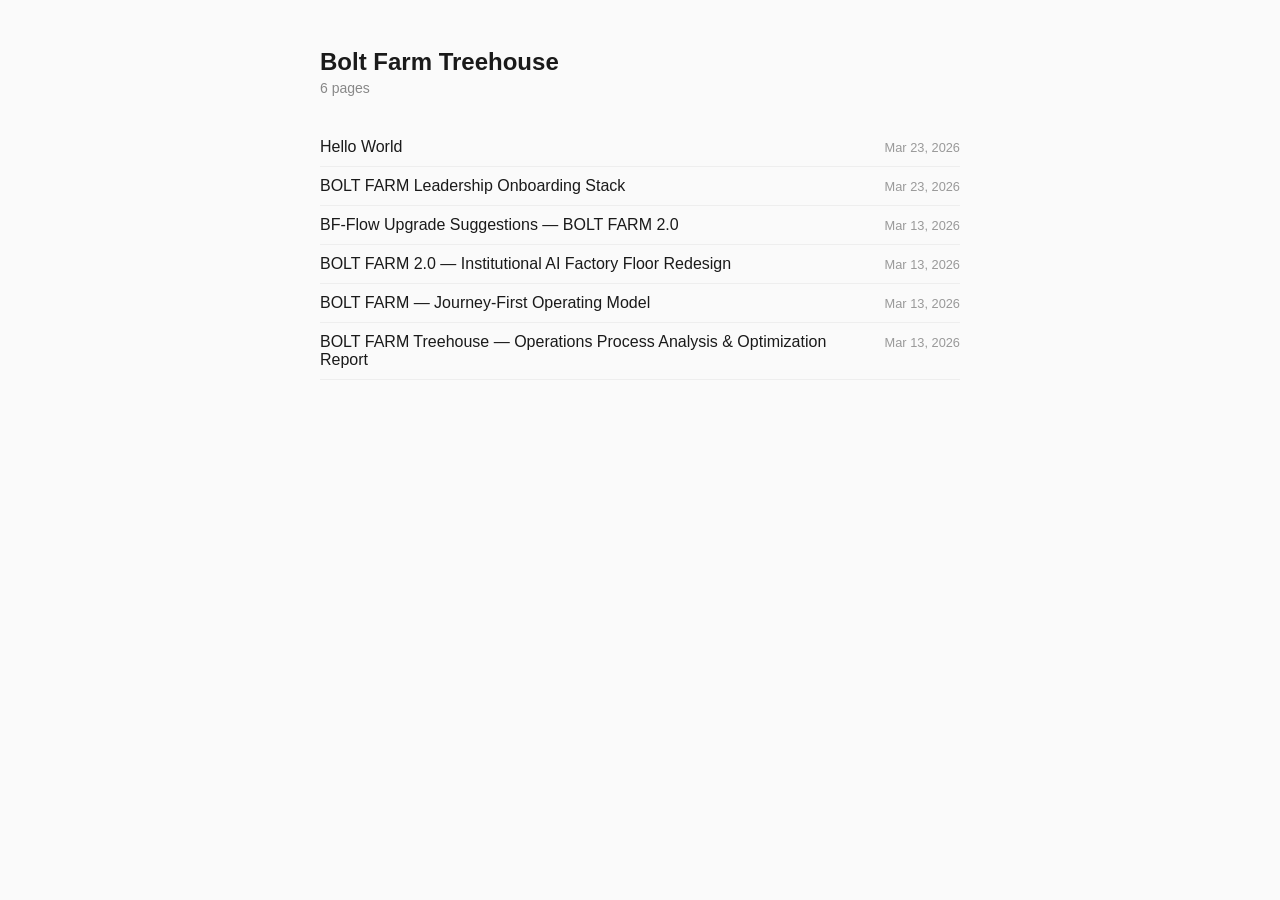
<file: index.html>
<!DOCTYPE html>
<html lang="en">
<head>
  <meta charset="UTF-8">
  <meta name="viewport" content="width=device-width, initial-scale=1.0">
  <title>Bolt Farm Treehouse</title>
  <link rel="stylesheet" href="style.css">
</head>
<body>
  <div class="container">
    <h1>Bolt Farm Treehouse</h1>
    <p class="subtitle">6 pages</p>
    <ul>
      <li><a href="pages/hello-world.html">Hello World</a><span class="date">Mar 23, 2026</span></li>
      <li><a href="pages/bolt-farm-leadership-onboarding-stack.html">BOLT FARM Leadership Onboarding Stack</a><span class="date">Mar 23, 2026</span></li>
      <li><a href="pages/bf-flow-upgrade-suggestions.html">BF-Flow Upgrade Suggestions — BOLT FARM 2.0</a><span class="date">Mar 13, 2026</span></li>
      <li><a href="pages/bolt-farm-institutional-ai-factory-floor.html">BOLT FARM 2.0 — Institutional AI Factory Floor Redesign</a><span class="date">Mar 13, 2026</span></li>
      <li><a href="pages/bolt-farm-journey-first-operating-model.html">BOLT FARM — Journey-First Operating Model</a><span class="date">Mar 13, 2026</span></li>
      <li><a href="pages/bolt-farm-operations-process-analysis.html">BOLT FARM Treehouse — Operations Process Analysis & Optimization Report</a><span class="date">Mar 13, 2026</span></li>
    </ul>
  </div>
</body>
</html>
</file>
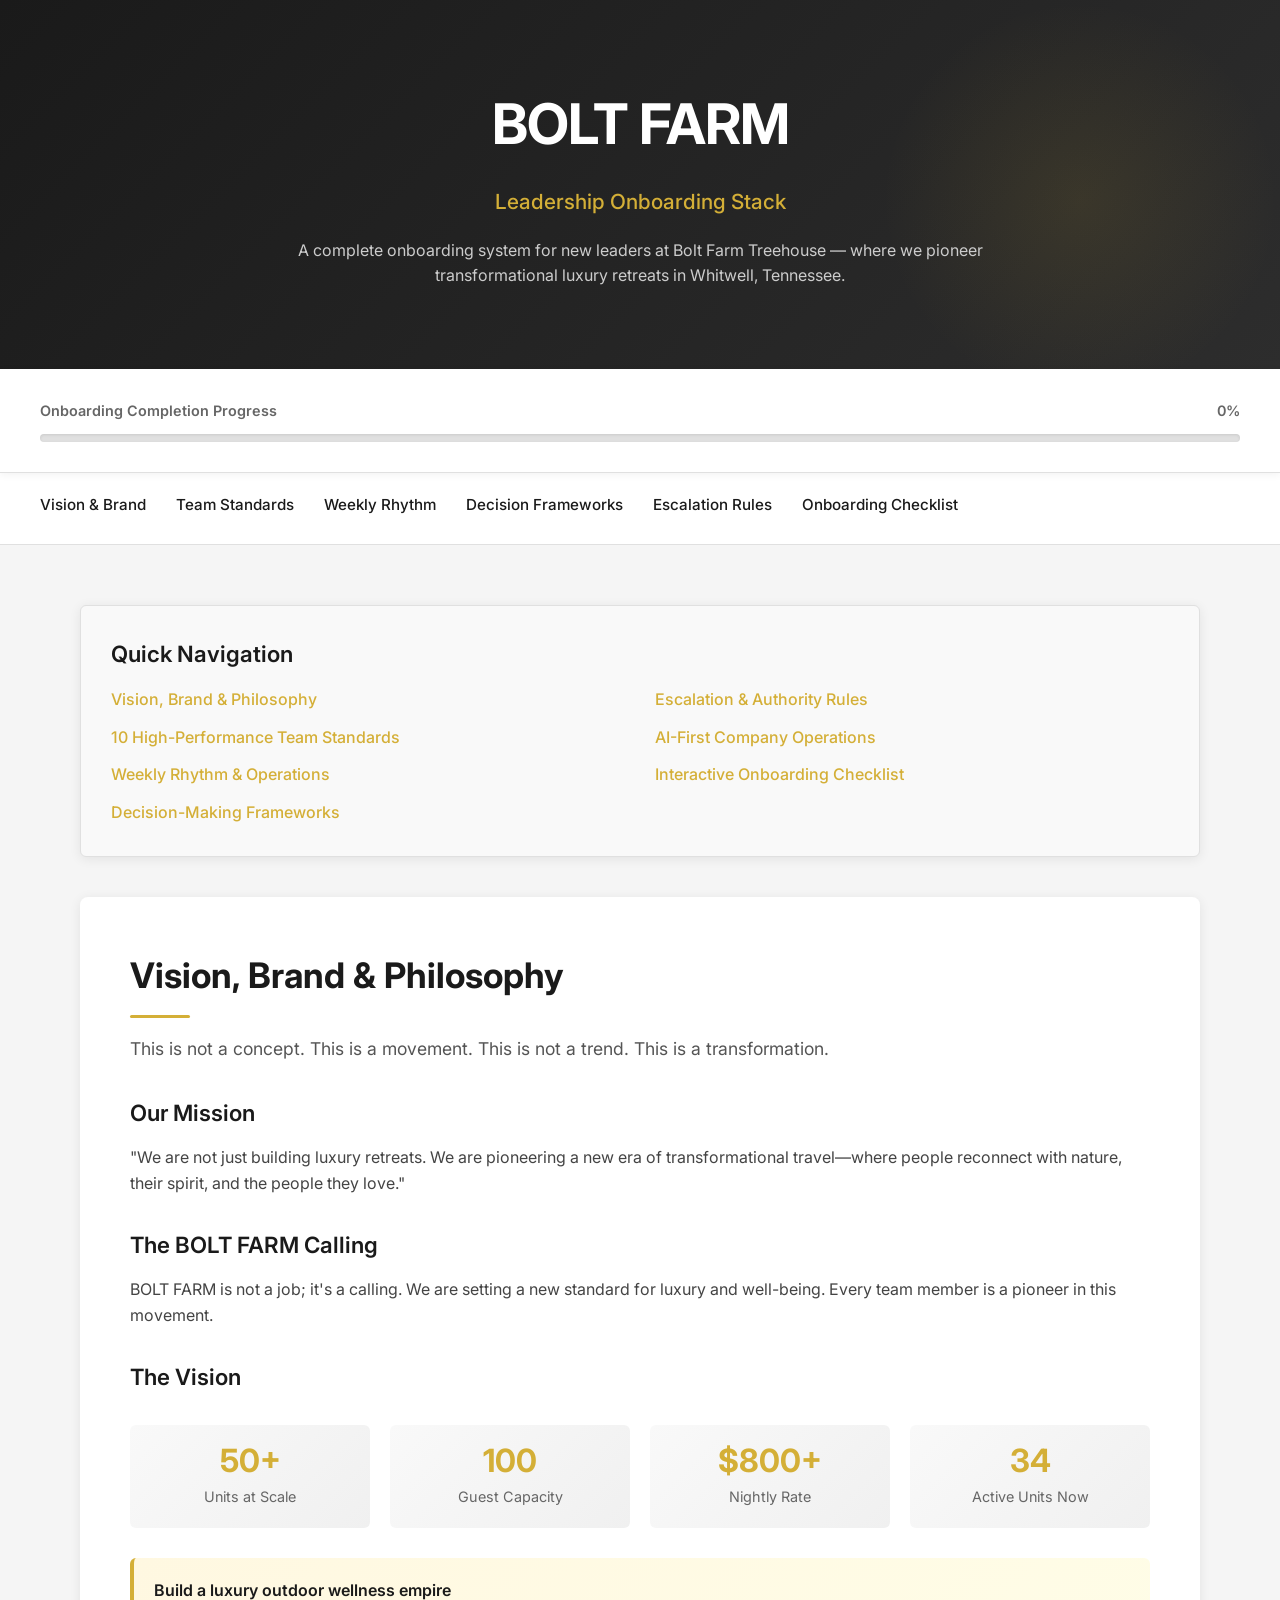
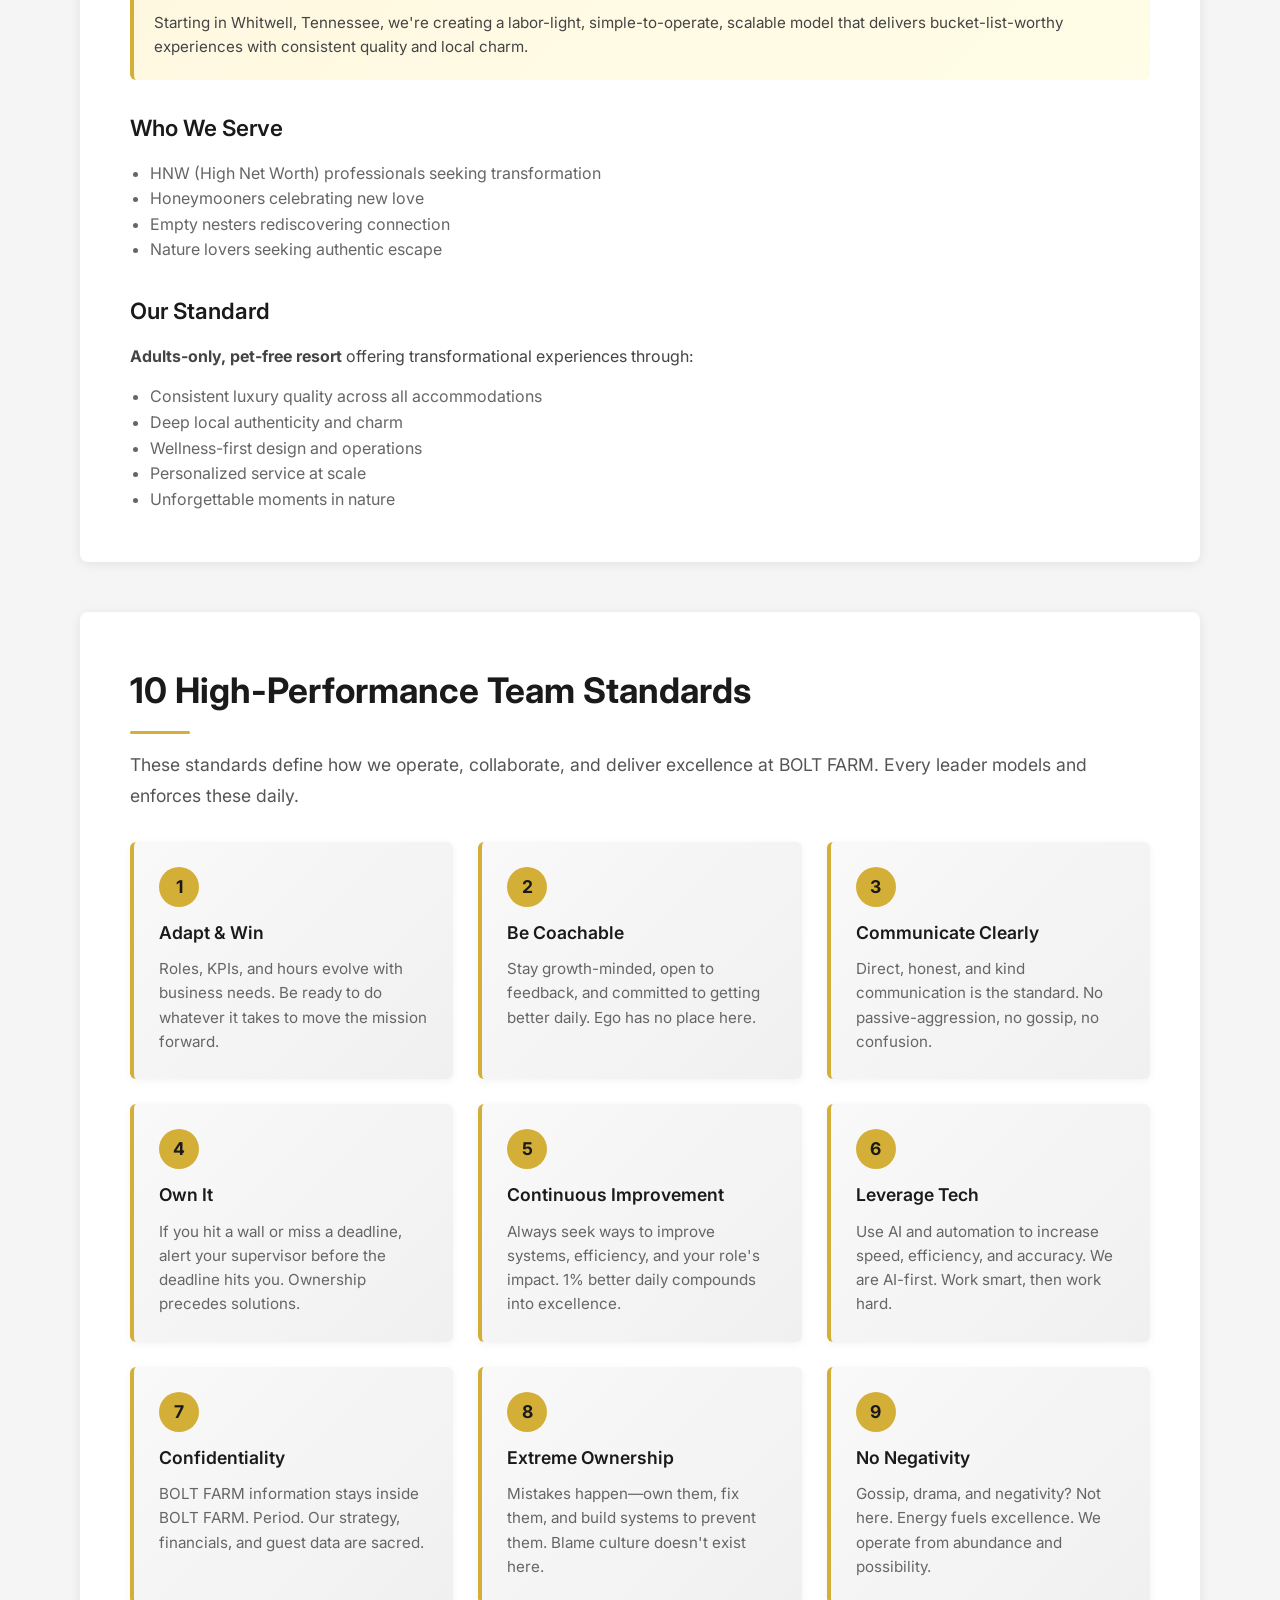
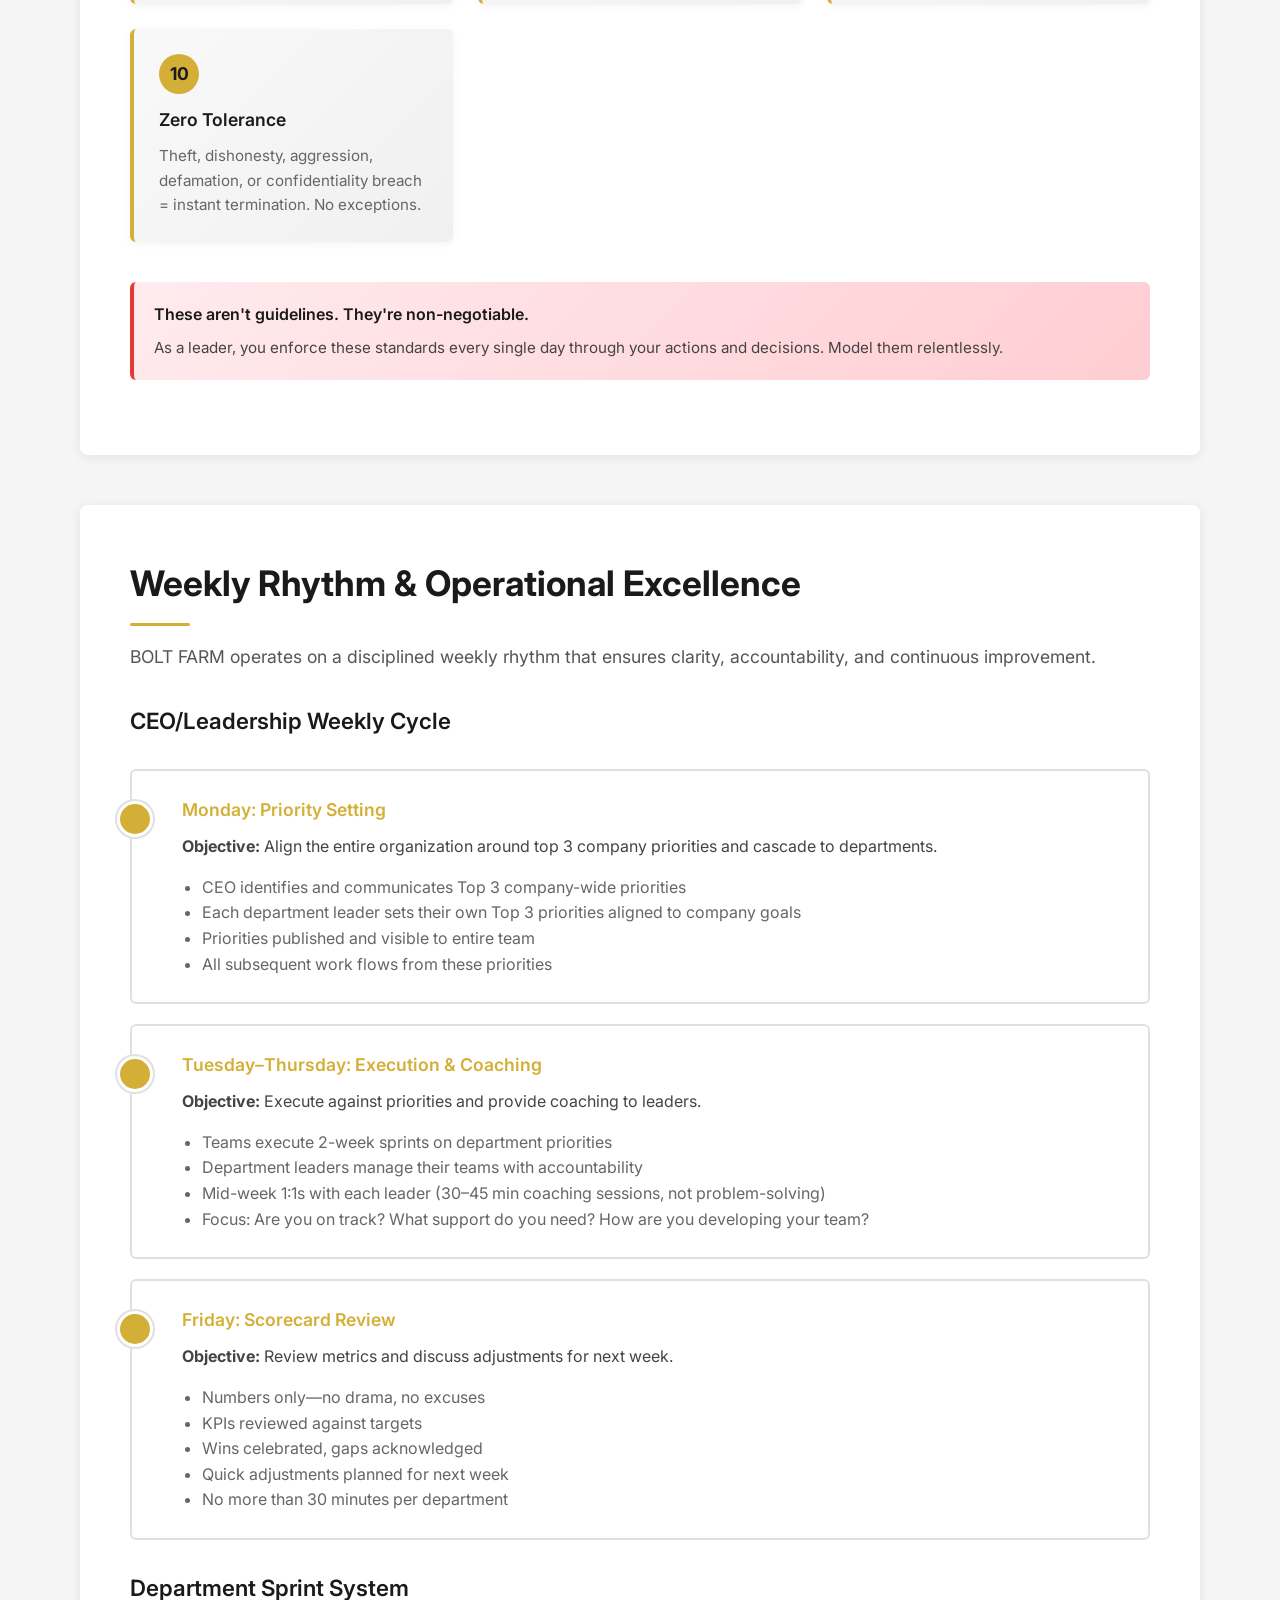
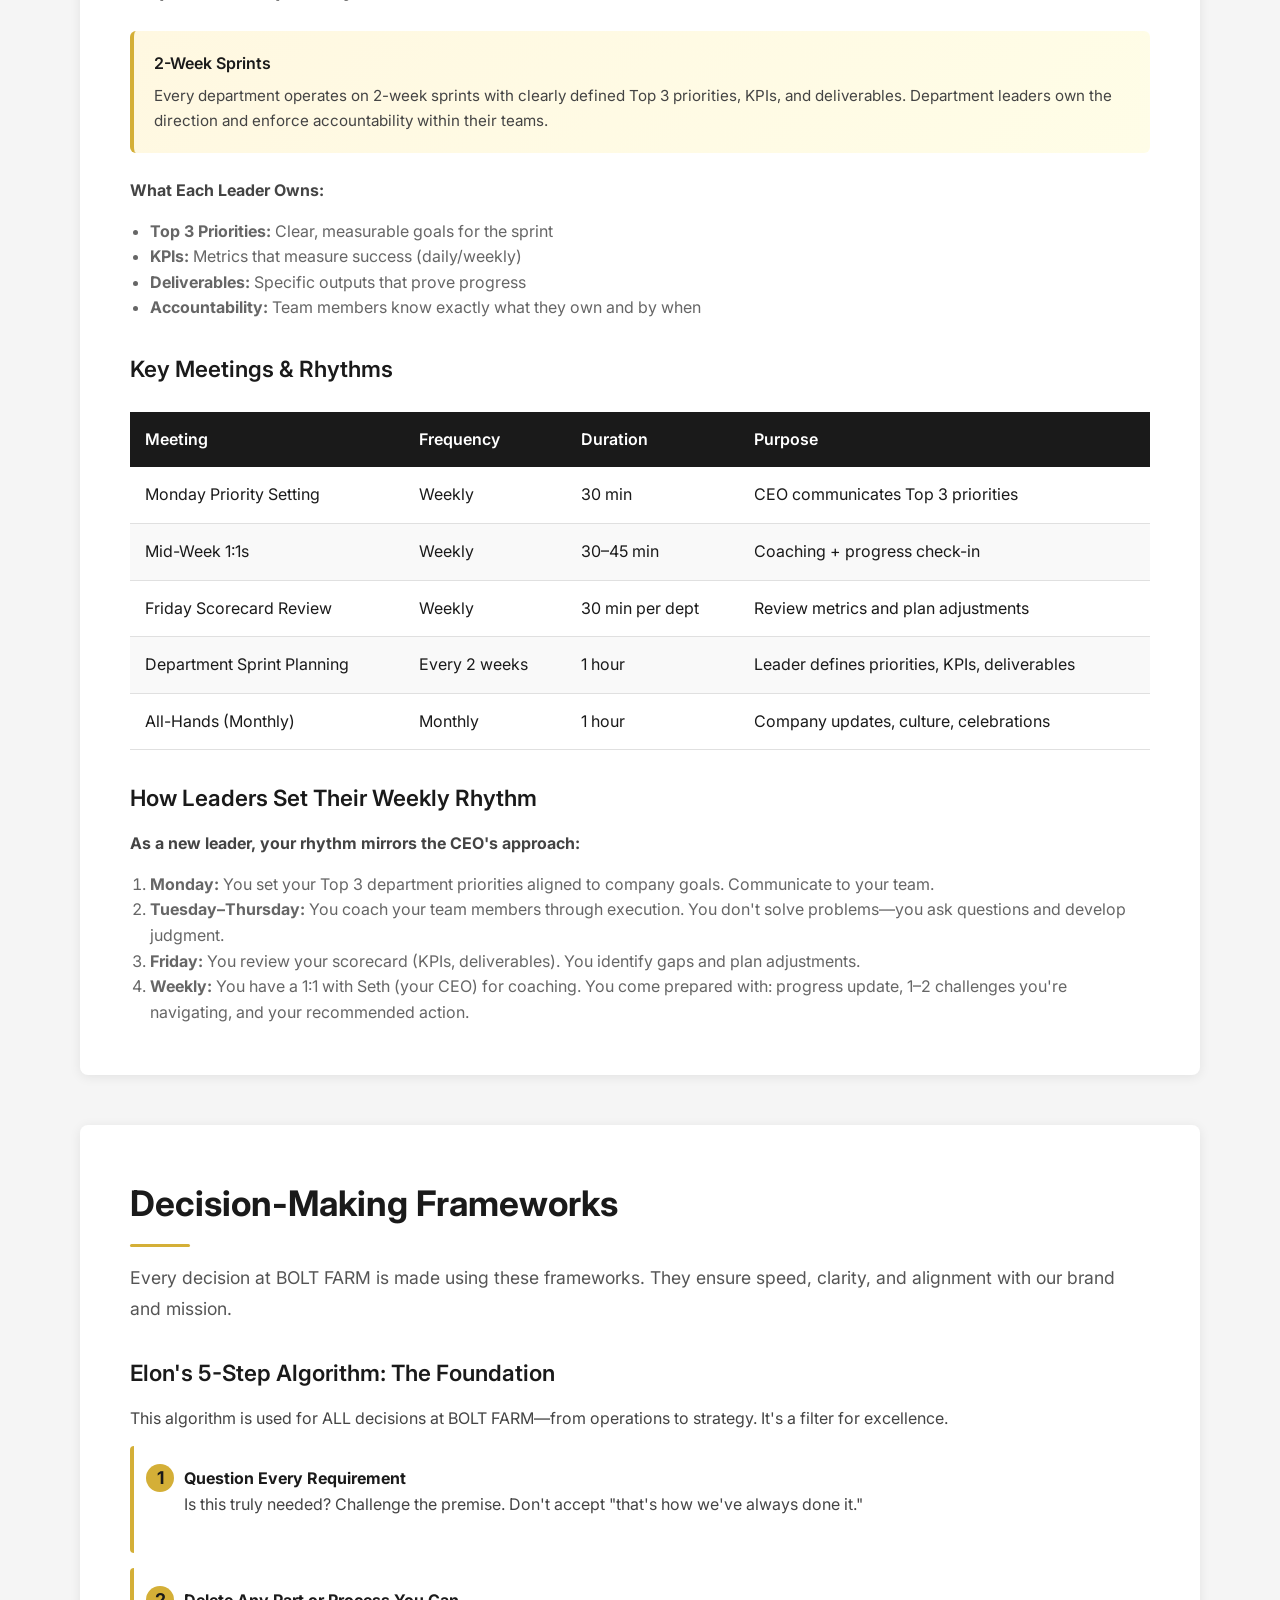
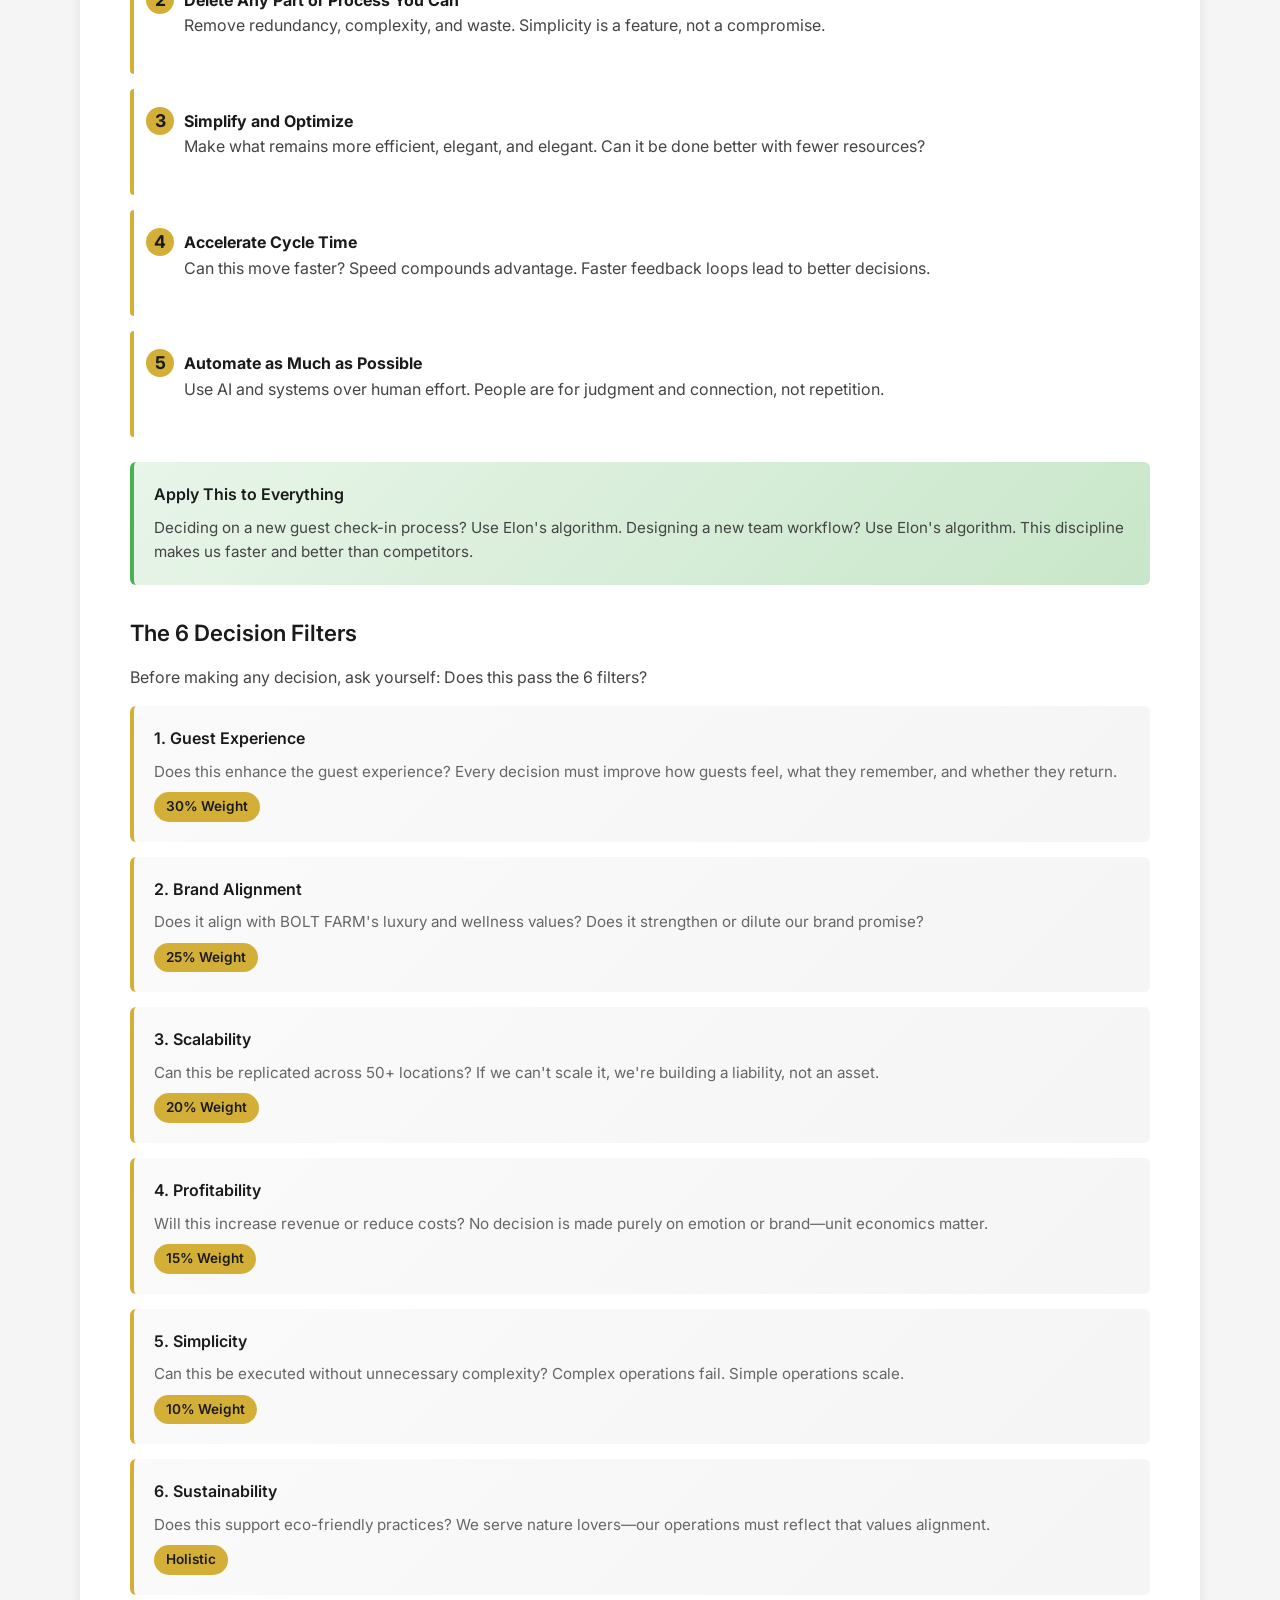
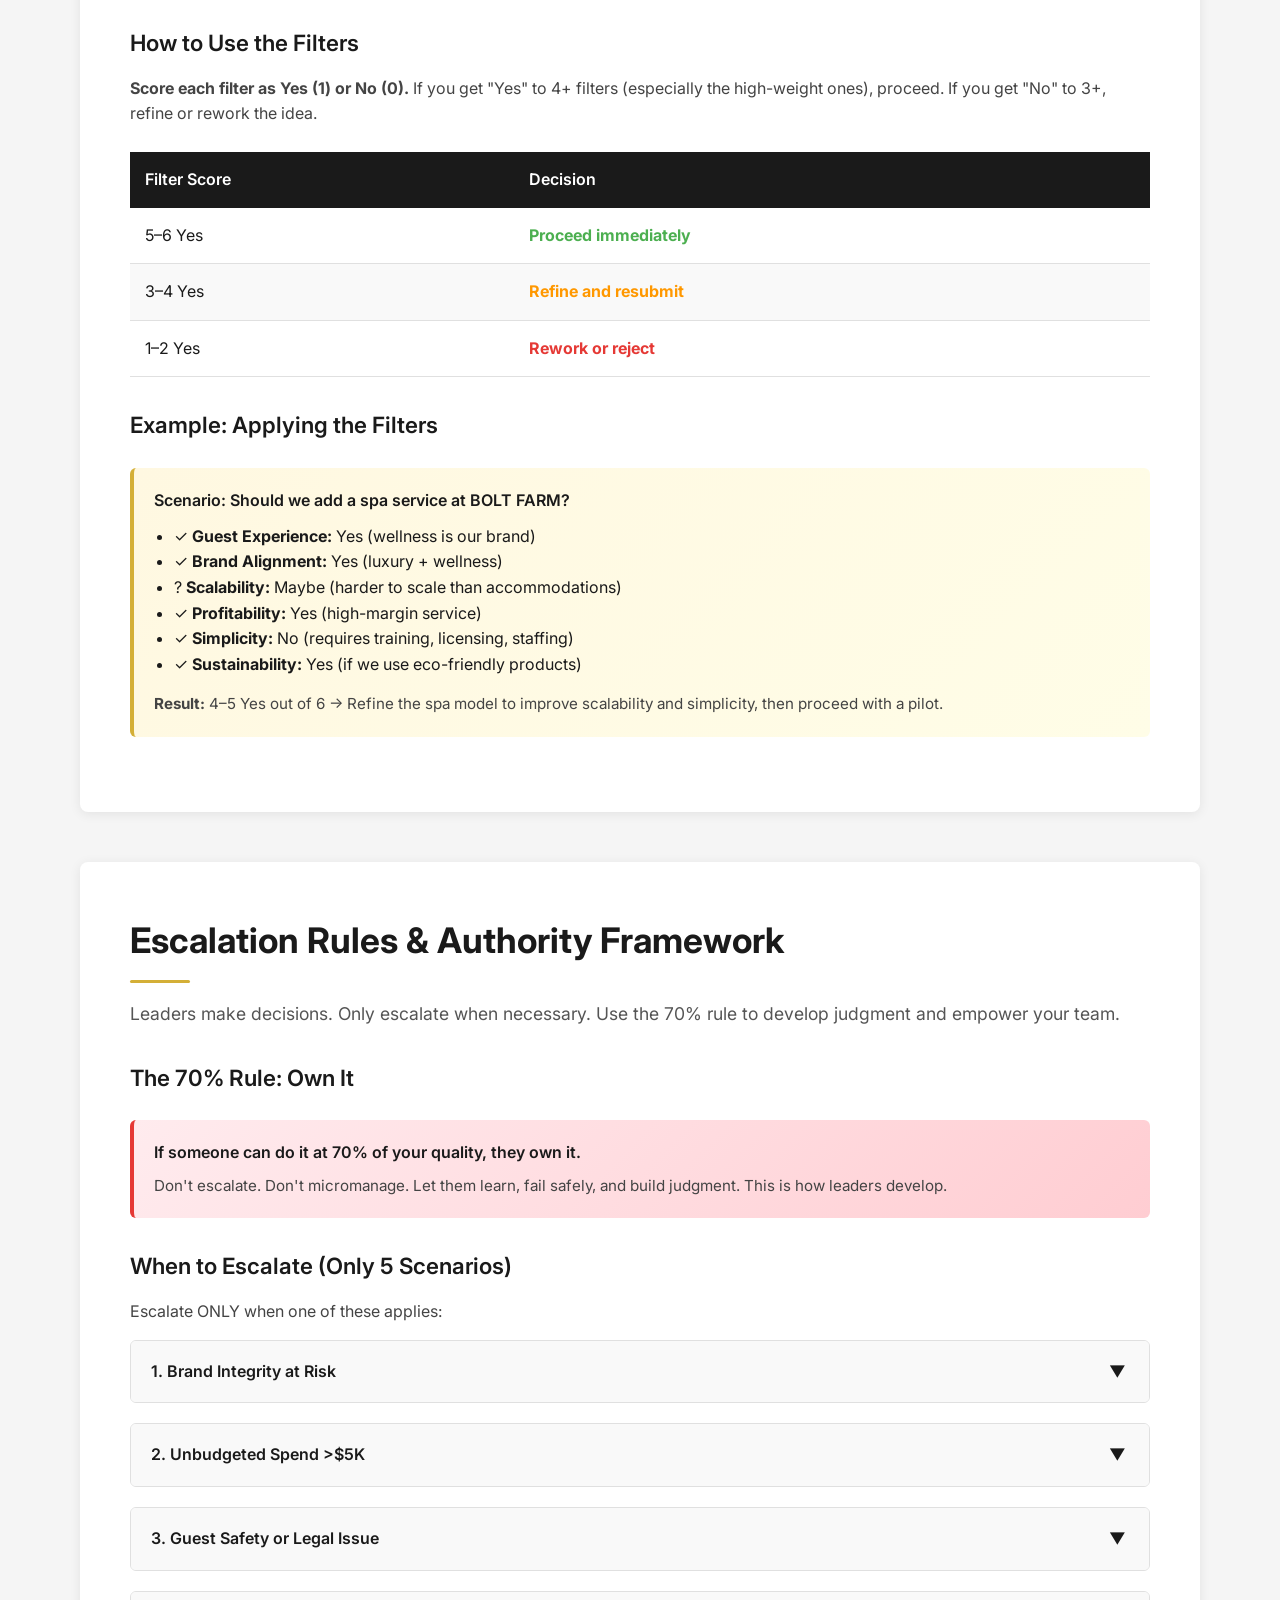
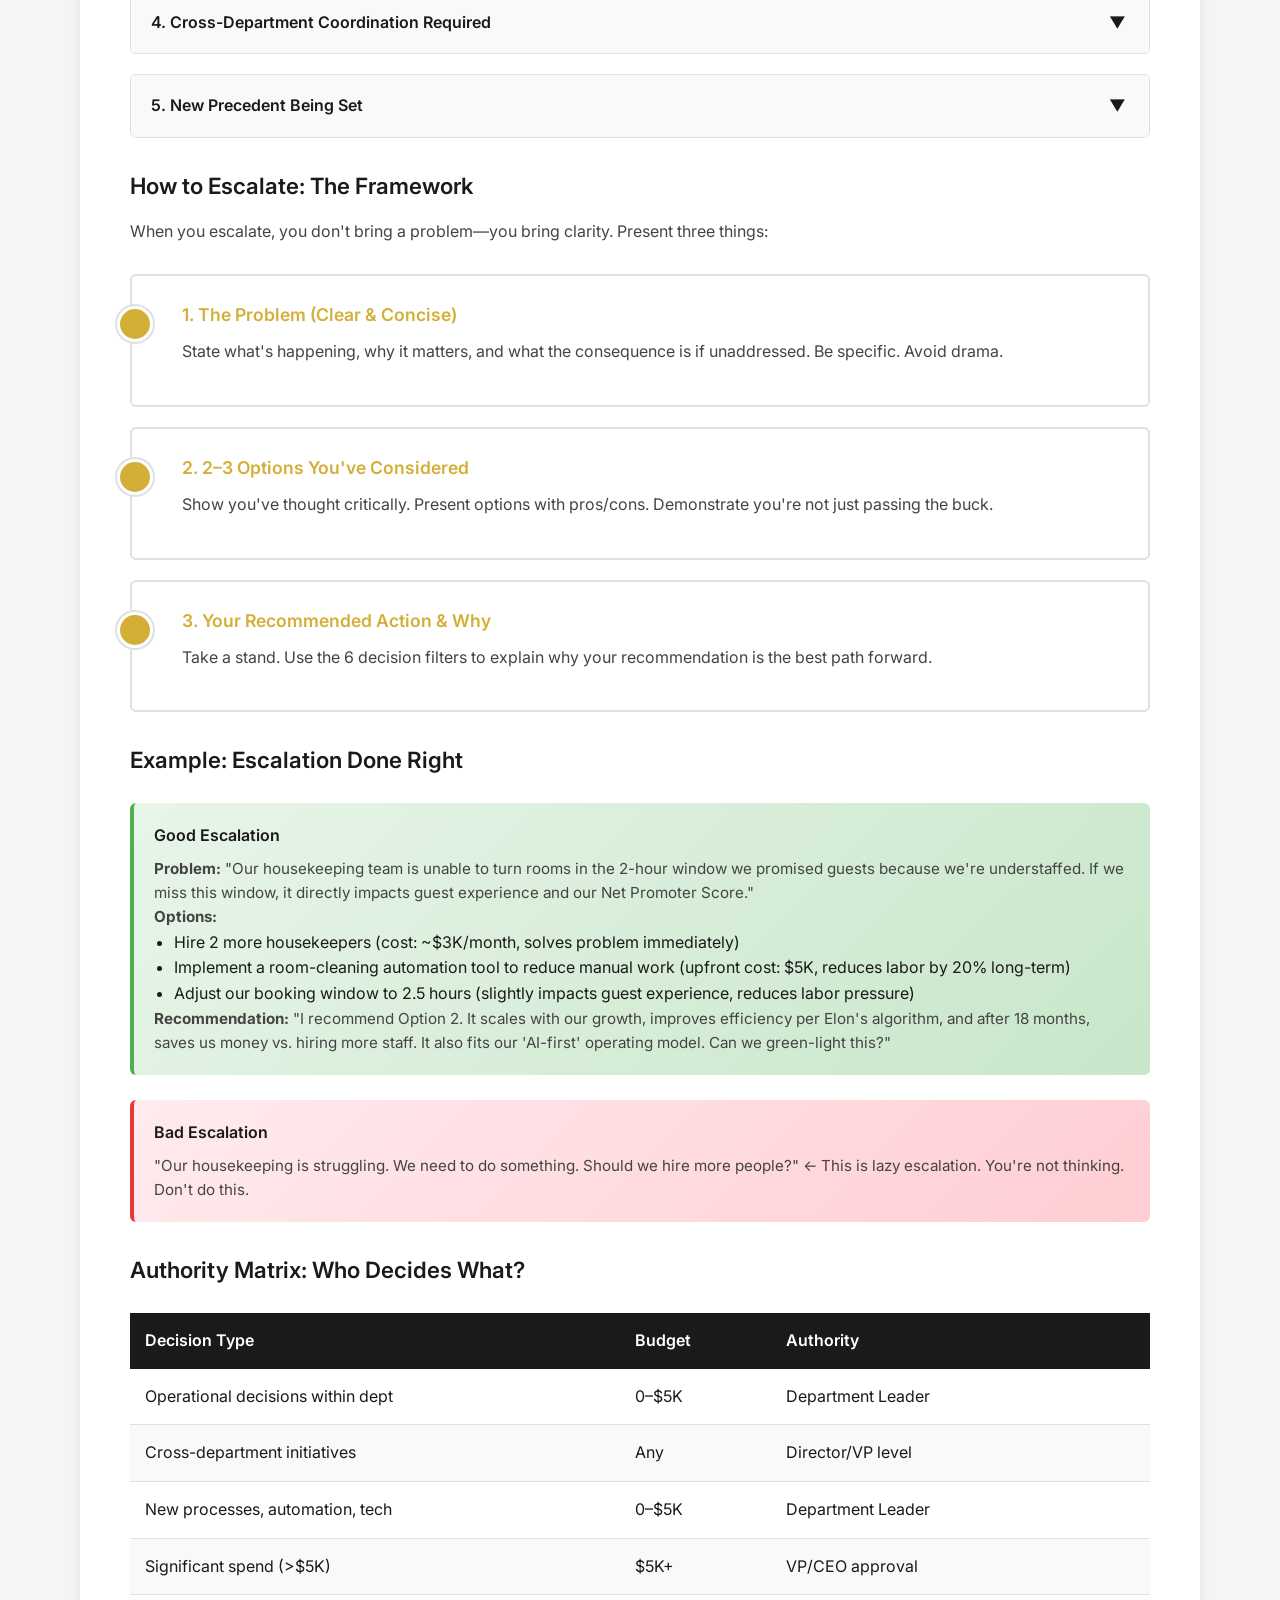
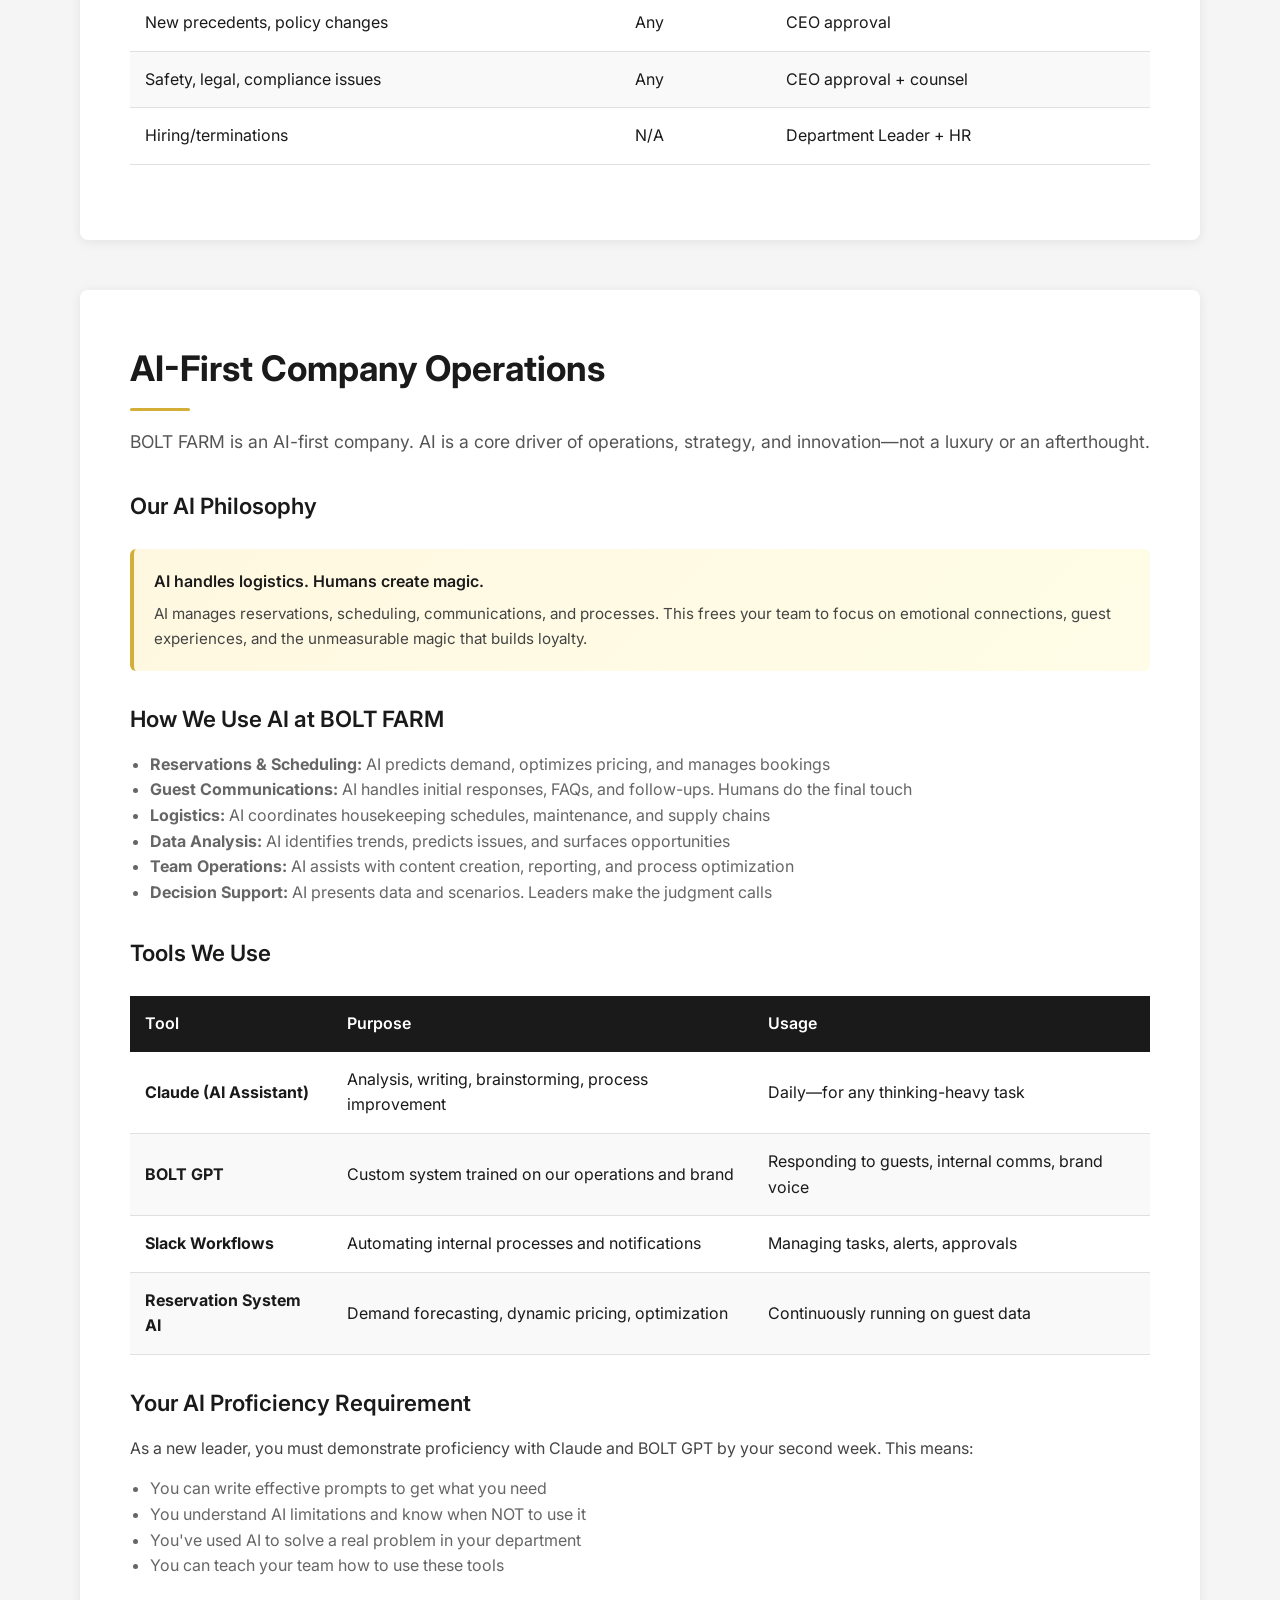
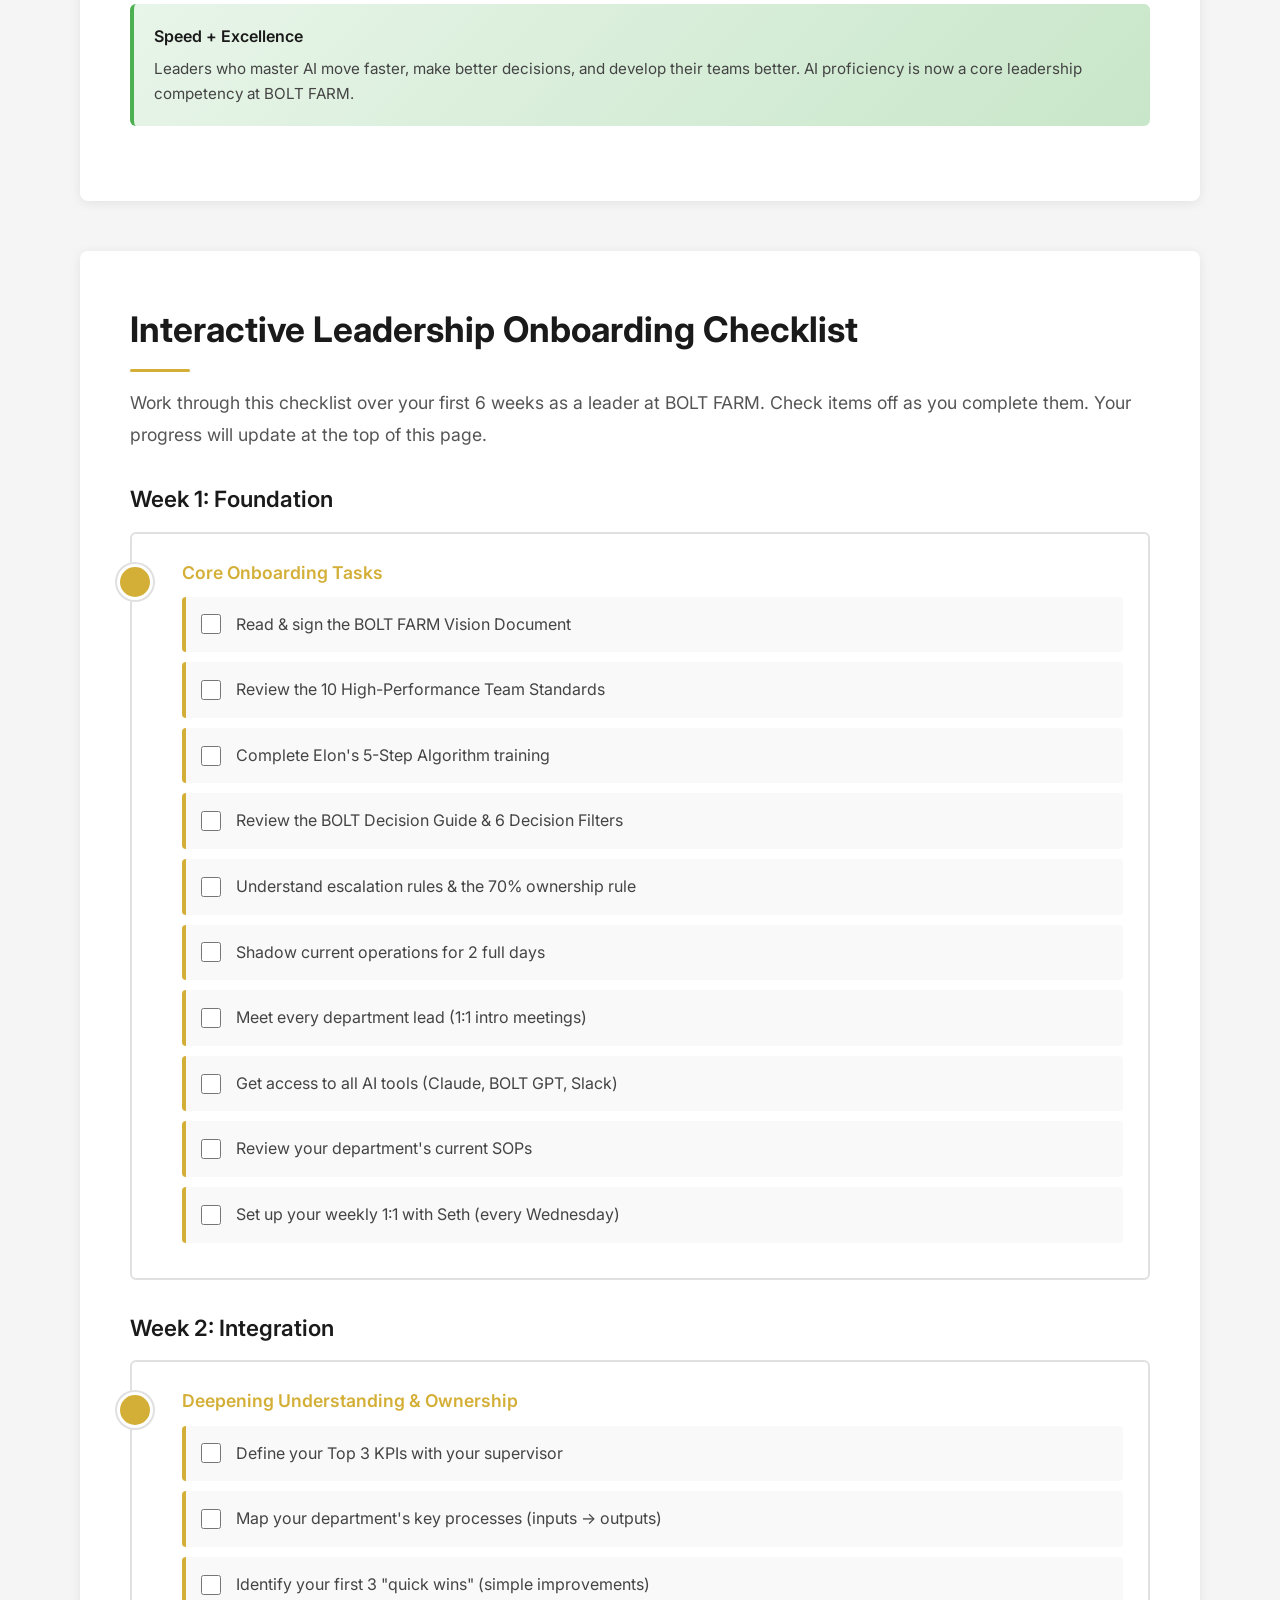
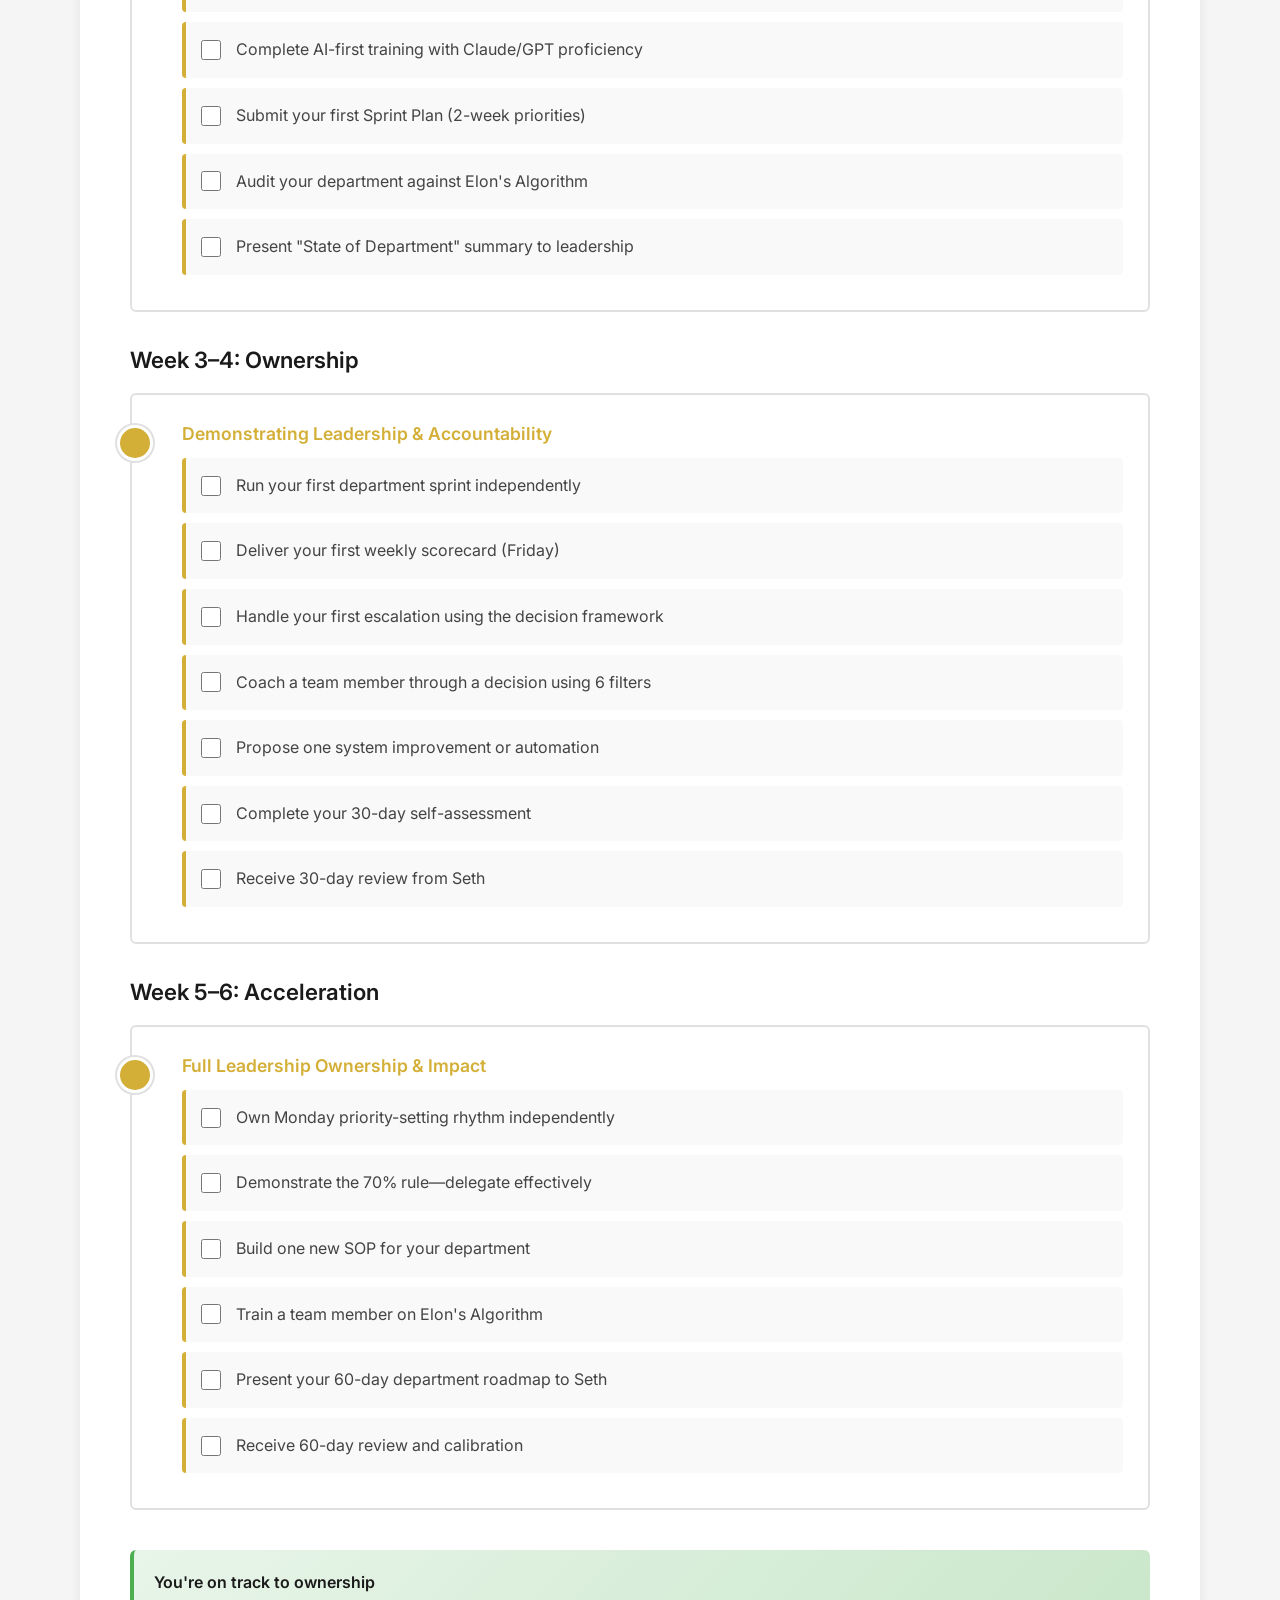
<file: bolt-farm-leadership-onboarding-stack.html>
<!DOCTYPE html>
<html lang="en">
<head>
    <meta charset="UTF-8">
    <meta name="viewport" content="width=device-width, initial-scale=1.0">
    <title>BOLT FARM Leadership Onboarding Stack</title>
    <link href="https://fonts.googleapis.com/css2?family=Inter:wght@300;400;500;600;700&display=swap" rel="stylesheet">

    <style>
        * {
            margin: 0;
            padding: 0;
            box-sizing: border-box;
        }

        html {
            scroll-behavior: smooth;
        }

        body {
            font-family: 'Inter', sans-serif;
            color: #1a1a1a;
            background-color: #f5f5f5;
            line-height: 1.6;
        }

        /* Header & Navigation */
        header {
            background: linear-gradient(135deg, #1a1a1a 0%, #2d2d2d 100%);
            color: white;
            padding: 80px 40px;
            text-align: center;
            position: relative;
            overflow: hidden;
        }

        header::before {
            content: '';
            position: absolute;
            top: 0;
            right: 0;
            width: 400px;
            height: 400px;
            background: radial-gradient(circle, rgba(212, 175, 55, 0.1) 0%, transparent 70%);
            border-radius: 50%;
            pointer-events: none;
        }

        header h1 {
            font-size: 3.5rem;
            font-weight: 700;
            margin-bottom: 15px;
            position: relative;
            z-index: 1;
            letter-spacing: -1px;
        }

        header .subtitle {
            font-size: 1.3rem;
            color: #d4af37;
            margin-bottom: 20px;
            font-weight: 500;
            position: relative;
            z-index: 1;
        }

        header p {
            font-size: 1rem;
            color: #ccc;
            max-width: 700px;
            margin: 0 auto;
            position: relative;
            z-index: 1;
        }

        /* Progress Tracker */
        .progress-section {
            background: white;
            padding: 30px 40px;
            border-bottom: 1px solid #e0e0e0;
            position: sticky;
            top: 0;
            z-index: 100;
            box-shadow: 0 2px 8px rgba(0,0,0,0.05);
        }

        .progress-container {
            max-width: 1200px;
            margin: 0 auto;
        }

        .progress-label {
            font-size: 0.9rem;
            font-weight: 600;
            color: #666;
            margin-bottom: 12px;
            display: flex;
            justify-content: space-between;
        }

        .progress-bar {
            height: 8px;
            background: #e0e0e0;
            border-radius: 10px;
            overflow: hidden;
            box-shadow: inset 0 1px 3px rgba(0,0,0,0.1);
        }

        .progress-fill {
            height: 100%;
            background: linear-gradient(90deg, #d4af37 0%, #b8941f 100%);
            border-radius: 10px;
            transition: width 0.3s ease;
            box-shadow: 0 0 10px rgba(212, 175, 55, 0.4);
        }

        /* Navigation */
        nav {
            background: white;
            padding: 20px 40px;
            border-bottom: 1px solid #e0e0e0;
            position: sticky;
            top: 60px;
            z-index: 99;
        }

        .nav-container {
            max-width: 1200px;
            margin: 0 auto;
            display: flex;
            gap: 30px;
            flex-wrap: wrap;
            font-size: 0.95rem;
        }

        nav a {
            color: #1a1a1a;
            text-decoration: none;
            font-weight: 500;
            transition: color 0.2s;
            border-bottom: 2px solid transparent;
            padding-bottom: 5px;
        }

        nav a:hover {
            color: #d4af37;
            border-bottom-color: #d4af37;
        }

        /* Main Content */
        .container {
            max-width: 1200px;
            margin: 0 auto;
            padding: 60px 40px;
        }

        section {
            background: white;
            margin-bottom: 50px;
            padding: 50px;
            border-radius: 8px;
            box-shadow: 0 2px 12px rgba(0,0,0,0.08);
        }

        h2 {
            font-size: 2.2rem;
            color: #1a1a1a;
            margin-bottom: 15px;
            font-weight: 700;
            position: relative;
            padding-bottom: 15px;
        }

        h2::after {
            content: '';
            position: absolute;
            bottom: 0;
            left: 0;
            width: 60px;
            height: 3px;
            background: #d4af37;
            border-radius: 2px;
        }

        h3 {
            font-size: 1.4rem;
            color: #1a1a1a;
            margin: 30px 0 15px 0;
            font-weight: 600;
        }

        h4 {
            font-size: 1.1rem;
            color: #333;
            margin: 20px 0 10px 0;
            font-weight: 600;
        }

        p {
            margin-bottom: 15px;
            color: #444;
            font-size: 1rem;
        }

        .intro-text {
            font-size: 1.1rem;
            color: #555;
            margin-bottom: 30px;
            line-height: 1.8;
        }

        /* Accordion/Collapsible Sections */
        .accordion-item {
            margin-bottom: 20px;
            border: 1px solid #e0e0e0;
            border-radius: 6px;
            overflow: hidden;
        }

        .accordion-header {
            background: #f9f9f9;
            padding: 18px 20px;
            cursor: pointer;
            display: flex;
            justify-content: space-between;
            align-items: center;
            font-weight: 600;
            color: #1a1a1a;
            transition: all 0.2s;
            user-select: none;
        }

        .accordion-header:hover {
            background: #f0f0f0;
        }

        .accordion-header.active {
            background: #1a1a1a;
            color: white;
        }

        .accordion-toggle {
            width: 24px;
            height: 24px;
            display: flex;
            align-items: center;
            justify-content: center;
            font-weight: bold;
            transition: transform 0.2s;
        }

        .accordion-header.active .accordion-toggle {
            transform: rotate(180deg);
        }

        .accordion-content {
            display: none;
            padding: 25px 20px;
            background: white;
            border-top: 1px solid #e0e0e0;
        }

        .accordion-content.active {
            display: block;
            animation: slideDown 0.3s ease;
        }

        @keyframes slideDown {
            from {
                opacity: 0;
                transform: translateY(-10px);
            }
            to {
                opacity: 1;
                transform: translateY(0);
            }
        }

        /* Checklist Styles */
        .checklist {
            list-style: none;
        }

        .checklist li {
            padding: 15px;
            margin: 10px 0;
            background: #f9f9f9;
            border-left: 4px solid #d4af37;
            border-radius: 4px;
            display: flex;
            align-items: center;
            transition: all 0.2s;
        }

        .checklist li:hover {
            background: #f0f0f0;
        }

        .checklist li.completed {
            background: #e8f5e9;
            border-left-color: #4caf50;
        }

        .checklist li.completed .task-text {
            text-decoration: line-through;
            color: #888;
        }

        .checklist input[type="checkbox"] {
            width: 20px;
            height: 20px;
            margin-right: 15px;
            cursor: pointer;
            accent-color: #d4af37;
        }

        .task-text {
            flex: 1;
            color: #444;
            font-size: 1rem;
        }

        /* Standards Grid */
        .standards-grid {
            display: grid;
            grid-template-columns: repeat(auto-fit, minmax(300px, 1fr));
            gap: 25px;
            margin-top: 30px;
        }

        .standard-card {
            background: linear-gradient(135deg, #f9f9f9 0%, #f0f0f0 100%);
            padding: 25px;
            border-radius: 6px;
            border-left: 4px solid #d4af37;
            box-shadow: 0 2px 8px rgba(0,0,0,0.05);
            transition: transform 0.2s, box-shadow 0.2s;
        }

        .standard-card:hover {
            transform: translateY(-4px);
            box-shadow: 0 8px 16px rgba(0,0,0,0.1);
        }

        .standard-number {
            display: inline-block;
            background: #d4af37;
            color: #1a1a1a;
            width: 40px;
            height: 40px;
            border-radius: 50%;
            display: flex;
            align-items: center;
            justify-content: center;
            font-weight: 700;
            margin-bottom: 12px;
            font-size: 1.1rem;
        }

        .standard-card h4 {
            margin: 12px 0 10px 0;
            color: #1a1a1a;
        }

        .standard-card p {
            margin: 0;
            font-size: 0.95rem;
            color: #666;
        }

        /* Decision Framework */
        .filter-box {
            background: linear-gradient(135deg, #fafafa 0%, #f5f5f5 100%);
            padding: 20px;
            margin: 15px 0;
            border-radius: 6px;
            border-left: 4px solid #d4af37;
        }

        .filter-title {
            font-weight: 600;
            color: #1a1a1a;
            margin-bottom: 8px;
        }

        .filter-description {
            color: #666;
            font-size: 0.95rem;
        }

        .weight-badge {
            display: inline-block;
            background: #d4af37;
            color: #1a1a1a;
            padding: 4px 12px;
            border-radius: 20px;
            font-size: 0.85rem;
            font-weight: 600;
            margin-top: 8px;
        }

        /* Algorithm Steps */
        .algorithm-steps {
            counter-reset: step-counter;
            list-style: none;
        }

        .algorithm-steps li {
            counter-increment: step-counter;
            padding: 20px;
            margin: 15px 0;
            background: white;
            border-left: 4px solid #d4af37;
            border-radius: 4px;
            position: relative;
            padding-left: 50px;
        }

        .algorithm-steps li::before {
            content: counter(step-counter);
            position: absolute;
            left: 12px;
            top: 18px;
            background: #d4af37;
            color: #1a1a1a;
            width: 28px;
            height: 28px;
            border-radius: 50%;
            display: flex;
            align-items: center;
            justify-content: center;
            font-weight: 700;
            font-size: 1.1rem;
        }

        /* Tables */
        table {
            width: 100%;
            border-collapse: collapse;
            margin: 25px 0;
        }

        th {
            background: #1a1a1a;
            color: white;
            padding: 15px;
            text-align: left;
            font-weight: 600;
        }

        td {
            padding: 15px;
            border-bottom: 1px solid #e0e0e0;
        }

        tr:nth-child(even) {
            background: #f9f9f9;
        }

        tr:hover {
            background: #f0f0f0;
        }

        /* Call-out Boxes */
        .callout {
            background: linear-gradient(135deg, #fff8e1 0%, #fffde7 100%);
            border-left: 4px solid #d4af37;
            padding: 20px;
            border-radius: 6px;
            margin: 25px 0;
        }

        .callout.important {
            background: linear-gradient(135deg, #ffebee 0%, #ffcdd2 100%);
            border-left-color: #e53935;
        }

        .callout.success {
            background: linear-gradient(135deg, #e8f5e9 0%, #c8e6c9 100%);
            border-left-color: #4caf50;
        }

        .callout-title {
            font-weight: 600;
            color: #1a1a1a;
            margin-bottom: 8px;
        }

        .callout p {
            margin: 0;
            font-size: 0.95rem;
        }

        /* Timeline/Phases */
        .phase-container {
            margin: 30px 0;
        }

        .phase {
            background: white;
            border: 2px solid #e0e0e0;
            border-radius: 6px;
            padding: 25px;
            margin-bottom: 20px;
            position: relative;
            padding-left: 50px;
        }

        .phase::before {
            content: '';
            position: absolute;
            left: -15px;
            top: 30px;
            width: 30px;
            height: 30px;
            background: #d4af37;
            border: 3px solid white;
            border-radius: 50%;
            box-shadow: 0 0 0 2px #e0e0e0;
        }

        .phase h4 {
            margin-top: 0;
            color: #d4af37;
        }

        /* Button Styles */
        button {
            background: #1a1a1a;
            color: white;
            border: none;
            padding: 12px 24px;
            border-radius: 4px;
            cursor: pointer;
            font-weight: 600;
            transition: all 0.2s;
            margin-top: 20px;
        }

        button:hover {
            background: #d4af37;
            color: #1a1a1a;
        }

        /* Footer */
        footer {
            background: #1a1a1a;
            color: white;
            text-align: center;
            padding: 40px;
            margin-top: 80px;
            font-size: 0.95rem;
        }

        footer p {
            color: #ccc;
            margin: 5px 0;
        }

        /* Table of Contents */
        .toc {
            background: #f9f9f9;
            border: 1px solid #e0e0e0;
            border-radius: 6px;
            padding: 30px;
            margin-bottom: 40px;
        }

        .toc h3 {
            margin-top: 0;
            color: #1a1a1a;
        }

        .toc ul {
            list-style: none;
            columns: 2;
            gap: 30px;
        }

        .toc li {
            margin-bottom: 12px;
        }

        .toc a {
            color: #d4af37;
            text-decoration: none;
            font-weight: 500;
            transition: color 0.2s;
        }

        .toc a:hover {
            color: #1a1a1a;
            text-decoration: underline;
        }

        /* Responsive */
        @media (max-width: 768px) {
            header {
                padding: 50px 25px;
            }

            header h1 {
                font-size: 2.2rem;
            }

            .container {
                padding: 30px 20px;
            }

            section {
                padding: 30px 20px;
            }

            .nav-container {
                gap: 15px;
            }

            nav a {
                font-size: 0.85rem;
            }

            .standards-grid {
                grid-template-columns: 1fr;
            }

            .toc ul {
                columns: 1;
            }

            .progress-section {
                padding: 20px;
            }

            h2 {
                font-size: 1.8rem;
            }

            h3 {
                font-size: 1.2rem;
            }
        }

        /* Print Styles */
        @media print {
            header {
                background: #1a1a1a;
                color: white;
                page-break-after: always;
            }

            nav, .progress-section {
                display: none;
            }

            section {
                page-break-inside: avoid;
                box-shadow: none;
                border: 1px solid #ccc;
                margin-bottom: 30px;
            }

            button {
                display: none;
            }

            a {
                color: #1a1a1a;
            }
        }

        /* Utility Classes */
        .gold-text {
            color: #d4af37;
        }

        .stats-row {
            display: grid;
            grid-template-columns: repeat(auto-fit, minmax(150px, 1fr));
            gap: 20px;
            margin: 30px 0;
        }

        .stat {
            text-align: center;
            padding: 20px;
            background: linear-gradient(135deg, #f9f9f9 0%, #f0f0f0 100%);
            border-radius: 6px;
        }

        .stat-number {
            font-size: 2rem;
            font-weight: 700;
            color: #d4af37;
            line-height: 1;
        }

        .stat-label {
            font-size: 0.9rem;
            color: #666;
            margin-top: 8px;
        }
    </style>
</head>
<body>
    <!-- Header -->
    <header>
        <h1>BOLT FARM</h1>
        <div class="subtitle">Leadership Onboarding Stack</div>
        <p>A complete onboarding system for new leaders at Bolt Farm Treehouse — where we pioneer transformational luxury retreats in Whitwell, Tennessee.</p>
    </header>

    <!-- Progress Tracker -->
    <div class="progress-section">
        <div class="progress-container">
            <div class="progress-label">
                <span>Onboarding Completion Progress</span>
                <span id="progressPercent">0%</span>
            </div>
            <div class="progress-bar">
                <div class="progress-fill" id="progressFill"></div>
            </div>
        </div>
    </div>

    <!-- Navigation -->
    <nav>
        <div class="nav-container">
            <a href="#vision">Vision & Brand</a>
            <a href="#standards">Team Standards</a>
            <a href="#weekly">Weekly Rhythm</a>
            <a href="#decision">Decision Frameworks</a>
            <a href="#escalation">Escalation Rules</a>
            <a href="#checklist">Onboarding Checklist</a>
        </div>
    </nav>

    <!-- Main Content -->
    <div class="container">
        <!-- Table of Contents -->
        <section class="toc">
            <h3>Quick Navigation</h3>
            <ul>
                <li><a href="#vision">Vision, Brand & Philosophy</a></li>
                <li><a href="#standards">10 High-Performance Team Standards</a></li>
                <li><a href="#weekly">Weekly Rhythm & Operations</a></li>
                <li><a href="#decision">Decision-Making Frameworks</a></li>
                <li><a href="#escalation">Escalation & Authority Rules</a></li>
                <li><a href="#ai-first">AI-First Company Operations</a></li>
                <li><a href="#checklist">Interactive Onboarding Checklist</a></li>
            </ul>
        </section>

        <!-- Section 1: Vision & Brand -->
        <section id="vision">
            <h2>Vision, Brand & Philosophy</h2>
            <p class="intro-text">This is not a concept. This is a movement. This is not a trend. This is a transformation.</p>

            <h3>Our Mission</h3>
            <p>"We are not just building luxury retreats. We are pioneering a new era of transformational travel—where people reconnect with nature, their spirit, and the people they love."</p>

            <h3>The BOLT FARM Calling</h3>
            <p>BOLT FARM is not a job; it's a calling. We are setting a new standard for luxury and well-being. Every team member is a pioneer in this movement.</p>

            <h3>The Vision</h3>
            <div class="stats-row">
                <div class="stat">
                    <div class="stat-number">50+</div>
                    <div class="stat-label">Units at Scale</div>
                </div>
                <div class="stat">
                    <div class="stat-number">100</div>
                    <div class="stat-label">Guest Capacity</div>
                </div>
                <div class="stat">
                    <div class="stat-number">$800+</div>
                    <div class="stat-label">Nightly Rate</div>
                </div>
                <div class="stat">
                    <div class="stat-number">34</div>
                    <div class="stat-label">Active Units Now</div>
                </div>
            </div>

            <div class="callout">
                <div class="callout-title">Build a luxury outdoor wellness empire</div>
                <p>Starting in Whitwell, Tennessee, we're creating a labor-light, simple-to-operate, scalable model that delivers bucket-list-worthy experiences with consistent quality and local charm.</p>
            </div>

            <h3>Who We Serve</h3>
            <ul style="margin-left: 20px; color: #666;">
                <li>HNW (High Net Worth) professionals seeking transformation</li>
                <li>Honeymooners celebrating new love</li>
                <li>Empty nesters rediscovering connection</li>
                <li>Nature lovers seeking authentic escape</li>
            </ul>

            <h3>Our Standard</h3>
            <p><strong>Adults-only, pet-free resort</strong> offering transformational experiences through:</p>
            <ul style="margin-left: 20px; color: #666;">
                <li>Consistent luxury quality across all accommodations</li>
                <li>Deep local authenticity and charm</li>
                <li>Wellness-first design and operations</li>
                <li>Personalized service at scale</li>
                <li>Unforgettable moments in nature</li>
            </ul>
        </section>

        <!-- Section 2: Team Standards -->
        <section id="standards">
            <h2>10 High-Performance Team Standards</h2>
            <p class="intro-text">These standards define how we operate, collaborate, and deliver excellence at BOLT FARM. Every leader models and enforces these daily.</p>

            <div class="standards-grid">
                <div class="standard-card">
                    <div class="standard-number">1</div>
                    <h4>Adapt & Win</h4>
                    <p>Roles, KPIs, and hours evolve with business needs. Be ready to do whatever it takes to move the mission forward.</p>
                </div>

                <div class="standard-card">
                    <div class="standard-number">2</div>
                    <h4>Be Coachable</h4>
                    <p>Stay growth-minded, open to feedback, and committed to getting better daily. Ego has no place here.</p>
                </div>

                <div class="standard-card">
                    <div class="standard-number">3</div>
                    <h4>Communicate Clearly</h4>
                    <p>Direct, honest, and kind communication is the standard. No passive-aggression, no gossip, no confusion.</p>
                </div>

                <div class="standard-card">
                    <div class="standard-number">4</div>
                    <h4>Own It</h4>
                    <p>If you hit a wall or miss a deadline, alert your supervisor before the deadline hits you. Ownership precedes solutions.</p>
                </div>

                <div class="standard-card">
                    <div class="standard-number">5</div>
                    <h4>Continuous Improvement</h4>
                    <p>Always seek ways to improve systems, efficiency, and your role's impact. 1% better daily compounds into excellence.</p>
                </div>

                <div class="standard-card">
                    <div class="standard-number">6</div>
                    <h4>Leverage Tech</h4>
                    <p>Use AI and automation to increase speed, efficiency, and accuracy. We are AI-first. Work smart, then work hard.</p>
                </div>

                <div class="standard-card">
                    <div class="standard-number">7</div>
                    <h4>Confidentiality</h4>
                    <p>BOLT FARM information stays inside BOLT FARM. Period. Our strategy, financials, and guest data are sacred.</p>
                </div>

                <div class="standard-card">
                    <div class="standard-number">8</div>
                    <h4>Extreme Ownership</h4>
                    <p>Mistakes happen—own them, fix them, and build systems to prevent them. Blame culture doesn't exist here.</p>
                </div>

                <div class="standard-card">
                    <div class="standard-number">9</div>
                    <h4>No Negativity</h4>
                    <p>Gossip, drama, and negativity? Not here. Energy fuels excellence. We operate from abundance and possibility.</p>
                </div>

                <div class="standard-card">
                    <div class="standard-number">10</div>
                    <h4>Zero Tolerance</h4>
                    <p>Theft, dishonesty, aggression, defamation, or confidentiality breach = instant termination. No exceptions.</p>
                </div>
            </div>

            <div class="callout important" style="margin-top: 40px;">
                <div class="callout-title">These aren't guidelines. They're non-negotiable.</div>
                <p>As a leader, you enforce these standards every single day through your actions and decisions. Model them relentlessly.</p>
            </div>
        </section>

        <!-- Section 3: Weekly Rhythm -->
        <section id="weekly">
            <h2>Weekly Rhythm & Operational Excellence</h2>
            <p class="intro-text">BOLT FARM operates on a disciplined weekly rhythm that ensures clarity, accountability, and continuous improvement.</p>

            <h3>CEO/Leadership Weekly Cycle</h3>

            <div class="phase-container">
                <div class="phase">
                    <h4>Monday: Priority Setting</h4>
                    <p><strong>Objective:</strong> Align the entire organization around top 3 company priorities and cascade to departments.</p>
                    <ul style="margin-left: 20px; margin-top: 10px; color: #666;">
                        <li>CEO identifies and communicates Top 3 company-wide priorities</li>
                        <li>Each department leader sets their own Top 3 priorities aligned to company goals</li>
                        <li>Priorities published and visible to entire team</li>
                        <li>All subsequent work flows from these priorities</li>
                    </ul>
                </div>

                <div class="phase">
                    <h4>Tuesday–Thursday: Execution & Coaching</h4>
                    <p><strong>Objective:</strong> Execute against priorities and provide coaching to leaders.</p>
                    <ul style="margin-left: 20px; margin-top: 10px; color: #666;">
                        <li>Teams execute 2-week sprints on department priorities</li>
                        <li>Department leaders manage their teams with accountability</li>
                        <li>Mid-week 1:1s with each leader (30–45 min coaching sessions, not problem-solving)</li>
                        <li>Focus: Are you on track? What support do you need? How are you developing your team?</li>
                    </ul>
                </div>

                <div class="phase">
                    <h4>Friday: Scorecard Review</h4>
                    <p><strong>Objective:</strong> Review metrics and discuss adjustments for next week.</p>
                    <ul style="margin-left: 20px; margin-top: 10px; color: #666;">
                        <li>Numbers only—no drama, no excuses</li>
                        <li>KPIs reviewed against targets</li>
                        <li>Wins celebrated, gaps acknowledged</li>
                        <li>Quick adjustments planned for next week</li>
                        <li>No more than 30 minutes per department</li>
                    </ul>
                </div>
            </div>

            <h3>Department Sprint System</h3>

            <div class="callout">
                <div class="callout-title">2-Week Sprints</div>
                <p>Every department operates on 2-week sprints with clearly defined Top 3 priorities, KPIs, and deliverables. Department leaders own the direction and enforce accountability within their teams.</p>
            </div>

            <p><strong>What Each Leader Owns:</strong></p>
            <ul style="margin-left: 20px; color: #666;">
                <li><strong>Top 3 Priorities:</strong> Clear, measurable goals for the sprint</li>
                <li><strong>KPIs:</strong> Metrics that measure success (daily/weekly)</li>
                <li><strong>Deliverables:</strong> Specific outputs that prove progress</li>
                <li><strong>Accountability:</strong> Team members know exactly what they own and by when</li>
            </ul>

            <h3>Key Meetings & Rhythms</h3>

            <table>
                <thead>
                    <tr>
                        <th>Meeting</th>
                        <th>Frequency</th>
                        <th>Duration</th>
                        <th>Purpose</th>
                    </tr>
                </thead>
                <tbody>
                    <tr>
                        <td>Monday Priority Setting</td>
                        <td>Weekly</td>
                        <td>30 min</td>
                        <td>CEO communicates Top 3 priorities</td>
                    </tr>
                    <tr>
                        <td>Mid-Week 1:1s</td>
                        <td>Weekly</td>
                        <td>30–45 min</td>
                        <td>Coaching + progress check-in</td>
                    </tr>
                    <tr>
                        <td>Friday Scorecard Review</td>
                        <td>Weekly</td>
                        <td>30 min per dept</td>
                        <td>Review metrics and plan adjustments</td>
                    </tr>
                    <tr>
                        <td>Department Sprint Planning</td>
                        <td>Every 2 weeks</td>
                        <td>1 hour</td>
                        <td>Leader defines priorities, KPIs, deliverables</td>
                    </tr>
                    <tr>
                        <td>All-Hands (Monthly)</td>
                        <td>Monthly</td>
                        <td>1 hour</td>
                        <td>Company updates, culture, celebrations</td>
                    </tr>
                </tbody>
            </table>

            <h3>How Leaders Set Their Weekly Rhythm</h3>

            <p><strong>As a new leader, your rhythm mirrors the CEO's approach:</strong></p>
            <ol style="margin-left: 20px; color: #666;">
                <li><strong>Monday:</strong> You set your Top 3 department priorities aligned to company goals. Communicate to your team.</li>
                <li><strong>Tuesday–Thursday:</strong> You coach your team members through execution. You don't solve problems—you ask questions and develop judgment.</li>
                <li><strong>Friday:</strong> You review your scorecard (KPIs, deliverables). You identify gaps and plan adjustments.</li>
                <li><strong>Weekly:</strong> You have a 1:1 with Seth (your CEO) for coaching. You come prepared with: progress update, 1–2 challenges you're navigating, and your recommended action.</li>
            </ol>
        </section>

        <!-- Section 4: Decision-Making Frameworks -->
        <section id="decision">
            <h2>Decision-Making Frameworks</h2>
            <p class="intro-text">Every decision at BOLT FARM is made using these frameworks. They ensure speed, clarity, and alignment with our brand and mission.</p>

            <h3>Elon's 5-Step Algorithm: The Foundation</h3>
            <p>This algorithm is used for ALL decisions at BOLT FARM—from operations to strategy. It's a filter for excellence.</p>

            <ol class="algorithm-steps">
                <li>
                    <strong>Question Every Requirement</strong>
                    <p>Is this truly needed? Challenge the premise. Don't accept "that's how we've always done it."</p>
                </li>
                <li>
                    <strong>Delete Any Part or Process You Can</strong>
                    <p>Remove redundancy, complexity, and waste. Simplicity is a feature, not a compromise.</p>
                </li>
                <li>
                    <strong>Simplify and Optimize</strong>
                    <p>Make what remains more efficient, elegant, and elegant. Can it be done better with fewer resources?</p>
                </li>
                <li>
                    <strong>Accelerate Cycle Time</strong>
                    <p>Can this move faster? Speed compounds advantage. Faster feedback loops lead to better decisions.</p>
                </li>
                <li>
                    <strong>Automate as Much as Possible</strong>
                    <p>Use AI and systems over human effort. People are for judgment and connection, not repetition.</p>
                </li>
            </ol>

            <div class="callout success">
                <div class="callout-title">Apply This to Everything</div>
                <p>Deciding on a new guest check-in process? Use Elon's algorithm. Designing a new team workflow? Use Elon's algorithm. This discipline makes us faster and better than competitors.</p>
            </div>

            <h3>The 6 Decision Filters</h3>
            <p>Before making any decision, ask yourself: Does this pass the 6 filters?</p>

            <div class="filter-box">
                <div class="filter-title">1. Guest Experience</div>
                <div class="filter-description">Does this enhance the guest experience? Every decision must improve how guests feel, what they remember, and whether they return.</div>
                <div class="weight-badge">30% Weight</div>
            </div>

            <div class="filter-box">
                <div class="filter-title">2. Brand Alignment</div>
                <div class="filter-description">Does it align with BOLT FARM's luxury and wellness values? Does it strengthen or dilute our brand promise?</div>
                <div class="weight-badge">25% Weight</div>
            </div>

            <div class="filter-box">
                <div class="filter-title">3. Scalability</div>
                <div class="filter-description">Can this be replicated across 50+ locations? If we can't scale it, we're building a liability, not an asset.</div>
                <div class="weight-badge">20% Weight</div>
            </div>

            <div class="filter-box">
                <div class="filter-title">4. Profitability</div>
                <div class="filter-description">Will this increase revenue or reduce costs? No decision is made purely on emotion or brand—unit economics matter.</div>
                <div class="weight-badge">15% Weight</div>
            </div>

            <div class="filter-box">
                <div class="filter-title">5. Simplicity</div>
                <div class="filter-description">Can this be executed without unnecessary complexity? Complex operations fail. Simple operations scale.</div>
                <div class="weight-badge">10% Weight</div>
            </div>

            <div class="filter-box">
                <div class="filter-title">6. Sustainability</div>
                <div class="filter-description">Does this support eco-friendly practices? We serve nature lovers—our operations must reflect that values alignment.</div>
                <div class="weight-badge">Holistic</div>
            </div>

            <h3>How to Use the Filters</h3>

            <p><strong>Score each filter as Yes (1) or No (0).</strong> If you get "Yes" to 4+ filters (especially the high-weight ones), proceed. If you get "No" to 3+, refine or rework the idea.</p>

            <table>
                <thead>
                    <tr>
                        <th>Filter Score</th>
                        <th>Decision</th>
                    </tr>
                </thead>
                <tbody>
                    <tr>
                        <td>5–6 Yes</td>
                        <td><strong style="color: #4caf50;">Proceed immediately</strong></td>
                    </tr>
                    <tr>
                        <td>3–4 Yes</td>
                        <td><strong style="color: #ff9800;">Refine and resubmit</strong></td>
                    </tr>
                    <tr>
                        <td>1–2 Yes</td>
                        <td><strong style="color: #e53935;">Rework or reject</strong></td>
                    </tr>
                </tbody>
            </table>

            <h3>Example: Applying the Filters</h3>

            <div class="callout">
                <div class="callout-title">Scenario: Should we add a spa service at BOLT FARM?</div>
                <ul style="margin-left: 20px; margin-top: 10px;">
                    <li>✓ <strong>Guest Experience:</strong> Yes (wellness is our brand)</li>
                    <li>✓ <strong>Brand Alignment:</strong> Yes (luxury + wellness)</li>
                    <li>? <strong>Scalability:</strong> Maybe (harder to scale than accommodations)</li>
                    <li>✓ <strong>Profitability:</strong> Yes (high-margin service)</li>
                    <li>✓ <strong>Simplicity:</strong> No (requires training, licensing, staffing)</li>
                    <li>✓ <strong>Sustainability:</strong> Yes (if we use eco-friendly products)</li>
                </ul>
                <p style="margin-top: 15px;"><strong>Result:</strong> 4–5 Yes out of 6 → Refine the spa model to improve scalability and simplicity, then proceed with a pilot.</p>
            </div>
        </section>

        <!-- Section 5: Escalation Framework -->
        <section id="escalation">
            <h2>Escalation Rules & Authority Framework</h2>
            <p class="intro-text">Leaders make decisions. Only escalate when necessary. Use the 70% rule to develop judgment and empower your team.</p>

            <h3>The 70% Rule: Own It</h3>

            <div class="callout important">
                <div class="callout-title">If someone can do it at 70% of your quality, they own it.</div>
                <p>Don't escalate. Don't micromanage. Let them learn, fail safely, and build judgment. This is how leaders develop.</p>
            </div>

            <h3>When to Escalate (Only 5 Scenarios)</h3>

            <p>Escalate ONLY when one of these applies:</p>

            <div class="accordion-item">
                <div class="accordion-header" onclick="toggleAccordion(this)">
                    <span>1. Brand Integrity at Risk</span>
                    <span class="accordion-toggle">▼</span>
                </div>
                <div class="accordion-content">
                    <p>The decision affects BOLT FARM's brand promise, values, or reputation in a material way.</p>
                    <p><strong>Example:</strong> A team member wants to offer 50% discounts to friends. This breaks our pricing integrity and dilutes our luxury position. Escalate.</p>
                </div>
            </div>

            <div class="accordion-item">
                <div class="accordion-header" onclick="toggleAccordion(this)">
                    <span>2. Unbudgeted Spend >$5K</span>
                    <span class="accordion-toggle">▼</span>
                </div>
                <div class="accordion-content">
                    <p>Any expense that exceeds $5,000 and wasn't planned requires approval from the next level of leadership.</p>
                    <p><strong>Example:</strong> You want to hire a contractor for $8K to fix a building issue. Escalate for approval and budget adjustment.</p>
                </div>
            </div>

            <div class="accordion-item">
                <div class="accordion-header" onclick="toggleAccordion(this)">
                    <span>3. Guest Safety or Legal Issue</span>
                    <span class="accordion-toggle">▼</span>
                </div>
                <div class="accordion-content">
                    <p>Any decision involving guest safety, liability, legal compliance, or contracts must be escalated immediately.</p>
                    <p><strong>Example:</strong> A guest reports a safety concern. Don't make a unilateral decision—escalate to leadership and legal immediately.</p>
                </div>
            </div>

            <div class="accordion-item">
                <div class="accordion-header" onclick="toggleAccordion(this)">
                    <span>4. Cross-Department Coordination Required</span>
                    <span class="accordion-toggle">▼</span>
                </div>
                <div class="accordion-content">
                    <p>A decision affects another department and requires alignment or trade-offs to resolve.</p>
                    <p><strong>Example:</strong> You want to change check-in time, which affects guest communications, housekeeping, and the concierge. Too many dependencies—escalate.</p>
                </div>
            </div>

            <div class="accordion-item">
                <div class="accordion-header" onclick="toggleAccordion(this)">
                    <span>5. New Precedent Being Set</span>
                    <span class="accordion-toggle">▼</span>
                </div>
                <div class="accordion-content">
                    <p>This decision creates a new policy or precedent that other teams will follow.</p>
                    <p><strong>Example:</strong> You want to allow team members to work remotely 3 days a week. This is a new precedent that affects culture and operations—escalate for alignment.</p>
                </div>
            </div>

            <h3>How to Escalate: The Framework</h3>

            <p>When you escalate, you don't bring a problem—you bring clarity. Present three things:</p>

            <div class="phase-container">
                <div class="phase">
                    <h4>1. The Problem (Clear & Concise)</h4>
                    <p>State what's happening, why it matters, and what the consequence is if unaddressed. Be specific. Avoid drama.</p>
                </div>

                <div class="phase">
                    <h4>2. 2–3 Options You've Considered</h4>
                    <p>Show you've thought critically. Present options with pros/cons. Demonstrate you're not just passing the buck.</p>
                </div>

                <div class="phase">
                    <h4>3. Your Recommended Action & Why</h4>
                    <p>Take a stand. Use the 6 decision filters to explain why your recommendation is the best path forward.</p>
                </div>
            </div>

            <h3>Example: Escalation Done Right</h3>

            <div class="callout success">
                <div class="callout-title">Good Escalation</div>
                <p><strong>Problem:</strong> "Our housekeeping team is unable to turn rooms in the 2-hour window we promised guests because we're understaffed. If we miss this window, it directly impacts guest experience and our Net Promoter Score."</p>
                <p><strong>Options:</strong></p>
                <ul style="margin-left: 20px;">
                    <li>Hire 2 more housekeepers (cost: ~$3K/month, solves problem immediately)</li>
                    <li>Implement a room-cleaning automation tool to reduce manual work (upfront cost: $5K, reduces labor by 20% long-term)</li>
                    <li>Adjust our booking window to 2.5 hours (slightly impacts guest experience, reduces labor pressure)</li>
                </ul>
                <p><strong>Recommendation:</strong> "I recommend Option 2. It scales with our growth, improves efficiency per Elon's algorithm, and after 18 months, saves us money vs. hiring more staff. It also fits our 'AI-first' operating model. Can we green-light this?"</p>
            </div>

            <div class="callout important">
                <div class="callout-title">Bad Escalation</div>
                <p>"Our housekeeping is struggling. We need to do something. Should we hire more people?" ← This is lazy escalation. You're not thinking. Don't do this.</p>
            </div>

            <h3>Authority Matrix: Who Decides What?</h3>

            <table>
                <thead>
                    <tr>
                        <th>Decision Type</th>
                        <th>Budget</th>
                        <th>Authority</th>
                    </tr>
                </thead>
                <tbody>
                    <tr>
                        <td>Operational decisions within dept</td>
                        <td>0–$5K</td>
                        <td>Department Leader</td>
                    </tr>
                    <tr>
                        <td>Cross-department initiatives</td>
                        <td>Any</td>
                        <td>Director/VP level</td>
                    </tr>
                    <tr>
                        <td>New processes, automation, tech</td>
                        <td>0–$5K</td>
                        <td>Department Leader</td>
                    </tr>
                    <tr>
                        <td>Significant spend (>$5K)</td>
                        <td>$5K+</td>
                        <td>VP/CEO approval</td>
                    </tr>
                    <tr>
                        <td>New precedents, policy changes</td>
                        <td>Any</td>
                        <td>CEO approval</td>
                    </tr>
                    <tr>
                        <td>Safety, legal, compliance issues</td>
                        <td>Any</td>
                        <td>CEO approval + counsel</td>
                    </tr>
                    <tr>
                        <td>Hiring/terminations</td>
                        <td>N/A</td>
                        <td>Department Leader + HR</td>
                    </tr>
                </tbody>
            </table>
        </section>

        <!-- Section 6: AI-First -->
        <section id="ai-first">
            <h2>AI-First Company Operations</h2>
            <p class="intro-text">BOLT FARM is an AI-first company. AI is a core driver of operations, strategy, and innovation—not a luxury or an afterthought.</p>

            <h3>Our AI Philosophy</h3>

            <div class="callout">
                <div class="callout-title">AI handles logistics. Humans create magic.</div>
                <p>AI manages reservations, scheduling, communications, and processes. This frees your team to focus on emotional connections, guest experiences, and the unmeasurable magic that builds loyalty.</p>
            </div>

            <h3>How We Use AI at BOLT FARM</h3>

            <ul style="margin-left: 20px; color: #666;">
                <li><strong>Reservations & Scheduling:</strong> AI predicts demand, optimizes pricing, and manages bookings</li>
                <li><strong>Guest Communications:</strong> AI handles initial responses, FAQs, and follow-ups. Humans do the final touch</li>
                <li><strong>Logistics:</strong> AI coordinates housekeeping schedules, maintenance, and supply chains</li>
                <li><strong>Data Analysis:</strong> AI identifies trends, predicts issues, and surfaces opportunities</li>
                <li><strong>Team Operations:</strong> AI assists with content creation, reporting, and process optimization</li>
                <li><strong>Decision Support:</strong> AI presents data and scenarios. Leaders make the judgment calls</li>
            </ul>

            <h3>Tools We Use</h3>

            <table>
                <thead>
                    <tr>
                        <th>Tool</th>
                        <th>Purpose</th>
                        <th>Usage</th>
                    </tr>
                </thead>
                <tbody>
                    <tr>
                        <td><strong>Claude (AI Assistant)</strong></td>
                        <td>Analysis, writing, brainstorming, process improvement</td>
                        <td>Daily—for any thinking-heavy task</td>
                    </tr>
                    <tr>
                        <td><strong>BOLT GPT</strong></td>
                        <td>Custom system trained on our operations and brand</td>
                        <td>Responding to guests, internal comms, brand voice</td>
                    </tr>
                    <tr>
                        <td><strong>Slack Workflows</strong></td>
                        <td>Automating internal processes and notifications</td>
                        <td>Managing tasks, alerts, approvals</td>
                    </tr>
                    <tr>
                        <td><strong>Reservation System AI</strong></td>
                        <td>Demand forecasting, dynamic pricing, optimization</td>
                        <td>Continuously running on guest data</td>
                    </tr>
                </tbody>
            </table>

            <h3>Your AI Proficiency Requirement</h3>

            <p>As a new leader, you must demonstrate proficiency with Claude and BOLT GPT by your second week. This means:</p>

            <ul style="margin-left: 20px; color: #666;">
                <li>You can write effective prompts to get what you need</li>
                <li>You understand AI limitations and know when NOT to use it</li>
                <li>You've used AI to solve a real problem in your department</li>
                <li>You can teach your team how to use these tools</li>
            </ul>

            <div class="callout success">
                <div class="callout-title">Speed + Excellence</div>
                <p>Leaders who master AI move faster, make better decisions, and develop their teams better. AI proficiency is now a core leadership competency at BOLT FARM.</p>
            </div>
        </section>

        <!-- Section 7: Interactive Checklist -->
        <section id="checklist">
            <h2>Interactive Leadership Onboarding Checklist</h2>
            <p class="intro-text">Work through this checklist over your first 6 weeks as a leader at BOLT FARM. Check items off as you complete them. Your progress will update at the top of this page.</p>

            <h3>Week 1: Foundation</h3>
            <div class="phase">
                <h4>Core Onboarding Tasks</h4>
                <ul class="checklist" data-week="1">
                    <li>
                        <input type="checkbox" onchange="updateProgress()">
                        <span class="task-text">Read & sign the BOLT FARM Vision Document</span>
                    </li>
                    <li>
                        <input type="checkbox" onchange="updateProgress()">
                        <span class="task-text">Review the 10 High-Performance Team Standards</span>
                    </li>
                    <li>
                        <input type="checkbox" onchange="updateProgress()">
                        <span class="task-text">Complete Elon's 5-Step Algorithm training</span>
                    </li>
                    <li>
                        <input type="checkbox" onchange="updateProgress()">
                        <span class="task-text">Review the BOLT Decision Guide & 6 Decision Filters</span>
                    </li>
                    <li>
                        <input type="checkbox" onchange="updateProgress()">
                        <span class="task-text">Understand escalation rules & the 70% ownership rule</span>
                    </li>
                    <li>
                        <input type="checkbox" onchange="updateProgress()">
                        <span class="task-text">Shadow current operations for 2 full days</span>
                    </li>
                    <li>
                        <input type="checkbox" onchange="updateProgress()">
                        <span class="task-text">Meet every department lead (1:1 intro meetings)</span>
                    </li>
                    <li>
                        <input type="checkbox" onchange="updateProgress()">
                        <span class="task-text">Get access to all AI tools (Claude, BOLT GPT, Slack)</span>
                    </li>
                    <li>
                        <input type="checkbox" onchange="updateProgress()">
                        <span class="task-text">Review your department's current SOPs</span>
                    </li>
                    <li>
                        <input type="checkbox" onchange="updateProgress()">
                        <span class="task-text">Set up your weekly 1:1 with Seth (every Wednesday)</span>
                    </li>
                </ul>
            </div>

            <h3>Week 2: Integration</h3>
            <div class="phase">
                <h4>Deepening Understanding & Ownership</h4>
                <ul class="checklist" data-week="2">
                    <li>
                        <input type="checkbox" onchange="updateProgress()">
                        <span class="task-text">Define your Top 3 KPIs with your supervisor</span>
                    </li>
                    <li>
                        <input type="checkbox" onchange="updateProgress()">
                        <span class="task-text">Map your department's key processes (inputs → outputs)</span>
                    </li>
                    <li>
                        <input type="checkbox" onchange="updateProgress()">
                        <span class="task-text">Identify your first 3 "quick wins" (simple improvements)</span>
                    </li>
                    <li>
                        <input type="checkbox" onchange="updateProgress()">
                        <span class="task-text">Complete AI-first training with Claude/GPT proficiency</span>
                    </li>
                    <li>
                        <input type="checkbox" onchange="updateProgress()">
                        <span class="task-text">Submit your first Sprint Plan (2-week priorities)</span>
                    </li>
                    <li>
                        <input type="checkbox" onchange="updateProgress()">
                        <span class="task-text">Audit your department against Elon's Algorithm</span>
                    </li>
                    <li>
                        <input type="checkbox" onchange="updateProgress()">
                        <span class="task-text">Present "State of Department" summary to leadership</span>
                    </li>
                </ul>
            </div>

            <h3>Week 3–4: Ownership</h3>
            <div class="phase">
                <h4>Demonstrating Leadership & Accountability</h4>
                <ul class="checklist" data-week="3-4">
                    <li>
                        <input type="checkbox" onchange="updateProgress()">
                        <span class="task-text">Run your first department sprint independently</span>
                    </li>
                    <li>
                        <input type="checkbox" onchange="updateProgress()">
                        <span class="task-text">Deliver your first weekly scorecard (Friday)</span>
                    </li>
                    <li>
                        <input type="checkbox" onchange="updateProgress()">
                        <span class="task-text">Handle your first escalation using the decision framework</span>
                    </li>
                    <li>
                        <input type="checkbox" onchange="updateProgress()">
                        <span class="task-text">Coach a team member through a decision using 6 filters</span>
                    </li>
                    <li>
                        <input type="checkbox" onchange="updateProgress()">
                        <span class="task-text">Propose one system improvement or automation</span>
                    </li>
                    <li>
                        <input type="checkbox" onchange="updateProgress()">
                        <span class="task-text">Complete your 30-day self-assessment</span>
                    </li>
                    <li>
                        <input type="checkbox" onchange="updateProgress()">
                        <span class="task-text">Receive 30-day review from Seth</span>
                    </li>
                </ul>
            </div>

            <h3>Week 5–6: Acceleration</h3>
            <div class="phase">
                <h4>Full Leadership Ownership & Impact</h4>
                <ul class="checklist" data-week="5-6">
                    <li>
                        <input type="checkbox" onchange="updateProgress()">
                        <span class="task-text">Own Monday priority-setting rhythm independently</span>
                    </li>
                    <li>
                        <input type="checkbox" onchange="updateProgress()">
                        <span class="task-text">Demonstrate the 70% rule—delegate effectively</span>
                    </li>
                    <li>
                        <input type="checkbox" onchange="updateProgress()">
                        <span class="task-text">Build one new SOP for your department</span>
                    </li>
                    <li>
                        <input type="checkbox" onchange="updateProgress()">
                        <span class="task-text">Train a team member on Elon's Algorithm</span>
                    </li>
                    <li>
                        <input type="checkbox" onchange="updateProgress()">
                        <span class="task-text">Present your 60-day department roadmap to Seth</span>
                    </li>
                    <li>
                        <input type="checkbox" onchange="updateProgress()">
                        <span class="task-text">Receive 60-day review and calibration</span>
                    </li>
                </ul>
            </div>

            <div class="callout success" style="margin-top: 40px;">
                <div class="callout-title">You're on track to ownership</div>
                <p>By week 6, you should be running your department with confidence, making decisions using our frameworks, and developing your team using our standards. This is when you're truly a BOLT FARM leader.</p>
            </div>
        </section>

        <!-- Work Like Seth Bolt Section -->
        <section>
            <h2>Work Like Seth Bolt: System Prompt</h2>
            <p class="intro-text">This is how Seth Bolt thinks, communicates, and makes decisions. Adopt this mindset as a BOLT FARM leader.</p>

            <h3>Think Like a Founder-Architect</h3>
            <ul style="margin-left: 20px; color: #666;">
                <li>Start from first principles. Question everything. Don't accept inherited thinking.</li>
                <li>Ask: "What's the boldest, most elegant solution?" Not just "what works?"</li>
                <li>Build for 10x scale, not incremental improvement. Think in orders of magnitude.</li>
                <li>See systems, not just problems. How does this fit into the larger architecture?</li>
            </ul>

            <h3>Score Everything with Seth's 5 Filters</h3>
            <ul style="margin-left: 20px; color: #666;">
                <li>Always apply Guest Experience (30%), Brand Alignment (25%), Scalability (20%), Profitability (15%), Simplicity (10%)</li>
                <li>Use these filters for every decision—big and small</li>
                <li>Develop the habit of rapid filtering. Soon it's intuitive.</li>
            </ul>

            <h3>Write Like a Luxury Brand Leader</h3>
            <ul style="margin-left: 20px; color: #666;">
                <li>Clear, succinct, elevated language. Avoid jargon and complexity.</li>
                <li>5th-grade clarity + CEO-level thinking. If a smart 10-year-old couldn't understand it, rewrite it.</li>
                <li>Short sentences. Active voice. Avoid adjectives—let nouns and verbs do the work.</li>
                <li>Respect the reader's time. Every word earns its place.</li>
            </ul>

            <h3>Pursue 10x Ideas Only</h3>
            <ul style="margin-left: 20px; color: #666;">
                <li>Speed + excellence beats perfection. Ship 80% solutions that move the ball forward.</li>
                <li>Optimize for learning velocity. Fast feedback loops reveal the best path.</li>
                <li>Don't optimize for the 1%—optimize for the core mission and scale.</li>
                <li>Bet on exponential ideas, not incremental tweaks.</li>
            </ul>

            <div class="callout important">
                <div class="callout-title">You're Not Just a Manager</div>
                <p>You're a founding-era operator building a movement. Think and act accordingly. This is what it means to be a leader at BOLT FARM.</p>
            </div>
        </section>

        <!-- Final Thoughts -->
        <section>
            <h2>Welcome to the Movement</h2>
            <p class="intro-text">You're not joining a company. You're joining a movement to pioneer transformational travel and set a new standard for luxury and well-being.</p>

            <h3>Your First 6 Weeks Matter</h3>
            <p>Use this checklist. Master our frameworks. Model the 10 standards. Ask tough questions. And remember: if you're not clear on something, ask.</p>

            <h3>The Bar Is High</h3>
            <p>We expect excellence, not perfection. Ownership, not excuses. Clarity, not confusion. If you embrace this standard, you'll thrive at BOLT FARM.</p>

            <h3>Let's Build Something Legendary</h3>
            <p>Questions? Challenges? Insights? Bring them to your 1:1 with Seth every Wednesday. This document is a starting point—your leadership is the difference.</p>

            <p style="margin-top: 40px; font-style: italic; color: #999;">Last updated: March 22, 2026</p>
        </section>
    </div>

    <!-- Footer -->
    <footer>
        <p><strong>BOLT FARM TREEHOUSE</strong></p>
        <p>Leadership Onboarding Stack | How We Do Everything</p>
        <p>Whitwell, Tennessee</p>
        <p style="margin-top: 20px; color: #999; font-size: 0.85rem;">CONFIDENTIAL — For BOLT FARM Leaders Only</p>
    </footer>

    <!-- JavaScript -->
    <script>
        // Accordion functionality
        function toggleAccordion(header) {
            const isActive = header.classList.contains('active');

            // Close all other accordion items in the same section
            const section = header.closest('section');
            const allHeaders = section.querySelectorAll('.accordion-header');
            allHeaders.forEach(h => {
                h.classList.remove('active');
                h.nextElementSibling.classList.remove('active');
            });

            // Toggle current item
            if (!isActive) {
                header.classList.add('active');
                header.nextElementSibling.classList.add('active');
            }
        }

        // Progress tracking
        function updateProgress() {
            const allCheckboxes = document.querySelectorAll('.checklist input[type="checkbox"]');
            const checkedCheckboxes = document.querySelectorAll('.checklist input[type="checkbox"]:checked');

            const percentage = Math.round((checkedCheckboxes.length / allCheckboxes.length) * 100);

            // Update progress bar
            document.getElementById('progressFill').style.width = percentage + '%';
            document.getElementById('progressPercent').textContent = percentage + '%';

            // Update checklist item styling
            allCheckboxes.forEach(checkbox => {
                const listItem = checkbox.closest('li');
                if (checkbox.checked) {
                    listItem.classList.add('completed');
                } else {
                    listItem.classList.remove('completed');
                }
            });
        }

        // Smooth scroll for navigation links
        document.querySelectorAll('nav a').forEach(link => {
            link.addEventListener('click', (e) => {
                e.preventDefault();
                const href = link.getAttribute('href');
                const target = document.querySelector(href);
                if (target) {
                    target.scrollIntoView({ behavior: 'smooth' });
                }
            });
        });

        // Initialize progress on page load
        window.addEventListener('load', () => {
            updateProgress();
        });

        // Restore checklist state from sessionStorage on page load
        window.addEventListener('load', () => {
            document.querySelectorAll('.checklist input[type="checkbox"]').forEach((checkbox, index) => {
                const savedState = sessionStorage.getItem(`checkbox-${index}`);
                if (savedState === 'true') {
                    checkbox.checked = true;
                }
                checkbox.addEventListener('change', () => {
                    sessionStorage.setItem(`checkbox-${index}`, checkbox.checked);
                    updateProgress();
                });
            });
            updateProgress();
        });
    </script>
</body>
</html>
</file>
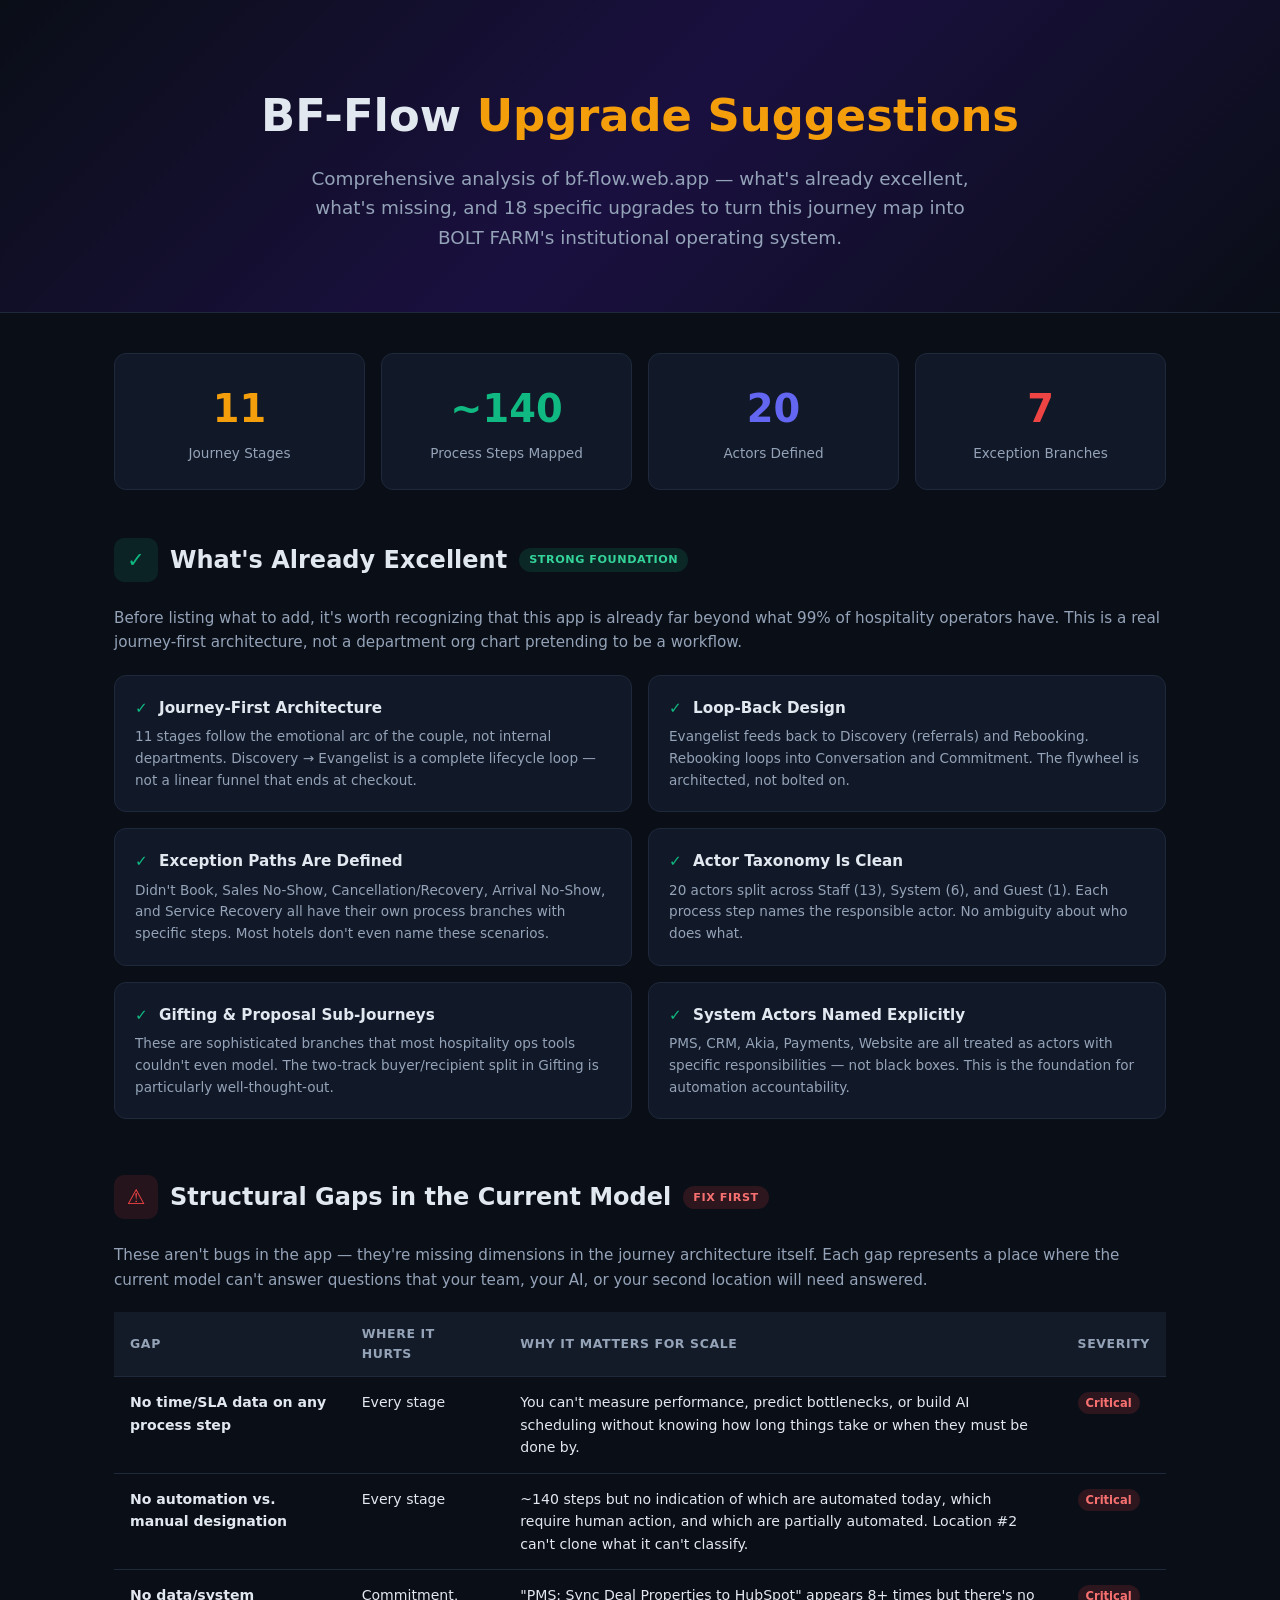
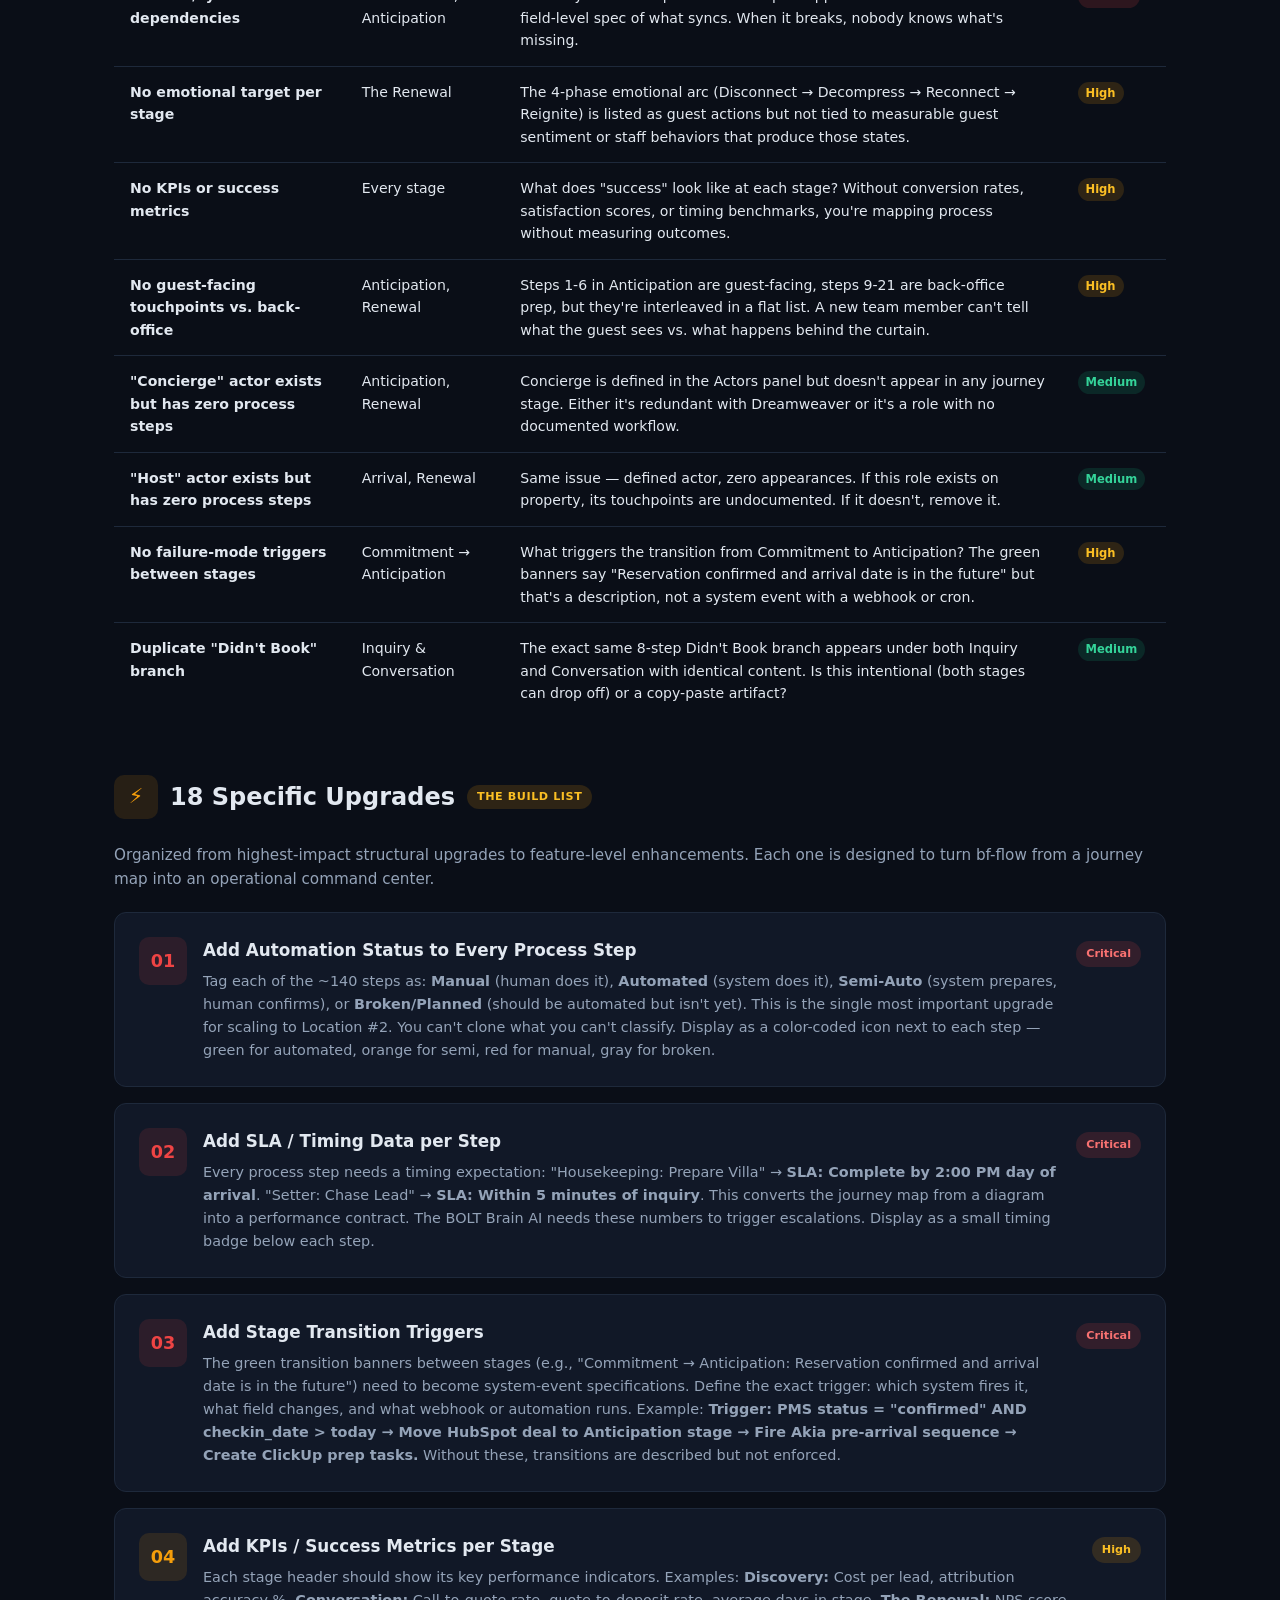
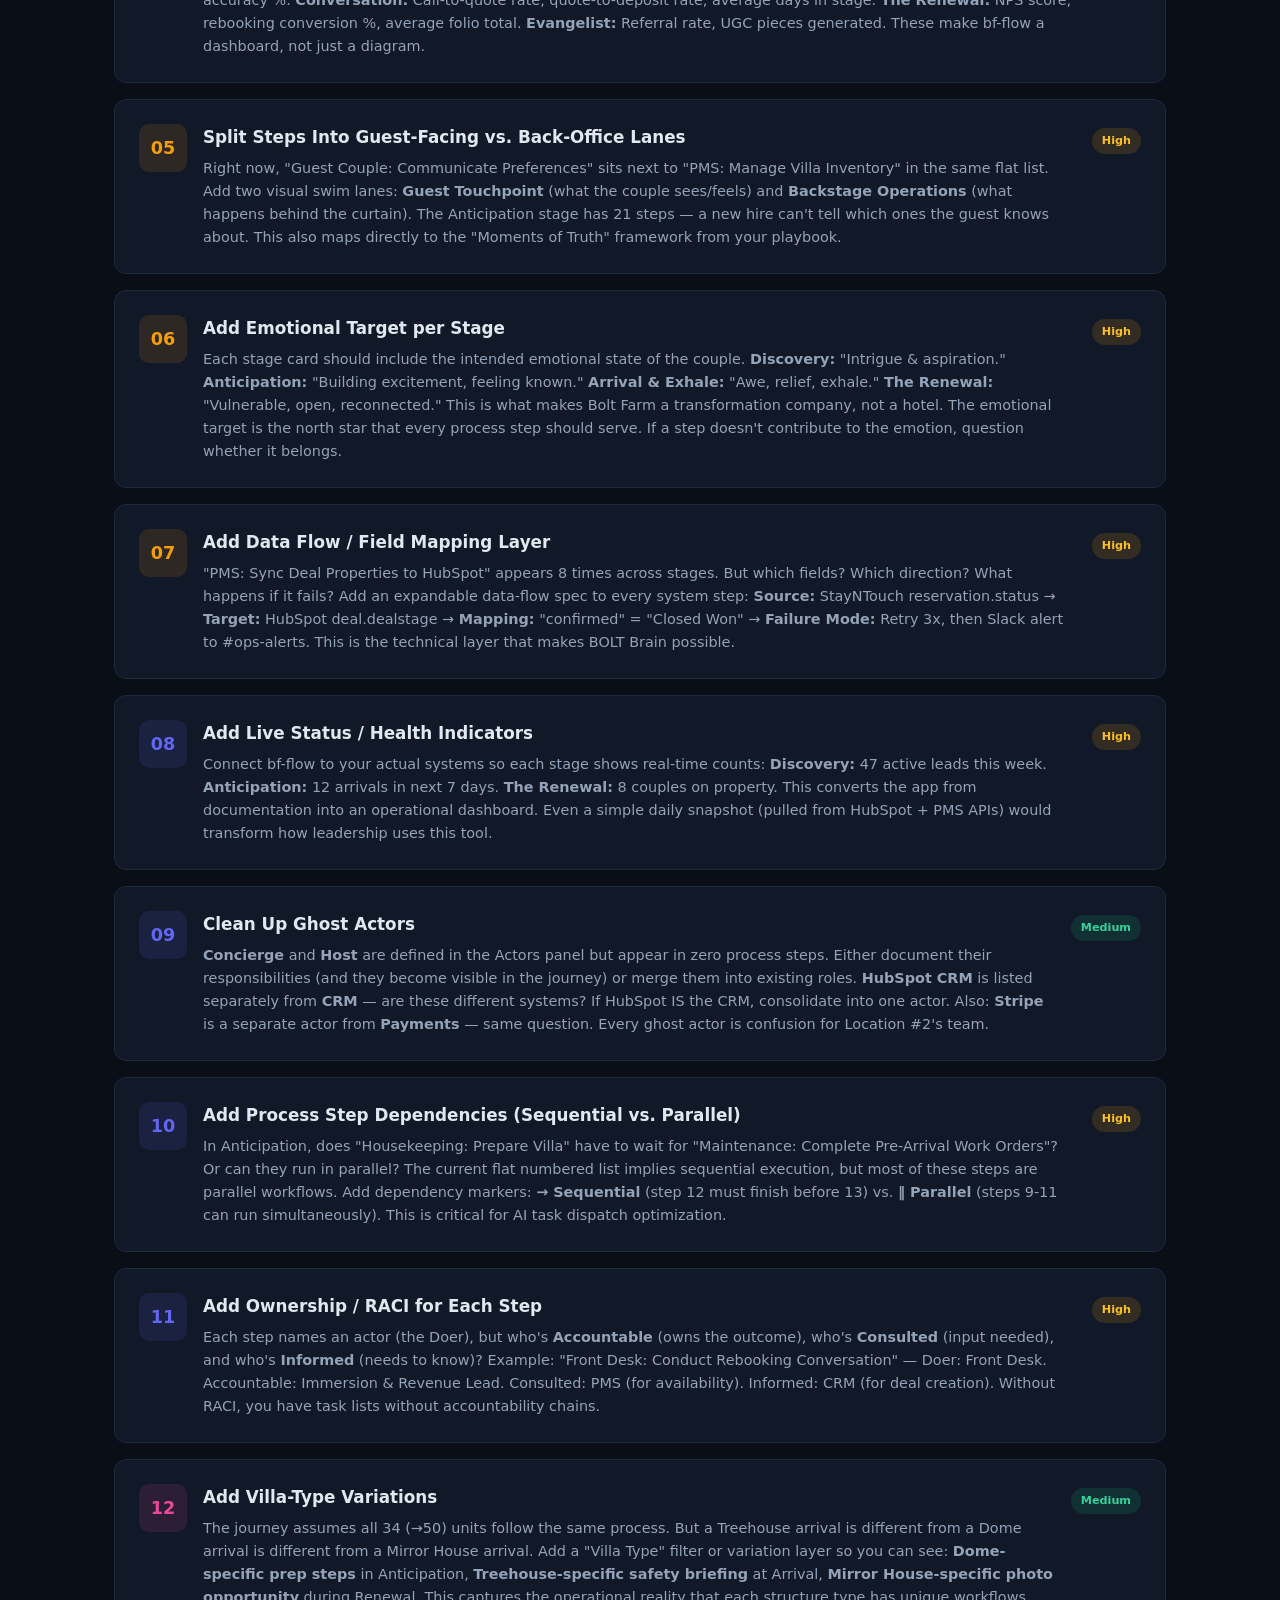
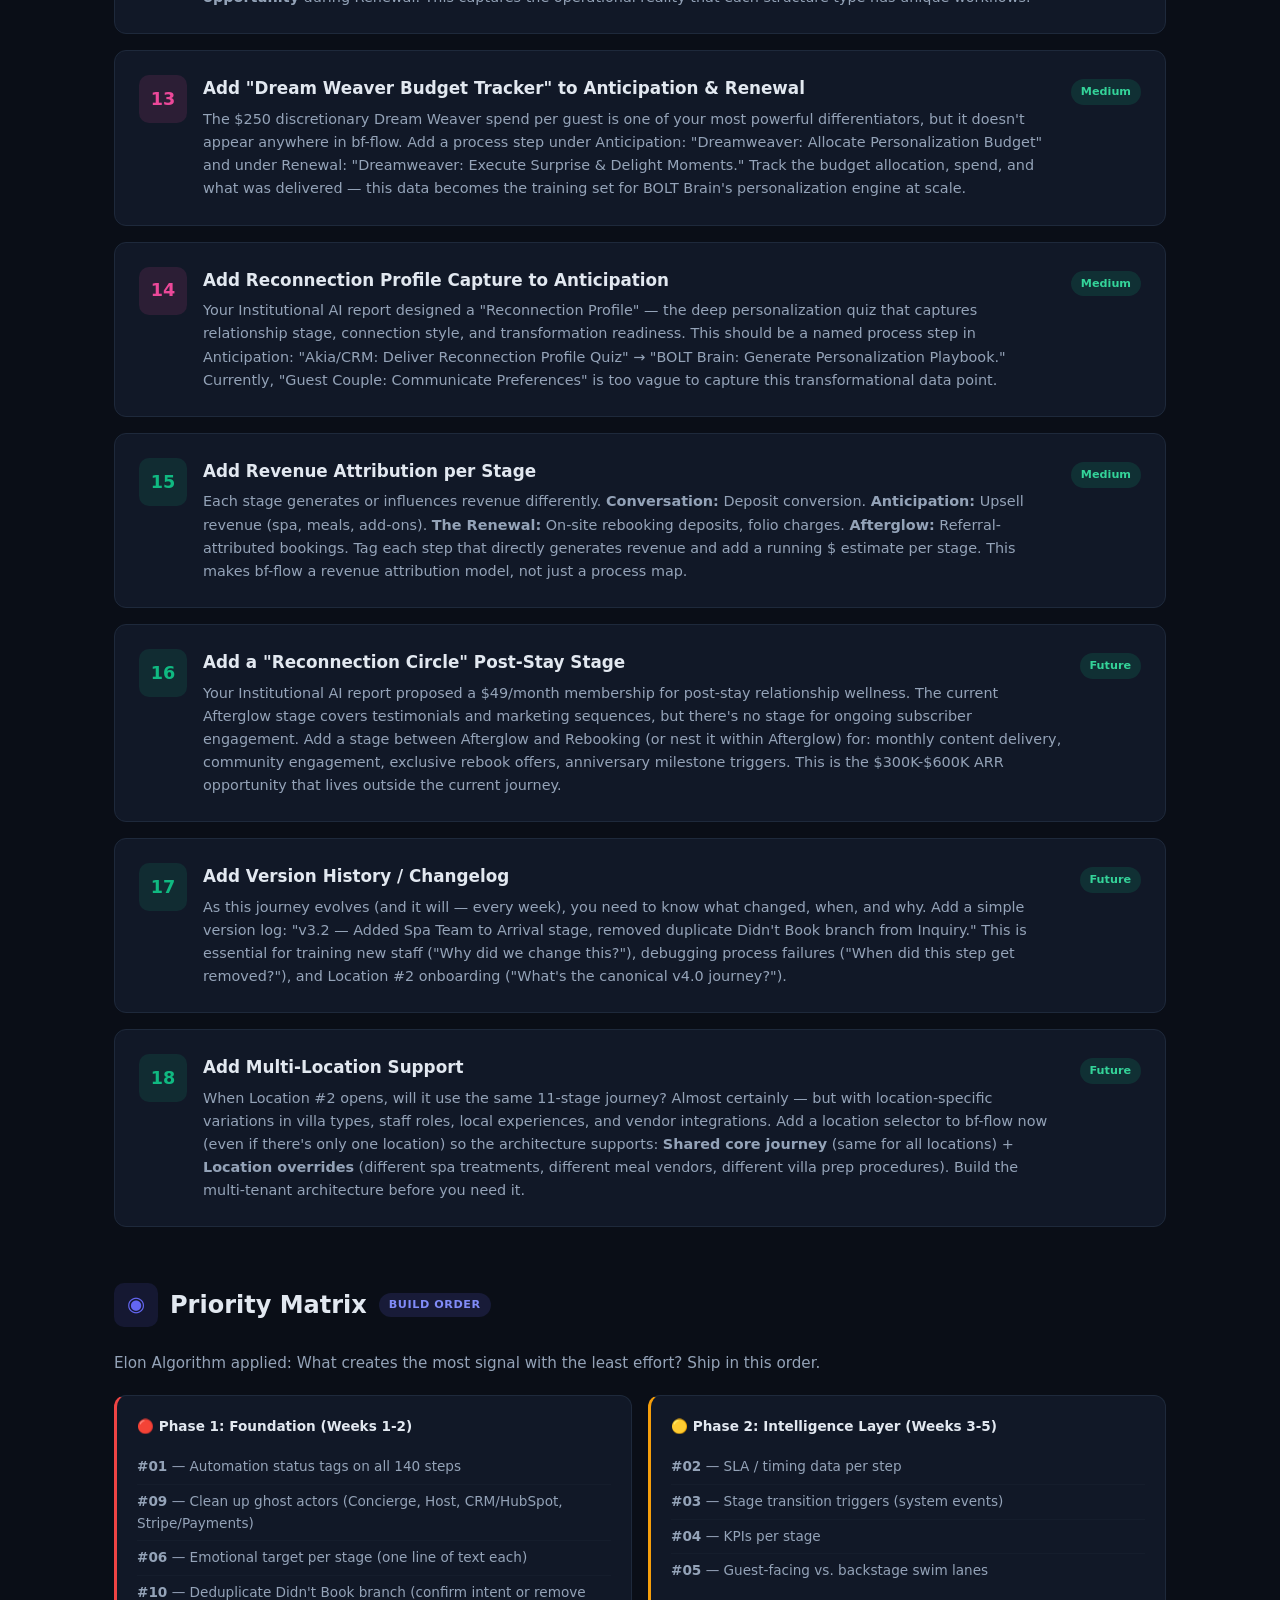
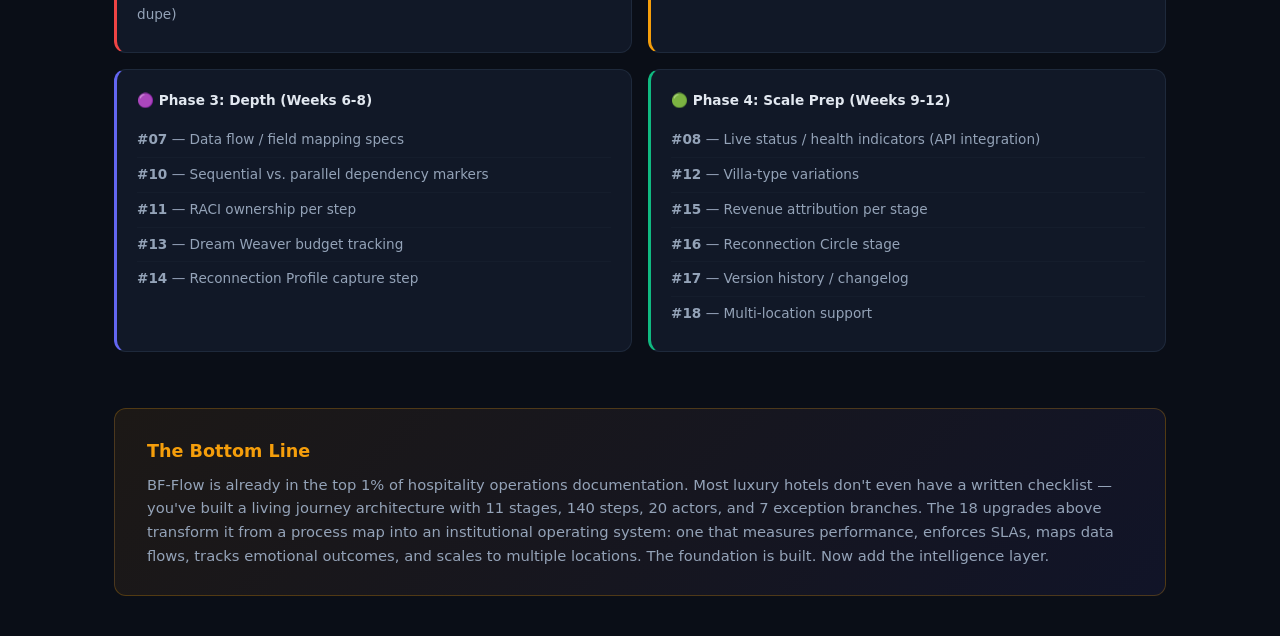
<file: pages/bf-flow-upgrade-suggestions.html>
<!DOCTYPE html>
<html lang="en">
<head>
<meta charset="UTF-8">
<meta name="viewport" content="width=device-width, initial-scale=1.0">
<title>BF-Flow Upgrade Suggestions — BOLT FARM 2.0</title>
<style>
  :root {
    --bg: #0a0e17;
    --card: #111827;
    --card-border: #1e293b;
    --accent: #f59e0b;
    --accent2: #10b981;
    --accent3: #6366f1;
    --accent4: #ef4444;
    --accent5: #ec4899;
    --text: #e2e8f0;
    --text-muted: #94a3b8;
    --text-dim: #64748b;
  }
  * { margin: 0; padding: 0; box-sizing: border-box; }
  body { background: var(--bg); color: var(--text); font-family: 'Inter', -apple-system, system-ui, sans-serif; line-height: 1.6; }

  .hero {
    padding: 80px 40px 60px;
    text-align: center;
    background: linear-gradient(135deg, #0a0e17 0%, #1a1040 50%, #0a0e17 100%);
    border-bottom: 1px solid var(--card-border);
  }
  .hero h1 { font-size: 2.8rem; font-weight: 800; margin-bottom: 12px; }
  .hero h1 span { color: var(--accent); }
  .hero .subtitle { font-size: 1.15rem; color: var(--text-muted); max-width: 700px; margin: 0 auto; }

  .container { max-width: 1100px; margin: 0 auto; padding: 40px 24px; }

  /* Score Card */
  .score-banner {
    display: grid;
    grid-template-columns: repeat(4, 1fr);
    gap: 16px;
    margin-bottom: 48px;
  }
  .score-card {
    background: var(--card);
    border: 1px solid var(--card-border);
    border-radius: 12px;
    padding: 24px;
    text-align: center;
  }
  .score-card .number { font-size: 2.4rem; font-weight: 800; }
  .score-card .label { font-size: 0.85rem; color: var(--text-muted); margin-top: 4px; }
  .score-card.gold .number { color: var(--accent); }
  .score-card.green .number { color: var(--accent2); }
  .score-card.purple .number { color: var(--accent3); }
  .score-card.red .number { color: var(--accent4); }

  /* Section */
  .section { margin-bottom: 56px; }
  .section-header {
    display: flex;
    align-items: center;
    gap: 12px;
    margin-bottom: 24px;
  }
  .section-icon {
    width: 44px; height: 44px;
    border-radius: 10px;
    display: flex; align-items: center; justify-content: center;
    font-size: 1.3rem;
    flex-shrink: 0;
  }
  .section-header h2 { font-size: 1.5rem; font-weight: 700; }
  .section-header .badge {
    font-size: 0.7rem;
    padding: 3px 10px;
    border-radius: 999px;
    font-weight: 600;
    text-transform: uppercase;
    letter-spacing: 0.05em;
  }

  .prose { color: var(--text-muted); margin-bottom: 20px; font-size: 0.95rem; }

  /* Upgrade Cards */
  .upgrade-grid { display: flex; flex-direction: column; gap: 16px; }
  .upgrade-card {
    background: var(--card);
    border: 1px solid var(--card-border);
    border-radius: 12px;
    padding: 24px;
    display: grid;
    grid-template-columns: 48px 1fr auto;
    gap: 16px;
    align-items: start;
    transition: border-color 0.2s;
  }
  .upgrade-card:hover { border-color: var(--accent); }
  .upgrade-num {
    width: 48px; height: 48px;
    border-radius: 10px;
    display: flex; align-items: center; justify-content: center;
    font-weight: 800;
    font-size: 1.1rem;
    flex-shrink: 0;
  }
  .upgrade-card h3 { font-size: 1.05rem; font-weight: 700; margin-bottom: 6px; }
  .upgrade-card .desc { font-size: 0.9rem; color: var(--text-muted); }
  .upgrade-card .impact-tag {
    font-size: 0.7rem;
    padding: 4px 10px;
    border-radius: 999px;
    font-weight: 600;
    white-space: nowrap;
    align-self: start;
    margin-top: 4px;
  }

  .high { background: rgba(239,68,68,0.15); color: #f87171; }
  .medium { background: rgba(245,158,11,0.15); color: #fbbf24; }
  .low { background: rgba(16,185,129,0.15); color: #34d399; }

  .bg-gold { background: rgba(245,158,11,0.12); }
  .bg-green { background: rgba(16,185,129,0.12); }
  .bg-purple { background: rgba(99,102,241,0.12); }
  .bg-red { background: rgba(239,68,68,0.12); }
  .bg-pink { background: rgba(236,72,153,0.12); }

  .text-gold { color: var(--accent); }
  .text-green { color: var(--accent2); }
  .text-purple { color: var(--accent3); }
  .text-red { color: var(--accent4); }
  .text-pink { color: var(--accent5); }

  /* What's Working */
  .win-grid { display: grid; grid-template-columns: 1fr 1fr; gap: 16px; }
  .win-card {
    background: var(--card);
    border: 1px solid var(--card-border);
    border-radius: 12px;
    padding: 20px;
  }
  .win-card h4 { font-size: 0.95rem; font-weight: 700; margin-bottom: 6px; }
  .win-card p { font-size: 0.85rem; color: var(--text-muted); }
  .win-card .check { color: var(--accent2); margin-right: 6px; }

  /* Gap Table */
  .gap-table {
    width: 100%;
    border-collapse: collapse;
    font-size: 0.88rem;
  }
  .gap-table th {
    text-align: left;
    padding: 12px 16px;
    background: rgba(30,41,59,0.5);
    color: var(--text-muted);
    font-weight: 600;
    font-size: 0.78rem;
    text-transform: uppercase;
    letter-spacing: 0.05em;
    border-bottom: 1px solid var(--card-border);
  }
  .gap-table td {
    padding: 14px 16px;
    border-bottom: 1px solid var(--card-border);
    vertical-align: top;
  }
  .gap-table tr:last-child td { border-bottom: none; }
  .gap-table .stage-tag {
    font-size: 0.72rem;
    padding: 2px 8px;
    border-radius: 999px;
    font-weight: 600;
    display: inline-block;
  }

  /* Priority Matrix */
  .matrix-grid {
    display: grid;
    grid-template-columns: 1fr 1fr;
    gap: 16px;
  }
  .matrix-card {
    background: var(--card);
    border: 1px solid var(--card-border);
    border-radius: 12px;
    padding: 20px;
  }
  .matrix-card h4 {
    font-size: 0.85rem;
    font-weight: 700;
    margin-bottom: 12px;
    display: flex;
    align-items: center;
    gap: 8px;
  }
  .matrix-card ul { list-style: none; }
  .matrix-card li {
    font-size: 0.85rem;
    color: var(--text-muted);
    padding: 6px 0;
    border-bottom: 1px solid rgba(30,41,59,0.3);
  }
  .matrix-card li:last-child { border-bottom: none; }

  /* Callout */
  .callout {
    background: linear-gradient(135deg, rgba(245,158,11,0.08), rgba(99,102,241,0.08));
    border: 1px solid rgba(245,158,11,0.25);
    border-radius: 12px;
    padding: 28px 32px;
    margin-top: 48px;
  }
  .callout h3 { font-size: 1.1rem; font-weight: 700; color: var(--accent); margin-bottom: 8px; }
  .callout p { font-size: 0.92rem; color: var(--text-muted); }

  @media (max-width: 768px) {
    .hero h1 { font-size: 1.8rem; }
    .score-banner { grid-template-columns: 1fr 1fr; }
    .win-grid, .matrix-grid { grid-template-columns: 1fr; }
    .upgrade-card { grid-template-columns: 40px 1fr; }
    .upgrade-card .impact-tag { grid-column: 2; }
  }
</style>
</head>
<body>

<div class="hero">
  <h1>BF-Flow <span>Upgrade Suggestions</span></h1>
  <p class="subtitle">Comprehensive analysis of bf-flow.web.app — what's already excellent, what's missing, and 18 specific upgrades to turn this journey map into BOLT FARM's institutional operating system.</p>
</div>

<div class="container">

<!-- SCORE BANNER -->
<div class="score-banner">
  <div class="score-card gold">
    <div class="number">11</div>
    <div class="label">Journey Stages</div>
  </div>
  <div class="score-card green">
    <div class="number">~140</div>
    <div class="label">Process Steps Mapped</div>
  </div>
  <div class="score-card purple">
    <div class="number">20</div>
    <div class="label">Actors Defined</div>
  </div>
  <div class="score-card red">
    <div class="number">7</div>
    <div class="label">Exception Branches</div>
  </div>
</div>

<!-- SECTION 1: WHAT'S ALREADY EXCELLENT -->
<div class="section">
  <div class="section-header">
    <div class="section-icon bg-green" style="color: var(--accent2);">✓</div>
    <h2>What's Already Excellent</h2>
    <span class="badge low">Strong Foundation</span>
  </div>
  <p class="prose">Before listing what to add, it's worth recognizing that this app is already far beyond what 99% of hospitality operators have. This is a real journey-first architecture, not a department org chart pretending to be a workflow.</p>

  <div class="win-grid">
    <div class="win-card">
      <h4><span class="check">✓</span> Journey-First Architecture</h4>
      <p>11 stages follow the emotional arc of the couple, not internal departments. Discovery → Evangelist is a complete lifecycle loop — not a linear funnel that ends at checkout.</p>
    </div>
    <div class="win-card">
      <h4><span class="check">✓</span> Loop-Back Design</h4>
      <p>Evangelist feeds back to Discovery (referrals) and Rebooking. Rebooking loops into Conversation and Commitment. The flywheel is architected, not bolted on.</p>
    </div>
    <div class="win-card">
      <h4><span class="check">✓</span> Exception Paths Are Defined</h4>
      <p>Didn't Book, Sales No-Show, Cancellation/Recovery, Arrival No-Show, and Service Recovery all have their own process branches with specific steps. Most hotels don't even name these scenarios.</p>
    </div>
    <div class="win-card">
      <h4><span class="check">✓</span> Actor Taxonomy Is Clean</h4>
      <p>20 actors split across Staff (13), System (6), and Guest (1). Each process step names the responsible actor. No ambiguity about who does what.</p>
    </div>
    <div class="win-card">
      <h4><span class="check">✓</span> Gifting & Proposal Sub-Journeys</h4>
      <p>These are sophisticated branches that most hospitality ops tools couldn't even model. The two-track buyer/recipient split in Gifting is particularly well-thought-out.</p>
    </div>
    <div class="win-card">
      <h4><span class="check">✓</span> System Actors Named Explicitly</h4>
      <p>PMS, CRM, Akia, Payments, Website are all treated as actors with specific responsibilities — not black boxes. This is the foundation for automation accountability.</p>
    </div>
  </div>
</div>

<!-- SECTION 2: STRUCTURAL GAPS -->
<div class="section">
  <div class="section-header">
    <div class="section-icon bg-red" style="color: var(--accent4);">⚠</div>
    <h2>Structural Gaps in the Current Model</h2>
    <span class="badge high">Fix First</span>
  </div>
  <p class="prose">These aren't bugs in the app — they're missing dimensions in the journey architecture itself. Each gap represents a place where the current model can't answer questions that your team, your AI, or your second location will need answered.</p>

  <div style="overflow-x: auto;">
  <table class="gap-table">
    <thead>
      <tr>
        <th>Gap</th>
        <th>Where It Hurts</th>
        <th>Why It Matters for Scale</th>
        <th>Severity</th>
      </tr>
    </thead>
    <tbody>
      <tr>
        <td><strong>No time/SLA data on any process step</strong></td>
        <td>Every stage</td>
        <td>You can't measure performance, predict bottlenecks, or build AI scheduling without knowing how long things take or when they must be done by.</td>
        <td><span class="stage-tag high">Critical</span></td>
      </tr>
      <tr>
        <td><strong>No automation vs. manual designation</strong></td>
        <td>Every stage</td>
        <td>~140 steps but no indication of which are automated today, which require human action, and which are partially automated. Location #2 can't clone what it can't classify.</td>
        <td><span class="stage-tag high">Critical</span></td>
      </tr>
      <tr>
        <td><strong>No data/system dependencies</strong></td>
        <td>Commitment, Anticipation</td>
        <td>"PMS: Sync Deal Properties to HubSpot" appears 8+ times but there's no field-level spec of what syncs. When it breaks, nobody knows what's missing.</td>
        <td><span class="stage-tag high">Critical</span></td>
      </tr>
      <tr>
        <td><strong>No emotional target per stage</strong></td>
        <td>The Renewal</td>
        <td>The 4-phase emotional arc (Disconnect → Decompress → Reconnect → Reignite) is listed as guest actions but not tied to measurable guest sentiment or staff behaviors that produce those states.</td>
        <td><span class="stage-tag medium">High</span></td>
      </tr>
      <tr>
        <td><strong>No KPIs or success metrics</strong></td>
        <td>Every stage</td>
        <td>What does "success" look like at each stage? Without conversion rates, satisfaction scores, or timing benchmarks, you're mapping process without measuring outcomes.</td>
        <td><span class="stage-tag medium">High</span></td>
      </tr>
      <tr>
        <td><strong>No guest-facing touchpoints vs. back-office</strong></td>
        <td>Anticipation, Renewal</td>
        <td>Steps 1-6 in Anticipation are guest-facing, steps 9-21 are back-office prep, but they're interleaved in a flat list. A new team member can't tell what the guest sees vs. what happens behind the curtain.</td>
        <td><span class="stage-tag medium">High</span></td>
      </tr>
      <tr>
        <td><strong>"Concierge" actor exists but has zero process steps</strong></td>
        <td>Anticipation, Renewal</td>
        <td>Concierge is defined in the Actors panel but doesn't appear in any journey stage. Either it's redundant with Dreamweaver or it's a role with no documented workflow.</td>
        <td><span class="stage-tag low">Medium</span></td>
      </tr>
      <tr>
        <td><strong>"Host" actor exists but has zero process steps</strong></td>
        <td>Arrival, Renewal</td>
        <td>Same issue — defined actor, zero appearances. If this role exists on property, its touchpoints are undocumented. If it doesn't, remove it.</td>
        <td><span class="stage-tag low">Medium</span></td>
      </tr>
      <tr>
        <td><strong>No failure-mode triggers between stages</strong></td>
        <td>Commitment → Anticipation</td>
        <td>What triggers the transition from Commitment to Anticipation? The green banners say "Reservation confirmed and arrival date is in the future" but that's a description, not a system event with a webhook or cron.</td>
        <td><span class="stage-tag medium">High</span></td>
      </tr>
      <tr>
        <td><strong>Duplicate "Didn't Book" branch</strong></td>
        <td>Inquiry & Conversation</td>
        <td>The exact same 8-step Didn't Book branch appears under both Inquiry and Conversation with identical content. Is this intentional (both stages can drop off) or a copy-paste artifact?</td>
        <td><span class="stage-tag low">Medium</span></td>
      </tr>
    </tbody>
  </table>
  </div>
</div>

<!-- SECTION 3: 18 SPECIFIC UPGRADES -->
<div class="section">
  <div class="section-header">
    <div class="section-icon bg-gold" style="color: var(--accent);">⚡</div>
    <h2>18 Specific Upgrades</h2>
    <span class="badge medium">The Build List</span>
  </div>
  <p class="prose">Organized from highest-impact structural upgrades to feature-level enhancements. Each one is designed to turn bf-flow from a journey map into an operational command center.</p>

  <div class="upgrade-grid">

    <!-- 1 -->
    <div class="upgrade-card">
      <div class="upgrade-num bg-red text-red">01</div>
      <div>
        <h3>Add Automation Status to Every Process Step</h3>
        <p class="desc">Tag each of the ~140 steps as: <strong>Manual</strong> (human does it), <strong>Automated</strong> (system does it), <strong>Semi-Auto</strong> (system prepares, human confirms), or <strong>Broken/Planned</strong> (should be automated but isn't yet). This is the single most important upgrade for scaling to Location #2. You can't clone what you can't classify. Display as a color-coded icon next to each step — green for automated, orange for semi, red for manual, gray for broken.</p>
      </div>
      <span class="impact-tag high">Critical</span>
    </div>

    <!-- 2 -->
    <div class="upgrade-card">
      <div class="upgrade-num bg-red text-red">02</div>
      <div>
        <h3>Add SLA / Timing Data per Step</h3>
        <p class="desc">Every process step needs a timing expectation: "Housekeeping: Prepare Villa" → <strong>SLA: Complete by 2:00 PM day of arrival</strong>. "Setter: Chase Lead" → <strong>SLA: Within 5 minutes of inquiry</strong>. This converts the journey map from a diagram into a performance contract. The BOLT Brain AI needs these numbers to trigger escalations. Display as a small timing badge below each step.</p>
      </div>
      <span class="impact-tag high">Critical</span>
    </div>

    <!-- 3 -->
    <div class="upgrade-card">
      <div class="upgrade-num bg-red text-red">03</div>
      <div>
        <h3>Add Stage Transition Triggers</h3>
        <p class="desc">The green transition banners between stages (e.g., "Commitment → Anticipation: Reservation confirmed and arrival date is in the future") need to become system-event specifications. Define the exact trigger: which system fires it, what field changes, and what webhook or automation runs. Example: <strong>Trigger: PMS status = "confirmed" AND checkin_date > today → Move HubSpot deal to Anticipation stage → Fire Akia pre-arrival sequence → Create ClickUp prep tasks.</strong> Without these, transitions are described but not enforced.</p>
      </div>
      <span class="impact-tag high">Critical</span>
    </div>

    <!-- 4 -->
    <div class="upgrade-card">
      <div class="upgrade-num bg-gold text-gold">04</div>
      <div>
        <h3>Add KPIs / Success Metrics per Stage</h3>
        <p class="desc">Each stage header should show its key performance indicators. Examples: <strong>Discovery:</strong> Cost per lead, attribution accuracy %. <strong>Conversation:</strong> Call-to-quote rate, quote-to-deposit rate, average days in stage. <strong>The Renewal:</strong> NPS score, rebooking conversion %, average folio total. <strong>Evangelist:</strong> Referral rate, UGC pieces generated. These make bf-flow a dashboard, not just a diagram.</p>
      </div>
      <span class="impact-tag medium">High</span>
    </div>

    <!-- 5 -->
    <div class="upgrade-card">
      <div class="upgrade-num bg-gold text-gold">05</div>
      <div>
        <h3>Split Steps Into Guest-Facing vs. Back-Office Lanes</h3>
        <p class="desc">Right now, "Guest Couple: Communicate Preferences" sits next to "PMS: Manage Villa Inventory" in the same flat list. Add two visual swim lanes: <strong>Guest Touchpoint</strong> (what the couple sees/feels) and <strong>Backstage Operations</strong> (what happens behind the curtain). The Anticipation stage has 21 steps — a new hire can't tell which ones the guest knows about. This also maps directly to the "Moments of Truth" framework from your playbook.</p>
      </div>
      <span class="impact-tag medium">High</span>
    </div>

    <!-- 6 -->
    <div class="upgrade-card">
      <div class="upgrade-num bg-gold text-gold">06</div>
      <div>
        <h3>Add Emotional Target per Stage</h3>
        <p class="desc">Each stage card should include the intended emotional state of the couple. <strong>Discovery:</strong> "Intrigue & aspiration." <strong>Anticipation:</strong> "Building excitement, feeling known." <strong>Arrival & Exhale:</strong> "Awe, relief, exhale." <strong>The Renewal:</strong> "Vulnerable, open, reconnected." This is what makes Bolt Farm a transformation company, not a hotel. The emotional target is the north star that every process step should serve. If a step doesn't contribute to the emotion, question whether it belongs.</p>
      </div>
      <span class="impact-tag medium">High</span>
    </div>

    <!-- 7 -->
    <div class="upgrade-card">
      <div class="upgrade-num bg-gold text-gold">07</div>
      <div>
        <h3>Add Data Flow / Field Mapping Layer</h3>
        <p class="desc">"PMS: Sync Deal Properties to HubSpot" appears 8 times across stages. But which fields? Which direction? What happens if it fails? Add an expandable data-flow spec to every system step: <strong>Source:</strong> StayNTouch reservation.status → <strong>Target:</strong> HubSpot deal.dealstage → <strong>Mapping:</strong> "confirmed" = "Closed Won" → <strong>Failure Mode:</strong> Retry 3x, then Slack alert to #ops-alerts. This is the technical layer that makes BOLT Brain possible.</p>
      </div>
      <span class="impact-tag medium">High</span>
    </div>

    <!-- 8 -->
    <div class="upgrade-card">
      <div class="upgrade-num bg-purple text-purple">08</div>
      <div>
        <h3>Add Live Status / Health Indicators</h3>
        <p class="desc">Connect bf-flow to your actual systems so each stage shows real-time counts: <strong>Discovery:</strong> 47 active leads this week. <strong>Anticipation:</strong> 12 arrivals in next 7 days. <strong>The Renewal:</strong> 8 couples on property. This converts the app from documentation into an operational dashboard. Even a simple daily snapshot (pulled from HubSpot + PMS APIs) would transform how leadership uses this tool.</p>
      </div>
      <span class="impact-tag medium">High</span>
    </div>

    <!-- 9 -->
    <div class="upgrade-card">
      <div class="upgrade-num bg-purple text-purple">09</div>
      <div>
        <h3>Clean Up Ghost Actors</h3>
        <p class="desc"><strong>Concierge</strong> and <strong>Host</strong> are defined in the Actors panel but appear in zero process steps. Either document their responsibilities (and they become visible in the journey) or merge them into existing roles. <strong>HubSpot CRM</strong> is listed separately from <strong>CRM</strong> — are these different systems? If HubSpot IS the CRM, consolidate into one actor. Also: <strong>Stripe</strong> is a separate actor from <strong>Payments</strong> — same question. Every ghost actor is confusion for Location #2's team.</p>
      </div>
      <span class="impact-tag low">Medium</span>
    </div>

    <!-- 10 -->
    <div class="upgrade-card">
      <div class="upgrade-num bg-purple text-purple">10</div>
      <div>
        <h3>Add Process Step Dependencies (Sequential vs. Parallel)</h3>
        <p class="desc">In Anticipation, does "Housekeeping: Prepare Villa" have to wait for "Maintenance: Complete Pre-Arrival Work Orders"? Or can they run in parallel? The current flat numbered list implies sequential execution, but most of these steps are parallel workflows. Add dependency markers: <strong>→ Sequential</strong> (step 12 must finish before 13) vs. <strong>‖ Parallel</strong> (steps 9-11 can run simultaneously). This is critical for AI task dispatch optimization.</p>
      </div>
      <span class="impact-tag medium">High</span>
    </div>

    <!-- 11 -->
    <div class="upgrade-card">
      <div class="upgrade-num bg-purple text-purple">11</div>
      <div>
        <h3>Add Ownership / RACI for Each Step</h3>
        <p class="desc">Each step names an actor (the Doer), but who's <strong>Accountable</strong> (owns the outcome), who's <strong>Consulted</strong> (input needed), and who's <strong>Informed</strong> (needs to know)? Example: "Front Desk: Conduct Rebooking Conversation" — Doer: Front Desk. Accountable: Immersion & Revenue Lead. Consulted: PMS (for availability). Informed: CRM (for deal creation). Without RACI, you have task lists without accountability chains.</p>
      </div>
      <span class="impact-tag medium">High</span>
    </div>

    <!-- 12 -->
    <div class="upgrade-card">
      <div class="upgrade-num bg-pink text-pink">12</div>
      <div>
        <h3>Add Villa-Type Variations</h3>
        <p class="desc">The journey assumes all 34 (→50) units follow the same process. But a Treehouse arrival is different from a Dome arrival is different from a Mirror House arrival. Add a "Villa Type" filter or variation layer so you can see: <strong>Dome-specific prep steps</strong> in Anticipation, <strong>Treehouse-specific safety briefing</strong> at Arrival, <strong>Mirror House-specific photo opportunity</strong> during Renewal. This captures the operational reality that each structure type has unique workflows.</p>
      </div>
      <span class="impact-tag low">Medium</span>
    </div>

    <!-- 13 -->
    <div class="upgrade-card">
      <div class="upgrade-num bg-pink text-pink">13</div>
      <div>
        <h3>Add "Dream Weaver Budget Tracker" to Anticipation & Renewal</h3>
        <p class="desc">The $250 discretionary Dream Weaver spend per guest is one of your most powerful differentiators, but it doesn't appear anywhere in bf-flow. Add a process step under Anticipation: "Dreamweaver: Allocate Personalization Budget" and under Renewal: "Dreamweaver: Execute Surprise & Delight Moments." Track the budget allocation, spend, and what was delivered — this data becomes the training set for BOLT Brain's personalization engine at scale.</p>
      </div>
      <span class="impact-tag low">Medium</span>
    </div>

    <!-- 14 -->
    <div class="upgrade-card">
      <div class="upgrade-num bg-pink text-pink">14</div>
      <div>
        <h3>Add Reconnection Profile Capture to Anticipation</h3>
        <p class="desc">Your Institutional AI report designed a "Reconnection Profile" — the deep personalization quiz that captures relationship stage, connection style, and transformation readiness. This should be a named process step in Anticipation: "Akia/CRM: Deliver Reconnection Profile Quiz" → "BOLT Brain: Generate Personalization Playbook." Currently, "Guest Couple: Communicate Preferences" is too vague to capture this transformational data point.</p>
      </div>
      <span class="impact-tag low">Medium</span>
    </div>

    <!-- 15 -->
    <div class="upgrade-card">
      <div class="upgrade-num bg-green text-green">15</div>
      <div>
        <h3>Add Revenue Attribution per Stage</h3>
        <p class="desc">Each stage generates or influences revenue differently. <strong>Conversation:</strong> Deposit conversion. <strong>Anticipation:</strong> Upsell revenue (spa, meals, add-ons). <strong>The Renewal:</strong> On-site rebooking deposits, folio charges. <strong>Afterglow:</strong> Referral-attributed bookings. Tag each step that directly generates revenue and add a running $ estimate per stage. This makes bf-flow a revenue attribution model, not just a process map.</p>
      </div>
      <span class="impact-tag low">Medium</span>
    </div>

    <!-- 16 -->
    <div class="upgrade-card">
      <div class="upgrade-num bg-green text-green">16</div>
      <div>
        <h3>Add a "Reconnection Circle" Post-Stay Stage</h3>
        <p class="desc">Your Institutional AI report proposed a $49/month membership for post-stay relationship wellness. The current Afterglow stage covers testimonials and marketing sequences, but there's no stage for ongoing subscriber engagement. Add a stage between Afterglow and Rebooking (or nest it within Afterglow) for: monthly content delivery, community engagement, exclusive rebook offers, anniversary milestone triggers. This is the $300K-$600K ARR opportunity that lives outside the current journey.</p>
      </div>
      <span class="impact-tag low">Future</span>
    </div>

    <!-- 17 -->
    <div class="upgrade-card">
      <div class="upgrade-num bg-green text-green">17</div>
      <div>
        <h3>Add Version History / Changelog</h3>
        <p class="desc">As this journey evolves (and it will — every week), you need to know what changed, when, and why. Add a simple version log: "v3.2 — Added Spa Team to Arrival stage, removed duplicate Didn't Book branch from Inquiry." This is essential for training new staff ("Why did we change this?"), debugging process failures ("When did this step get removed?"), and Location #2 onboarding ("What's the canonical v4.0 journey?").</p>
      </div>
      <span class="impact-tag low">Future</span>
    </div>

    <!-- 18 -->
    <div class="upgrade-card">
      <div class="upgrade-num bg-green text-green">18</div>
      <div>
        <h3>Add Multi-Location Support</h3>
        <p class="desc">When Location #2 opens, will it use the same 11-stage journey? Almost certainly — but with location-specific variations in villa types, staff roles, local experiences, and vendor integrations. Add a location selector to bf-flow now (even if there's only one location) so the architecture supports: <strong>Shared core journey</strong> (same for all locations) + <strong>Location overrides</strong> (different spa treatments, different meal vendors, different villa prep procedures). Build the multi-tenant architecture before you need it.</p>
      </div>
      <span class="impact-tag low">Future</span>
    </div>

  </div>
</div>

<!-- SECTION 4: PRIORITY MATRIX -->
<div class="section">
  <div class="section-header">
    <div class="section-icon bg-purple" style="color: var(--accent3);">◉</div>
    <h2>Priority Matrix</h2>
    <span class="badge" style="background: rgba(99,102,241,0.15); color: #818cf8;">Build Order</span>
  </div>
  <p class="prose">Elon Algorithm applied: What creates the most signal with the least effort? Ship in this order.</p>

  <div class="matrix-grid">
    <div class="matrix-card" style="border-left: 3px solid var(--accent4);">
      <h4>🔴 Phase 1: Foundation (Weeks 1-2)</h4>
      <ul>
        <li><strong>#01</strong> — Automation status tags on all 140 steps</li>
        <li><strong>#09</strong> — Clean up ghost actors (Concierge, Host, CRM/HubSpot, Stripe/Payments)</li>
        <li><strong>#06</strong> — Emotional target per stage (one line of text each)</li>
        <li><strong>#10</strong> — Deduplicate Didn't Book branch (confirm intent or remove dupe)</li>
      </ul>
    </div>
    <div class="matrix-card" style="border-left: 3px solid var(--accent);">
      <h4>🟡 Phase 2: Intelligence Layer (Weeks 3-5)</h4>
      <ul>
        <li><strong>#02</strong> — SLA / timing data per step</li>
        <li><strong>#03</strong> — Stage transition triggers (system events)</li>
        <li><strong>#04</strong> — KPIs per stage</li>
        <li><strong>#05</strong> — Guest-facing vs. backstage swim lanes</li>
      </ul>
    </div>
    <div class="matrix-card" style="border-left: 3px solid var(--accent3);">
      <h4>🟣 Phase 3: Depth (Weeks 6-8)</h4>
      <ul>
        <li><strong>#07</strong> — Data flow / field mapping specs</li>
        <li><strong>#10</strong> — Sequential vs. parallel dependency markers</li>
        <li><strong>#11</strong> — RACI ownership per step</li>
        <li><strong>#13</strong> — Dream Weaver budget tracking</li>
        <li><strong>#14</strong> — Reconnection Profile capture step</li>
      </ul>
    </div>
    <div class="matrix-card" style="border-left: 3px solid var(--accent2);">
      <h4>🟢 Phase 4: Scale Prep (Weeks 9-12)</h4>
      <ul>
        <li><strong>#08</strong> — Live status / health indicators (API integration)</li>
        <li><strong>#12</strong> — Villa-type variations</li>
        <li><strong>#15</strong> — Revenue attribution per stage</li>
        <li><strong>#16</strong> — Reconnection Circle stage</li>
        <li><strong>#17</strong> — Version history / changelog</li>
        <li><strong>#18</strong> — Multi-location support</li>
      </ul>
    </div>
  </div>
</div>

<!-- CLOSING CALLOUT -->
<div class="callout">
  <h3>The Bottom Line</h3>
  <p>BF-Flow is already in the top 1% of hospitality operations documentation. Most luxury hotels don't even have a written checklist — you've built a living journey architecture with 11 stages, 140 steps, 20 actors, and 7 exception branches. The 18 upgrades above transform it from a process map into an institutional operating system: one that measures performance, enforces SLAs, maps data flows, tracks emotional outcomes, and scales to multiple locations. The foundation is built. Now add the intelligence layer.</p>
</div>

</div>

</body>
</html>
</file>
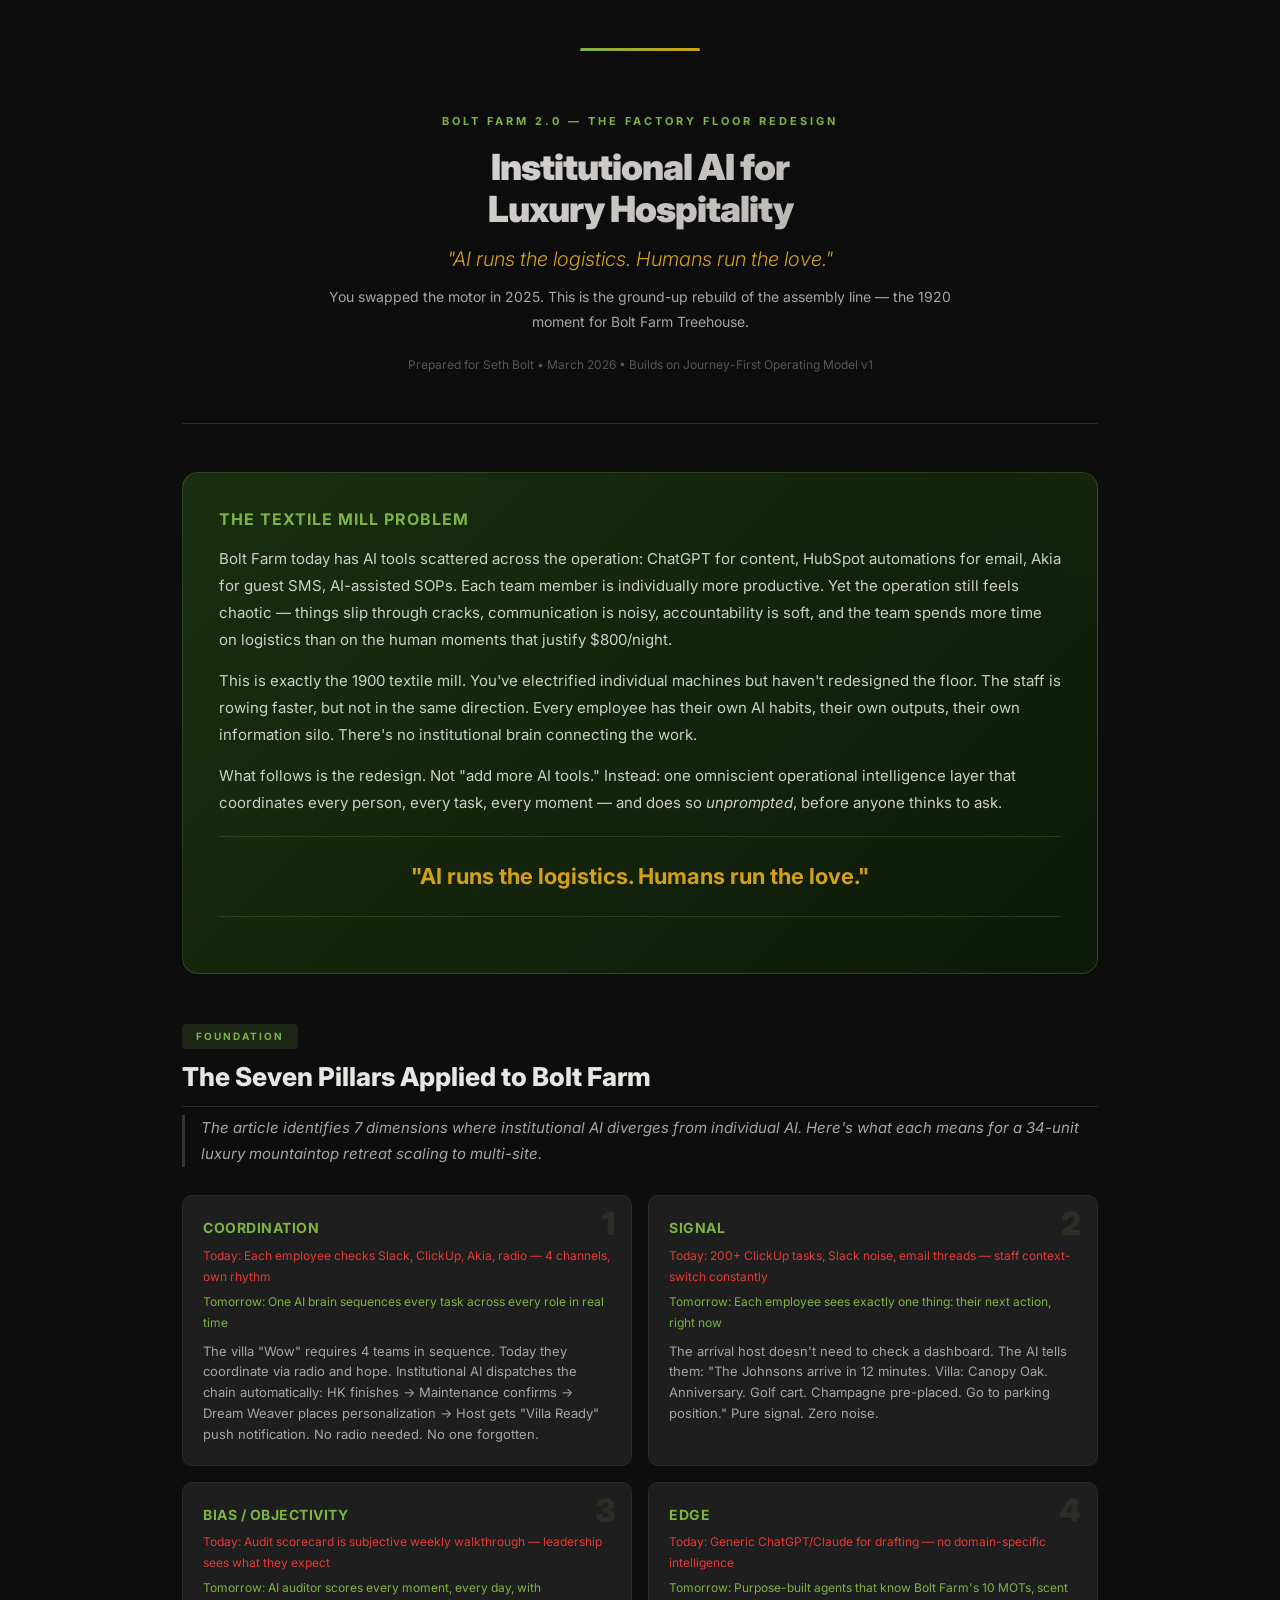
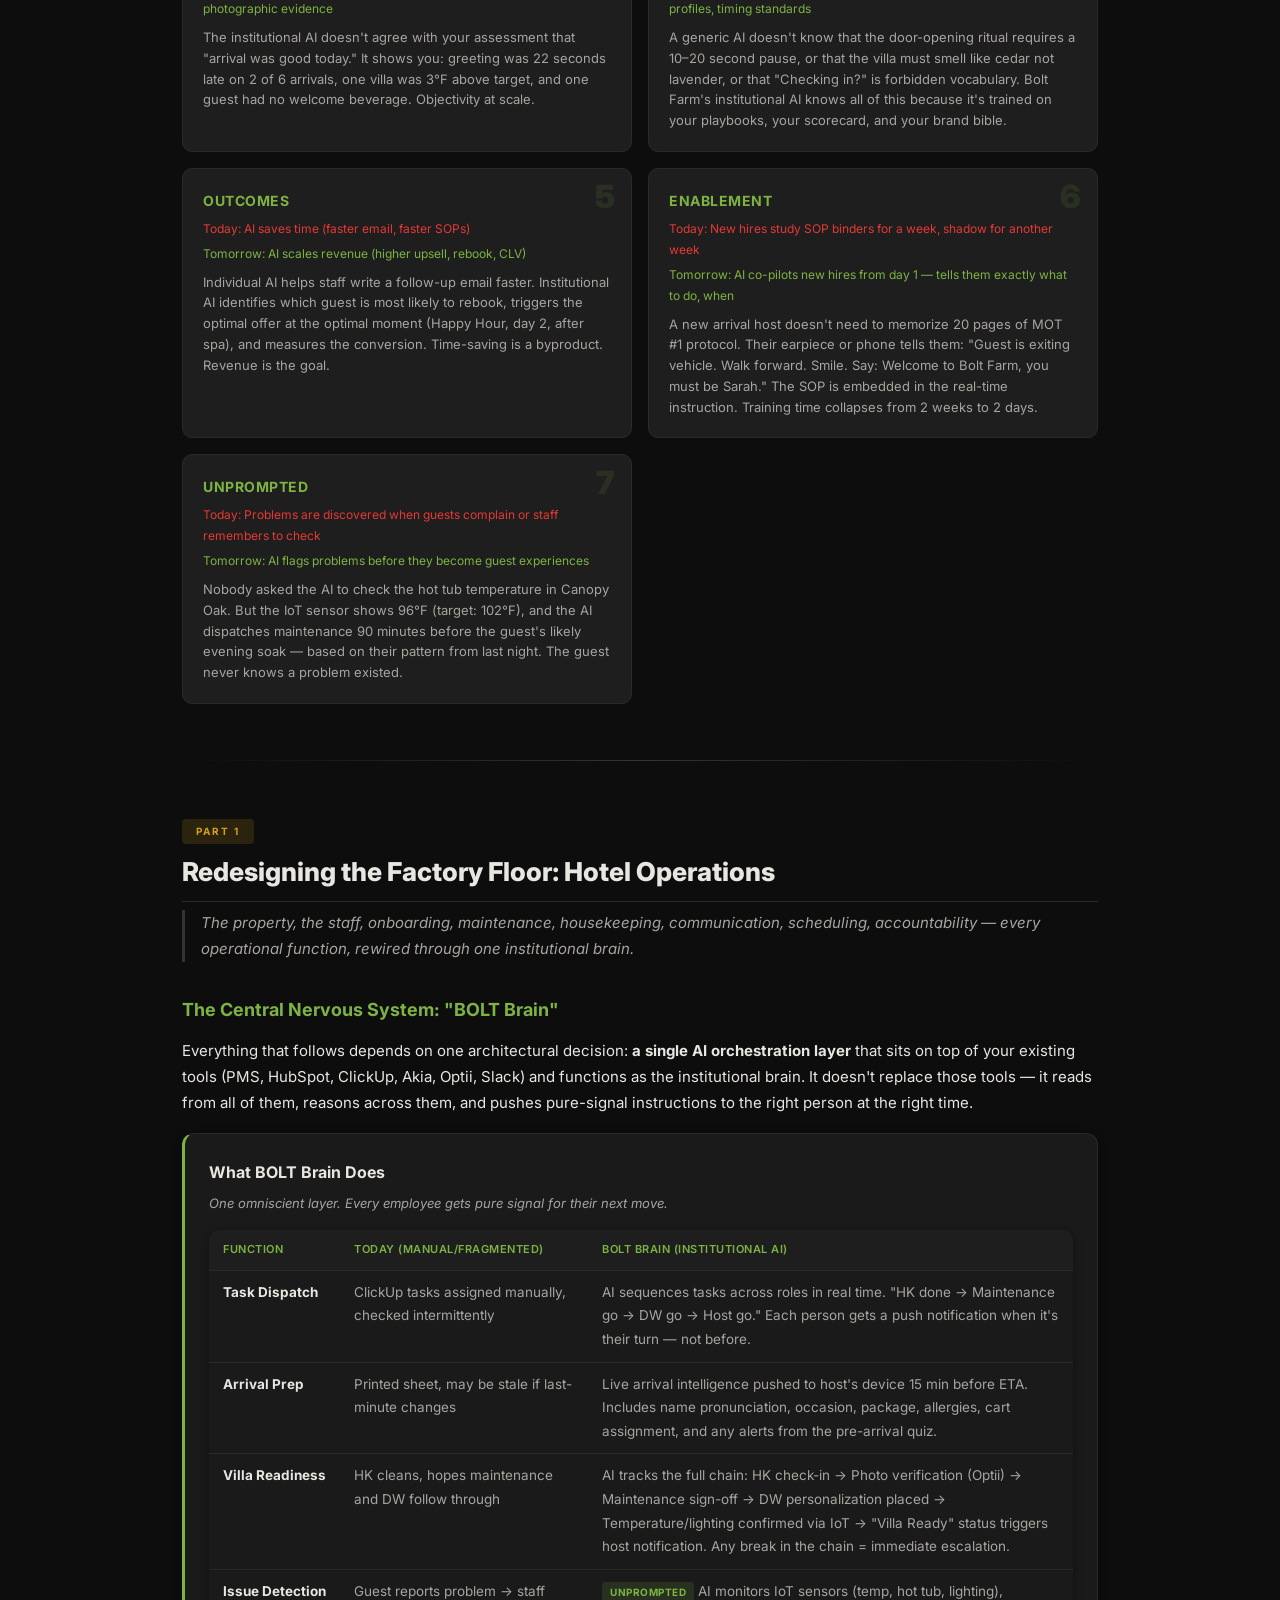
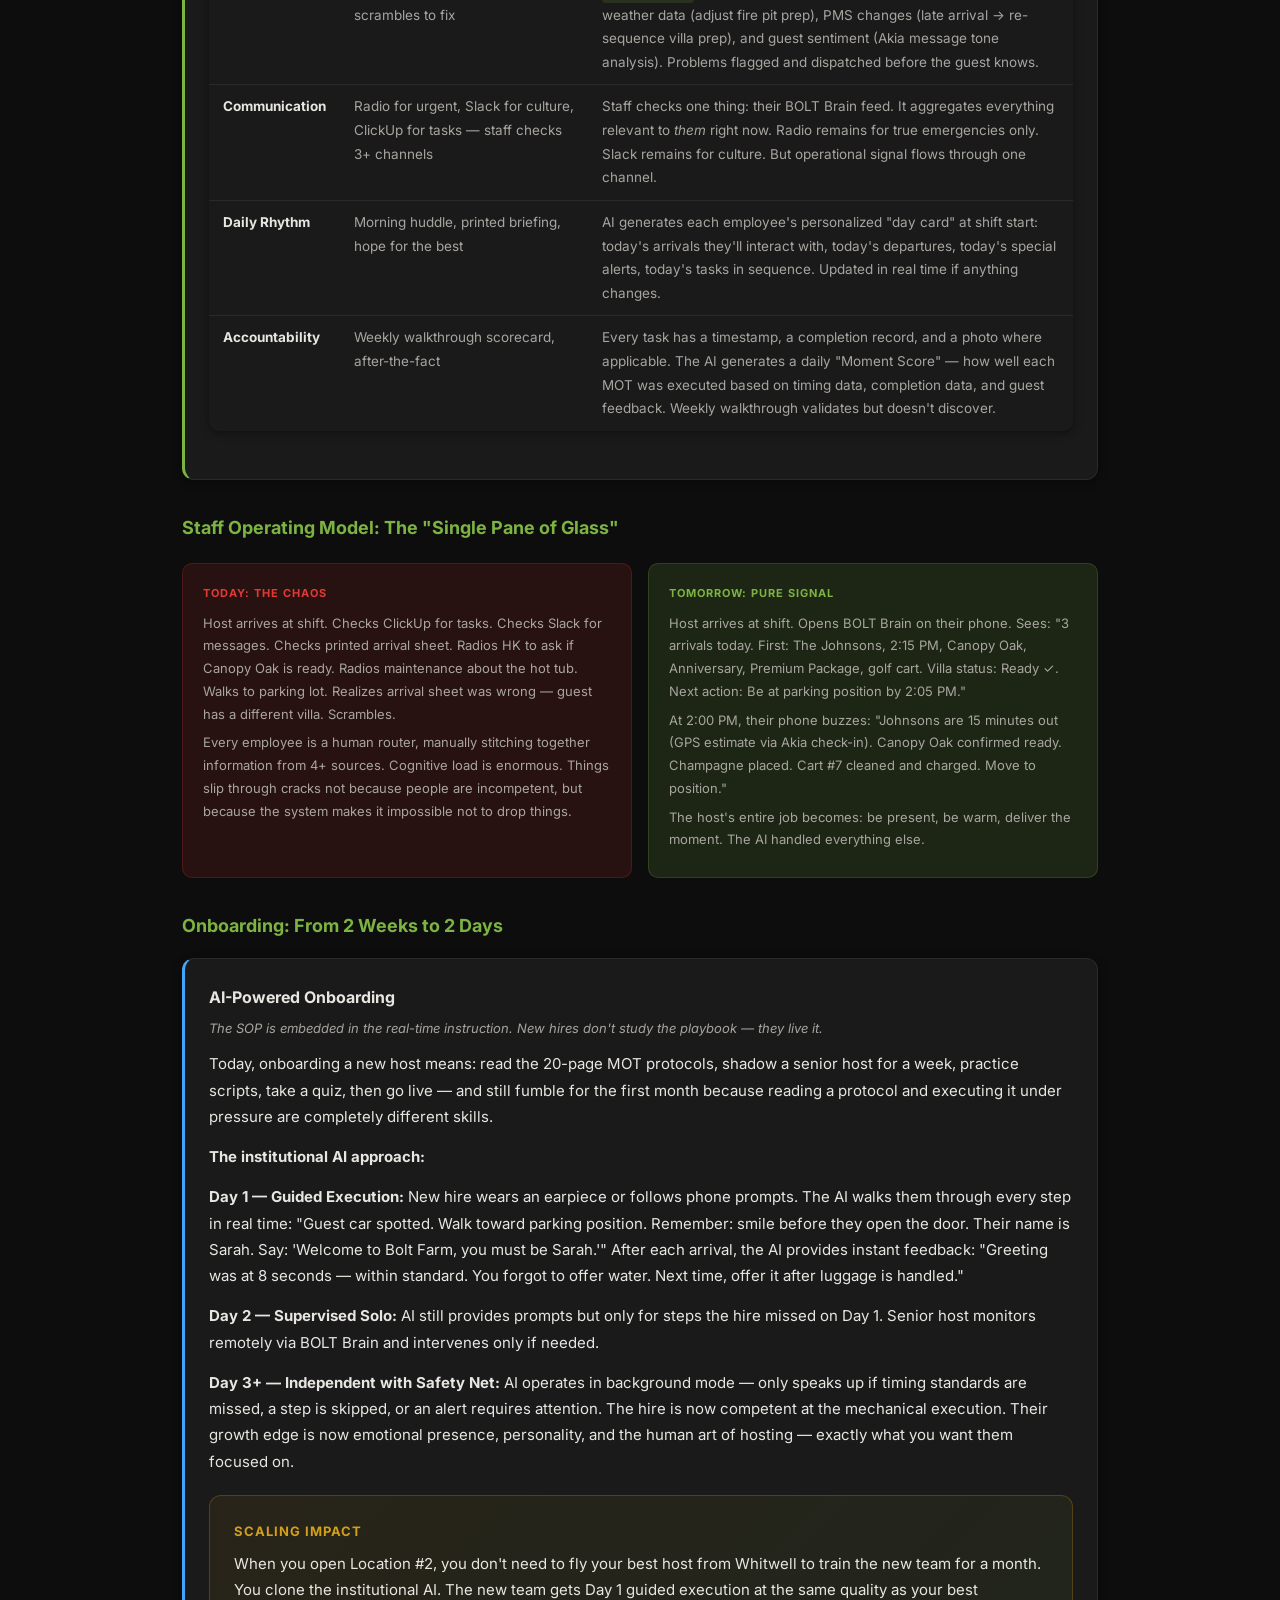
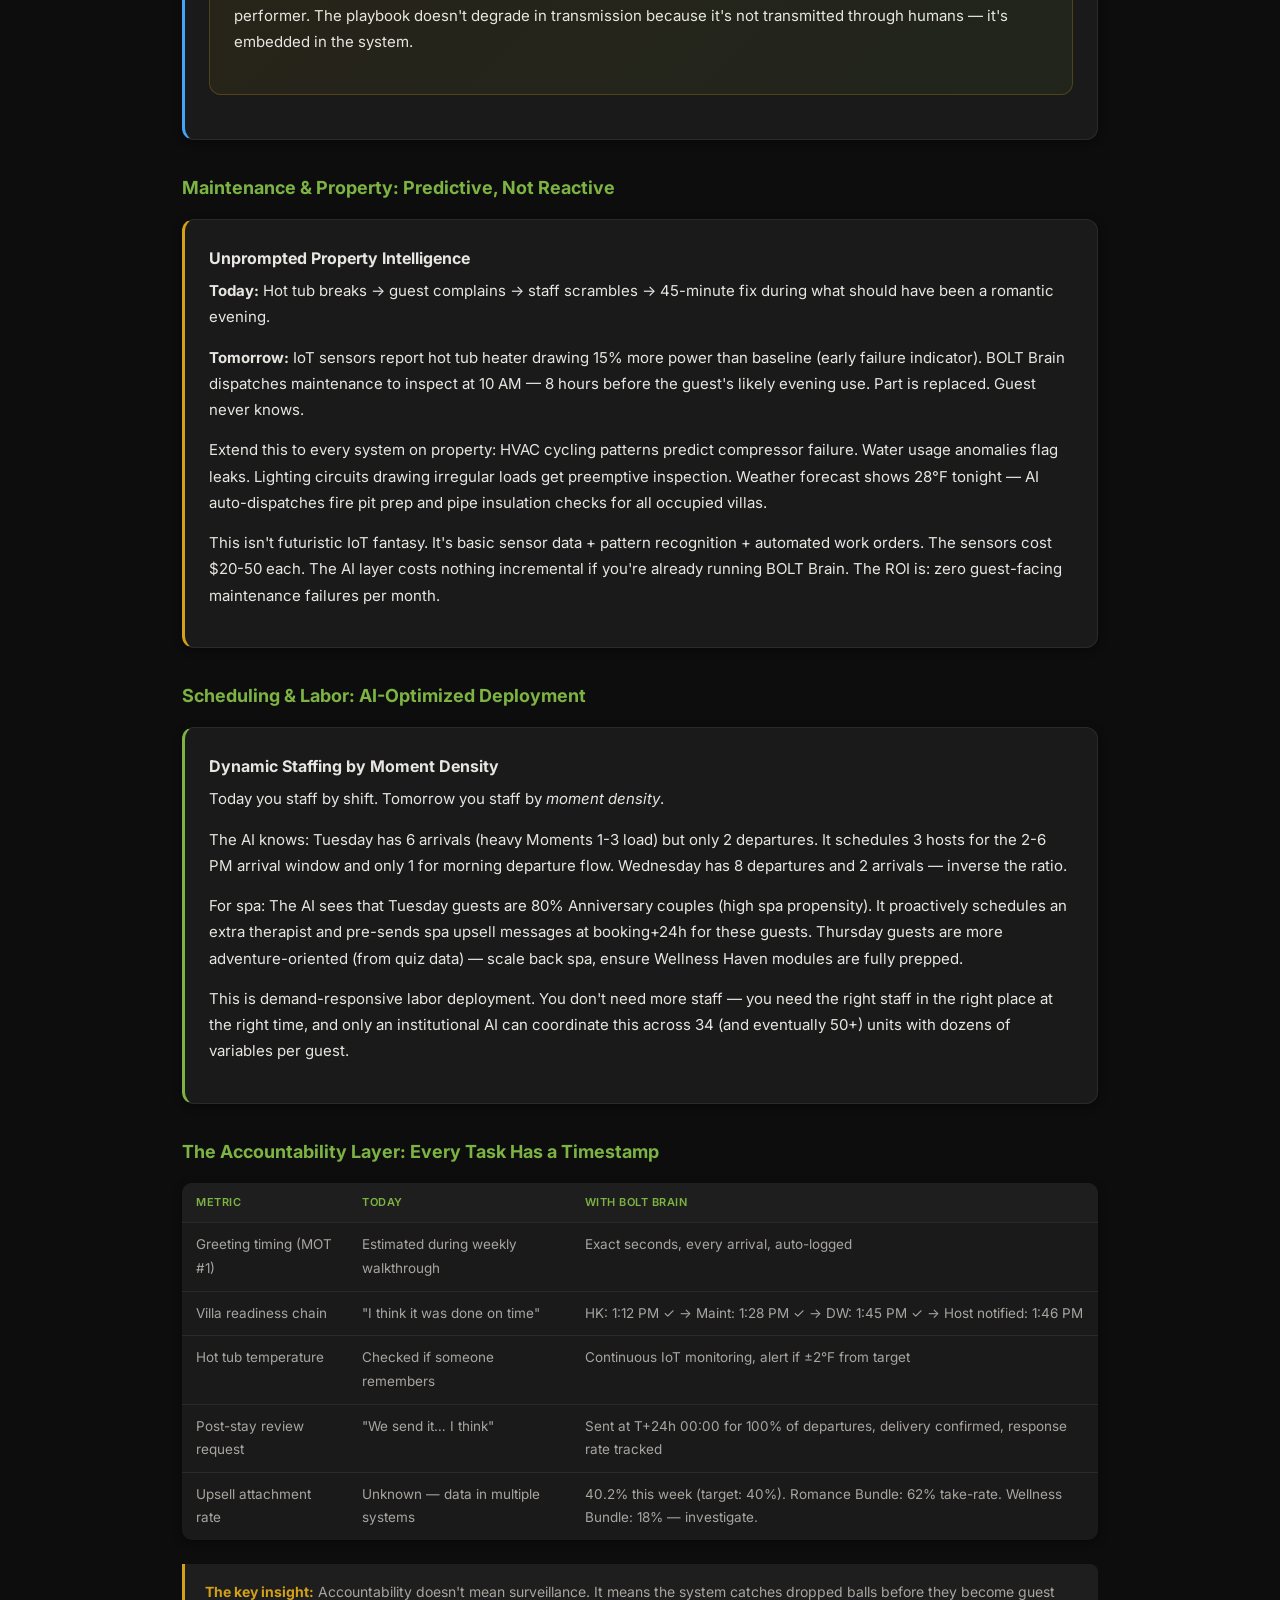
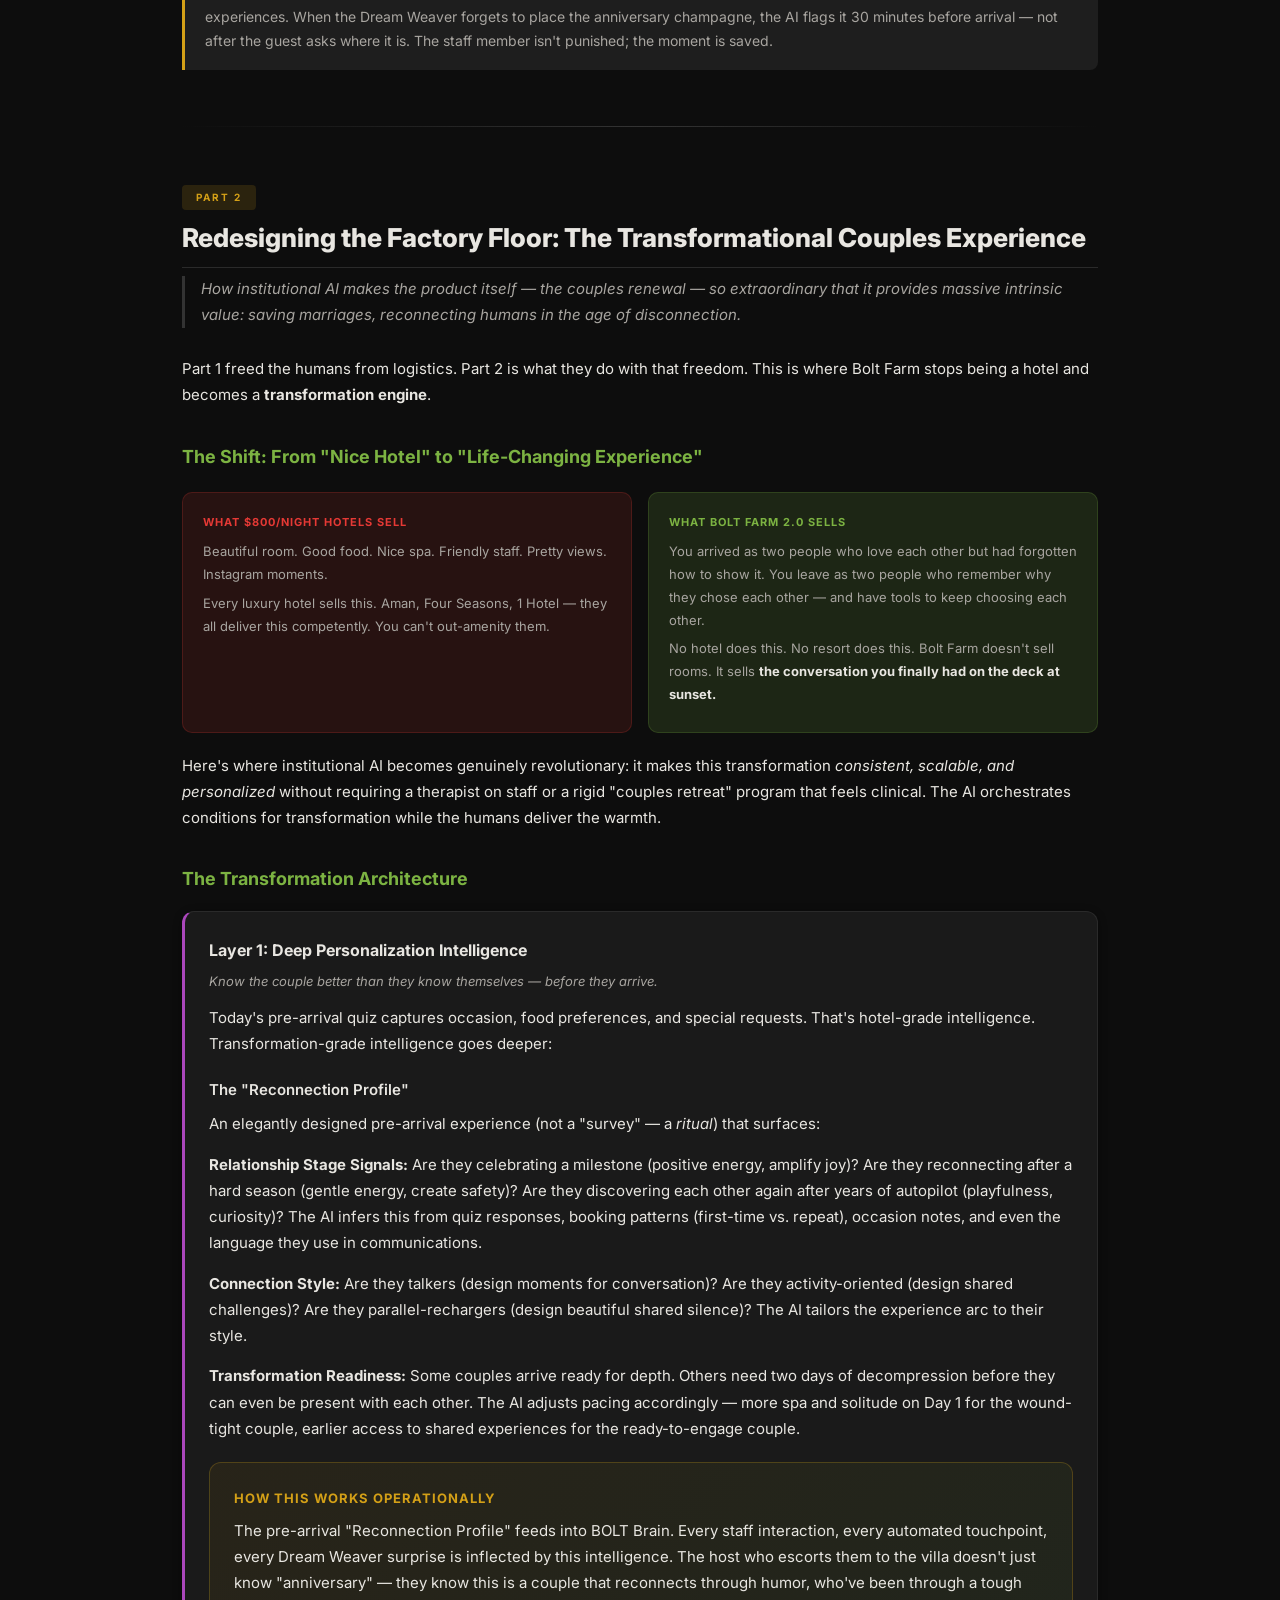
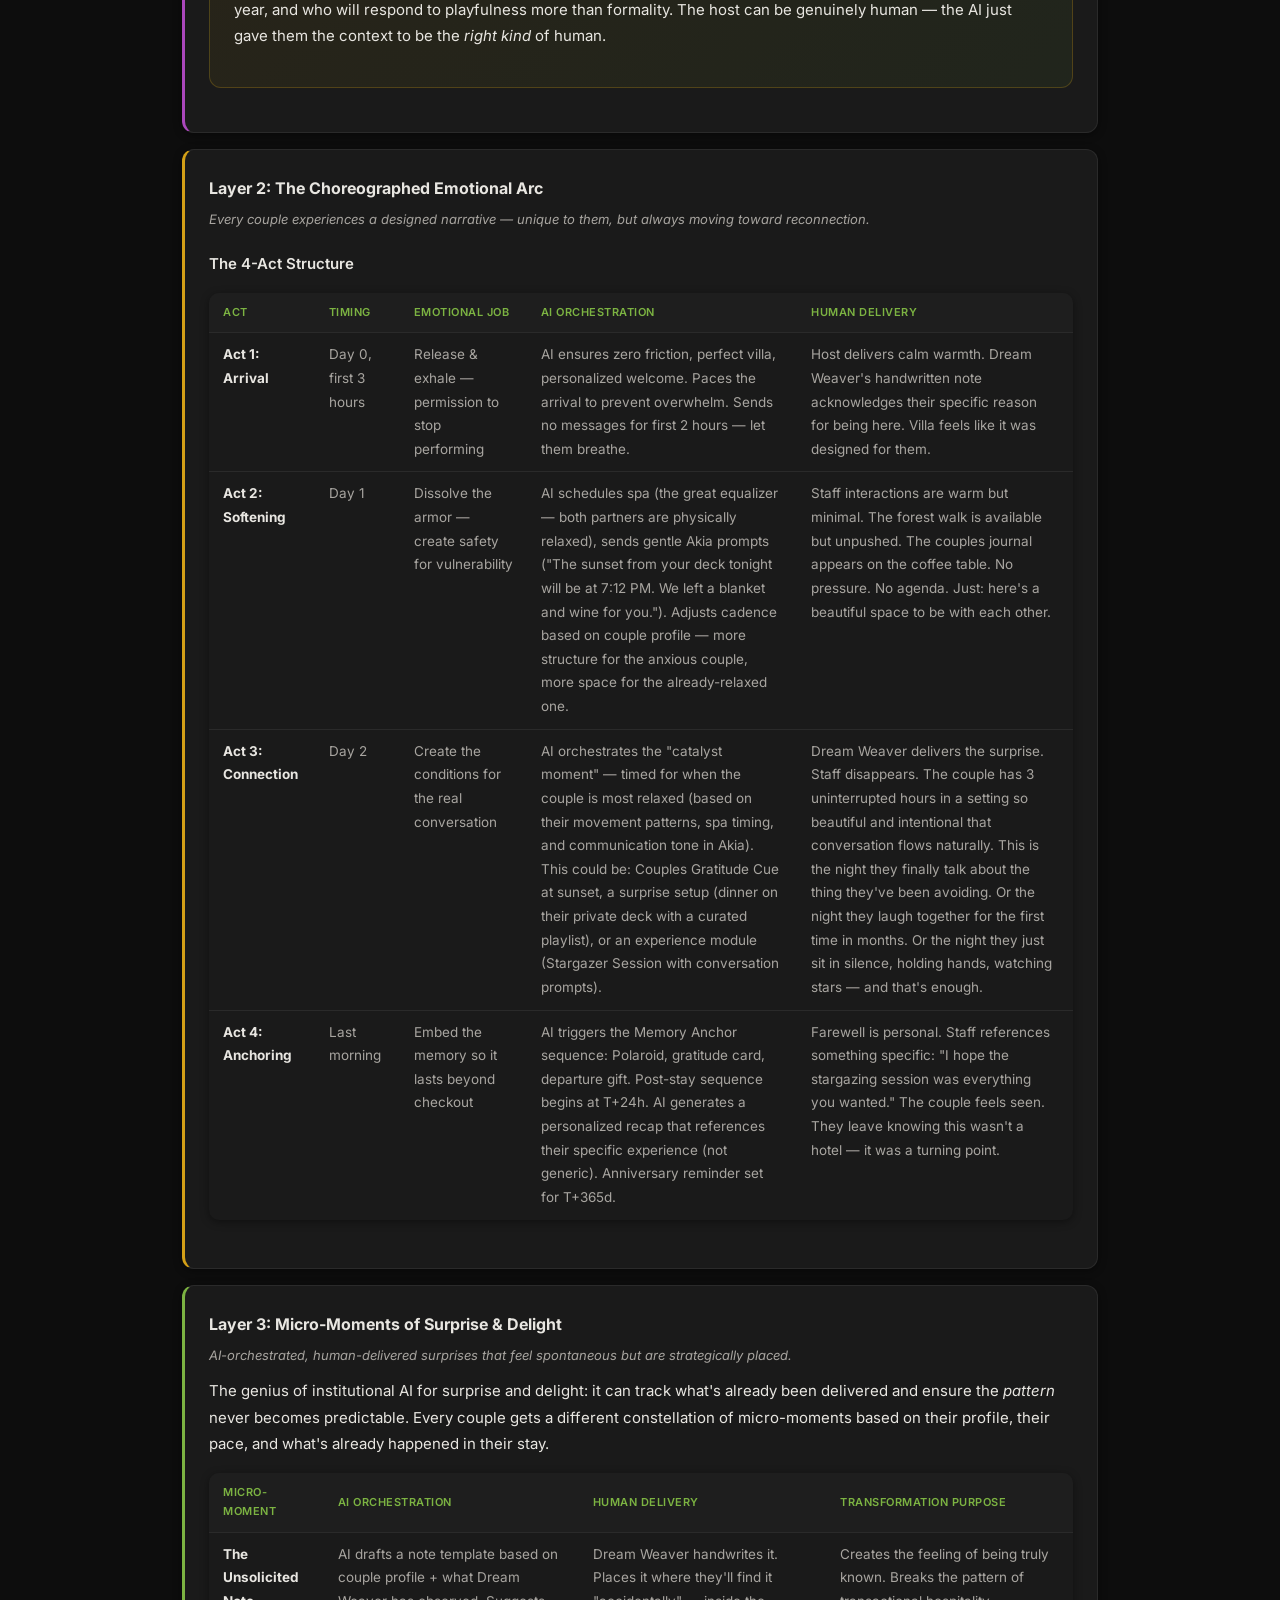
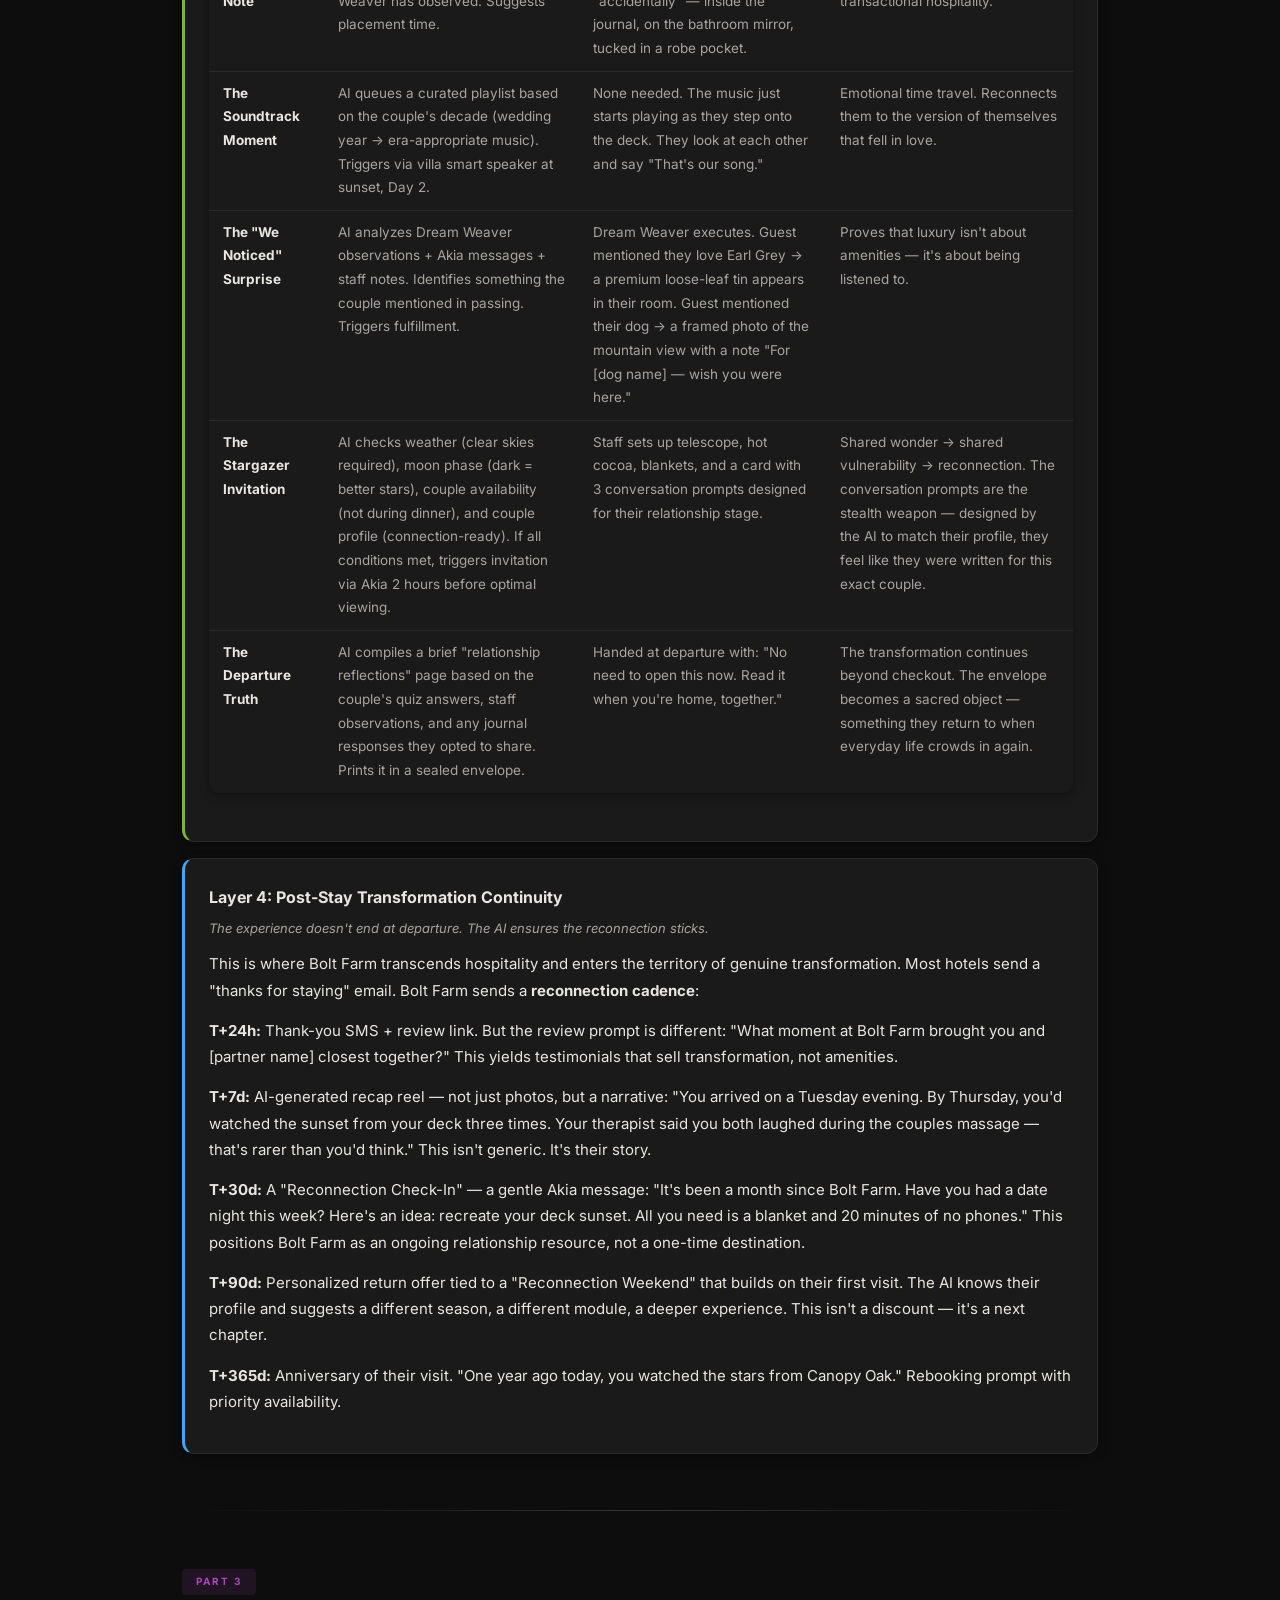
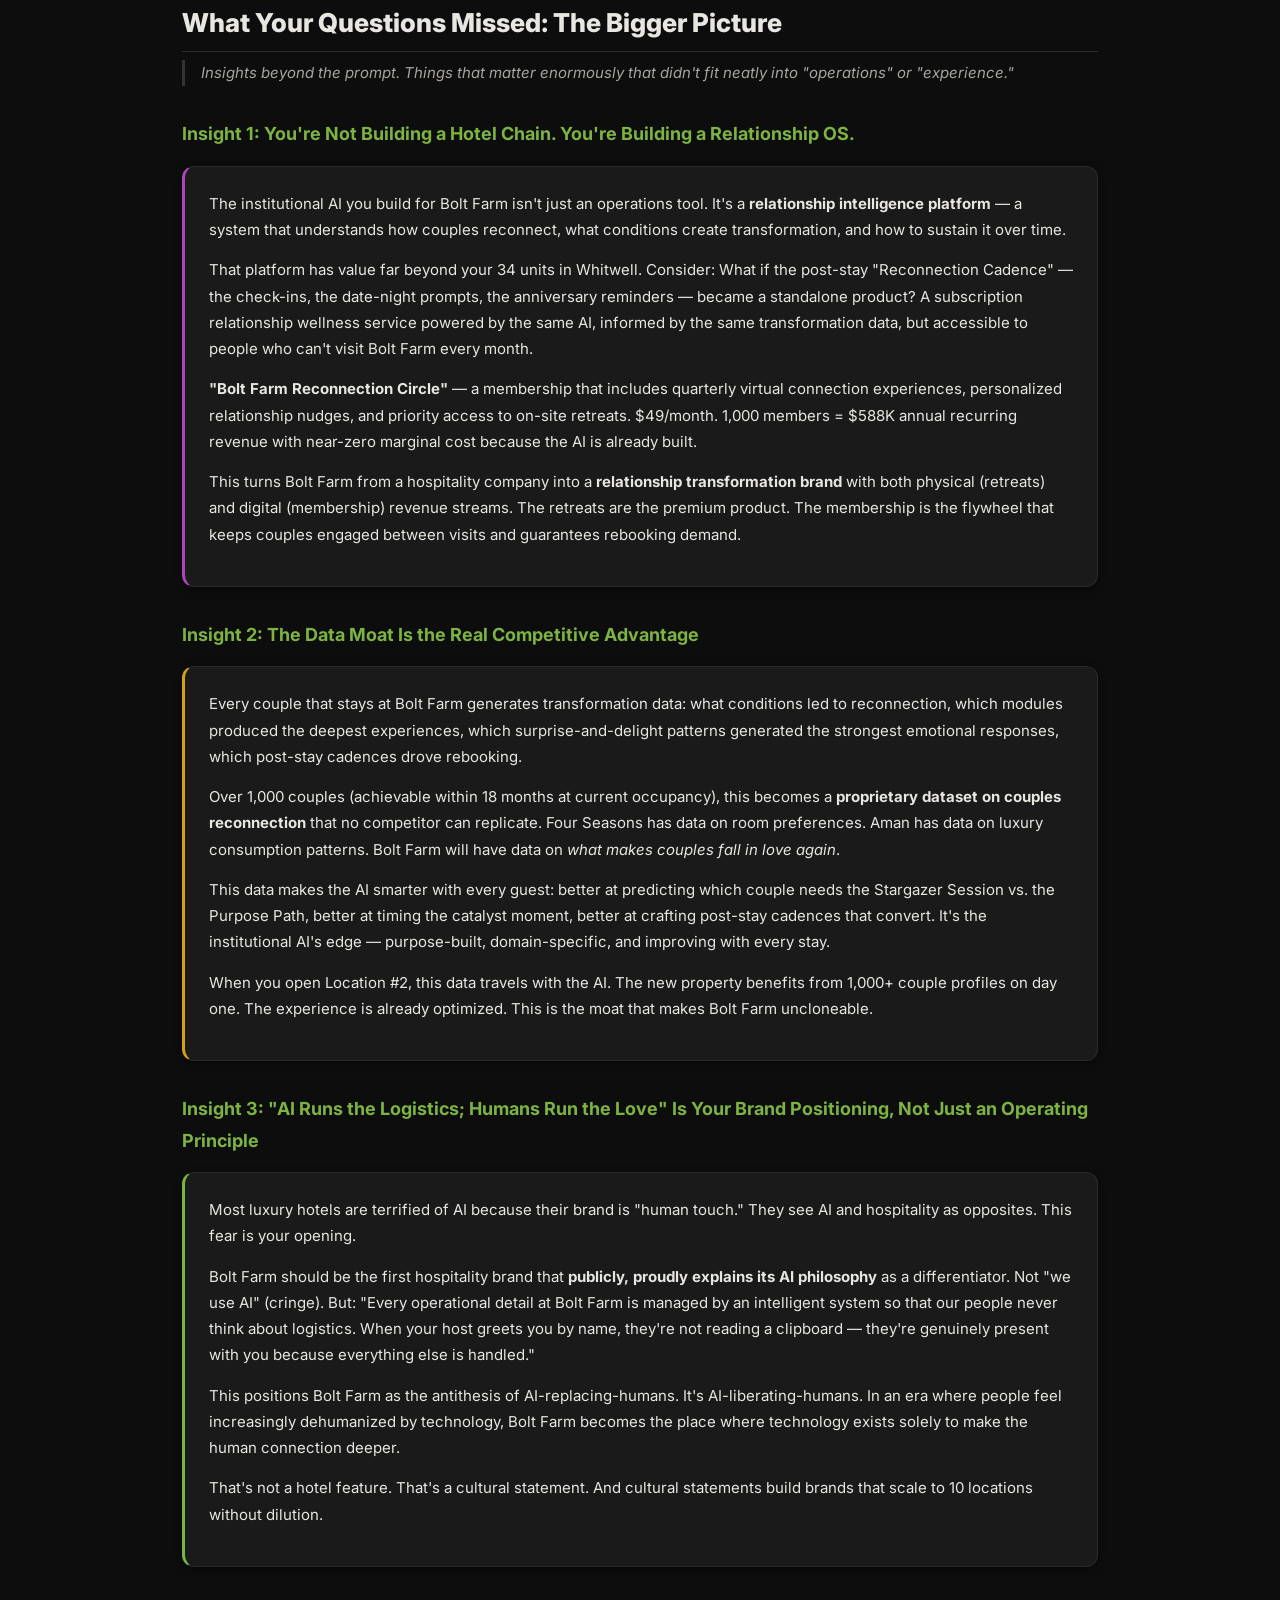
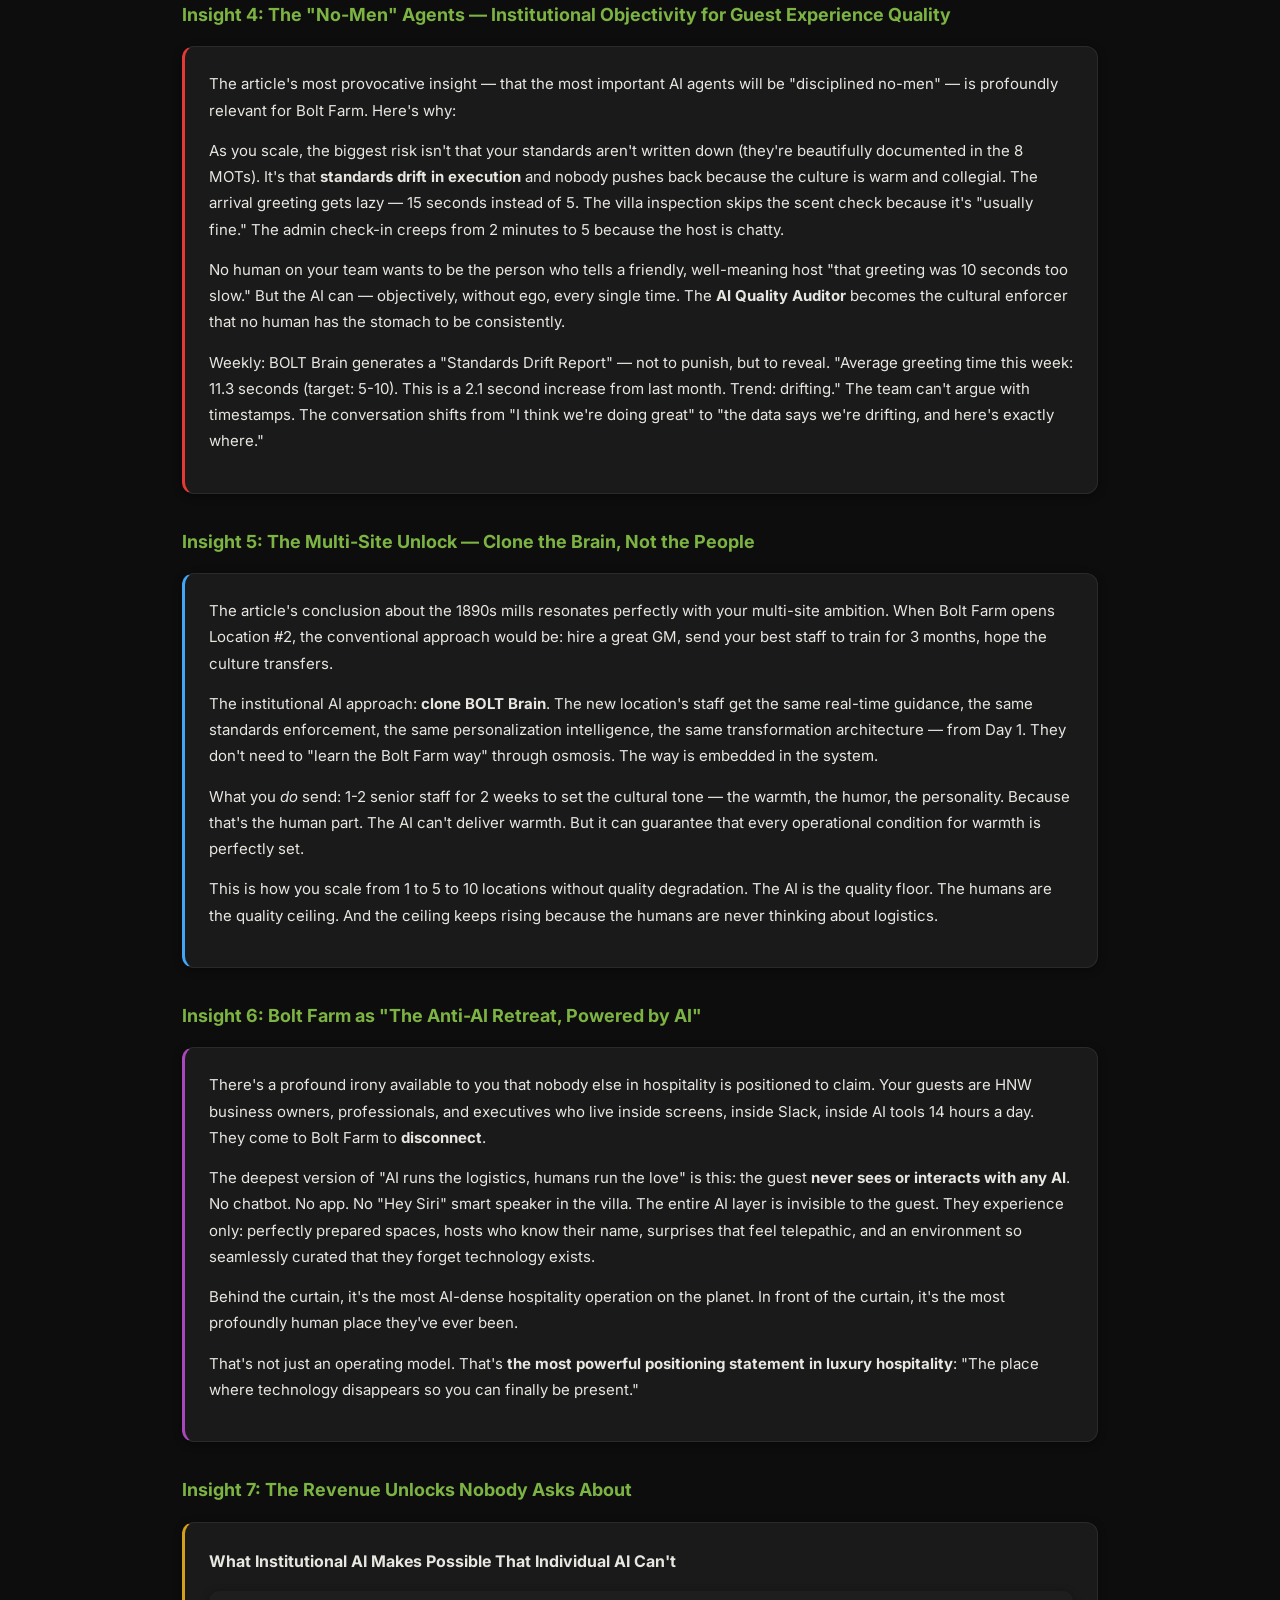
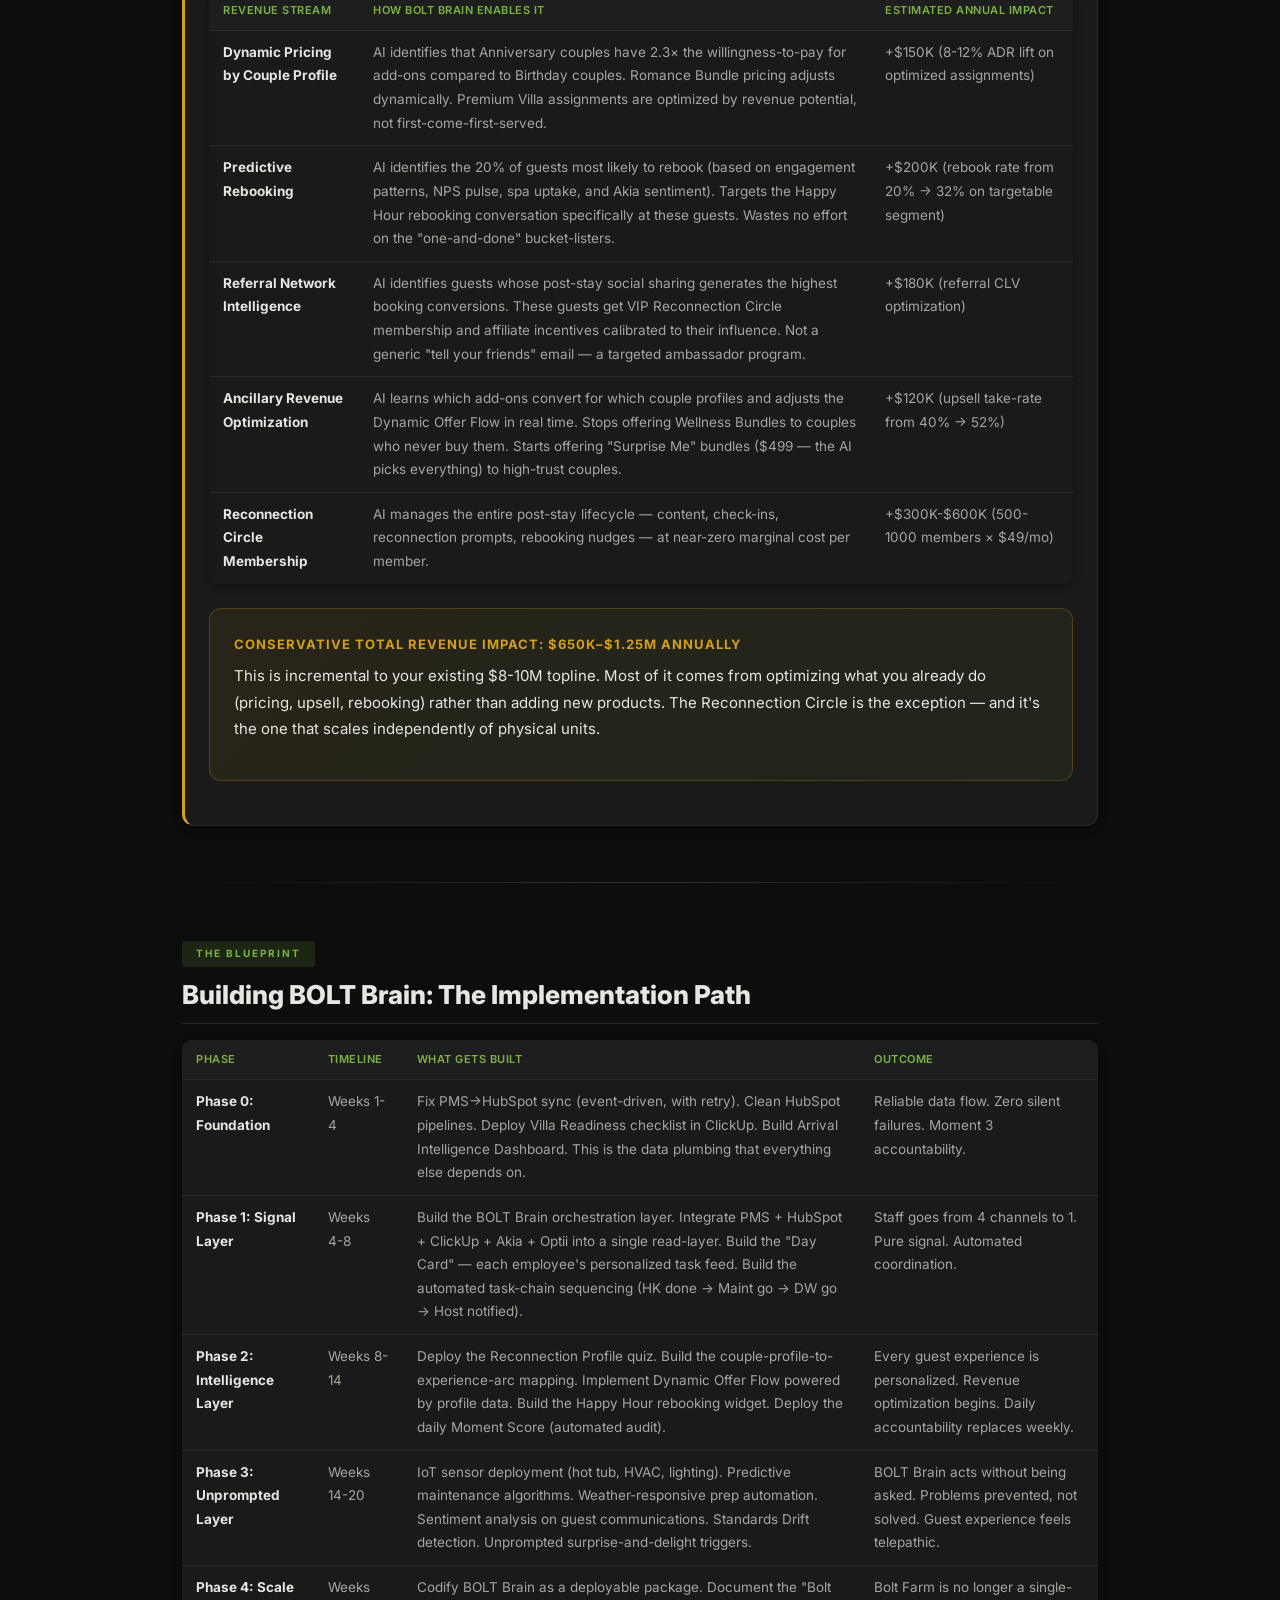
<file: pages/bolt-farm-institutional-ai-factory-floor.html>
<!DOCTYPE html>
<html lang="en">
<head>
<meta charset="UTF-8">
<meta name="viewport" content="width=device-width, initial-scale=1.0">
<title>BOLT FARM 2.0 — Institutional AI Factory Floor Redesign</title>
<style>
  @import url('https://fonts.googleapis.com/css2?family=Inter:wght@300;400;500;600;700;800;900&display=swap');

  :root {
    --bg: #0d0d0d;
    --bg2: #161616;
    --bg3: #1e1e1e;
    --text: #e8e6e1;
    --text2: #a8a5a0;
    --accent: #7cb342;
    --accent-dim: rgba(124,179,66,0.15);
    --gold: #d4a017;
    --gold-dim: rgba(212,160,23,0.15);
    --red: #e53935;
    --red-dim: rgba(229,57,53,0.12);
    --blue: #42a5f5;
    --blue-dim: rgba(66,165,245,0.12);
    --purple: #ab47bc;
    --purple-dim: rgba(171,71,188,0.12);
    --border: #2a2a2a;
    --border-light: #333;
    --card: #1a1a1a;
    --shadow: 0 2px 8px rgba(0,0,0,0.4);
  }

  * { margin: 0; padding: 0; box-sizing: border-box; }

  body {
    font-family: 'Inter', -apple-system, BlinkMacSystemFont, sans-serif;
    background: var(--bg);
    color: var(--text);
    line-height: 1.75;
    font-size: 15px;
  }

  .container { max-width: 980px; margin: 0 auto; padding: 48px 32px; }

  /* HEADER */
  .hero {
    text-align: center;
    padding: 64px 0 48px;
    border-bottom: 1px solid var(--border);
    margin-bottom: 48px;
    position: relative;
  }
  .hero::before {
    content: '';
    position: absolute;
    top: 0; left: 50%;
    transform: translateX(-50%);
    width: 120px; height: 3px;
    background: linear-gradient(90deg, var(--accent), var(--gold));
    border-radius: 2px;
  }
  .hero .eyebrow {
    font-size: 11px;
    font-weight: 700;
    letter-spacing: 3px;
    text-transform: uppercase;
    color: var(--accent);
    margin-bottom: 16px;
  }
  .hero h1 {
    font-size: 36px;
    font-weight: 900;
    letter-spacing: -1px;
    line-height: 1.15;
    background: linear-gradient(135deg, #e8e6e1, #a8a5a0);
    -webkit-background-clip: text;
    -webkit-text-fill-color: transparent;
    margin-bottom: 12px;
  }
  .hero .tagline {
    font-size: 20px;
    font-weight: 300;
    color: var(--gold);
    margin-bottom: 8px;
    font-style: italic;
  }
  .hero .sub {
    font-size: 14px;
    color: var(--text2);
    max-width: 660px;
    margin: 0 auto;
  }
  .hero .meta {
    font-size: 12px;
    color: #555;
    margin-top: 20px;
  }

  /* MANIFESTO */
  .manifesto {
    background: linear-gradient(135deg, #1a2e10, #0d1a08);
    border: 1px solid rgba(124,179,66,0.25);
    border-radius: 16px;
    padding: 36px;
    margin-bottom: 48px;
    position: relative;
    overflow: hidden;
  }
  .manifesto::after {
    content: '';
    position: absolute;
    top: -50%; right: -30%;
    width: 400px; height: 400px;
    background: radial-gradient(circle, rgba(124,179,66,0.06), transparent 70%);
    pointer-events: none;
  }
  .manifesto h2 {
    font-size: 16px;
    font-weight: 700;
    color: var(--accent);
    margin-bottom: 16px;
    letter-spacing: 1px;
    text-transform: uppercase;
    border: none;
    padding: 0;
  }
  .manifesto p {
    font-size: 15px;
    color: rgba(232,230,225,0.88);
    margin-bottom: 14px;
    line-height: 1.8;
  }
  .manifesto .highlight {
    font-size: 22px;
    font-weight: 700;
    color: var(--gold);
    text-align: center;
    padding: 20px 0;
    border-top: 1px solid rgba(124,179,66,0.2);
    border-bottom: 1px solid rgba(124,179,66,0.2);
    margin: 20px 0;
  }

  /* SECTIONS */
  .section { margin-bottom: 56px; }
  .section-label {
    display: inline-block;
    font-size: 10px;
    font-weight: 700;
    letter-spacing: 2px;
    text-transform: uppercase;
    padding: 4px 14px;
    border-radius: 4px;
    margin-bottom: 12px;
  }
  .section-label.green { background: var(--accent-dim); color: var(--accent); }
  .section-label.gold { background: var(--gold-dim); color: var(--gold); }
  .section-label.blue { background: var(--blue-dim); color: var(--blue); }
  .section-label.red { background: var(--red-dim); color: var(--red); }
  .section-label.purple { background: var(--purple-dim); color: var(--purple); }

  h2 {
    font-size: 26px;
    font-weight: 800;
    color: var(--text);
    margin-bottom: 8px;
    padding-bottom: 12px;
    border-bottom: 1px solid var(--border);
    line-height: 1.25;
  }
  .section-intro {
    font-size: 15px;
    color: var(--text2);
    margin-bottom: 28px;
    font-style: italic;
    border-left: 3px solid var(--border-light);
    padding-left: 16px;
  }
  h3 {
    font-size: 18px;
    font-weight: 700;
    color: var(--accent);
    margin: 32px 0 12px;
  }
  h4 {
    font-size: 15px;
    font-weight: 600;
    color: var(--text);
    margin: 20px 0 8px;
  }
  p { margin-bottom: 14px; }
  strong { color: var(--text); }

  /* CARDS */
  .card {
    background: var(--card);
    border: 1px solid var(--border);
    border-radius: 12px;
    padding: 24px;
    margin: 16px 0;
    box-shadow: var(--shadow);
  }
  .card.glow-green { border-left: 3px solid var(--accent); }
  .card.glow-gold { border-left: 3px solid var(--gold); }
  .card.glow-blue { border-left: 3px solid var(--blue); }
  .card.glow-red { border-left: 3px solid var(--red); }
  .card.glow-purple { border-left: 3px solid var(--purple); }

  .card-title {
    font-size: 16px;
    font-weight: 700;
    margin-bottom: 6px;
    color: var(--text);
  }
  .card-sub {
    font-size: 13px;
    color: var(--text2);
    margin-bottom: 12px;
    font-style: italic;
  }

  /* PILLAR GRID */
  .pillar-grid {
    display: grid;
    grid-template-columns: 1fr 1fr;
    gap: 16px;
    margin: 20px 0;
  }
  .pillar {
    background: var(--bg3);
    border: 1px solid var(--border);
    border-radius: 10px;
    padding: 20px;
    position: relative;
  }
  .pillar .pillar-num {
    position: absolute;
    top: 12px; right: 16px;
    font-size: 32px;
    font-weight: 900;
    color: rgba(124,179,66,0.12);
    line-height: 1;
  }
  .pillar .pillar-title {
    font-size: 14px;
    font-weight: 700;
    color: var(--accent);
    margin-bottom: 4px;
    text-transform: uppercase;
    letter-spacing: 0.5px;
  }
  .pillar .pillar-before {
    font-size: 12px;
    color: var(--red);
    margin-bottom: 4px;
  }
  .pillar .pillar-after {
    font-size: 12px;
    color: var(--accent);
    margin-bottom: 8px;
  }
  .pillar p { font-size: 13px; color: var(--text2); margin: 0; line-height: 1.6; }

  /* TABLES */
  table {
    width: 100%;
    border-collapse: collapse;
    margin: 16px 0 24px;
    font-size: 13.5px;
    background: var(--card);
    border-radius: 10px;
    overflow: hidden;
    box-shadow: var(--shadow);
  }
  thead th {
    background: var(--bg3);
    color: var(--accent);
    text-align: left;
    padding: 10px 14px;
    font-weight: 600;
    font-size: 11px;
    letter-spacing: 0.5px;
    text-transform: uppercase;
    border-bottom: 1px solid var(--border);
  }
  tbody td {
    padding: 10px 14px;
    border-bottom: 1px solid var(--border);
    vertical-align: top;
    color: var(--text2);
  }
  tbody tr:last-child td { border-bottom: none; }
  tbody tr:hover { background: var(--bg3); }

  /* FLOW */
  .flow {
    display: flex;
    align-items: center;
    flex-wrap: wrap;
    gap: 6px;
    margin: 10px 0 16px;
  }
  .flow-step {
    background: var(--accent-dim);
    color: var(--accent);
    padding: 5px 12px;
    border-radius: 6px;
    font-size: 12px;
    font-weight: 500;
  }
  .flow-step.gold { background: var(--gold-dim); color: var(--gold); }
  .flow-step.blue { background: var(--blue-dim); color: var(--blue); }
  .flow-step.red { background: var(--red-dim); color: var(--red); }
  .flow-step.purple { background: var(--purple-dim); color: var(--purple); }
  .flow-arrow { color: #444; font-size: 14px; }

  /* BADGE */
  .badge {
    display: inline-block;
    font-size: 10px;
    font-weight: 700;
    padding: 2px 8px;
    border-radius: 4px;
    letter-spacing: 0.5px;
    text-transform: uppercase;
  }
  .badge.ai { background: var(--accent-dim); color: var(--accent); }
  .badge.human { background: var(--gold-dim); color: var(--gold); }
  .badge.hybrid { background: var(--blue-dim); color: var(--blue); }
  .badge.kill { background: var(--red-dim); color: var(--red); }

  /* VERDICT */
  .verdict-box {
    background: linear-gradient(135deg, rgba(212,160,23,0.08), rgba(124,179,66,0.08));
    border: 1px solid rgba(212,160,23,0.25);
    border-radius: 12px;
    padding: 24px;
    margin: 20px 0;
  }
  .verdict-box .vb-title {
    font-size: 13px;
    font-weight: 700;
    color: var(--gold);
    text-transform: uppercase;
    letter-spacing: 1px;
    margin-bottom: 8px;
  }

  /* CALLOUT */
  .callout {
    background: var(--bg3);
    border-left: 3px solid var(--gold);
    padding: 16px 20px;
    margin: 16px 0;
    border-radius: 0 8px 8px 0;
    font-size: 14px;
    color: var(--text2);
  }
  .callout strong { color: var(--gold); }

  /* DIVIDER */
  .divider {
    border: none;
    height: 1px;
    background: linear-gradient(90deg, transparent, var(--border-light), transparent);
    margin: 56px 0;
  }

  /* COMPARISON */
  .compare-grid {
    display: grid;
    grid-template-columns: 1fr 1fr;
    gap: 16px;
    margin: 20px 0;
  }
  .compare-box {
    border-radius: 10px;
    padding: 20px;
  }
  .compare-box.before {
    background: var(--red-dim);
    border: 1px solid rgba(229,57,53,0.2);
  }
  .compare-box.after {
    background: var(--accent-dim);
    border: 1px solid rgba(124,179,66,0.2);
  }
  .compare-box .compare-label {
    font-size: 11px;
    font-weight: 700;
    letter-spacing: 1px;
    text-transform: uppercase;
    margin-bottom: 8px;
  }
  .compare-box.before .compare-label { color: var(--red); }
  .compare-box.after .compare-label { color: var(--accent); }
  .compare-box p { font-size: 13px; margin-bottom: 6px; color: var(--text2); }

  /* RESPONSIVE */
  @media (max-width: 768px) {
    .pillar-grid, .compare-grid { grid-template-columns: 1fr; }
    .hero h1 { font-size: 26px; }
    h2 { font-size: 22px; }
  }

  @media print {
    body { background: white; color: #1a1a1a; }
    .card { border: 1px solid #ddd; }
  }
</style>
</head>
<body>
<div class="container">

<!-- HERO -->
<div class="hero">
  <div class="eyebrow">BOLT FARM 2.0 &mdash; The Factory Floor Redesign</div>
  <h1>Institutional AI for<br>Luxury Hospitality</h1>
  <div class="tagline">"AI runs the logistics. Humans run the love."</div>
  <div class="sub">You swapped the motor in 2025. This is the ground-up rebuild of the assembly line — the 1920 moment for Bolt Farm Treehouse.</div>
  <div class="meta">Prepared for Seth Bolt &bull; March 2026 &bull; Builds on Journey-First Operating Model v1</div>
</div>

<!-- MANIFESTO -->
<div class="manifesto">
  <h2>The Textile Mill Problem</h2>
  <p>Bolt Farm today has AI tools scattered across the operation: ChatGPT for content, HubSpot automations for email, Akia for guest SMS, AI-assisted SOPs. Each team member is individually more productive. Yet the operation still feels chaotic — things slip through cracks, communication is noisy, accountability is soft, and the team spends more time on logistics than on the human moments that justify $800/night.</p>
  <p>This is exactly the 1900 textile mill. You've electrified individual machines but haven't redesigned the floor. The staff is rowing faster, but not in the same direction. Every employee has their own AI habits, their own outputs, their own information silo. There's no institutional brain connecting the work.</p>
  <p>What follows is the redesign. Not "add more AI tools." Instead: one omniscient operational intelligence layer that coordinates every person, every task, every moment — and does so <em>unprompted</em>, before anyone thinks to ask.</p>
  <div class="highlight">"AI runs the logistics. Humans run the love."</div>
</div>

<!-- SEVEN PILLARS APPLIED TO BOLT FARM -->
<div class="section">
  <div class="section-label green">Foundation</div>
  <h2>The Seven Pillars Applied to Bolt Farm</h2>
  <p class="section-intro">The article identifies 7 dimensions where institutional AI diverges from individual AI. Here's what each means for a 34-unit luxury mountaintop retreat scaling to multi-site.</p>

  <div class="pillar-grid">
    <div class="pillar">
      <div class="pillar-num">1</div>
      <div class="pillar-title">Coordination</div>
      <div class="pillar-before">Today: Each employee checks Slack, ClickUp, Akia, radio &mdash; 4 channels, own rhythm</div>
      <div class="pillar-after">Tomorrow: One AI brain sequences every task across every role in real time</div>
      <p>The villa "Wow" requires 4 teams in sequence. Today they coordinate via radio and hope. Institutional AI dispatches the chain automatically: HK finishes → Maintenance confirms → Dream Weaver places personalization → Host gets "Villa Ready" push notification. No radio needed. No one forgotten.</p>
    </div>
    <div class="pillar">
      <div class="pillar-num">2</div>
      <div class="pillar-title">Signal</div>
      <div class="pillar-before">Today: 200+ ClickUp tasks, Slack noise, email threads &mdash; staff context-switch constantly</div>
      <div class="pillar-after">Tomorrow: Each employee sees exactly one thing: their next action, right now</div>
      <p>The arrival host doesn't need to check a dashboard. The AI tells them: "The Johnsons arrive in 12 minutes. Villa: Canopy Oak. Anniversary. Golf cart. Champagne pre-placed. Go to parking position." Pure signal. Zero noise.</p>
    </div>
    <div class="pillar">
      <div class="pillar-num">3</div>
      <div class="pillar-title">Bias / Objectivity</div>
      <div class="pillar-before">Today: Audit scorecard is subjective weekly walkthrough &mdash; leadership sees what they expect</div>
      <div class="pillar-after">Tomorrow: AI auditor scores every moment, every day, with photographic evidence</div>
      <p>The institutional AI doesn't agree with your assessment that "arrival was good today." It shows you: greeting was 22 seconds late on 2 of 6 arrivals, one villa was 3°F above target, and one guest had no welcome beverage. Objectivity at scale.</p>
    </div>
    <div class="pillar">
      <div class="pillar-num">4</div>
      <div class="pillar-title">Edge</div>
      <div class="pillar-before">Today: Generic ChatGPT/Claude for drafting &mdash; no domain-specific intelligence</div>
      <div class="pillar-after">Tomorrow: Purpose-built agents that know Bolt Farm's 10 MOTs, scent profiles, timing standards</div>
      <p>A generic AI doesn't know that the door-opening ritual requires a 10–20 second pause, or that the villa must smell like cedar not lavender, or that "Checking in?" is forbidden vocabulary. Bolt Farm's institutional AI knows all of this because it's trained on your playbooks, your scorecard, and your brand bible.</p>
    </div>
    <div class="pillar">
      <div class="pillar-num">5</div>
      <div class="pillar-title">Outcomes</div>
      <div class="pillar-before">Today: AI saves time (faster email, faster SOPs)</div>
      <div class="pillar-after">Tomorrow: AI scales revenue (higher upsell, rebook, CLV)</div>
      <p>Individual AI helps staff write a follow-up email faster. Institutional AI identifies which guest is most likely to rebook, triggers the optimal offer at the optimal moment (Happy Hour, day 2, after spa), and measures the conversion. Time-saving is a byproduct. Revenue is the goal.</p>
    </div>
    <div class="pillar">
      <div class="pillar-num">6</div>
      <div class="pillar-title">Enablement</div>
      <div class="pillar-before">Today: New hires study SOP binders for a week, shadow for another week</div>
      <div class="pillar-after">Tomorrow: AI co-pilots new hires from day 1 &mdash; tells them exactly what to do, when</div>
      <p>A new arrival host doesn't need to memorize 20 pages of MOT #1 protocol. Their earpiece or phone tells them: "Guest is exiting vehicle. Walk forward. Smile. Say: Welcome to Bolt Farm, you must be Sarah." The SOP is embedded in the real-time instruction. Training time collapses from 2 weeks to 2 days.</p>
    </div>
    <div class="pillar">
      <div class="pillar-num">7</div>
      <div class="pillar-title">Unprompted</div>
      <div class="pillar-before">Today: Problems are discovered when guests complain or staff remembers to check</div>
      <div class="pillar-after">Tomorrow: AI flags problems before they become guest experiences</div>
      <p>Nobody asked the AI to check the hot tub temperature in Canopy Oak. But the IoT sensor shows 96°F (target: 102°F), and the AI dispatches maintenance 90 minutes before the guest's likely evening soak — based on their pattern from last night. The guest never knows a problem existed.</p>
    </div>
  </div>
</div>

<hr class="divider">

<!-- ========== PART 1: HOTEL OPERATIONS ========== -->
<div class="section">
  <div class="section-label gold">Part 1</div>
  <h2>Redesigning the Factory Floor: Hotel Operations</h2>
  <p class="section-intro">The property, the staff, onboarding, maintenance, housekeeping, communication, scheduling, accountability — every operational function, rewired through one institutional brain.</p>

  <h3>The Central Nervous System: "BOLT Brain"</h3>
  <p>Everything that follows depends on one architectural decision: <strong>a single AI orchestration layer</strong> that sits on top of your existing tools (PMS, HubSpot, ClickUp, Akia, Optii, Slack) and functions as the institutional brain. It doesn't replace those tools — it reads from all of them, reasons across them, and pushes pure-signal instructions to the right person at the right time.</p>

  <div class="card glow-green">
    <div class="card-title">What BOLT Brain Does</div>
    <div class="card-sub">One omniscient layer. Every employee gets pure signal for their next move.</div>

    <table>
      <thead>
        <tr><th>Function</th><th>Today (Manual/Fragmented)</th><th>BOLT Brain (Institutional AI)</th></tr>
      </thead>
      <tbody>
        <tr>
          <td><strong>Task Dispatch</strong></td>
          <td>ClickUp tasks assigned manually, checked intermittently</td>
          <td>AI sequences tasks across roles in real time. "HK done → Maintenance go → DW go → Host go." Each person gets a push notification when it's their turn — not before.</td>
        </tr>
        <tr>
          <td><strong>Arrival Prep</strong></td>
          <td>Printed sheet, may be stale if last-minute changes</td>
          <td>Live arrival intelligence pushed to host's device 15 min before ETA. Includes name pronunciation, occasion, package, allergies, cart assignment, and any alerts from the pre-arrival quiz.</td>
        </tr>
        <tr>
          <td><strong>Villa Readiness</strong></td>
          <td>HK cleans, hopes maintenance and DW follow through</td>
          <td>AI tracks the full chain: HK check-in → Photo verification (Optii) → Maintenance sign-off → DW personalization placed → Temperature/lighting confirmed via IoT → "Villa Ready" status triggers host notification. Any break in the chain = immediate escalation.</td>
        </tr>
        <tr>
          <td><strong>Issue Detection</strong></td>
          <td>Guest reports problem → staff scrambles to fix</td>
          <td><span class="badge ai">Unprompted</span> AI monitors IoT sensors (temp, hot tub, lighting), weather data (adjust fire pit prep), PMS changes (late arrival → re-sequence villa prep), and guest sentiment (Akia message tone analysis). Problems flagged and dispatched before the guest knows.</td>
        </tr>
        <tr>
          <td><strong>Communication</strong></td>
          <td>Radio for urgent, Slack for culture, ClickUp for tasks — staff checks 3+ channels</td>
          <td>Staff checks one thing: their BOLT Brain feed. It aggregates everything relevant to <em>them</em> right now. Radio remains for true emergencies only. Slack remains for culture. But operational signal flows through one channel.</td>
        </tr>
        <tr>
          <td><strong>Daily Rhythm</strong></td>
          <td>Morning huddle, printed briefing, hope for the best</td>
          <td>AI generates each employee's personalized "day card" at shift start: today's arrivals they'll interact with, today's departures, today's special alerts, today's tasks in sequence. Updated in real time if anything changes.</td>
        </tr>
        <tr>
          <td><strong>Accountability</strong></td>
          <td>Weekly walkthrough scorecard, after-the-fact</td>
          <td>Every task has a timestamp, a completion record, and a photo where applicable. The AI generates a daily "Moment Score" — how well each MOT was executed based on timing data, completion data, and guest feedback. Weekly walkthrough validates but doesn't discover.</td>
        </tr>
      </tbody>
    </table>
  </div>

  <h3>Staff Operating Model: The "Single Pane of Glass"</h3>

  <div class="compare-grid">
    <div class="compare-box before">
      <div class="compare-label">Today: The Chaos</div>
      <p>Host arrives at shift. Checks ClickUp for tasks. Checks Slack for messages. Checks printed arrival sheet. Radios HK to ask if Canopy Oak is ready. Radios maintenance about the hot tub. Walks to parking lot. Realizes arrival sheet was wrong — guest has a different villa. Scrambles.</p>
      <p>Every employee is a human router, manually stitching together information from 4+ sources. Cognitive load is enormous. Things slip through cracks not because people are incompetent, but because the system makes it impossible not to drop things.</p>
    </div>
    <div class="compare-box after">
      <div class="compare-label">Tomorrow: Pure Signal</div>
      <p>Host arrives at shift. Opens BOLT Brain on their phone. Sees: "3 arrivals today. First: The Johnsons, 2:15 PM, Canopy Oak, Anniversary, Premium Package, golf cart. Villa status: Ready ✓. Next action: Be at parking position by 2:05 PM."</p>
      <p>At 2:00 PM, their phone buzzes: "Johnsons are 15 minutes out (GPS estimate via Akia check-in). Canopy Oak confirmed ready. Champagne placed. Cart #7 cleaned and charged. Move to position."</p>
      <p>The host's entire job becomes: be present, be warm, deliver the moment. The AI handled everything else.</p>
    </div>
  </div>

  <h3>Onboarding: From 2 Weeks to 2 Days</h3>

  <div class="card glow-blue">
    <div class="card-title">AI-Powered Onboarding</div>
    <div class="card-sub">The SOP is embedded in the real-time instruction. New hires don't study the playbook — they live it.</div>

    <p>Today, onboarding a new host means: read the 20-page MOT protocols, shadow a senior host for a week, practice scripts, take a quiz, then go live — and still fumble for the first month because reading a protocol and executing it under pressure are completely different skills.</p>

    <p><strong>The institutional AI approach:</strong></p>
    <p><strong>Day 1 — Guided Execution:</strong> New hire wears an earpiece or follows phone prompts. The AI walks them through every step in real time: "Guest car spotted. Walk toward parking position. Remember: smile before they open the door. Their name is Sarah. Say: 'Welcome to Bolt Farm, you must be Sarah.'" After each arrival, the AI provides instant feedback: "Greeting was at 8 seconds — within standard. You forgot to offer water. Next time, offer it after luggage is handled."</p>
    <p><strong>Day 2 — Supervised Solo:</strong> AI still provides prompts but only for steps the hire missed on Day 1. Senior host monitors remotely via BOLT Brain and intervenes only if needed.</p>
    <p><strong>Day 3+ — Independent with Safety Net:</strong> AI operates in background mode — only speaks up if timing standards are missed, a step is skipped, or an alert requires attention. The hire is now competent at the mechanical execution. Their growth edge is now emotional presence, personality, and the human art of hosting — exactly what you want them focused on.</p>

    <div class="verdict-box">
      <div class="vb-title">Scaling Impact</div>
      <p>When you open Location #2, you don't need to fly your best host from Whitwell to train the new team for a month. You clone the institutional AI. The new team gets Day 1 guided execution at the same quality as your best performer. The playbook doesn't degrade in transmission because it's not transmitted through humans — it's embedded in the system.</p>
    </div>
  </div>

  <h3>Maintenance & Property: Predictive, Not Reactive</h3>

  <div class="card glow-gold">
    <div class="card-title">Unprompted Property Intelligence</div>
    <p><strong>Today:</strong> Hot tub breaks → guest complains → staff scrambles → 45-minute fix during what should have been a romantic evening.</p>
    <p><strong>Tomorrow:</strong> IoT sensors report hot tub heater drawing 15% more power than baseline (early failure indicator). BOLT Brain dispatches maintenance to inspect at 10 AM — 8 hours before the guest's likely evening use. Part is replaced. Guest never knows.</p>
    <p>Extend this to every system on property: HVAC cycling patterns predict compressor failure. Water usage anomalies flag leaks. Lighting circuits drawing irregular loads get preemptive inspection. Weather forecast shows 28°F tonight — AI auto-dispatches fire pit prep and pipe insulation checks for all occupied villas.</p>
    <p>This isn't futuristic IoT fantasy. It's basic sensor data + pattern recognition + automated work orders. The sensors cost $20-50 each. The AI layer costs nothing incremental if you're already running BOLT Brain. The ROI is: zero guest-facing maintenance failures per month.</p>
  </div>

  <h3>Scheduling & Labor: AI-Optimized Deployment</h3>

  <div class="card glow-green">
    <div class="card-title">Dynamic Staffing by Moment Density</div>
    <p>Today you staff by shift. Tomorrow you staff by <em>moment density</em>.</p>
    <p>The AI knows: Tuesday has 6 arrivals (heavy Moments 1-3 load) but only 2 departures. It schedules 3 hosts for the 2-6 PM arrival window and only 1 for morning departure flow. Wednesday has 8 departures and 2 arrivals — inverse the ratio.</p>
    <p>For spa: The AI sees that Tuesday guests are 80% Anniversary couples (high spa propensity). It proactively schedules an extra therapist and pre-sends spa upsell messages at booking+24h for these guests. Thursday guests are more adventure-oriented (from quiz data) — scale back spa, ensure Wellness Haven modules are fully prepped.</p>
    <p>This is demand-responsive labor deployment. You don't need more staff — you need the right staff in the right place at the right time, and only an institutional AI can coordinate this across 34 (and eventually 50+) units with dozens of variables per guest.</p>
  </div>

  <h3>The Accountability Layer: Every Task Has a Timestamp</h3>

  <table>
    <thead>
      <tr><th>Metric</th><th>Today</th><th>With BOLT Brain</th></tr>
    </thead>
    <tbody>
      <tr><td>Greeting timing (MOT #1)</td><td>Estimated during weekly walkthrough</td><td>Exact seconds, every arrival, auto-logged</td></tr>
      <tr><td>Villa readiness chain</td><td>"I think it was done on time"</td><td>HK: 1:12 PM ✓ → Maint: 1:28 PM ✓ → DW: 1:45 PM ✓ → Host notified: 1:46 PM</td></tr>
      <tr><td>Hot tub temperature</td><td>Checked if someone remembers</td><td>Continuous IoT monitoring, alert if ±2°F from target</td></tr>
      <tr><td>Post-stay review request</td><td>"We send it… I think"</td><td>Sent at T+24h 00:00 for 100% of departures, delivery confirmed, response rate tracked</td></tr>
      <tr><td>Upsell attachment rate</td><td>Unknown — data in multiple systems</td><td>40.2% this week (target: 40%). Romance Bundle: 62% take-rate. Wellness Bundle: 18% — investigate.</td></tr>
    </tbody>
  </table>

  <div class="callout">
    <strong>The key insight:</strong> Accountability doesn't mean surveillance. It means the system catches dropped balls before they become guest experiences. When the Dream Weaver forgets to place the anniversary champagne, the AI flags it 30 minutes before arrival — not after the guest asks where it is. The staff member isn't punished; the moment is saved.
  </div>
</div>

<hr class="divider">

<!-- ========== PART 2: TRANSFORMATIONAL EXPERIENCE ========== -->
<div class="section">
  <div class="section-label gold">Part 2</div>
  <h2>Redesigning the Factory Floor: The Transformational Couples Experience</h2>
  <p class="section-intro">How institutional AI makes the product itself — the couples renewal — so extraordinary that it provides massive intrinsic value: saving marriages, reconnecting humans in the age of disconnection.</p>

  <p>Part 1 freed the humans from logistics. Part 2 is what they do with that freedom. This is where Bolt Farm stops being a hotel and becomes a <strong>transformation engine</strong>.</p>

  <h3>The Shift: From "Nice Hotel" to "Life-Changing Experience"</h3>

  <div class="compare-grid">
    <div class="compare-box before">
      <div class="compare-label">What $800/Night Hotels Sell</div>
      <p>Beautiful room. Good food. Nice spa. Friendly staff. Pretty views. Instagram moments.</p>
      <p>Every luxury hotel sells this. Aman, Four Seasons, 1 Hotel — they all deliver this competently. You can't out-amenity them.</p>
    </div>
    <div class="compare-box after">
      <div class="compare-label">What Bolt Farm 2.0 Sells</div>
      <p>You arrived as two people who love each other but had forgotten how to show it. You leave as two people who remember why they chose each other — and have tools to keep choosing each other.</p>
      <p>No hotel does this. No resort does this. Bolt Farm doesn't sell rooms. It sells <strong>the conversation you finally had on the deck at sunset.</strong></p>
    </div>
  </div>

  <p>Here's where institutional AI becomes genuinely revolutionary: it makes this transformation <em>consistent, scalable, and personalized</em> without requiring a therapist on staff or a rigid "couples retreat" program that feels clinical. The AI orchestrates conditions for transformation while the humans deliver the warmth.</p>

  <h3>The Transformation Architecture</h3>

  <div class="card glow-purple">
    <div class="card-title">Layer 1: Deep Personalization Intelligence</div>
    <div class="card-sub">Know the couple better than they know themselves — before they arrive.</div>

    <p>Today's pre-arrival quiz captures occasion, food preferences, and special requests. That's hotel-grade intelligence. Transformation-grade intelligence goes deeper:</p>

    <h4>The "Reconnection Profile"</h4>
    <p>An elegantly designed pre-arrival experience (not a "survey" — a <em>ritual</em>) that surfaces:</p>
    <p><strong>Relationship Stage Signals:</strong> Are they celebrating a milestone (positive energy, amplify joy)? Are they reconnecting after a hard season (gentle energy, create safety)? Are they discovering each other again after years of autopilot (playfulness, curiosity)? The AI infers this from quiz responses, booking patterns (first-time vs. repeat), occasion notes, and even the language they use in communications.</p>
    <p><strong>Connection Style:</strong> Are they talkers (design moments for conversation)? Are they activity-oriented (design shared challenges)? Are they parallel-rechargers (design beautiful shared silence)? The AI tailors the experience arc to their style.</p>
    <p><strong>Transformation Readiness:</strong> Some couples arrive ready for depth. Others need two days of decompression before they can even be present with each other. The AI adjusts pacing accordingly — more spa and solitude on Day 1 for the wound-tight couple, earlier access to shared experiences for the ready-to-engage couple.</p>

    <div class="verdict-box">
      <div class="vb-title">How this works operationally</div>
      <p>The pre-arrival "Reconnection Profile" feeds into BOLT Brain. Every staff interaction, every automated touchpoint, every Dream Weaver surprise is inflected by this intelligence. The host who escorts them to the villa doesn't just know "anniversary" — they know this is a couple that reconnects through humor, who've been through a tough year, and who will respond to playfulness more than formality. The host can be genuinely human — the AI just gave them the context to be the <em>right kind</em> of human.</p>
    </div>
  </div>

  <div class="card glow-gold">
    <div class="card-title">Layer 2: The Choreographed Emotional Arc</div>
    <div class="card-sub">Every couple experiences a designed narrative — unique to them, but always moving toward reconnection.</div>

    <h4>The 4-Act Structure</h4>
    <table>
      <thead>
        <tr><th>Act</th><th>Timing</th><th>Emotional Job</th><th>AI Orchestration</th><th>Human Delivery</th></tr>
      </thead>
      <tbody>
        <tr>
          <td><strong>Act 1: Arrival</strong></td>
          <td>Day 0, first 3 hours</td>
          <td>Release &amp; exhale — permission to stop performing</td>
          <td>AI ensures zero friction, perfect villa, personalized welcome. Paces the arrival to prevent overwhelm. Sends no messages for first 2 hours — let them breathe.</td>
          <td>Host delivers calm warmth. Dream Weaver's handwritten note acknowledges their specific reason for being here. Villa feels like it was designed for them.</td>
        </tr>
        <tr>
          <td><strong>Act 2: Softening</strong></td>
          <td>Day 1</td>
          <td>Dissolve the armor — create safety for vulnerability</td>
          <td>AI schedules spa (the great equalizer — both partners are physically relaxed), sends gentle Akia prompts ("The sunset from your deck tonight will be at 7:12 PM. We left a blanket and wine for you."). Adjusts cadence based on couple profile — more structure for the anxious couple, more space for the already-relaxed one.</td>
          <td>Staff interactions are warm but minimal. The forest walk is available but unpushed. The couples journal appears on the coffee table. No pressure. No agenda. Just: here's a beautiful space to be with each other.</td>
        </tr>
        <tr>
          <td><strong>Act 3: Connection</strong></td>
          <td>Day 2</td>
          <td>Create the conditions for the real conversation</td>
          <td>AI orchestrates the "catalyst moment" — timed for when the couple is most relaxed (based on their movement patterns, spa timing, and communication tone in Akia). This could be: Couples Gratitude Cue at sunset, a surprise setup (dinner on their private deck with a curated playlist), or an experience module (Stargazer Session with conversation prompts).</td>
          <td>Dream Weaver delivers the surprise. Staff disappears. The couple has 3 uninterrupted hours in a setting so beautiful and intentional that conversation flows naturally. This is the night they finally talk about the thing they've been avoiding. Or the night they laugh together for the first time in months. Or the night they just sit in silence, holding hands, watching stars — and that's enough.</td>
        </tr>
        <tr>
          <td><strong>Act 4: Anchoring</strong></td>
          <td>Last morning</td>
          <td>Embed the memory so it lasts beyond checkout</td>
          <td>AI triggers the Memory Anchor sequence: Polaroid, gratitude card, departure gift. Post-stay sequence begins at T+24h. AI generates a personalized recap that references their specific experience (not generic). Anniversary reminder set for T+365d.</td>
          <td>Farewell is personal. Staff references something specific: "I hope the stargazing session was everything you wanted." The couple feels seen. They leave knowing this wasn't a hotel — it was a turning point.</td>
        </tr>
      </tbody>
    </table>
  </div>

  <div class="card glow-green">
    <div class="card-title">Layer 3: Micro-Moments of Surprise & Delight</div>
    <div class="card-sub">AI-orchestrated, human-delivered surprises that feel spontaneous but are strategically placed.</div>

    <p>The genius of institutional AI for surprise and delight: it can track what's already been delivered and ensure the <em>pattern</em> never becomes predictable. Every couple gets a different constellation of micro-moments based on their profile, their pace, and what's already happened in their stay.</p>

    <table>
      <thead>
        <tr><th>Micro-Moment</th><th>AI Orchestration</th><th>Human Delivery</th><th>Transformation Purpose</th></tr>
      </thead>
      <tbody>
        <tr>
          <td><strong>The Unsolicited Note</strong></td>
          <td>AI drafts a note template based on couple profile + what Dream Weaver has observed. Suggests placement time.</td>
          <td>Dream Weaver handwrites it. Places it where they'll find it "accidentally" — inside the journal, on the bathroom mirror, tucked in a robe pocket.</td>
          <td>Creates the feeling of being truly known. Breaks the pattern of transactional hospitality.</td>
        </tr>
        <tr>
          <td><strong>The Soundtrack Moment</strong></td>
          <td>AI queues a curated playlist based on the couple's decade (wedding year → era-appropriate music). Triggers via villa smart speaker at sunset, Day 2.</td>
          <td>None needed. The music just starts playing as they step onto the deck. They look at each other and say "That's our song."</td>
          <td>Emotional time travel. Reconnects them to the version of themselves that fell in love.</td>
        </tr>
        <tr>
          <td><strong>The "We Noticed" Surprise</strong></td>
          <td>AI analyzes Dream Weaver observations + Akia messages + staff notes. Identifies something the couple mentioned in passing. Triggers fulfillment.</td>
          <td>Dream Weaver executes. Guest mentioned they love Earl Grey → a premium loose-leaf tin appears in their room. Guest mentioned their dog → a framed photo of the mountain view with a note "For [dog name] — wish you were here."</td>
          <td>Proves that luxury isn't about amenities — it's about being listened to.</td>
        </tr>
        <tr>
          <td><strong>The Stargazer Invitation</strong></td>
          <td>AI checks weather (clear skies required), moon phase (dark = better stars), couple availability (not during dinner), and couple profile (connection-ready). If all conditions met, triggers invitation via Akia 2 hours before optimal viewing.</td>
          <td>Staff sets up telescope, hot cocoa, blankets, and a card with 3 conversation prompts designed for their relationship stage.</td>
          <td>Shared wonder → shared vulnerability → reconnection. The conversation prompts are the stealth weapon — designed by the AI to match their profile, they feel like they were written for this exact couple.</td>
        </tr>
        <tr>
          <td><strong>The Departure Truth</strong></td>
          <td>AI compiles a brief "relationship reflections" page based on the couple's quiz answers, staff observations, and any journal responses they opted to share. Prints it in a sealed envelope.</td>
          <td>Handed at departure with: "No need to open this now. Read it when you're home, together."</td>
          <td>The transformation continues beyond checkout. The envelope becomes a sacred object — something they return to when everyday life crowds in again.</td>
        </tr>
      </tbody>
    </table>
  </div>

  <div class="card glow-blue">
    <div class="card-title">Layer 4: Post-Stay Transformation Continuity</div>
    <div class="card-sub">The experience doesn't end at departure. The AI ensures the reconnection sticks.</div>

    <p>This is where Bolt Farm transcends hospitality and enters the territory of genuine transformation. Most hotels send a "thanks for staying" email. Bolt Farm sends a <strong>reconnection cadence</strong>:</p>

    <p><strong>T+24h:</strong> Thank-you SMS + review link. But the review prompt is different: "What moment at Bolt Farm brought you and [partner name] closest together?" This yields testimonials that sell transformation, not amenities.</p>

    <p><strong>T+7d:</strong> AI-generated recap reel — not just photos, but a narrative: "You arrived on a Tuesday evening. By Thursday, you'd watched the sunset from your deck three times. Your therapist said you both laughed during the couples massage — that's rarer than you'd think." This isn't generic. It's their story.</p>

    <p><strong>T+30d:</strong> A "Reconnection Check-In" — a gentle Akia message: "It's been a month since Bolt Farm. Have you had a date night this week? Here's an idea: recreate your deck sunset. All you need is a blanket and 20 minutes of no phones." This positions Bolt Farm as an ongoing relationship resource, not a one-time destination.</p>

    <p><strong>T+90d:</strong> Personalized return offer tied to a "Reconnection Weekend" that builds on their first visit. The AI knows their profile and suggests a different season, a different module, a deeper experience. This isn't a discount — it's a next chapter.</p>

    <p><strong>T+365d:</strong> Anniversary of their visit. "One year ago today, you watched the stars from Canopy Oak." Rebooking prompt with priority availability.</p>
  </div>
</div>

<hr class="divider">

<!-- ========== PART 3: UNBOUNDED INSIGHTS ========== -->
<div class="section">
  <div class="section-label purple">Part 3</div>
  <h2>What Your Questions Missed: The Bigger Picture</h2>
  <p class="section-intro">Insights beyond the prompt. Things that matter enormously that didn't fit neatly into "operations" or "experience."</p>

  <h3>Insight 1: You're Not Building a Hotel Chain. You're Building a Relationship OS.</h3>

  <div class="card glow-purple">
    <p>The institutional AI you build for Bolt Farm isn't just an operations tool. It's a <strong>relationship intelligence platform</strong> — a system that understands how couples reconnect, what conditions create transformation, and how to sustain it over time.</p>
    <p>That platform has value far beyond your 34 units in Whitwell. Consider: What if the post-stay "Reconnection Cadence" — the check-ins, the date-night prompts, the anniversary reminders — became a standalone product? A subscription relationship wellness service powered by the same AI, informed by the same transformation data, but accessible to people who can't visit Bolt Farm every month.</p>
    <p><strong>"Bolt Farm Reconnection Circle"</strong> — a membership that includes quarterly virtual connection experiences, personalized relationship nudges, and priority access to on-site retreats. $49/month. 1,000 members = $588K annual recurring revenue with near-zero marginal cost because the AI is already built.</p>
    <p>This turns Bolt Farm from a hospitality company into a <strong>relationship transformation brand</strong> with both physical (retreats) and digital (membership) revenue streams. The retreats are the premium product. The membership is the flywheel that keeps couples engaged between visits and guarantees rebooking demand.</p>
  </div>

  <h3>Insight 2: The Data Moat Is the Real Competitive Advantage</h3>

  <div class="card glow-gold">
    <p>Every couple that stays at Bolt Farm generates transformation data: what conditions led to reconnection, which modules produced the deepest experiences, which surprise-and-delight patterns generated the strongest emotional responses, which post-stay cadences drove rebooking.</p>
    <p>Over 1,000 couples (achievable within 18 months at current occupancy), this becomes a <strong>proprietary dataset on couples reconnection</strong> that no competitor can replicate. Four Seasons has data on room preferences. Aman has data on luxury consumption patterns. Bolt Farm will have data on <em>what makes couples fall in love again</em>.</p>
    <p>This data makes the AI smarter with every guest: better at predicting which couple needs the Stargazer Session vs. the Purpose Path, better at timing the catalyst moment, better at crafting post-stay cadences that convert. It's the institutional AI's edge — purpose-built, domain-specific, and improving with every stay.</p>
    <p>When you open Location #2, this data travels with the AI. The new property benefits from 1,000+ couple profiles on day one. The experience is already optimized. This is the moat that makes Bolt Farm uncloneable.</p>
  </div>

  <h3>Insight 3: "AI Runs the Logistics; Humans Run the Love" Is Your Brand Positioning, Not Just an Operating Principle</h3>

  <div class="card glow-green">
    <p>Most luxury hotels are terrified of AI because their brand is "human touch." They see AI and hospitality as opposites. This fear is your opening.</p>
    <p>Bolt Farm should be the first hospitality brand that <strong>publicly, proudly explains its AI philosophy</strong> as a differentiator. Not "we use AI" (cringe). But: "Every operational detail at Bolt Farm is managed by an intelligent system so that our people never think about logistics. When your host greets you by name, they're not reading a clipboard — they're genuinely present with you because everything else is handled."</p>
    <p>This positions Bolt Farm as the antithesis of AI-replacing-humans. It's AI-liberating-humans. In an era where people feel increasingly dehumanized by technology, Bolt Farm becomes the place where technology exists solely to make the human connection deeper.</p>
    <p>That's not a hotel feature. That's a cultural statement. And cultural statements build brands that scale to 10 locations without dilution.</p>
  </div>

  <h3>Insight 4: The "No-Men" Agents — Institutional Objectivity for Guest Experience Quality</h3>

  <div class="card glow-red">
    <p>The article's most provocative insight — that the most important AI agents will be "disciplined no-men" — is profoundly relevant for Bolt Farm. Here's why:</p>
    <p>As you scale, the biggest risk isn't that your standards aren't written down (they're beautifully documented in the 8 MOTs). It's that <strong>standards drift in execution</strong> and nobody pushes back because the culture is warm and collegial. The arrival greeting gets lazy — 15 seconds instead of 5. The villa inspection skips the scent check because it's "usually fine." The admin check-in creeps from 2 minutes to 5 because the host is chatty.</p>
    <p>No human on your team wants to be the person who tells a friendly, well-meaning host "that greeting was 10 seconds too slow." But the AI can — objectively, without ego, every single time. The <strong>AI Quality Auditor</strong> becomes the cultural enforcer that no human has the stomach to be consistently.</p>
    <p>Weekly: BOLT Brain generates a "Standards Drift Report" — not to punish, but to reveal. "Average greeting time this week: 11.3 seconds (target: 5-10). This is a 2.1 second increase from last month. Trend: drifting." The team can't argue with timestamps. The conversation shifts from "I think we're doing great" to "the data says we're drifting, and here's exactly where."</p>
  </div>

  <h3>Insight 5: The Multi-Site Unlock — Clone the Brain, Not the People</h3>

  <div class="card glow-blue">
    <p>The article's conclusion about the 1890s mills resonates perfectly with your multi-site ambition. When Bolt Farm opens Location #2, the conventional approach would be: hire a great GM, send your best staff to train for 3 months, hope the culture transfers.</p>
    <p>The institutional AI approach: <strong>clone BOLT Brain</strong>. The new location's staff get the same real-time guidance, the same standards enforcement, the same personalization intelligence, the same transformation architecture — from Day 1. They don't need to "learn the Bolt Farm way" through osmosis. The way is embedded in the system.</p>
    <p>What you <em>do</em> send: 1-2 senior staff for 2 weeks to set the cultural tone — the warmth, the humor, the personality. Because that's the human part. The AI can't deliver warmth. But it can guarantee that every operational condition for warmth is perfectly set.</p>
    <p>This is how you scale from 1 to 5 to 10 locations without quality degradation. The AI is the quality floor. The humans are the quality ceiling. And the ceiling keeps rising because the humans are never thinking about logistics.</p>
  </div>

  <h3>Insight 6: Bolt Farm as "The Anti-AI Retreat, Powered by AI"</h3>

  <div class="card glow-purple">
    <p>There's a profound irony available to you that nobody else in hospitality is positioned to claim. Your guests are HNW business owners, professionals, and executives who live inside screens, inside Slack, inside AI tools 14 hours a day. They come to Bolt Farm to <strong>disconnect</strong>.</p>
    <p>The deepest version of "AI runs the logistics, humans run the love" is this: the guest <strong>never sees or interacts with any AI</strong>. No chatbot. No app. No "Hey Siri" smart speaker in the villa. The entire AI layer is invisible to the guest. They experience only: perfectly prepared spaces, hosts who know their name, surprises that feel telepathic, and an environment so seamlessly curated that they forget technology exists.</p>
    <p>Behind the curtain, it's the most AI-dense hospitality operation on the planet. In front of the curtain, it's the most profoundly human place they've ever been.</p>
    <p>That's not just an operating model. That's <strong>the most powerful positioning statement in luxury hospitality</strong>: "The place where technology disappears so you can finally be present."</p>
  </div>

  <h3>Insight 7: The Revenue Unlocks Nobody Asks About</h3>

  <div class="card glow-gold">
    <div class="card-title">What Institutional AI Makes Possible That Individual AI Can't</div>

    <table>
      <thead>
        <tr><th>Revenue Stream</th><th>How BOLT Brain Enables It</th><th>Estimated Annual Impact</th></tr>
      </thead>
      <tbody>
        <tr>
          <td><strong>Dynamic Pricing by Couple Profile</strong></td>
          <td>AI identifies that Anniversary couples have 2.3× the willingness-to-pay for add-ons compared to Birthday couples. Romance Bundle pricing adjusts dynamically. Premium Villa assignments are optimized by revenue potential, not first-come-first-served.</td>
          <td>+$150K (8-12% ADR lift on optimized assignments)</td>
        </tr>
        <tr>
          <td><strong>Predictive Rebooking</strong></td>
          <td>AI identifies the 20% of guests most likely to rebook (based on engagement patterns, NPS pulse, spa uptake, and Akia sentiment). Targets the Happy Hour rebooking conversation specifically at these guests. Wastes no effort on the "one-and-done" bucket-listers.</td>
          <td>+$200K (rebook rate from 20% → 32% on targetable segment)</td>
        </tr>
        <tr>
          <td><strong>Referral Network Intelligence</strong></td>
          <td>AI identifies guests whose post-stay social sharing generates the highest booking conversions. These guests get VIP Reconnection Circle membership and affiliate incentives calibrated to their influence. Not a generic "tell your friends" email — a targeted ambassador program.</td>
          <td>+$180K (referral CLV optimization)</td>
        </tr>
        <tr>
          <td><strong>Ancillary Revenue Optimization</strong></td>
          <td>AI learns which add-ons convert for which couple profiles and adjusts the Dynamic Offer Flow in real time. Stops offering Wellness Bundles to couples who never buy them. Starts offering "Surprise Me" bundles ($499 — the AI picks everything) to high-trust couples.</td>
          <td>+$120K (upsell take-rate from 40% → 52%)</td>
        </tr>
        <tr>
          <td><strong>Reconnection Circle Membership</strong></td>
          <td>AI manages the entire post-stay lifecycle — content, check-ins, reconnection prompts, rebooking nudges — at near-zero marginal cost per member.</td>
          <td>+$300K-$600K (500-1000 members × $49/mo)</td>
        </tr>
      </tbody>
    </table>

    <div class="verdict-box">
      <div class="vb-title">Conservative Total Revenue Impact: $650K–$1.25M annually</div>
      <p>This is incremental to your existing $8-10M topline. Most of it comes from optimizing what you already do (pricing, upsell, rebooking) rather than adding new products. The Reconnection Circle is the exception — and it's the one that scales independently of physical units.</p>
    </div>
  </div>
</div>

<hr class="divider">

<!-- ========== CLOSING ========== -->
<div class="section">
  <div class="section-label green">The Blueprint</div>
  <h2>Building BOLT Brain: The Implementation Path</h2>

  <table>
    <thead>
      <tr><th>Phase</th><th>Timeline</th><th>What Gets Built</th><th>Outcome</th></tr>
    </thead>
    <tbody>
      <tr>
        <td><strong>Phase 0: Foundation</strong></td>
        <td>Weeks 1-4</td>
        <td>Fix PMS→HubSpot sync (event-driven, with retry). Clean HubSpot pipelines. Deploy Villa Readiness checklist in ClickUp. Build Arrival Intelligence Dashboard. This is the data plumbing that everything else depends on.</td>
        <td>Reliable data flow. Zero silent failures. Moment 3 accountability.</td>
      </tr>
      <tr>
        <td><strong>Phase 1: Signal Layer</strong></td>
        <td>Weeks 4-8</td>
        <td>Build the BOLT Brain orchestration layer. Integrate PMS + HubSpot + ClickUp + Akia + Optii into a single read-layer. Build the "Day Card" — each employee's personalized task feed. Build the automated task-chain sequencing (HK done → Maint go → DW go → Host notified).</td>
        <td>Staff goes from 4 channels to 1. Pure signal. Automated coordination.</td>
      </tr>
      <tr>
        <td><strong>Phase 2: Intelligence Layer</strong></td>
        <td>Weeks 8-14</td>
        <td>Deploy the Reconnection Profile quiz. Build the couple-profile-to-experience-arc mapping. Implement Dynamic Offer Flow powered by profile data. Build the Happy Hour rebooking widget. Deploy the daily Moment Score (automated audit).</td>
        <td>Every guest experience is personalized. Revenue optimization begins. Daily accountability replaces weekly.</td>
      </tr>
      <tr>
        <td><strong>Phase 3: Unprompted Layer</strong></td>
        <td>Weeks 14-20</td>
        <td>IoT sensor deployment (hot tub, HVAC, lighting). Predictive maintenance algorithms. Weather-responsive prep automation. Sentiment analysis on guest communications. Standards Drift detection. Unprompted surprise-and-delight triggers.</td>
        <td>BOLT Brain acts without being asked. Problems prevented, not solved. Guest experience feels telepathic.</td>
      </tr>
      <tr>
        <td><strong>Phase 4: Scale Prep</strong></td>
        <td>Weeks 20-26</td>
        <td>Codify BOLT Brain as a deployable package. Document the "Bolt Farm Operating System" — the combination of 10 MOTs + BOLT Brain + Journey Owner org structure. Build the Reconnection Circle membership platform. Prepare Location #2 playbook.</td>
        <td>Bolt Farm is no longer a single-site hotel. It's a replicable transformation brand with a digital revenue stream.</td>
      </tr>
    </tbody>
  </table>
</div>

<hr class="divider">

<!-- FINAL -->
<div class="section" style="text-align: center; padding: 40px 0;">
  <p style="font-size: 13px; color: var(--accent); font-weight: 700; letter-spacing: 2px; text-transform: uppercase; margin-bottom: 16px;">The Summary</p>
  <p style="font-size: 24px; font-weight: 300; color: var(--text); line-height: 1.5; max-width: 720px; margin: 0 auto 24px;">
    The 1900 textile mill put an electric motor on a steam-powered loom.<br><br>
    Bolt Farm today has AI tools bolted onto a human-powered operation.<br><br>
    <span style="color: var(--gold); font-weight: 700;">BOLT FARM 2.0 is the ground-up redesign.</span><br><br>
    One institutional brain. Ten moments of truth. Three journey owners.<br>
    Every employee gets pure signal. Every guest gets transformation.<br>
    AI runs the logistics. Humans run the love.<br><br>
    <span style="color: var(--accent);">That's how you scale from 1 mountaintop to 10.</span>
  </p>

  <p style="color: #444; font-size: 12px; margin-top: 40px; border-top: 1px solid var(--border); padding-top: 16px;">
    BOLT FARM Treehouse &bull; Institutional AI Factory Floor Redesign &bull; March 2026<br>
    Builds on: Journey-First Operating Model, 8 Moments of Truth, Guest Experience Playbook v1.3, Operations Process Analysis v1
  </p>
</div>

</div>
</body>
</html>
</file>
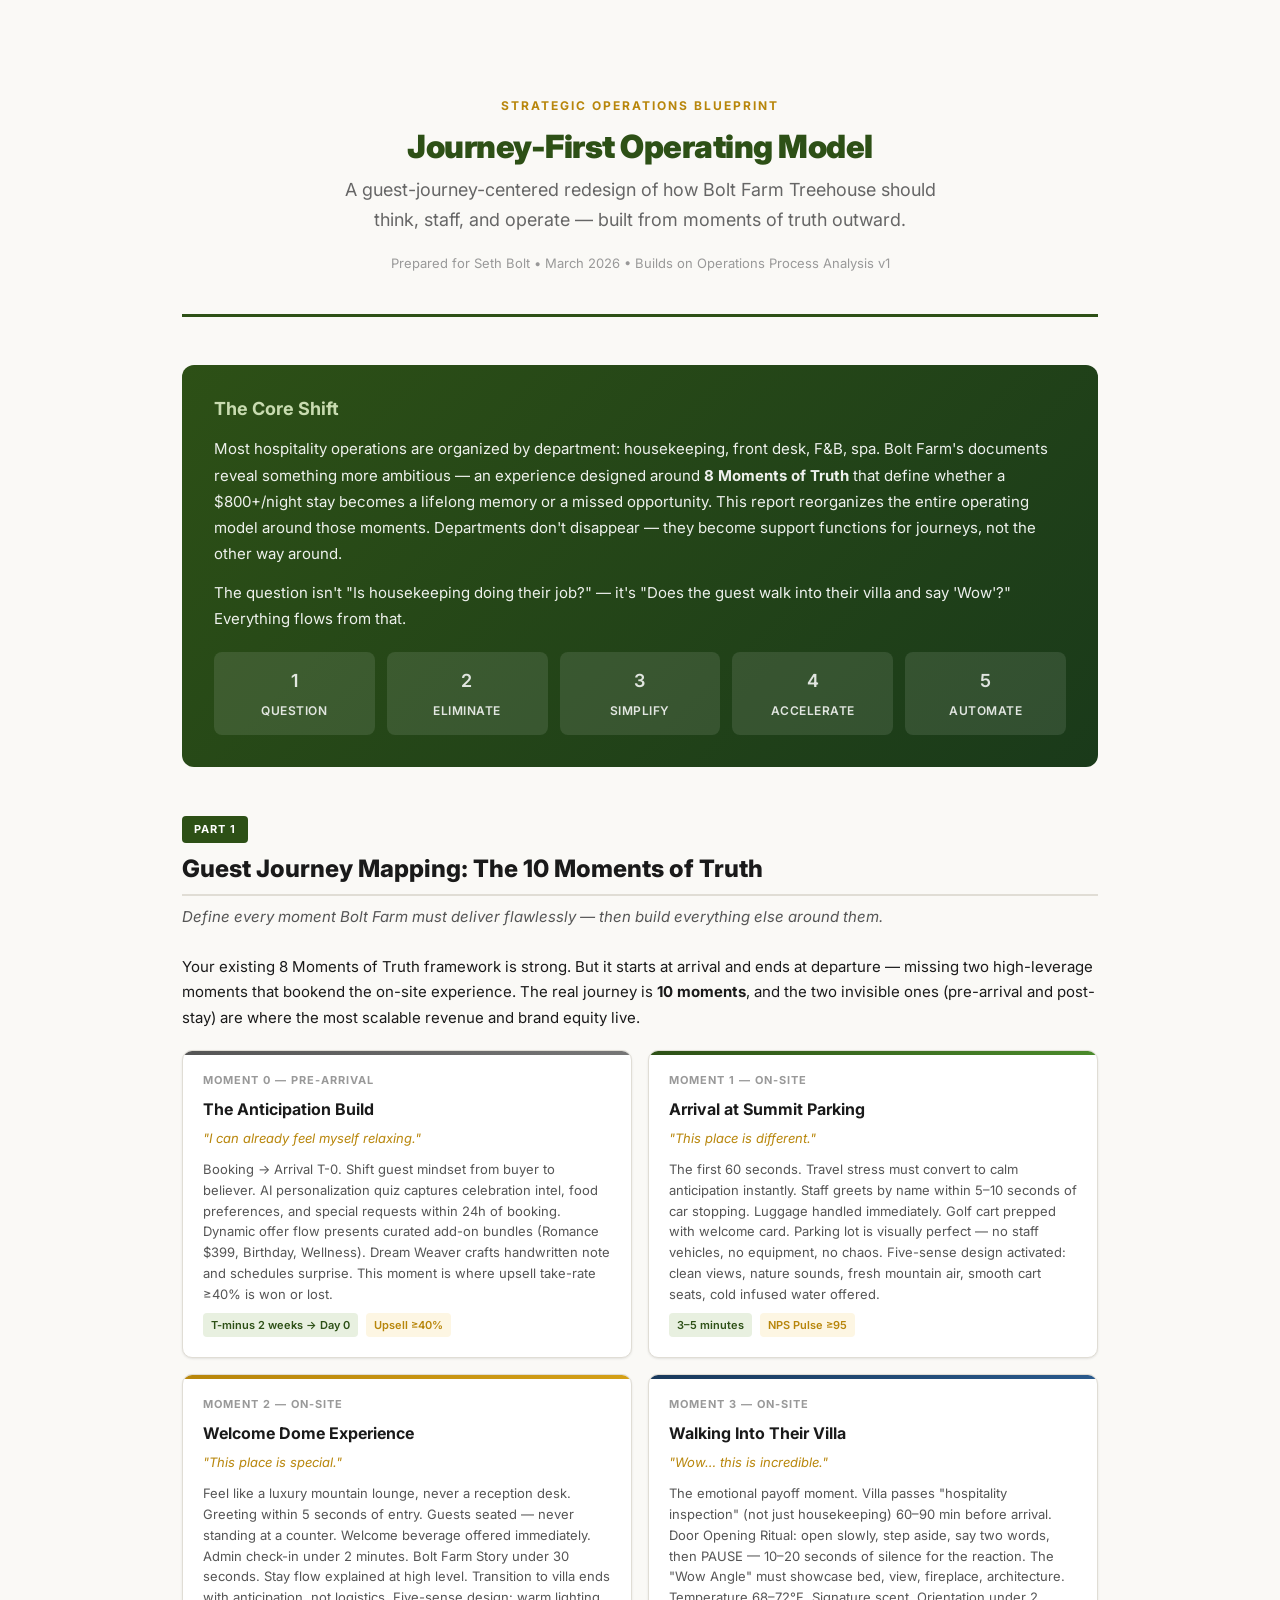
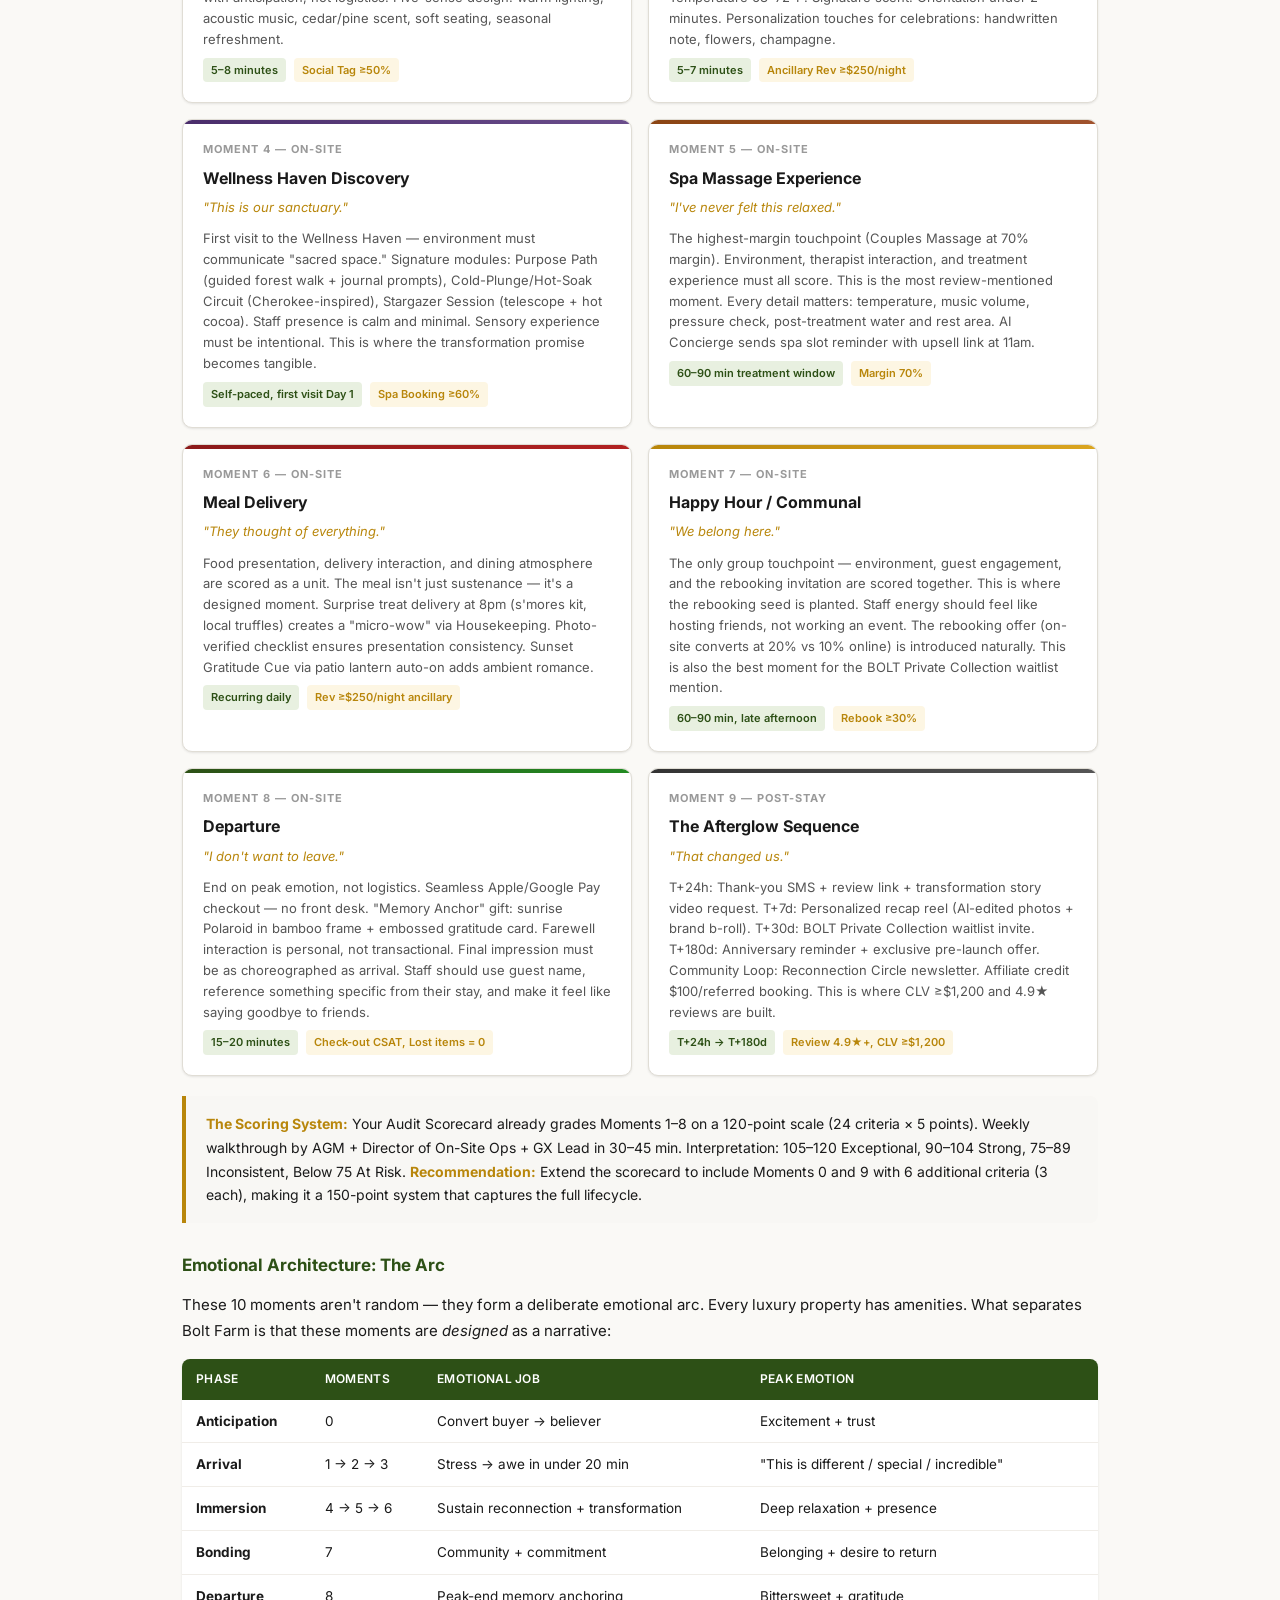
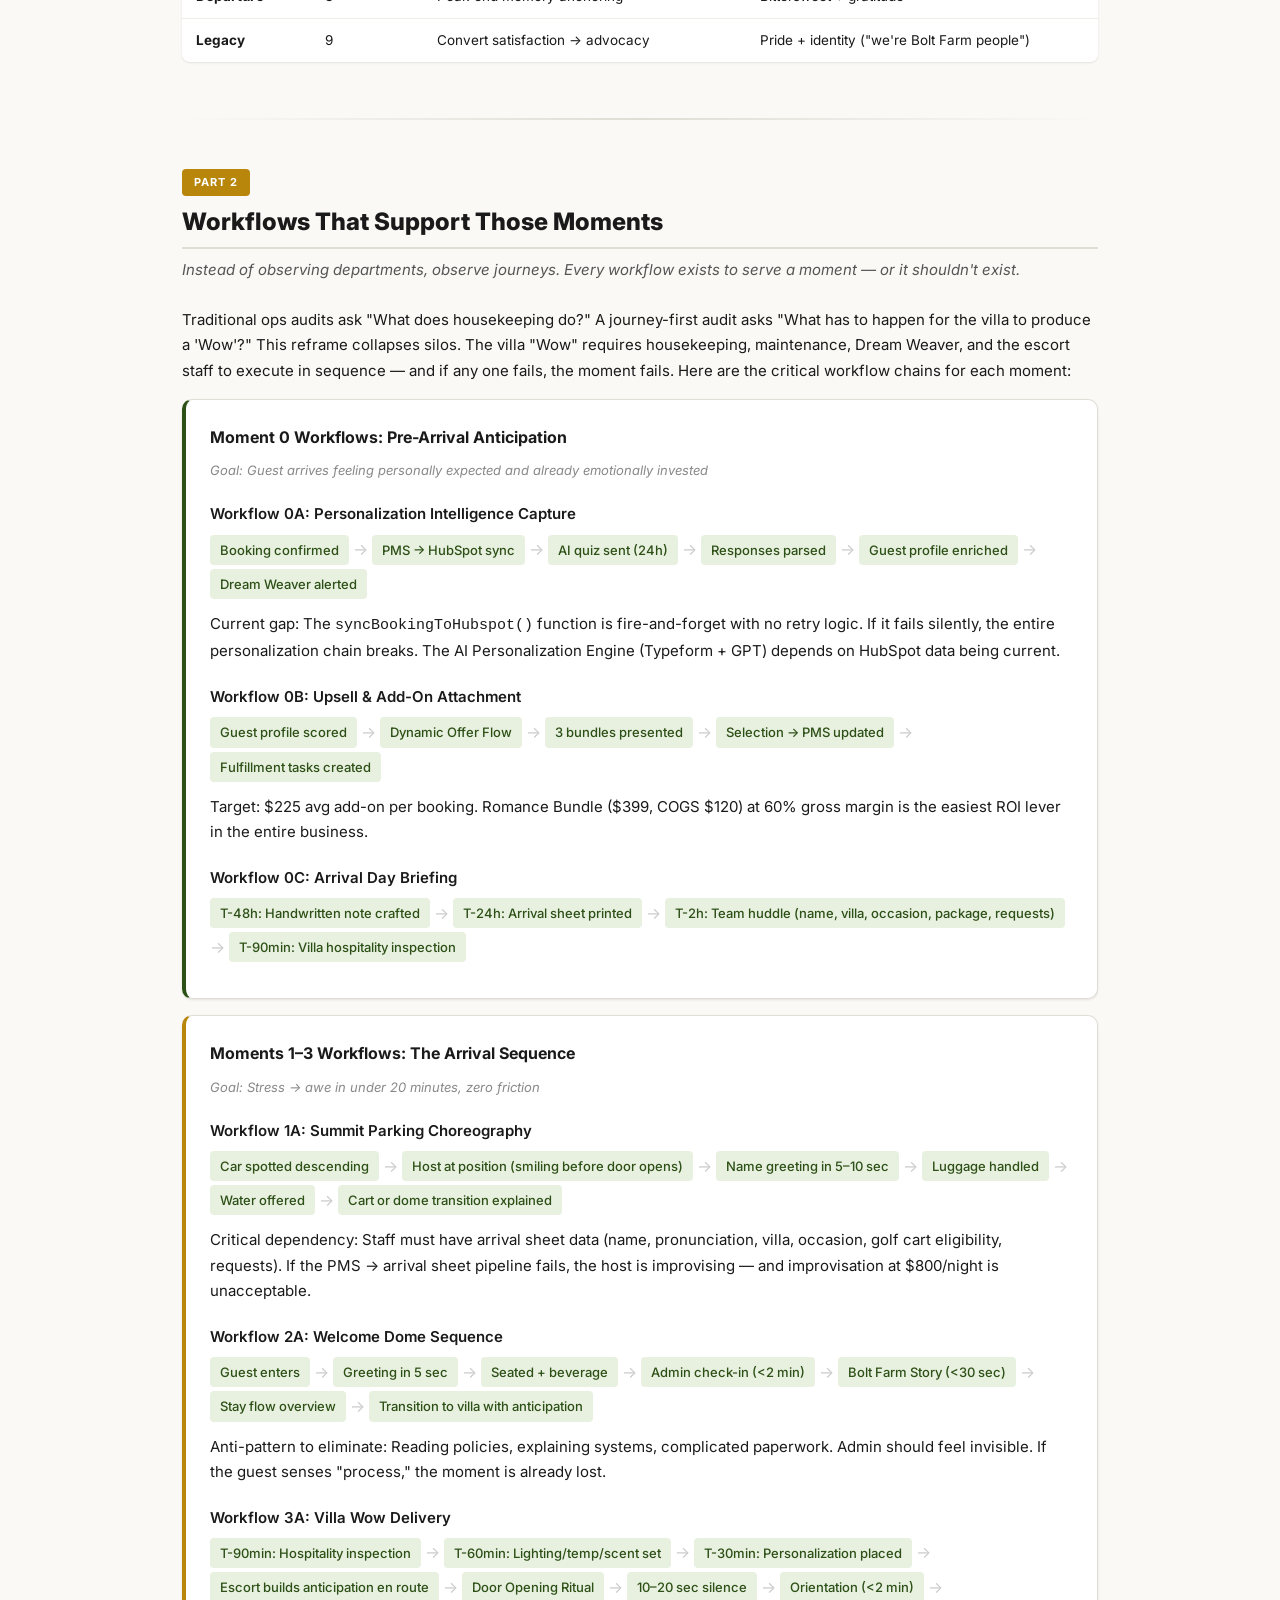
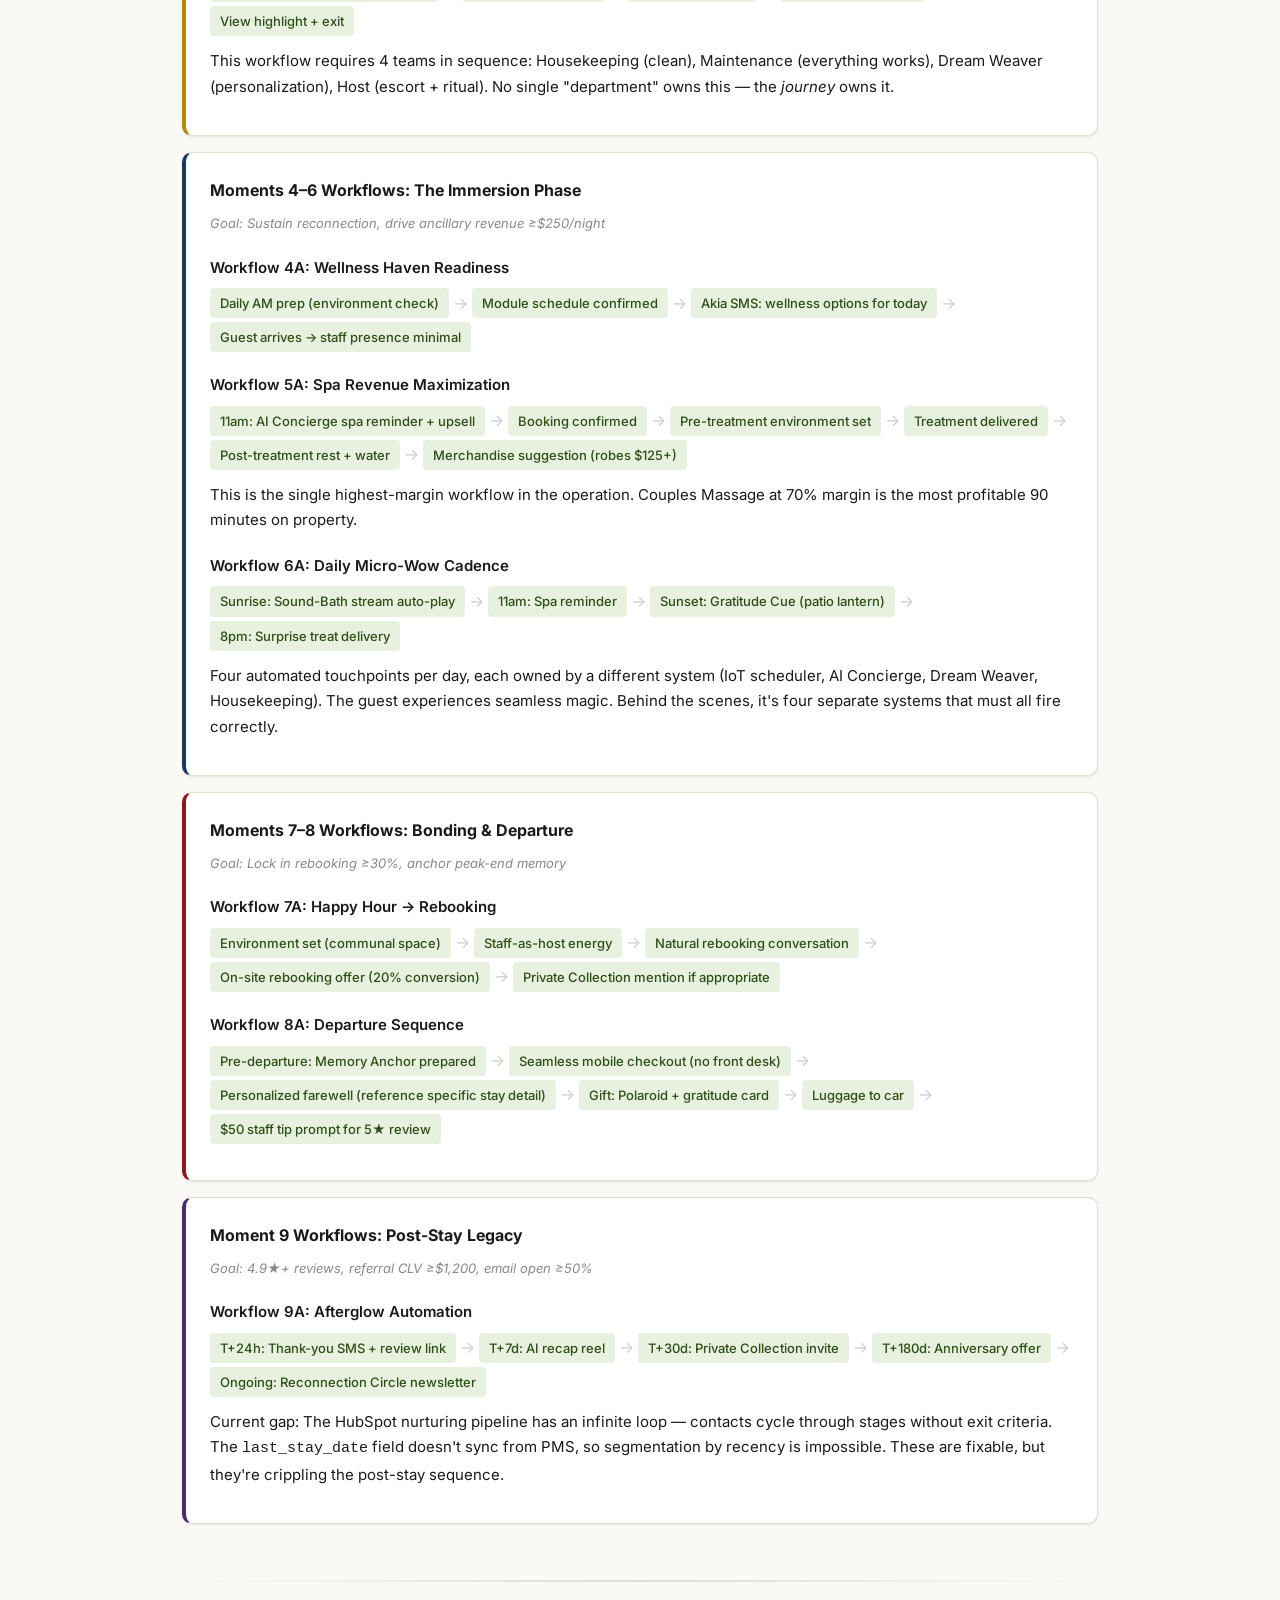
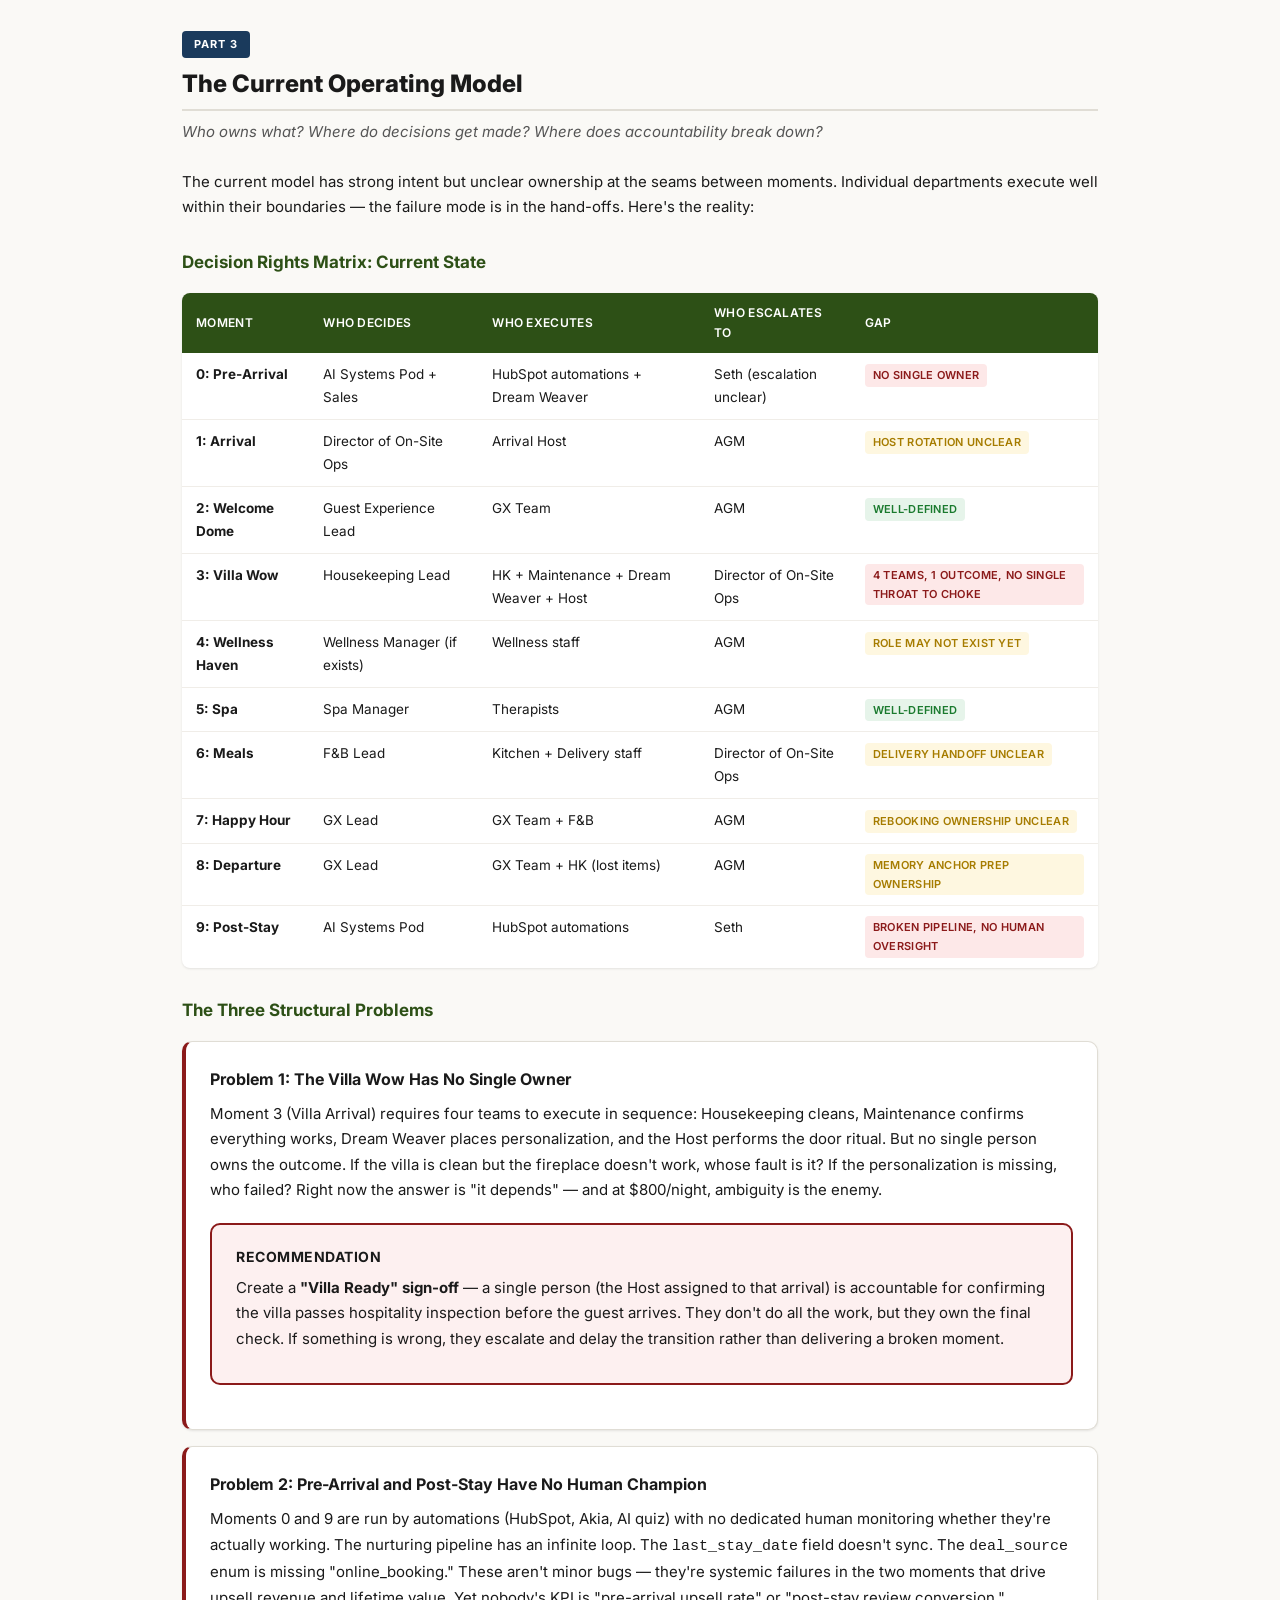
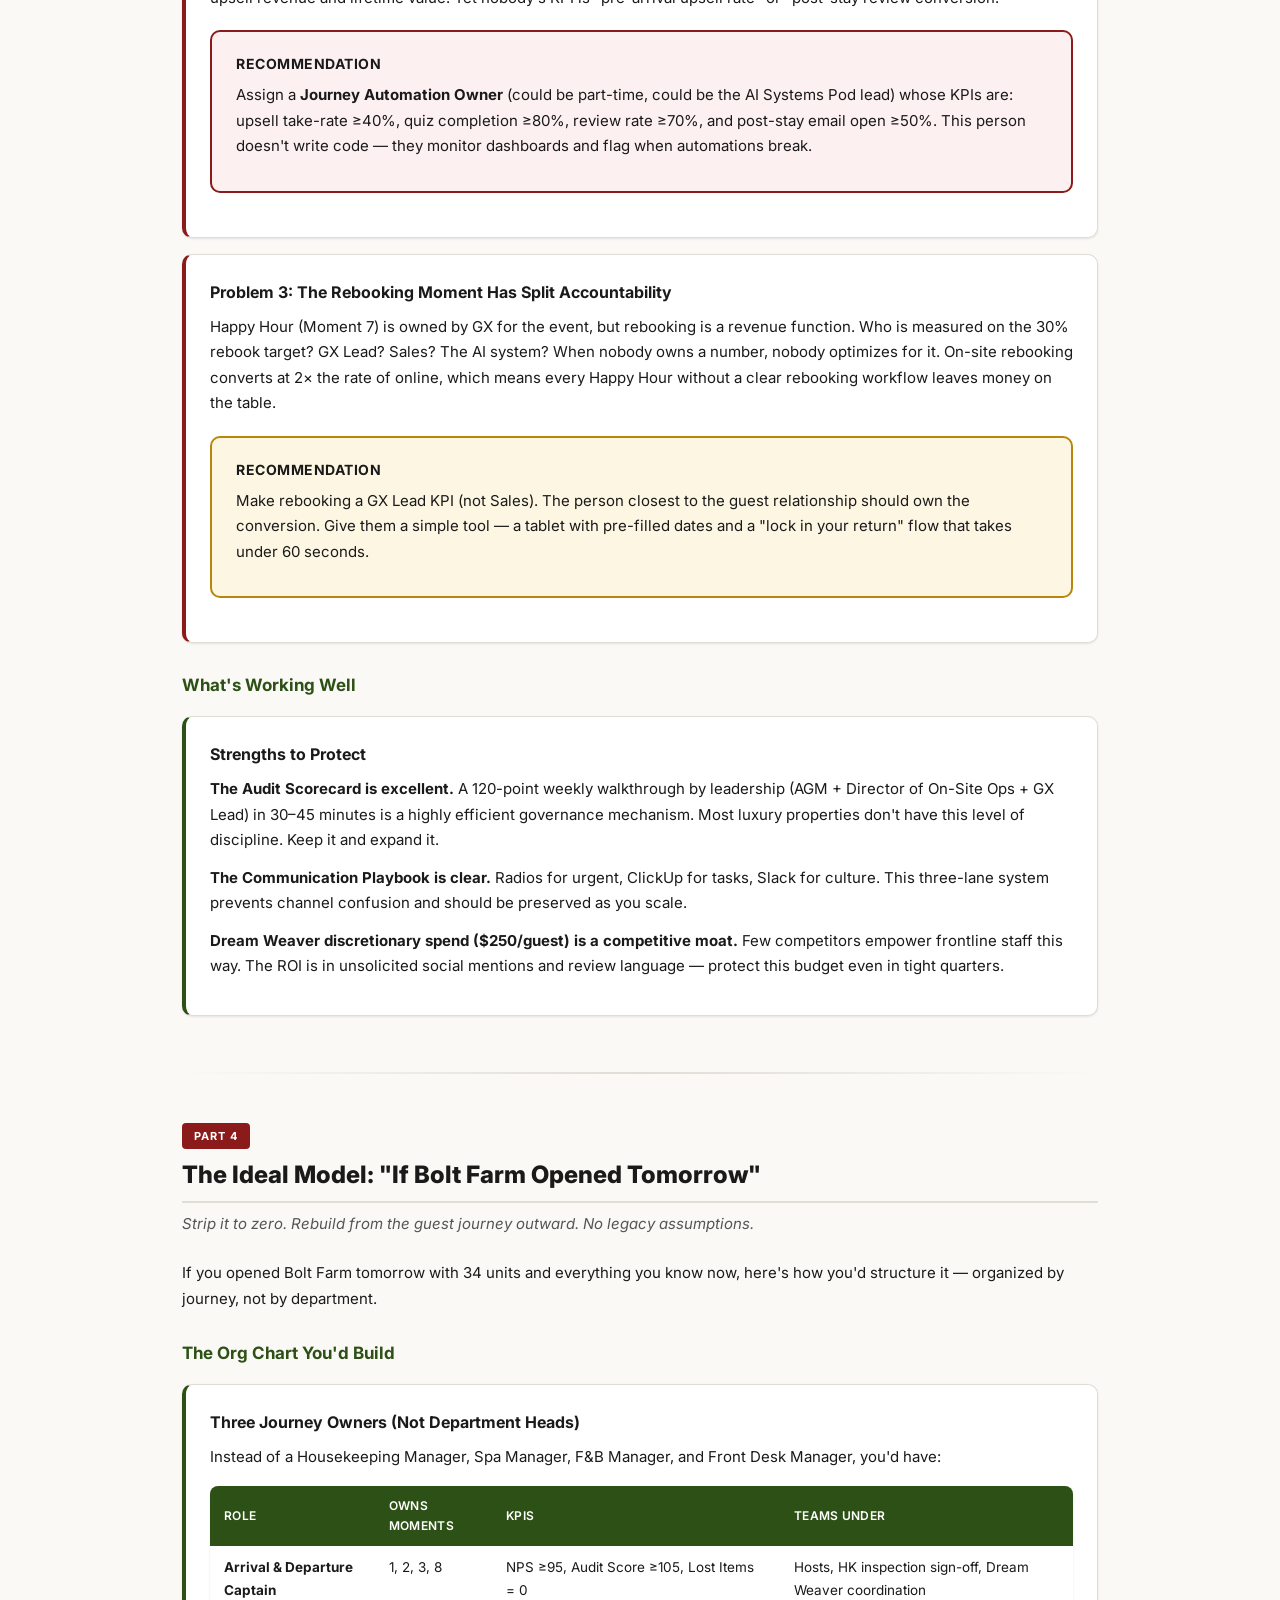
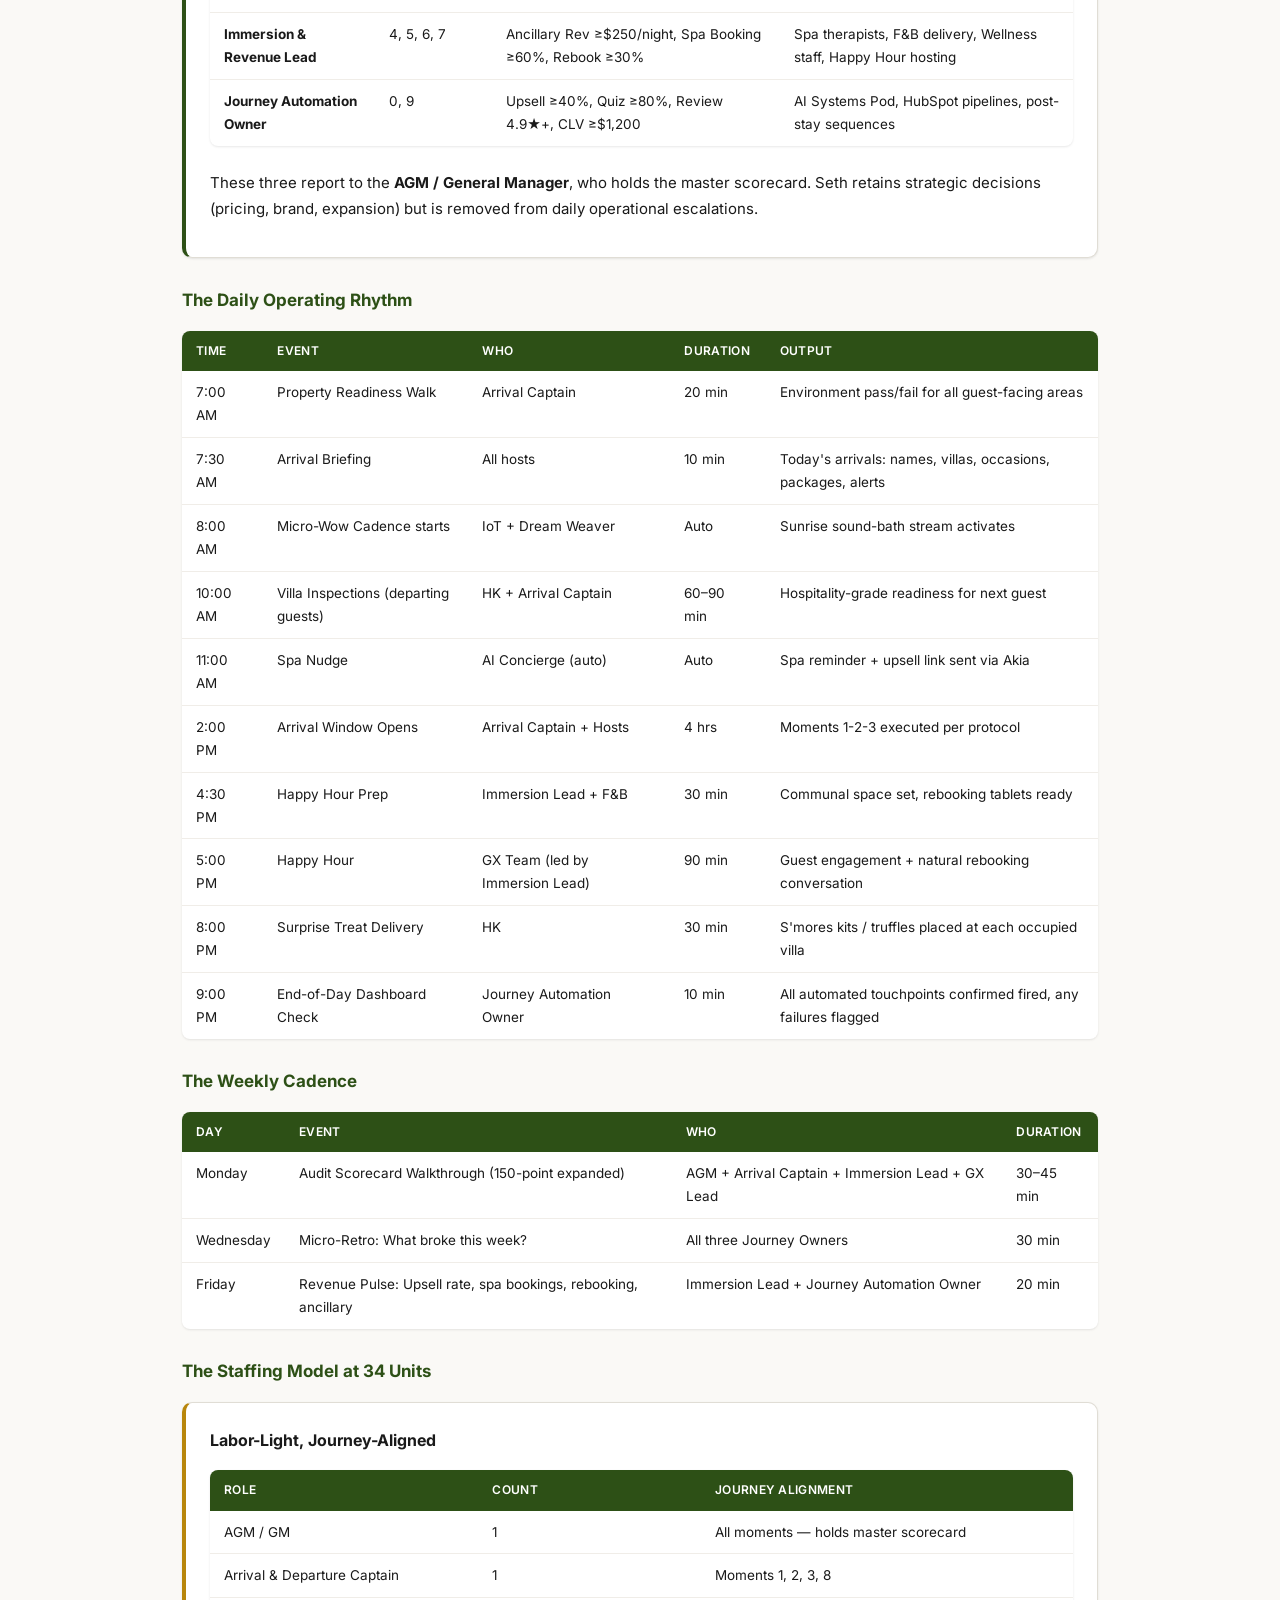
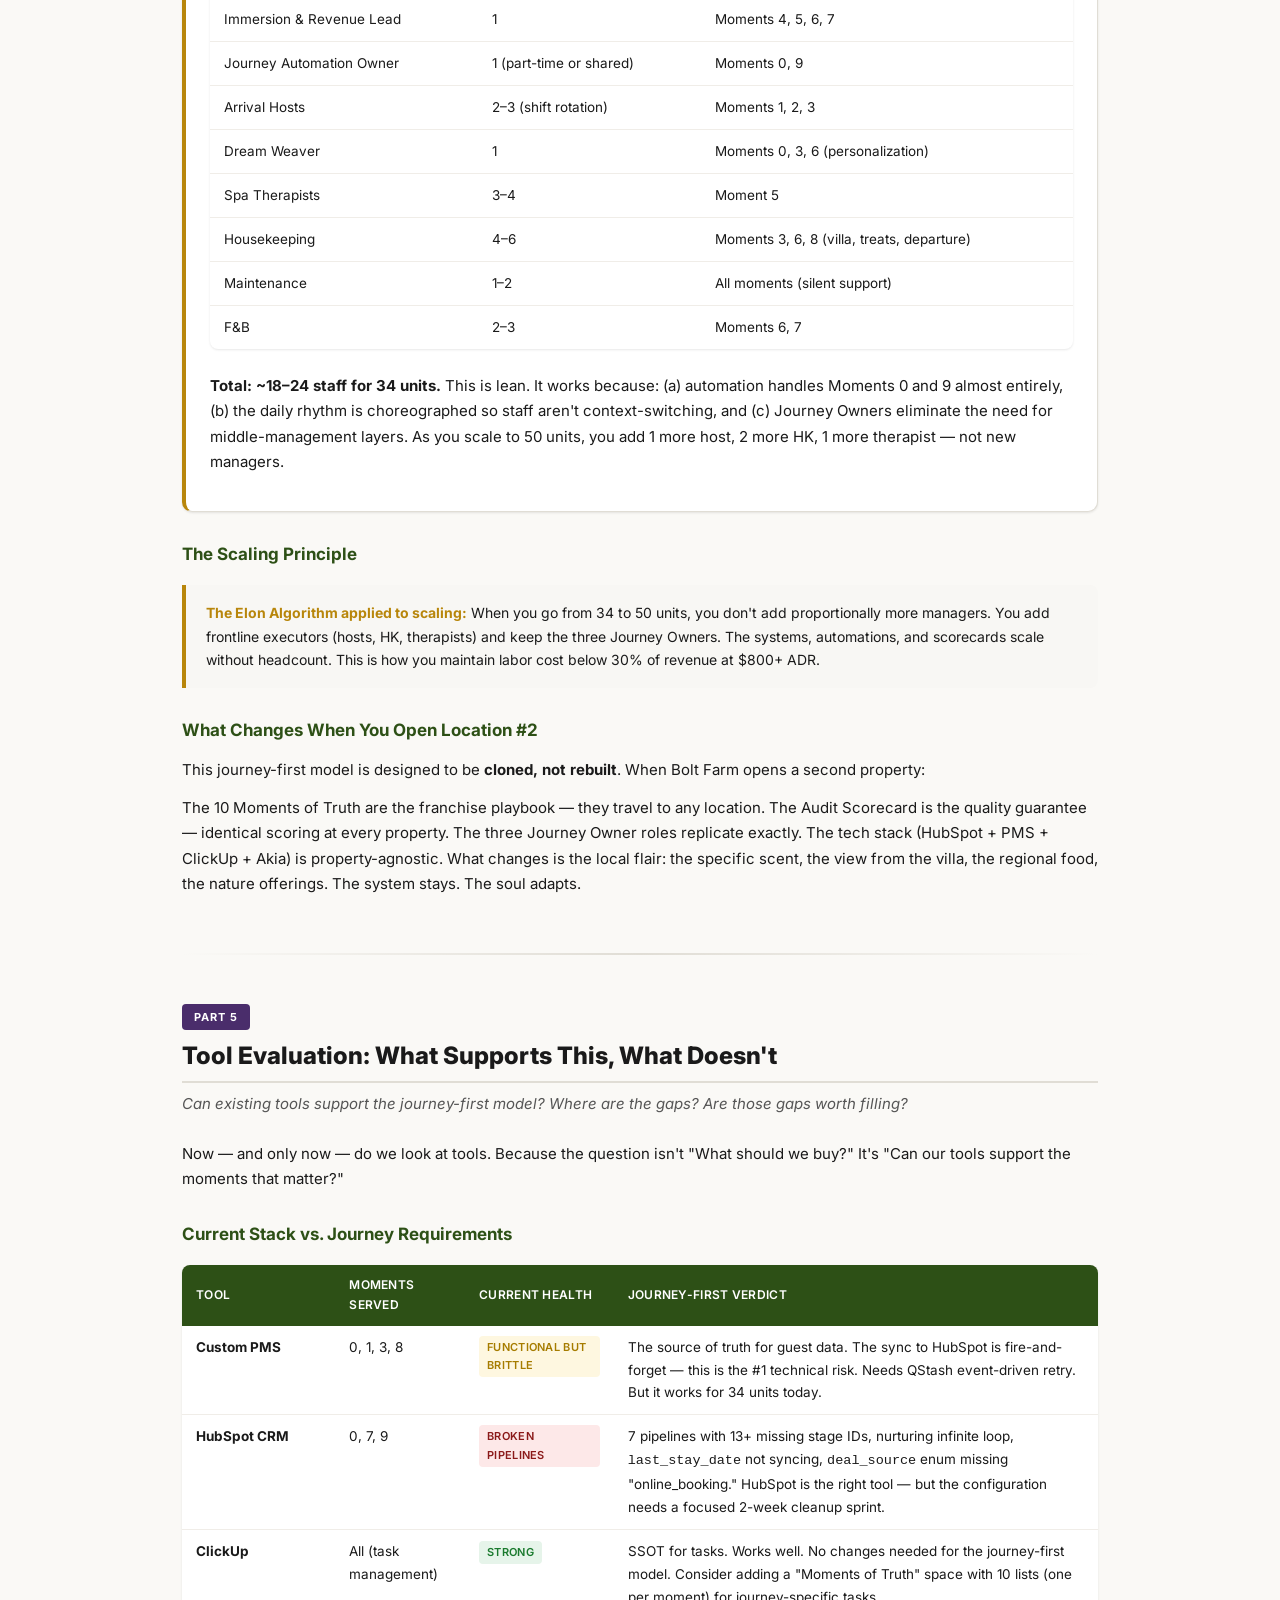
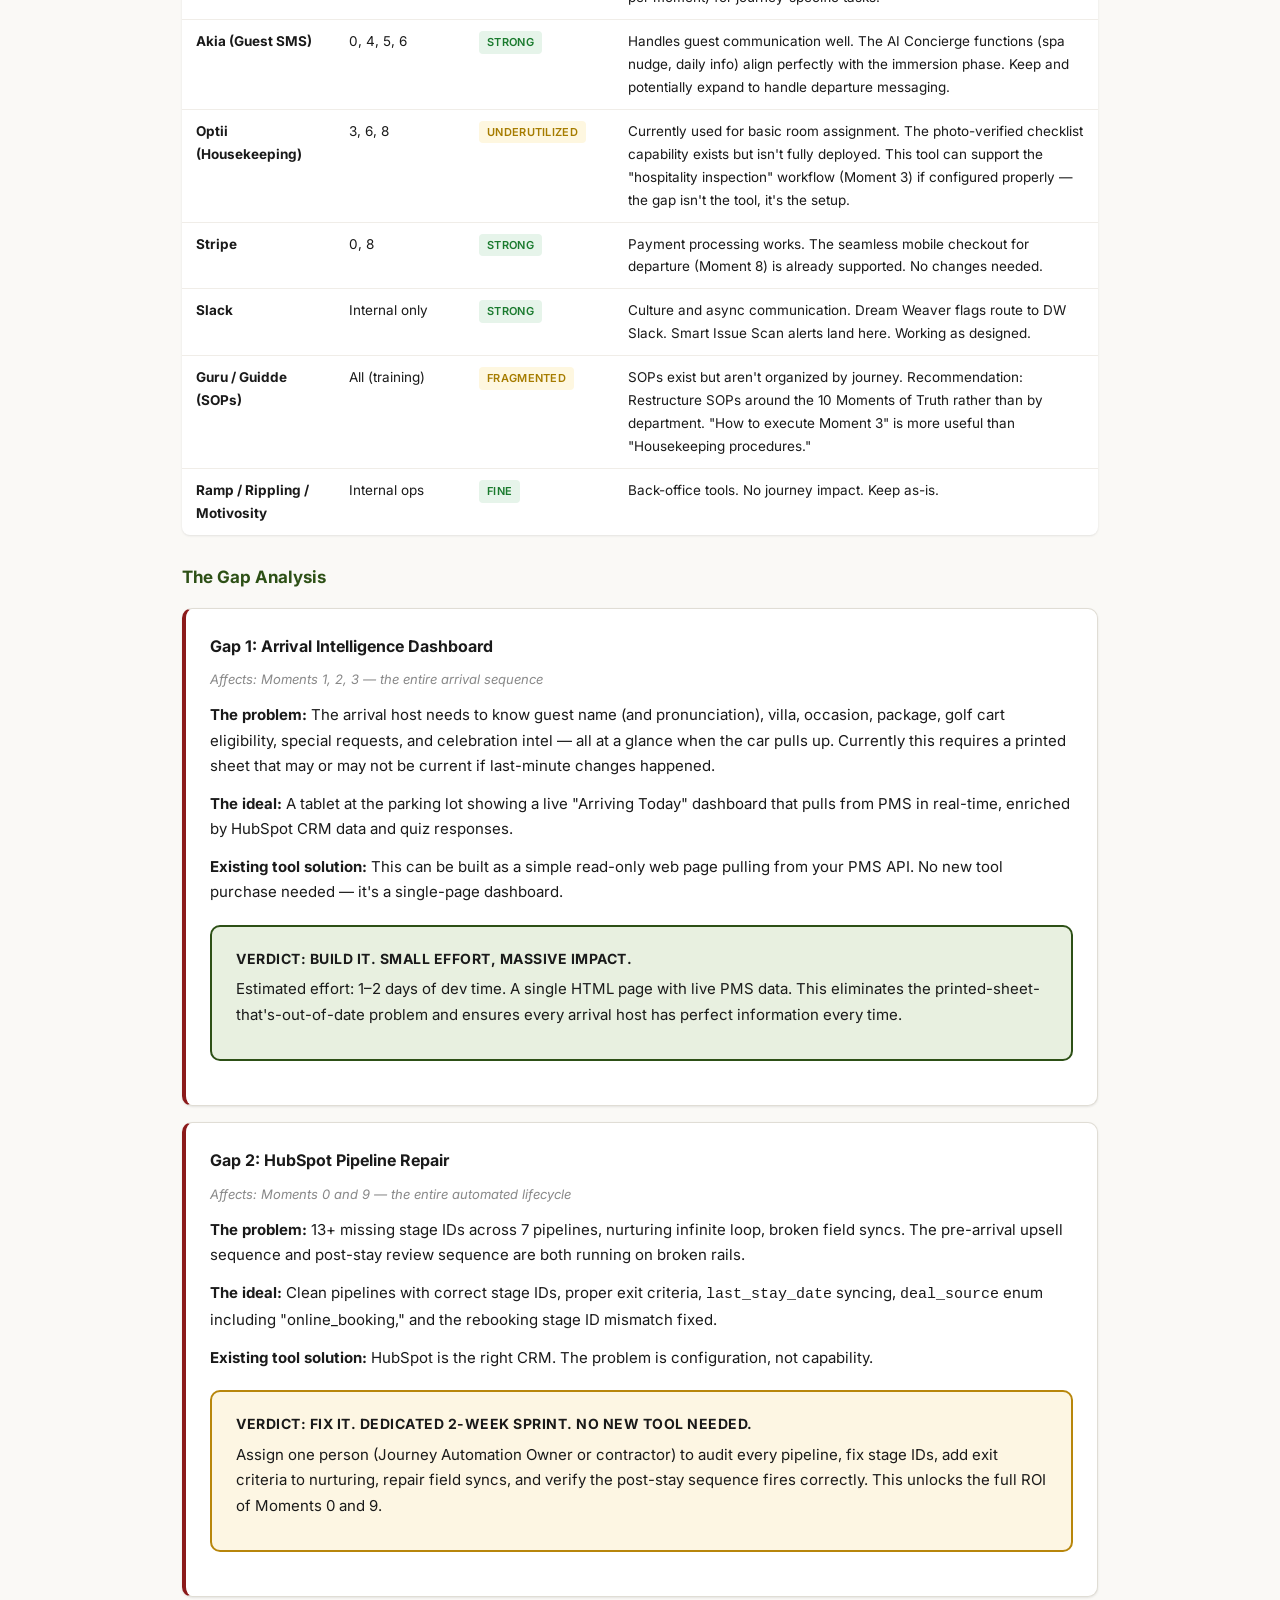
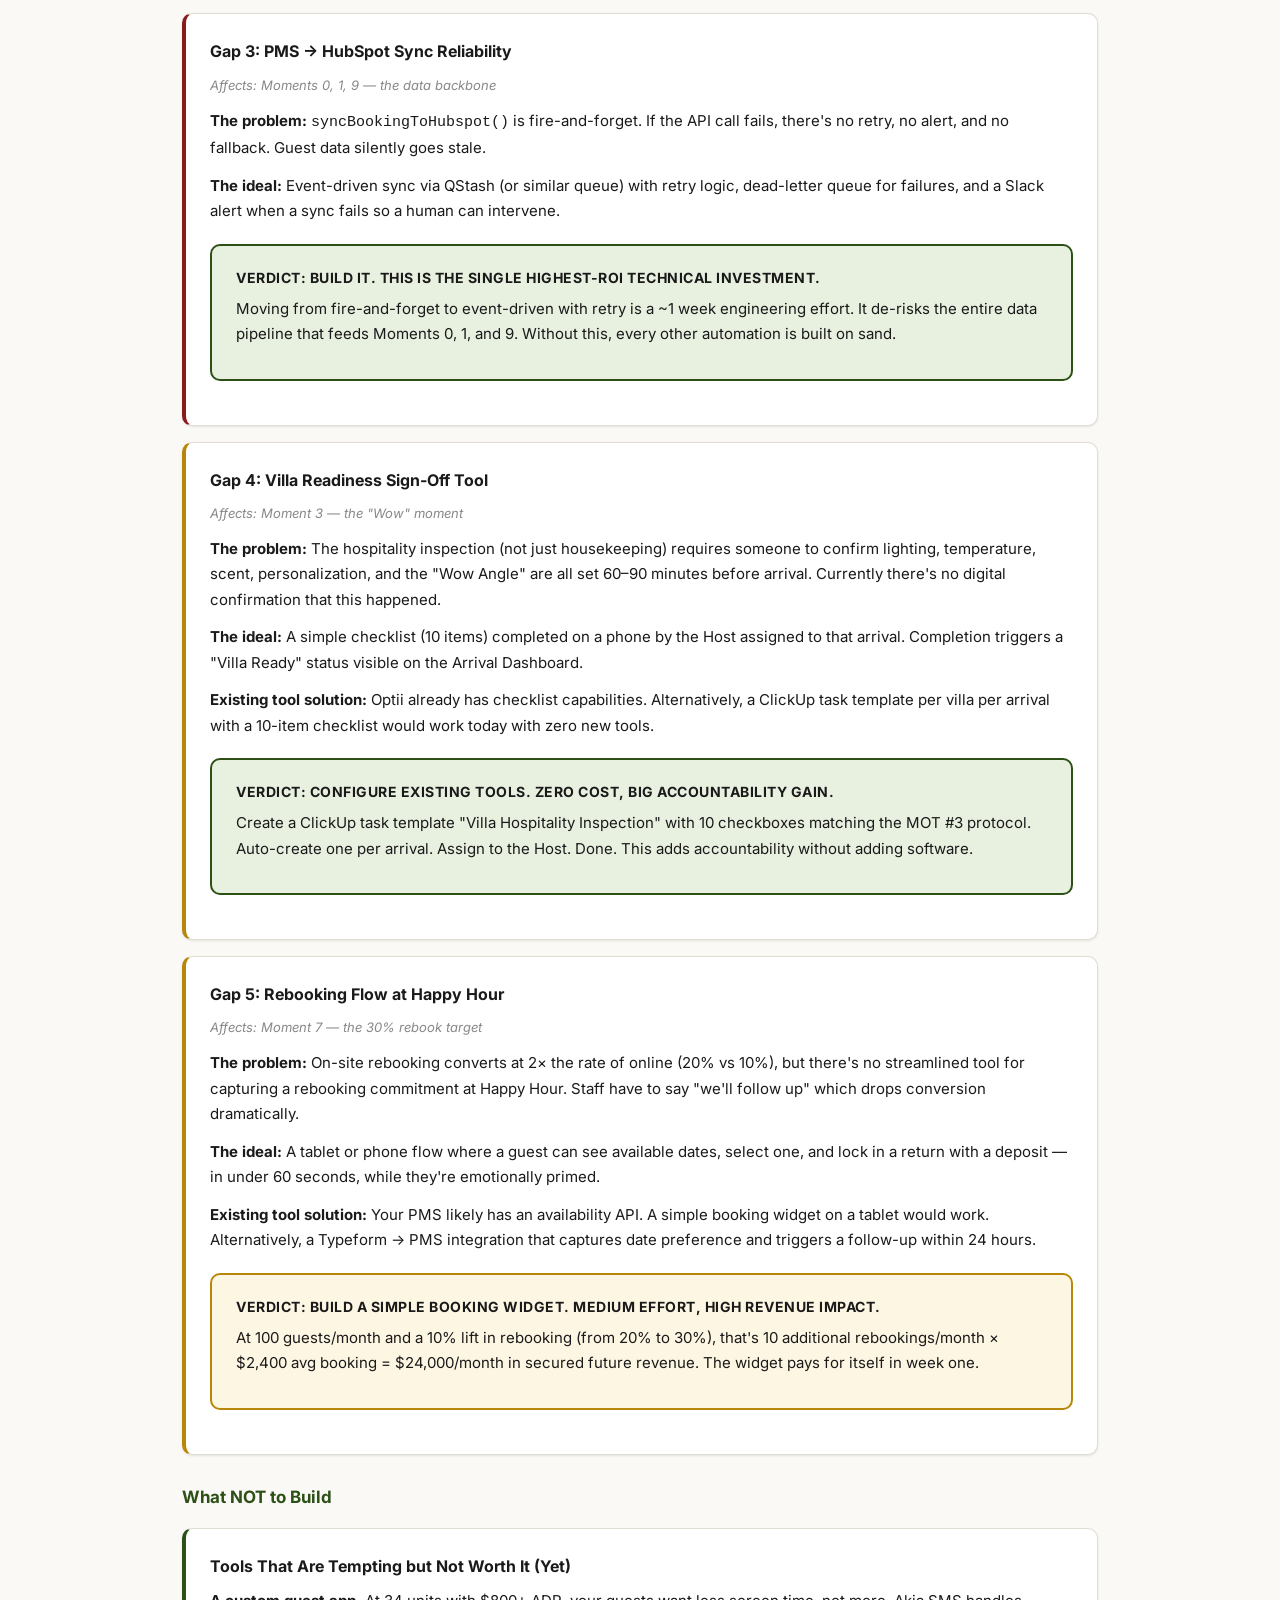
<file: pages/bolt-farm-journey-first-operating-model.html>
<!DOCTYPE html>
<html lang="en">
<head>
<meta charset="UTF-8">
<meta name="viewport" content="width=device-width, initial-scale=1.0">
<title>BOLT FARM — Journey-First Operating Model</title>
<style>
  @import url('https://fonts.googleapis.com/css2?family=Inter:wght@300;400;500;600;700;800;900&display=swap');

  :root {
    --bg: #faf9f6;
    --text: #1a1a1a;
    --accent: #2d5016;
    --accent-light: #e8f0e0;
    --gold: #b8860b;
    --gold-light: #fdf6e3;
    --red: #8b1a1a;
    --red-light: #fdf0f0;
    --blue: #1a3a5c;
    --blue-light: #eef3f9;
    --purple: #4a2d6b;
    --purple-light: #f3eef9;
    --border: #e0ddd5;
    --card-bg: #ffffff;
    --shadow: 0 1px 3px rgba(0,0,0,0.06), 0 1px 2px rgba(0,0,0,0.04);
    --shadow-md: 0 4px 6px rgba(0,0,0,0.07), 0 2px 4px rgba(0,0,0,0.04);
  }

  * { margin: 0; padding: 0; box-sizing: border-box; }

  body {
    font-family: 'Inter', -apple-system, BlinkMacSystemFont, sans-serif;
    background: var(--bg);
    color: var(--text);
    line-height: 1.7;
    font-size: 15px;
  }

  .container { max-width: 980px; margin: 0 auto; padding: 40px 32px; }

  /* HEADER */
  .report-header {
    text-align: center;
    padding: 56px 0 40px;
    border-bottom: 3px solid var(--accent);
    margin-bottom: 48px;
  }
  .report-header .eyebrow {
    font-size: 12px;
    font-weight: 700;
    letter-spacing: 2px;
    text-transform: uppercase;
    color: var(--gold);
    margin-bottom: 12px;
  }
  .report-header h1 {
    font-size: 32px;
    font-weight: 900;
    letter-spacing: -0.5px;
    color: var(--accent);
    margin-bottom: 8px;
    line-height: 1.2;
  }
  .report-header .subtitle {
    font-size: 18px;
    font-weight: 400;
    color: #666;
    max-width: 640px;
    margin: 0 auto;
  }
  .report-header .meta {
    font-size: 13px;
    color: #999;
    margin-top: 16px;
  }

  /* EXECUTIVE SUMMARY */
  .exec-summary {
    background: linear-gradient(135deg, var(--accent) 0%, #1a3a1a 100%);
    color: white;
    padding: 32px;
    border-radius: 12px;
    margin-bottom: 48px;
  }
  .exec-summary h2 {
    font-size: 18px;
    font-weight: 700;
    margin-bottom: 16px;
    color: #c8dbb0;
    border: none;
    padding: 0;
  }
  .exec-summary p {
    font-size: 15px;
    line-height: 1.75;
    color: rgba(255,255,255,0.92);
    margin-bottom: 12px;
  }
  .exec-summary .principle-grid {
    display: grid;
    grid-template-columns: repeat(5, 1fr);
    gap: 12px;
    margin-top: 20px;
  }
  .exec-summary .principle {
    background: rgba(255,255,255,0.1);
    padding: 14px 12px;
    border-radius: 8px;
    text-align: center;
    font-size: 12px;
    font-weight: 600;
    letter-spacing: 0.5px;
    text-transform: uppercase;
    color: rgba(255,255,255,0.85);
  }
  .exec-summary .principle span {
    display: block;
    font-size: 18px;
    margin-bottom: 4px;
  }

  /* PARTS */
  .part { margin-bottom: 56px; page-break-inside: avoid; }
  .part-label {
    display: inline-block;
    background: var(--accent);
    color: white;
    font-weight: 700;
    font-size: 11px;
    padding: 4px 12px;
    border-radius: 4px;
    margin-bottom: 10px;
    letter-spacing: 1px;
    text-transform: uppercase;
  }
  .part-label.gold { background: var(--gold); }
  .part-label.blue { background: var(--blue); }
  .part-label.red { background: var(--red); }
  .part-label.purple { background: var(--purple); }

  h2 {
    font-size: 24px;
    font-weight: 800;
    color: var(--text);
    margin-bottom: 8px;
    padding-bottom: 10px;
    border-bottom: 2px solid var(--border);
    line-height: 1.3;
  }
  .part-intro {
    font-size: 15px;
    color: #555;
    margin-bottom: 24px;
    font-style: italic;
  }
  h3 {
    font-size: 17px;
    font-weight: 700;
    color: var(--accent);
    margin: 28px 0 12px;
  }
  h4 {
    font-size: 15px;
    font-weight: 600;
    color: var(--text);
    margin: 20px 0 8px;
  }
  p { margin-bottom: 12px; }

  /* TABLES */
  table {
    width: 100%;
    border-collapse: collapse;
    margin: 16px 0 24px;
    font-size: 13.5px;
    background: var(--card-bg);
    border-radius: 8px;
    overflow: hidden;
    box-shadow: var(--shadow);
  }
  thead th {
    background: var(--accent);
    color: white;
    text-align: left;
    padding: 10px 14px;
    font-weight: 600;
    font-size: 12px;
    letter-spacing: 0.3px;
    text-transform: uppercase;
  }
  thead th.gold-head { background: var(--gold); }
  thead th.blue-head { background: var(--blue); }
  thead th.red-head { background: var(--red); }
  thead th.purple-head { background: var(--purple); }
  tbody td {
    padding: 10px 14px;
    border-bottom: 1px solid #f0ede8;
    vertical-align: top;
  }
  tbody tr:last-child td { border-bottom: none; }
  tbody tr:hover { background: #fdfcfa; }

  /* CARDS */
  .card {
    background: var(--card-bg);
    border: 1px solid var(--border);
    border-radius: 10px;
    padding: 24px;
    margin: 16px 0;
    box-shadow: var(--shadow);
  }
  .card.accent { border-left: 4px solid var(--accent); }
  .card.gold { border-left: 4px solid var(--gold); }
  .card.blue { border-left: 4px solid var(--blue); }
  .card.red { border-left: 4px solid var(--red); }
  .card.purple { border-left: 4px solid var(--purple); }

  .card .card-title {
    font-size: 16px;
    font-weight: 700;
    margin-bottom: 8px;
    color: var(--text);
  }
  .card .card-subtitle {
    font-size: 13px;
    color: #888;
    margin-bottom: 12px;
    font-style: italic;
  }

  /* MOT CARDS */
  .mot-grid {
    display: grid;
    grid-template-columns: 1fr 1fr;
    gap: 16px;
    margin: 20px 0;
  }
  .mot-card {
    background: var(--card-bg);
    border: 1px solid var(--border);
    border-radius: 10px;
    padding: 20px;
    box-shadow: var(--shadow);
    position: relative;
    overflow: hidden;
  }
  .mot-card::before {
    content: '';
    position: absolute;
    top: 0;
    left: 0;
    right: 0;
    height: 4px;
  }
  .mot-card.arrival::before { background: linear-gradient(90deg, #2d5016, #4a8a2a); }
  .mot-card.dome::before { background: linear-gradient(90deg, #b8860b, #d4a017); }
  .mot-card.villa::before { background: linear-gradient(90deg, #1a3a5c, #2a5a8c); }
  .mot-card.wellness::before { background: linear-gradient(90deg, #4a2d6b, #6a4d8b); }
  .mot-card.spa::before { background: linear-gradient(90deg, #8b4513, #a0522d); }
  .mot-card.meal::before { background: linear-gradient(90deg, #8b1a1a, #b22222); }
  .mot-card.happy::before { background: linear-gradient(90deg, #b8860b, #daa520); }
  .mot-card.departure::before { background: linear-gradient(90deg, #2d5016, #228b22); }
  .mot-card.prearr::before { background: linear-gradient(90deg, #555, #777); }
  .mot-card.poststay::before { background: linear-gradient(90deg, #333, #555); }

  .mot-number {
    font-size: 11px;
    font-weight: 700;
    letter-spacing: 1px;
    text-transform: uppercase;
    color: #999;
    margin-bottom: 6px;
  }
  .mot-name {
    font-size: 16px;
    font-weight: 700;
    color: var(--text);
    margin-bottom: 4px;
  }
  .mot-emotion {
    font-size: 13px;
    color: var(--gold);
    font-style: italic;
    margin-bottom: 10px;
  }
  .mot-detail {
    font-size: 13px;
    color: #555;
    line-height: 1.6;
  }
  .mot-timing {
    display: inline-block;
    background: var(--accent-light);
    color: var(--accent);
    font-size: 11px;
    font-weight: 600;
    padding: 3px 8px;
    border-radius: 4px;
    margin-top: 8px;
  }
  .mot-kpi {
    display: inline-block;
    background: var(--gold-light);
    color: var(--gold);
    font-size: 11px;
    font-weight: 600;
    padding: 3px 8px;
    border-radius: 4px;
    margin-top: 8px;
    margin-left: 4px;
  }

  /* WORKFLOW CARDS */
  .wf-flow {
    display: flex;
    align-items: center;
    flex-wrap: wrap;
    gap: 4px;
    margin: 8px 0 12px;
    font-size: 13px;
  }
  .wf-step {
    background: var(--accent-light);
    color: var(--accent);
    padding: 4px 10px;
    border-radius: 4px;
    font-weight: 500;
  }
  .wf-arrow { color: #ccc; font-size: 16px; }

  /* STATUS BADGES */
  .badge {
    display: inline-block;
    font-size: 11px;
    font-weight: 600;
    padding: 2px 8px;
    border-radius: 4px;
    letter-spacing: 0.3px;
    text-transform: uppercase;
  }
  .badge.green { background: #e6f4ea; color: #1a7a2e; }
  .badge.yellow { background: #fef7e0; color: #a67c00; }
  .badge.red { background: #fde8e8; color: #8b1a1a; }
  .badge.blue { background: #e8f0fe; color: #1a3a5c; }
  .badge.gray { background: #f0f0f0; color: #666; }

  /* VERDICT BOXES */
  .verdict {
    background: var(--gold-light);
    border: 2px solid var(--gold);
    border-radius: 10px;
    padding: 20px 24px;
    margin: 20px 0;
  }
  .verdict.green-v {
    background: var(--accent-light);
    border-color: var(--accent);
  }
  .verdict.red-v {
    background: var(--red-light);
    border-color: var(--red);
  }
  .verdict .verdict-title {
    font-size: 14px;
    font-weight: 700;
    margin-bottom: 6px;
    text-transform: uppercase;
    letter-spacing: 0.5px;
  }

  /* OWNERSHIP MATRIX */
  .owner-tag {
    display: inline-block;
    font-size: 11px;
    font-weight: 600;
    padding: 2px 8px;
    border-radius: 4px;
    margin-right: 4px;
  }
  .owner-tag.owns { background: var(--accent-light); color: var(--accent); }
  .owner-tag.supports { background: var(--blue-light); color: var(--blue); }
  .owner-tag.escalate { background: var(--red-light); color: var(--red); }

  /* DIVIDERS */
  .divider {
    border: none;
    height: 2px;
    background: linear-gradient(90deg, transparent, var(--border), transparent);
    margin: 48px 0;
  }

  /* CALLOUT */
  .callout {
    background: #f8f7f4;
    border-left: 4px solid var(--gold);
    padding: 16px 20px;
    margin: 16px 0;
    font-size: 14px;
    border-radius: 0 8px 8px 0;
  }
  .callout strong { color: var(--gold); }

  /* FULL WIDTH MOT */
  .mot-full {
    background: var(--card-bg);
    border: 1px solid var(--border);
    border-radius: 10px;
    padding: 24px;
    margin: 16px 0;
    box-shadow: var(--shadow);
  }

  /* RESPONSIVE */
  @media (max-width: 768px) {
    .mot-grid { grid-template-columns: 1fr; }
    .exec-summary .principle-grid { grid-template-columns: repeat(3, 1fr); }
    h2 { font-size: 20px; }
    .report-header h1 { font-size: 24px; }
  }

  @media print {
    .container { max-width: 100%; padding: 20px; }
    .part { page-break-inside: avoid; }
  }
</style>
</head>
<body>
<div class="container">

<!-- HEADER -->
<div class="report-header">
  <div class="eyebrow">Strategic Operations Blueprint</div>
  <h1>Journey-First Operating Model</h1>
  <div class="subtitle">A guest-journey-centered redesign of how Bolt Farm Treehouse should think, staff, and operate — built from moments of truth outward.</div>
  <div class="meta">Prepared for Seth Bolt &bull; March 2026 &bull; Builds on Operations Process Analysis v1</div>
</div>

<!-- EXECUTIVE SUMMARY -->
<div class="exec-summary">
  <h2>The Core Shift</h2>
  <p>Most hospitality operations are organized by department: housekeeping, front desk, F&B, spa. Bolt Farm's documents reveal something more ambitious — an experience designed around <strong>8 Moments of Truth</strong> that define whether a $800+/night stay becomes a lifelong memory or a missed opportunity. This report reorganizes the entire operating model around those moments. Departments don't disappear — they become support functions for journeys, not the other way around.</p>
  <p>The question isn't "Is housekeeping doing their job?" — it's "Does the guest walk into their villa and say 'Wow'?" Everything flows from that.</p>
  <div class="principle-grid">
    <div class="principle"><span>1</span>Question</div>
    <div class="principle"><span>2</span>Eliminate</div>
    <div class="principle"><span>3</span>Simplify</div>
    <div class="principle"><span>4</span>Accelerate</div>
    <div class="principle"><span>5</span>Automate</div>
  </div>
</div>

<!-- ========== PART 1 ========== -->
<div class="part">
  <div class="part-label">Part 1</div>
  <h2>Guest Journey Mapping: The 10 Moments of Truth</h2>
  <p class="part-intro">Define every moment Bolt Farm must deliver flawlessly — then build everything else around them.</p>

  <p>Your existing 8 Moments of Truth framework is strong. But it starts at arrival and ends at departure — missing two high-leverage moments that bookend the on-site experience. The real journey is <strong>10 moments</strong>, and the two invisible ones (pre-arrival and post-stay) are where the most scalable revenue and brand equity live.</p>

  <div class="mot-grid">
    <!-- MOT 0 -->
    <div class="mot-card prearr">
      <div class="mot-number">Moment 0 — Pre-Arrival</div>
      <div class="mot-name">The Anticipation Build</div>
      <div class="mot-emotion">"I can already feel myself relaxing."</div>
      <div class="mot-detail">
        Booking → Arrival T-0. Shift guest mindset from buyer to believer. AI personalization quiz captures celebration intel, food preferences, and special requests within 24h of booking. Dynamic offer flow presents curated add-on bundles (Romance $399, Birthday, Wellness). Dream Weaver crafts handwritten note and schedules surprise. This moment is where upsell take-rate ≥40% is won or lost.
      </div>
      <div class="mot-timing">T-minus 2 weeks → Day 0</div>
      <div class="mot-kpi">Upsell ≥40%</div>
    </div>

    <!-- MOT 1 -->
    <div class="mot-card arrival">
      <div class="mot-number">Moment 1 — On-Site</div>
      <div class="mot-name">Arrival at Summit Parking</div>
      <div class="mot-emotion">"This place is different."</div>
      <div class="mot-detail">
        The first 60 seconds. Travel stress must convert to calm anticipation instantly. Staff greets by name within 5–10 seconds of car stopping. Luggage handled immediately. Golf cart prepped with welcome card. Parking lot is visually perfect — no staff vehicles, no equipment, no chaos. Five-sense design activated: clean views, nature sounds, fresh mountain air, smooth cart seats, cold infused water offered.
      </div>
      <div class="mot-timing">3–5 minutes</div>
      <div class="mot-kpi">NPS Pulse ≥95</div>
    </div>

    <!-- MOT 2 -->
    <div class="mot-card dome">
      <div class="mot-number">Moment 2 — On-Site</div>
      <div class="mot-name">Welcome Dome Experience</div>
      <div class="mot-emotion">"This place is special."</div>
      <div class="mot-detail">
        Feel like a luxury mountain lounge, never a reception desk. Greeting within 5 seconds of entry. Guests seated — never standing at a counter. Welcome beverage offered immediately. Admin check-in under 2 minutes. Bolt Farm Story under 30 seconds. Stay flow explained at high level. Transition to villa ends with anticipation, not logistics. Five-sense design: warm lighting, acoustic music, cedar/pine scent, soft seating, seasonal refreshment.
      </div>
      <div class="mot-timing">5–8 minutes</div>
      <div class="mot-kpi">Social Tag ≥50%</div>
    </div>

    <!-- MOT 3 -->
    <div class="mot-card villa">
      <div class="mot-number">Moment 3 — On-Site</div>
      <div class="mot-name">Walking Into Their Villa</div>
      <div class="mot-emotion">"Wow… this is incredible."</div>
      <div class="mot-detail">
        The emotional payoff moment. Villa passes "hospitality inspection" (not just housekeeping) 60–90 min before arrival. Door Opening Ritual: open slowly, step aside, say two words, then PAUSE — 10–20 seconds of silence for the reaction. The "Wow Angle" must showcase bed, view, fireplace, architecture. Temperature 68–72°F. Signature scent. Orientation under 2 minutes. Personalization touches for celebrations: handwritten note, flowers, champagne.
      </div>
      <div class="mot-timing">5–7 minutes</div>
      <div class="mot-kpi">Ancillary Rev ≥$250/night</div>
    </div>

    <!-- MOT 4 -->
    <div class="mot-card wellness">
      <div class="mot-number">Moment 4 — On-Site</div>
      <div class="mot-name">Wellness Haven Discovery</div>
      <div class="mot-emotion">"This is our sanctuary."</div>
      <div class="mot-detail">
        First visit to the Wellness Haven — environment must communicate "sacred space." Signature modules: Purpose Path (guided forest walk + journal prompts), Cold-Plunge/Hot-Soak Circuit (Cherokee-inspired), Stargazer Session (telescope + hot cocoa). Staff presence is calm and minimal. Sensory experience must be intentional. This is where the transformation promise becomes tangible.
      </div>
      <div class="mot-timing">Self-paced, first visit Day 1</div>
      <div class="mot-kpi">Spa Booking ≥60%</div>
    </div>

    <!-- MOT 5 -->
    <div class="mot-card spa">
      <div class="mot-number">Moment 5 — On-Site</div>
      <div class="mot-name">Spa Massage Experience</div>
      <div class="mot-emotion">"I've never felt this relaxed."</div>
      <div class="mot-detail">
        The highest-margin touchpoint (Couples Massage at 70% margin). Environment, therapist interaction, and treatment experience must all score. This is the most review-mentioned moment. Every detail matters: temperature, music volume, pressure check, post-treatment water and rest area. AI Concierge sends spa slot reminder with upsell link at 11am.
      </div>
      <div class="mot-timing">60–90 min treatment window</div>
      <div class="mot-kpi">Margin 70%</div>
    </div>

    <!-- MOT 6 -->
    <div class="mot-card meal">
      <div class="mot-number">Moment 6 — On-Site</div>
      <div class="mot-name">Meal Delivery</div>
      <div class="mot-emotion">"They thought of everything."</div>
      <div class="mot-detail">
        Food presentation, delivery interaction, and dining atmosphere are scored as a unit. The meal isn't just sustenance — it's a designed moment. Surprise treat delivery at 8pm (s'mores kit, local truffles) creates a "micro-wow" via Housekeeping. Photo-verified checklist ensures presentation consistency. Sunset Gratitude Cue via patio lantern auto-on adds ambient romance.
      </div>
      <div class="mot-timing">Recurring daily</div>
      <div class="mot-kpi">Rev ≥$250/night ancillary</div>
    </div>

    <!-- MOT 7 -->
    <div class="mot-card happy">
      <div class="mot-number">Moment 7 — On-Site</div>
      <div class="mot-name">Happy Hour / Communal</div>
      <div class="mot-emotion">"We belong here."</div>
      <div class="mot-detail">
        The only group touchpoint — environment, guest engagement, and the rebooking invitation are scored together. This is where the rebooking seed is planted. Staff energy should feel like hosting friends, not working an event. The rebooking offer (on-site converts at 20% vs 10% online) is introduced naturally. This is also the best moment for the BOLT Private Collection waitlist mention.
      </div>
      <div class="mot-timing">60–90 min, late afternoon</div>
      <div class="mot-kpi">Rebook ≥30%</div>
    </div>

    <!-- MOT 8 -->
    <div class="mot-card departure">
      <div class="mot-number">Moment 8 — On-Site</div>
      <div class="mot-name">Departure</div>
      <div class="mot-emotion">"I don't want to leave."</div>
      <div class="mot-detail">
        End on peak emotion, not logistics. Seamless Apple/Google Pay checkout — no front desk. "Memory Anchor" gift: sunrise Polaroid in bamboo frame + embossed gratitude card. Farewell interaction is personal, not transactional. Final impression must be as choreographed as arrival. Staff should use guest name, reference something specific from their stay, and make it feel like saying goodbye to friends.
      </div>
      <div class="mot-timing">15–20 minutes</div>
      <div class="mot-kpi">Check-out CSAT, Lost items = 0</div>
    </div>

    <!-- MOT 9 -->
    <div class="mot-card poststay">
      <div class="mot-number">Moment 9 — Post-Stay</div>
      <div class="mot-name">The Afterglow Sequence</div>
      <div class="mot-emotion">"That changed us."</div>
      <div class="mot-detail">
        T+24h: Thank-you SMS + review link + transformation story video request. T+7d: Personalized recap reel (AI-edited photos + brand b-roll). T+30d: BOLT Private Collection waitlist invite. T+180d: Anniversary reminder + exclusive pre-launch offer. Community Loop: Reconnection Circle newsletter. Affiliate credit $100/referred booking. This is where CLV ≥$1,200 and 4.9★ reviews are built.
      </div>
      <div class="mot-timing">T+24h → T+180d</div>
      <div class="mot-kpi">Review 4.9★+, CLV ≥$1,200</div>
    </div>
  </div>

  <div class="callout">
    <strong>The Scoring System:</strong> Your Audit Scorecard already grades Moments 1–8 on a 120-point scale (24 criteria × 5 points). Weekly walkthrough by AGM + Director of On-Site Ops + GX Lead in 30–45 min. Interpretation: 105–120 Exceptional, 90–104 Strong, 75–89 Inconsistent, Below 75 At Risk. <strong>Recommendation:</strong> Extend the scorecard to include Moments 0 and 9 with 6 additional criteria (3 each), making it a 150-point system that captures the full lifecycle.
  </div>

  <h3>Emotional Architecture: The Arc</h3>
  <p>These 10 moments aren't random — they form a deliberate emotional arc. Every luxury property has amenities. What separates Bolt Farm is that these moments are <em>designed</em> as a narrative:</p>

  <table>
    <thead>
      <tr><th>Phase</th><th>Moments</th><th>Emotional Job</th><th>Peak Emotion</th></tr>
    </thead>
    <tbody>
      <tr><td><strong>Anticipation</strong></td><td>0</td><td>Convert buyer → believer</td><td>Excitement + trust</td></tr>
      <tr><td><strong>Arrival</strong></td><td>1 → 2 → 3</td><td>Stress → awe in under 20 min</td><td>"This is different / special / incredible"</td></tr>
      <tr><td><strong>Immersion</strong></td><td>4 → 5 → 6</td><td>Sustain reconnection + transformation</td><td>Deep relaxation + presence</td></tr>
      <tr><td><strong>Bonding</strong></td><td>7</td><td>Community + commitment</td><td>Belonging + desire to return</td></tr>
      <tr><td><strong>Departure</strong></td><td>8</td><td>Peak-end memory anchoring</td><td>Bittersweet + gratitude</td></tr>
      <tr><td><strong>Legacy</strong></td><td>9</td><td>Convert satisfaction → advocacy</td><td>Pride + identity ("we're Bolt Farm people")</td></tr>
    </tbody>
  </table>
</div>

<hr class="divider">

<!-- ========== PART 2 ========== -->
<div class="part">
  <div class="part-label gold">Part 2</div>
  <h2>Workflows That Support Those Moments</h2>
  <p class="part-intro">Instead of observing departments, observe journeys. Every workflow exists to serve a moment — or it shouldn't exist.</p>

  <p>Traditional ops audits ask "What does housekeeping do?" A journey-first audit asks "What has to happen for the villa to produce a 'Wow'?" This reframe collapses silos. The villa "Wow" requires housekeeping, maintenance, Dream Weaver, and the escort staff to execute in sequence — and if any one fails, the moment fails. Here are the critical workflow chains for each moment:</p>

  <!-- Moment 0 Workflow -->
  <div class="card accent">
    <div class="card-title">Moment 0 Workflows: Pre-Arrival Anticipation</div>
    <div class="card-subtitle">Goal: Guest arrives feeling personally expected and already emotionally invested</div>

    <h4>Workflow 0A: Personalization Intelligence Capture</h4>
    <div class="wf-flow">
      <span class="wf-step">Booking confirmed</span><span class="wf-arrow">→</span>
      <span class="wf-step">PMS → HubSpot sync</span><span class="wf-arrow">→</span>
      <span class="wf-step">AI quiz sent (24h)</span><span class="wf-arrow">→</span>
      <span class="wf-step">Responses parsed</span><span class="wf-arrow">→</span>
      <span class="wf-step">Guest profile enriched</span><span class="wf-arrow">→</span>
      <span class="wf-step">Dream Weaver alerted</span>
    </div>
    <p>Current gap: The <code>syncBookingToHubspot()</code> function is fire-and-forget with no retry logic. If it fails silently, the entire personalization chain breaks. The AI Personalization Engine (Typeform + GPT) depends on HubSpot data being current.</p>

    <h4>Workflow 0B: Upsell & Add-On Attachment</h4>
    <div class="wf-flow">
      <span class="wf-step">Guest profile scored</span><span class="wf-arrow">→</span>
      <span class="wf-step">Dynamic Offer Flow</span><span class="wf-arrow">→</span>
      <span class="wf-step">3 bundles presented</span><span class="wf-arrow">→</span>
      <span class="wf-step">Selection → PMS updated</span><span class="wf-arrow">→</span>
      <span class="wf-step">Fulfillment tasks created</span>
    </div>
    <p>Target: $225 avg add-on per booking. Romance Bundle ($399, COGS $120) at 60% gross margin is the easiest ROI lever in the entire business.</p>

    <h4>Workflow 0C: Arrival Day Briefing</h4>
    <div class="wf-flow">
      <span class="wf-step">T-48h: Handwritten note crafted</span><span class="wf-arrow">→</span>
      <span class="wf-step">T-24h: Arrival sheet printed</span><span class="wf-arrow">→</span>
      <span class="wf-step">T-2h: Team huddle (name, villa, occasion, package, requests)</span><span class="wf-arrow">→</span>
      <span class="wf-step">T-90min: Villa hospitality inspection</span>
    </div>
  </div>

  <!-- Moment 1-3 Workflow -->
  <div class="card gold">
    <div class="card-title">Moments 1–3 Workflows: The Arrival Sequence</div>
    <div class="card-subtitle">Goal: Stress → awe in under 20 minutes, zero friction</div>

    <h4>Workflow 1A: Summit Parking Choreography</h4>
    <div class="wf-flow">
      <span class="wf-step">Car spotted descending</span><span class="wf-arrow">→</span>
      <span class="wf-step">Host at position (smiling before door opens)</span><span class="wf-arrow">→</span>
      <span class="wf-step">Name greeting in 5–10 sec</span><span class="wf-arrow">→</span>
      <span class="wf-step">Luggage handled</span><span class="wf-arrow">→</span>
      <span class="wf-step">Water offered</span><span class="wf-arrow">→</span>
      <span class="wf-step">Cart or dome transition explained</span>
    </div>
    <p>Critical dependency: Staff must have arrival sheet data (name, pronunciation, villa, occasion, golf cart eligibility, requests). If the PMS → arrival sheet pipeline fails, the host is improvising — and improvisation at $800/night is unacceptable.</p>

    <h4>Workflow 2A: Welcome Dome Sequence</h4>
    <div class="wf-flow">
      <span class="wf-step">Guest enters</span><span class="wf-arrow">→</span>
      <span class="wf-step">Greeting in 5 sec</span><span class="wf-arrow">→</span>
      <span class="wf-step">Seated + beverage</span><span class="wf-arrow">→</span>
      <span class="wf-step">Admin check-in (&lt;2 min)</span><span class="wf-arrow">→</span>
      <span class="wf-step">Bolt Farm Story (&lt;30 sec)</span><span class="wf-arrow">→</span>
      <span class="wf-step">Stay flow overview</span><span class="wf-arrow">→</span>
      <span class="wf-step">Transition to villa with anticipation</span>
    </div>
    <p>Anti-pattern to eliminate: Reading policies, explaining systems, complicated paperwork. Admin should feel invisible. If the guest senses "process," the moment is already lost.</p>

    <h4>Workflow 3A: Villa Wow Delivery</h4>
    <div class="wf-flow">
      <span class="wf-step">T-90min: Hospitality inspection</span><span class="wf-arrow">→</span>
      <span class="wf-step">T-60min: Lighting/temp/scent set</span><span class="wf-arrow">→</span>
      <span class="wf-step">T-30min: Personalization placed</span><span class="wf-arrow">→</span>
      <span class="wf-step">Escort builds anticipation en route</span><span class="wf-arrow">→</span>
      <span class="wf-step">Door Opening Ritual</span><span class="wf-arrow">→</span>
      <span class="wf-step">10–20 sec silence</span><span class="wf-arrow">→</span>
      <span class="wf-step">Orientation (&lt;2 min)</span><span class="wf-arrow">→</span>
      <span class="wf-step">View highlight + exit</span>
    </div>
    <p>This workflow requires 4 teams in sequence: Housekeeping (clean), Maintenance (everything works), Dream Weaver (personalization), Host (escort + ritual). No single "department" owns this — the <em>journey</em> owns it.</p>
  </div>

  <!-- Moments 4-6 Workflows -->
  <div class="card blue">
    <div class="card-title">Moments 4–6 Workflows: The Immersion Phase</div>
    <div class="card-subtitle">Goal: Sustain reconnection, drive ancillary revenue ≥$250/night</div>

    <h4>Workflow 4A: Wellness Haven Readiness</h4>
    <div class="wf-flow">
      <span class="wf-step">Daily AM prep (environment check)</span><span class="wf-arrow">→</span>
      <span class="wf-step">Module schedule confirmed</span><span class="wf-arrow">→</span>
      <span class="wf-step">Akia SMS: wellness options for today</span><span class="wf-arrow">→</span>
      <span class="wf-step">Guest arrives → staff presence minimal</span>
    </div>

    <h4>Workflow 5A: Spa Revenue Maximization</h4>
    <div class="wf-flow">
      <span class="wf-step">11am: AI Concierge spa reminder + upsell</span><span class="wf-arrow">→</span>
      <span class="wf-step">Booking confirmed</span><span class="wf-arrow">→</span>
      <span class="wf-step">Pre-treatment environment set</span><span class="wf-arrow">→</span>
      <span class="wf-step">Treatment delivered</span><span class="wf-arrow">→</span>
      <span class="wf-step">Post-treatment rest + water</span><span class="wf-arrow">→</span>
      <span class="wf-step">Merchandise suggestion (robes $125+)</span>
    </div>
    <p>This is the single highest-margin workflow in the operation. Couples Massage at 70% margin is the most profitable 90 minutes on property.</p>

    <h4>Workflow 6A: Daily Micro-Wow Cadence</h4>
    <div class="wf-flow">
      <span class="wf-step">Sunrise: Sound-Bath stream auto-play</span><span class="wf-arrow">→</span>
      <span class="wf-step">11am: Spa reminder</span><span class="wf-arrow">→</span>
      <span class="wf-step">Sunset: Gratitude Cue (patio lantern)</span><span class="wf-arrow">→</span>
      <span class="wf-step">8pm: Surprise treat delivery</span>
    </div>
    <p>Four automated touchpoints per day, each owned by a different system (IoT scheduler, AI Concierge, Dream Weaver, Housekeeping). The guest experiences seamless magic. Behind the scenes, it's four separate systems that must all fire correctly.</p>
  </div>

  <!-- Moments 7-8 Workflows -->
  <div class="card red">
    <div class="card-title">Moments 7–8 Workflows: Bonding & Departure</div>
    <div class="card-subtitle">Goal: Lock in rebooking ≥30%, anchor peak-end memory</div>

    <h4>Workflow 7A: Happy Hour → Rebooking</h4>
    <div class="wf-flow">
      <span class="wf-step">Environment set (communal space)</span><span class="wf-arrow">→</span>
      <span class="wf-step">Staff-as-host energy</span><span class="wf-arrow">→</span>
      <span class="wf-step">Natural rebooking conversation</span><span class="wf-arrow">→</span>
      <span class="wf-step">On-site rebooking offer (20% conversion)</span><span class="wf-arrow">→</span>
      <span class="wf-step">Private Collection mention if appropriate</span>
    </div>

    <h4>Workflow 8A: Departure Sequence</h4>
    <div class="wf-flow">
      <span class="wf-step">Pre-departure: Memory Anchor prepared</span><span class="wf-arrow">→</span>
      <span class="wf-step">Seamless mobile checkout (no front desk)</span><span class="wf-arrow">→</span>
      <span class="wf-step">Personalized farewell (reference specific stay detail)</span><span class="wf-arrow">→</span>
      <span class="wf-step">Gift: Polaroid + gratitude card</span><span class="wf-arrow">→</span>
      <span class="wf-step">Luggage to car</span><span class="wf-arrow">→</span>
      <span class="wf-step">$50 staff tip prompt for 5★ review</span>
    </div>
  </div>

  <!-- Moment 9 Workflow -->
  <div class="card purple">
    <div class="card-title">Moment 9 Workflows: Post-Stay Legacy</div>
    <div class="card-subtitle">Goal: 4.9★+ reviews, referral CLV ≥$1,200, email open ≥50%</div>

    <h4>Workflow 9A: Afterglow Automation</h4>
    <div class="wf-flow">
      <span class="wf-step">T+24h: Thank-you SMS + review link</span><span class="wf-arrow">→</span>
      <span class="wf-step">T+7d: AI recap reel</span><span class="wf-arrow">→</span>
      <span class="wf-step">T+30d: Private Collection invite</span><span class="wf-arrow">→</span>
      <span class="wf-step">T+180d: Anniversary offer</span><span class="wf-arrow">→</span>
      <span class="wf-step">Ongoing: Reconnection Circle newsletter</span>
    </div>
    <p>Current gap: The HubSpot nurturing pipeline has an infinite loop — contacts cycle through stages without exit criteria. The <code>last_stay_date</code> field doesn't sync from PMS, so segmentation by recency is impossible. These are fixable, but they're crippling the post-stay sequence.</p>
  </div>
</div>

<hr class="divider">

<!-- ========== PART 3 ========== -->
<div class="part">
  <div class="part-label blue">Part 3</div>
  <h2>The Current Operating Model</h2>
  <p class="part-intro">Who owns what? Where do decisions get made? Where does accountability break down?</p>

  <p>The current model has strong intent but unclear ownership at the seams between moments. Individual departments execute well within their boundaries — the failure mode is in the hand-offs. Here's the reality:</p>

  <h3>Decision Rights Matrix: Current State</h3>
  <table>
    <thead>
      <tr>
        <th>Moment</th>
        <th>Who Decides</th>
        <th>Who Executes</th>
        <th>Who Escalates To</th>
        <th>Gap</th>
      </tr>
    </thead>
    <tbody>
      <tr>
        <td><strong>0: Pre-Arrival</strong></td>
        <td>AI Systems Pod + Sales</td>
        <td>HubSpot automations + Dream Weaver</td>
        <td>Seth (escalation unclear)</td>
        <td><span class="badge red">No single owner</span></td>
      </tr>
      <tr>
        <td><strong>1: Arrival</strong></td>
        <td>Director of On-Site Ops</td>
        <td>Arrival Host</td>
        <td>AGM</td>
        <td><span class="badge yellow">Host rotation unclear</span></td>
      </tr>
      <tr>
        <td><strong>2: Welcome Dome</strong></td>
        <td>Guest Experience Lead</td>
        <td>GX Team</td>
        <td>AGM</td>
        <td><span class="badge green">Well-defined</span></td>
      </tr>
      <tr>
        <td><strong>3: Villa Wow</strong></td>
        <td>Housekeeping Lead</td>
        <td>HK + Maintenance + Dream Weaver + Host</td>
        <td>Director of On-Site Ops</td>
        <td><span class="badge red">4 teams, 1 outcome, no single throat to choke</span></td>
      </tr>
      <tr>
        <td><strong>4: Wellness Haven</strong></td>
        <td>Wellness Manager (if exists)</td>
        <td>Wellness staff</td>
        <td>AGM</td>
        <td><span class="badge yellow">Role may not exist yet</span></td>
      </tr>
      <tr>
        <td><strong>5: Spa</strong></td>
        <td>Spa Manager</td>
        <td>Therapists</td>
        <td>AGM</td>
        <td><span class="badge green">Well-defined</span></td>
      </tr>
      <tr>
        <td><strong>6: Meals</strong></td>
        <td>F&B Lead</td>
        <td>Kitchen + Delivery staff</td>
        <td>Director of On-Site Ops</td>
        <td><span class="badge yellow">Delivery handoff unclear</span></td>
      </tr>
      <tr>
        <td><strong>7: Happy Hour</strong></td>
        <td>GX Lead</td>
        <td>GX Team + F&B</td>
        <td>AGM</td>
        <td><span class="badge yellow">Rebooking ownership unclear</span></td>
      </tr>
      <tr>
        <td><strong>8: Departure</strong></td>
        <td>GX Lead</td>
        <td>GX Team + HK (lost items)</td>
        <td>AGM</td>
        <td><span class="badge yellow">Memory Anchor prep ownership</span></td>
      </tr>
      <tr>
        <td><strong>9: Post-Stay</strong></td>
        <td>AI Systems Pod</td>
        <td>HubSpot automations</td>
        <td>Seth</td>
        <td><span class="badge red">Broken pipeline, no human oversight</span></td>
      </tr>
    </tbody>
  </table>

  <h3>The Three Structural Problems</h3>

  <div class="card red">
    <div class="card-title">Problem 1: The Villa Wow Has No Single Owner</div>
    <p>Moment 3 (Villa Arrival) requires four teams to execute in sequence: Housekeeping cleans, Maintenance confirms everything works, Dream Weaver places personalization, and the Host performs the door ritual. But no single person owns the outcome. If the villa is clean but the fireplace doesn't work, whose fault is it? If the personalization is missing, who failed? Right now the answer is "it depends" — and at $800/night, ambiguity is the enemy.</p>
    <div class="verdict red-v">
      <div class="verdict-title">Recommendation</div>
      <p>Create a <strong>"Villa Ready" sign-off</strong> — a single person (the Host assigned to that arrival) is accountable for confirming the villa passes hospitality inspection before the guest arrives. They don't do all the work, but they own the final check. If something is wrong, they escalate and delay the transition rather than delivering a broken moment.</p>
    </div>
  </div>

  <div class="card red">
    <div class="card-title">Problem 2: Pre-Arrival and Post-Stay Have No Human Champion</div>
    <p>Moments 0 and 9 are run by automations (HubSpot, Akia, AI quiz) with no dedicated human monitoring whether they're actually working. The nurturing pipeline has an infinite loop. The <code>last_stay_date</code> field doesn't sync. The <code>deal_source</code> enum is missing "online_booking." These aren't minor bugs — they're systemic failures in the two moments that drive upsell revenue and lifetime value. Yet nobody's KPI is "pre-arrival upsell rate" or "post-stay review conversion."</p>
    <div class="verdict red-v">
      <div class="verdict-title">Recommendation</div>
      <p>Assign a <strong>Journey Automation Owner</strong> (could be part-time, could be the AI Systems Pod lead) whose KPIs are: upsell take-rate ≥40%, quiz completion ≥80%, review rate ≥70%, and post-stay email open ≥50%. This person doesn't write code — they monitor dashboards and flag when automations break.</p>
    </div>
  </div>

  <div class="card red">
    <div class="card-title">Problem 3: The Rebooking Moment Has Split Accountability</div>
    <p>Happy Hour (Moment 7) is owned by GX for the event, but rebooking is a revenue function. Who is measured on the 30% rebook target? GX Lead? Sales? The AI system? When nobody owns a number, nobody optimizes for it. On-site rebooking converts at 2× the rate of online, which means every Happy Hour without a clear rebooking workflow leaves money on the table.</p>
    <div class="verdict">
      <div class="verdict-title">Recommendation</div>
      <p>Make rebooking a GX Lead KPI (not Sales). The person closest to the guest relationship should own the conversion. Give them a simple tool — a tablet with pre-filled dates and a "lock in your return" flow that takes under 60 seconds.</p>
    </div>
  </div>

  <h3>What's Working Well</h3>
  <div class="card accent">
    <div class="card-title">Strengths to Protect</div>
    <p><strong>The Audit Scorecard is excellent.</strong> A 120-point weekly walkthrough by leadership (AGM + Director of On-Site Ops + GX Lead) in 30–45 minutes is a highly efficient governance mechanism. Most luxury properties don't have this level of discipline. Keep it and expand it.</p>
    <p><strong>The Communication Playbook is clear.</strong> Radios for urgent, ClickUp for tasks, Slack for culture. This three-lane system prevents channel confusion and should be preserved as you scale.</p>
    <p><strong>Dream Weaver discretionary spend ($250/guest) is a competitive moat.</strong> Few competitors empower frontline staff this way. The ROI is in unsolicited social mentions and review language — protect this budget even in tight quarters.</p>
  </div>
</div>

<hr class="divider">

<!-- ========== PART 4 ========== -->
<div class="part">
  <div class="part-label red">Part 4</div>
  <h2>The Ideal Model: "If Bolt Farm Opened Tomorrow"</h2>
  <p class="part-intro">Strip it to zero. Rebuild from the guest journey outward. No legacy assumptions.</p>

  <p>If you opened Bolt Farm tomorrow with 34 units and everything you know now, here's how you'd structure it — organized by journey, not by department.</p>

  <h3>The Org Chart You'd Build</h3>

  <div class="card accent">
    <div class="card-title">Three Journey Owners (Not Department Heads)</div>
    <p>Instead of a Housekeeping Manager, Spa Manager, F&B Manager, and Front Desk Manager, you'd have:</p>

    <table>
      <thead>
        <tr><th>Role</th><th>Owns Moments</th><th>KPIs</th><th>Teams Under</th></tr>
      </thead>
      <tbody>
        <tr>
          <td><strong>Arrival & Departure Captain</strong></td>
          <td>1, 2, 3, 8</td>
          <td>NPS ≥95, Audit Score ≥105, Lost Items = 0</td>
          <td>Hosts, HK inspection sign-off, Dream Weaver coordination</td>
        </tr>
        <tr>
          <td><strong>Immersion & Revenue Lead</strong></td>
          <td>4, 5, 6, 7</td>
          <td>Ancillary Rev ≥$250/night, Spa Booking ≥60%, Rebook ≥30%</td>
          <td>Spa therapists, F&B delivery, Wellness staff, Happy Hour hosting</td>
        </tr>
        <tr>
          <td><strong>Journey Automation Owner</strong></td>
          <td>0, 9</td>
          <td>Upsell ≥40%, Quiz ≥80%, Review 4.9★+, CLV ≥$1,200</td>
          <td>AI Systems Pod, HubSpot pipelines, post-stay sequences</td>
        </tr>
      </tbody>
    </table>

    <p>These three report to the <strong>AGM / General Manager</strong>, who holds the master scorecard. Seth retains strategic decisions (pricing, brand, expansion) but is removed from daily operational escalations.</p>
  </div>

  <h3>The Daily Operating Rhythm</h3>
  <table>
    <thead>
      <tr><th>Time</th><th>Event</th><th>Who</th><th>Duration</th><th>Output</th></tr>
    </thead>
    <tbody>
      <tr><td>7:00 AM</td><td>Property Readiness Walk</td><td>Arrival Captain</td><td>20 min</td><td>Environment pass/fail for all guest-facing areas</td></tr>
      <tr><td>7:30 AM</td><td>Arrival Briefing</td><td>All hosts</td><td>10 min</td><td>Today's arrivals: names, villas, occasions, packages, alerts</td></tr>
      <tr><td>8:00 AM</td><td>Micro-Wow Cadence starts</td><td>IoT + Dream Weaver</td><td>Auto</td><td>Sunrise sound-bath stream activates</td></tr>
      <tr><td>10:00 AM</td><td>Villa Inspections (departing guests)</td><td>HK + Arrival Captain</td><td>60–90 min</td><td>Hospitality-grade readiness for next guest</td></tr>
      <tr><td>11:00 AM</td><td>Spa Nudge</td><td>AI Concierge (auto)</td><td>Auto</td><td>Spa reminder + upsell link sent via Akia</td></tr>
      <tr><td>2:00 PM</td><td>Arrival Window Opens</td><td>Arrival Captain + Hosts</td><td>4 hrs</td><td>Moments 1-2-3 executed per protocol</td></tr>
      <tr><td>4:30 PM</td><td>Happy Hour Prep</td><td>Immersion Lead + F&B</td><td>30 min</td><td>Communal space set, rebooking tablets ready</td></tr>
      <tr><td>5:00 PM</td><td>Happy Hour</td><td>GX Team (led by Immersion Lead)</td><td>90 min</td><td>Guest engagement + natural rebooking conversation</td></tr>
      <tr><td>8:00 PM</td><td>Surprise Treat Delivery</td><td>HK</td><td>30 min</td><td>S'mores kits / truffles placed at each occupied villa</td></tr>
      <tr><td>9:00 PM</td><td>End-of-Day Dashboard Check</td><td>Journey Automation Owner</td><td>10 min</td><td>All automated touchpoints confirmed fired, any failures flagged</td></tr>
    </tbody>
  </table>

  <h3>The Weekly Cadence</h3>
  <table>
    <thead>
      <tr><th>Day</th><th>Event</th><th>Who</th><th>Duration</th></tr>
    </thead>
    <tbody>
      <tr><td>Monday</td><td>Audit Scorecard Walkthrough (150-point expanded)</td><td>AGM + Arrival Captain + Immersion Lead + GX Lead</td><td>30–45 min</td></tr>
      <tr><td>Wednesday</td><td>Micro-Retro: What broke this week?</td><td>All three Journey Owners</td><td>30 min</td></tr>
      <tr><td>Friday</td><td>Revenue Pulse: Upsell rate, spa bookings, rebooking, ancillary</td><td>Immersion Lead + Journey Automation Owner</td><td>20 min</td></tr>
    </tbody>
  </table>

  <h3>The Staffing Model at 34 Units</h3>
  <div class="card gold">
    <div class="card-title">Labor-Light, Journey-Aligned</div>
    <table>
      <thead>
        <tr><th>Role</th><th>Count</th><th>Journey Alignment</th></tr>
      </thead>
      <tbody>
        <tr><td>AGM / GM</td><td>1</td><td>All moments — holds master scorecard</td></tr>
        <tr><td>Arrival & Departure Captain</td><td>1</td><td>Moments 1, 2, 3, 8</td></tr>
        <tr><td>Immersion & Revenue Lead</td><td>1</td><td>Moments 4, 5, 6, 7</td></tr>
        <tr><td>Journey Automation Owner</td><td>1 (part-time or shared)</td><td>Moments 0, 9</td></tr>
        <tr><td>Arrival Hosts</td><td>2–3 (shift rotation)</td><td>Moments 1, 2, 3</td></tr>
        <tr><td>Dream Weaver</td><td>1</td><td>Moments 0, 3, 6 (personalization)</td></tr>
        <tr><td>Spa Therapists</td><td>3–4</td><td>Moment 5</td></tr>
        <tr><td>Housekeeping</td><td>4–6</td><td>Moments 3, 6, 8 (villa, treats, departure)</td></tr>
        <tr><td>Maintenance</td><td>1–2</td><td>All moments (silent support)</td></tr>
        <tr><td>F&B</td><td>2–3</td><td>Moments 6, 7</td></tr>
      </tbody>
    </table>
    <p><strong>Total: ~18–24 staff for 34 units.</strong> This is lean. It works because: (a) automation handles Moments 0 and 9 almost entirely, (b) the daily rhythm is choreographed so staff aren't context-switching, and (c) Journey Owners eliminate the need for middle-management layers. As you scale to 50 units, you add 1 more host, 2 more HK, 1 more therapist — not new managers.</p>
  </div>

  <h3>The Scaling Principle</h3>
  <div class="callout">
    <strong>The Elon Algorithm applied to scaling:</strong> When you go from 34 to 50 units, you don't add proportionally more managers. You add frontline executors (hosts, HK, therapists) and keep the three Journey Owners. The systems, automations, and scorecards scale without headcount. This is how you maintain labor cost below 30% of revenue at $800+ ADR.
  </div>

  <h3>What Changes When You Open Location #2</h3>
  <p>This journey-first model is designed to be <strong>cloned, not rebuilt</strong>. When Bolt Farm opens a second property:</p>
  <p>The 10 Moments of Truth are the franchise playbook — they travel to any location. The Audit Scorecard is the quality guarantee — identical scoring at every property. The three Journey Owner roles replicate exactly. The tech stack (HubSpot + PMS + ClickUp + Akia) is property-agnostic. What changes is the local flair: the specific scent, the view from the villa, the regional food, the nature offerings. The system stays. The soul adapts.</p>
</div>

<hr class="divider">

<!-- ========== PART 5 ========== -->
<div class="part">
  <div class="part-label purple">Part 5</div>
  <h2>Tool Evaluation: What Supports This, What Doesn't</h2>
  <p class="part-intro">Can existing tools support the journey-first model? Where are the gaps? Are those gaps worth filling?</p>

  <p>Now — and only now — do we look at tools. Because the question isn't "What should we buy?" It's "Can our tools support the moments that matter?"</p>

  <h3>Current Stack vs. Journey Requirements</h3>
  <table>
    <thead>
      <tr>
        <th>Tool</th>
        <th>Moments Served</th>
        <th>Current Health</th>
        <th>Journey-First Verdict</th>
      </tr>
    </thead>
    <tbody>
      <tr>
        <td><strong>Custom PMS</strong></td>
        <td>0, 1, 3, 8</td>
        <td><span class="badge yellow">Functional but brittle</span></td>
        <td>The source of truth for guest data. The sync to HubSpot is fire-and-forget — this is the #1 technical risk. Needs QStash event-driven retry. But it works for 34 units today.</td>
      </tr>
      <tr>
        <td><strong>HubSpot CRM</strong></td>
        <td>0, 7, 9</td>
        <td><span class="badge red">Broken pipelines</span></td>
        <td>7 pipelines with 13+ missing stage IDs, nurturing infinite loop, <code>last_stay_date</code> not syncing, <code>deal_source</code> enum missing "online_booking." HubSpot is the right tool — but the configuration needs a focused 2-week cleanup sprint.</td>
      </tr>
      <tr>
        <td><strong>ClickUp</strong></td>
        <td>All (task management)</td>
        <td><span class="badge green">Strong</span></td>
        <td>SSOT for tasks. Works well. No changes needed for the journey-first model. Consider adding a "Moments of Truth" space with 10 lists (one per moment) for journey-specific tasks.</td>
      </tr>
      <tr>
        <td><strong>Akia (Guest SMS)</strong></td>
        <td>0, 4, 5, 6</td>
        <td><span class="badge green">Strong</span></td>
        <td>Handles guest communication well. The AI Concierge functions (spa nudge, daily info) align perfectly with the immersion phase. Keep and potentially expand to handle departure messaging.</td>
      </tr>
      <tr>
        <td><strong>Optii (Housekeeping)</strong></td>
        <td>3, 6, 8</td>
        <td><span class="badge yellow">Underutilized</span></td>
        <td>Currently used for basic room assignment. The photo-verified checklist capability exists but isn't fully deployed. This tool can support the "hospitality inspection" workflow (Moment 3) if configured properly — the gap isn't the tool, it's the setup.</td>
      </tr>
      <tr>
        <td><strong>Stripe</strong></td>
        <td>0, 8</td>
        <td><span class="badge green">Strong</span></td>
        <td>Payment processing works. The seamless mobile checkout for departure (Moment 8) is already supported. No changes needed.</td>
      </tr>
      <tr>
        <td><strong>Slack</strong></td>
        <td>Internal only</td>
        <td><span class="badge green">Strong</span></td>
        <td>Culture and async communication. Dream Weaver flags route to DW Slack. Smart Issue Scan alerts land here. Working as designed.</td>
      </tr>
      <tr>
        <td><strong>Guru / Guidde (SOPs)</strong></td>
        <td>All (training)</td>
        <td><span class="badge yellow">Fragmented</span></td>
        <td>SOPs exist but aren't organized by journey. Recommendation: Restructure SOPs around the 10 Moments of Truth rather than by department. "How to execute Moment 3" is more useful than "Housekeeping procedures."</td>
      </tr>
      <tr>
        <td><strong>Ramp / Rippling / Motivosity</strong></td>
        <td>Internal ops</td>
        <td><span class="badge green">Fine</span></td>
        <td>Back-office tools. No journey impact. Keep as-is.</td>
      </tr>
    </tbody>
  </table>

  <h3>The Gap Analysis</h3>

  <div class="card red">
    <div class="card-title">Gap 1: Arrival Intelligence Dashboard</div>
    <div class="card-subtitle">Affects: Moments 1, 2, 3 — the entire arrival sequence</div>
    <p><strong>The problem:</strong> The arrival host needs to know guest name (and pronunciation), villa, occasion, package, golf cart eligibility, special requests, and celebration intel — all at a glance when the car pulls up. Currently this requires a printed sheet that may or may not be current if last-minute changes happened.</p>
    <p><strong>The ideal:</strong> A tablet at the parking lot showing a live "Arriving Today" dashboard that pulls from PMS in real-time, enriched by HubSpot CRM data and quiz responses.</p>
    <p><strong>Existing tool solution:</strong> This can be built as a simple read-only web page pulling from your PMS API. No new tool purchase needed — it's a single-page dashboard.</p>
    <div class="verdict green-v">
      <div class="verdict-title">Verdict: Build it. Small effort, massive impact.</div>
      <p>Estimated effort: 1–2 days of dev time. A single HTML page with live PMS data. This eliminates the printed-sheet-that's-out-of-date problem and ensures every arrival host has perfect information every time.</p>
    </div>
  </div>

  <div class="card red">
    <div class="card-title">Gap 2: HubSpot Pipeline Repair</div>
    <div class="card-subtitle">Affects: Moments 0 and 9 — the entire automated lifecycle</div>
    <p><strong>The problem:</strong> 13+ missing stage IDs across 7 pipelines, nurturing infinite loop, broken field syncs. The pre-arrival upsell sequence and post-stay review sequence are both running on broken rails.</p>
    <p><strong>The ideal:</strong> Clean pipelines with correct stage IDs, proper exit criteria, <code>last_stay_date</code> syncing, <code>deal_source</code> enum including "online_booking," and the rebooking stage ID mismatch fixed.</p>
    <p><strong>Existing tool solution:</strong> HubSpot is the right CRM. The problem is configuration, not capability.</p>
    <div class="verdict">
      <div class="verdict-title">Verdict: Fix it. Dedicated 2-week sprint. No new tool needed.</div>
      <p>Assign one person (Journey Automation Owner or contractor) to audit every pipeline, fix stage IDs, add exit criteria to nurturing, repair field syncs, and verify the post-stay sequence fires correctly. This unlocks the full ROI of Moments 0 and 9.</p>
    </div>
  </div>

  <div class="card red">
    <div class="card-title">Gap 3: PMS → HubSpot Sync Reliability</div>
    <div class="card-subtitle">Affects: Moments 0, 1, 9 — the data backbone</div>
    <p><strong>The problem:</strong> <code>syncBookingToHubspot()</code> is fire-and-forget. If the API call fails, there's no retry, no alert, and no fallback. Guest data silently goes stale.</p>
    <p><strong>The ideal:</strong> Event-driven sync via QStash (or similar queue) with retry logic, dead-letter queue for failures, and a Slack alert when a sync fails so a human can intervene.</p>
    <div class="verdict green-v">
      <div class="verdict-title">Verdict: Build it. This is the single highest-ROI technical investment.</div>
      <p>Moving from fire-and-forget to event-driven with retry is a ~1 week engineering effort. It de-risks the entire data pipeline that feeds Moments 0, 1, and 9. Without this, every other automation is built on sand.</p>
    </div>
  </div>

  <div class="card gold">
    <div class="card-title">Gap 4: Villa Readiness Sign-Off Tool</div>
    <div class="card-subtitle">Affects: Moment 3 — the "Wow" moment</div>
    <p><strong>The problem:</strong> The hospitality inspection (not just housekeeping) requires someone to confirm lighting, temperature, scent, personalization, and the "Wow Angle" are all set 60–90 minutes before arrival. Currently there's no digital confirmation that this happened.</p>
    <p><strong>The ideal:</strong> A simple checklist (10 items) completed on a phone by the Host assigned to that arrival. Completion triggers a "Villa Ready" status visible on the Arrival Dashboard.</p>
    <p><strong>Existing tool solution:</strong> Optii already has checklist capabilities. Alternatively, a ClickUp task template per villa per arrival with a 10-item checklist would work today with zero new tools.</p>
    <div class="verdict green-v">
      <div class="verdict-title">Verdict: Configure existing tools. Zero cost, big accountability gain.</div>
      <p>Create a ClickUp task template "Villa Hospitality Inspection" with 10 checkboxes matching the MOT #3 protocol. Auto-create one per arrival. Assign to the Host. Done. This adds accountability without adding software.</p>
    </div>
  </div>

  <div class="card gold">
    <div class="card-title">Gap 5: Rebooking Flow at Happy Hour</div>
    <div class="card-subtitle">Affects: Moment 7 — the 30% rebook target</div>
    <p><strong>The problem:</strong> On-site rebooking converts at 2× the rate of online (20% vs 10%), but there's no streamlined tool for capturing a rebooking commitment at Happy Hour. Staff have to say "we'll follow up" which drops conversion dramatically.</p>
    <p><strong>The ideal:</strong> A tablet or phone flow where a guest can see available dates, select one, and lock in a return with a deposit — in under 60 seconds, while they're emotionally primed.</p>
    <p><strong>Existing tool solution:</strong> Your PMS likely has an availability API. A simple booking widget on a tablet would work. Alternatively, a Typeform → PMS integration that captures date preference and triggers a follow-up within 24 hours.</p>
    <div class="verdict">
      <div class="verdict-title">Verdict: Build a simple booking widget. Medium effort, high revenue impact.</div>
      <p>At 100 guests/month and a 10% lift in rebooking (from 20% to 30%), that's 10 additional rebookings/month × $2,400 avg booking = $24,000/month in secured future revenue. The widget pays for itself in week one.</p>
    </div>
  </div>

  <h3>What NOT to Build</h3>
  <div class="card accent">
    <div class="card-title">Tools That Are Tempting but Not Worth It (Yet)</div>
    <p><strong>A custom guest app.</strong> At 34 units with $800+ ADR, your guests want less screen time, not more. Akia SMS handles communication perfectly. A native app adds maintenance burden, app store complexity, and download friction — for a 2–3 night stay. Wait until 100+ units across multiple properties.</p>
    <p><strong>IoT room automation platform.</strong> Smart locks, automated lighting scenes, and connected thermostats are compelling. But they add massive maintenance complexity on a mountaintop. The current manual approach (staff sets temperature, lights on before arrival) works at 34 units. Revisit at 50+ units when the labor savings justify the tech debt.</p>
    <p><strong>A custom CRM to replace HubSpot.</strong> HubSpot's problems are configuration problems, not platform problems. A 2-week cleanup sprint is infinitely cheaper than building or migrating to a custom solution. HubSpot scales well beyond 50 units and has the automation capabilities you need for Moments 0 and 9.</p>
  </div>

  <h3>Priority Stack: What to Do When</h3>
  <table>
    <thead>
      <tr>
        <th class="red-head">Priority</th>
        <th class="red-head">Action</th>
        <th class="red-head">Effort</th>
        <th class="red-head">Impact</th>
        <th class="red-head">Timeline</th>
      </tr>
    </thead>
    <tbody>
      <tr>
        <td><strong>1</strong></td>
        <td>Fix PMS → HubSpot sync (add retry + alerts)</td>
        <td>1 week dev</td>
        <td>De-risks entire data pipeline</td>
        <td>Immediately</td>
      </tr>
      <tr>
        <td><strong>2</strong></td>
        <td>HubSpot pipeline cleanup sprint</td>
        <td>2 weeks, 1 person</td>
        <td>Unlocks Moments 0 + 9 revenue</td>
        <td>Weeks 1–2</td>
      </tr>
      <tr>
        <td><strong>3</strong></td>
        <td>Villa Readiness checklist in ClickUp</td>
        <td>2 hours config</td>
        <td>Accountability for Moment 3</td>
        <td>This week</td>
      </tr>
      <tr>
        <td><strong>4</strong></td>
        <td>Arrival Intelligence Dashboard (tablet)</td>
        <td>1–2 days dev</td>
        <td>Perfect info for every arrival</td>
        <td>Weeks 2–3</td>
      </tr>
      <tr>
        <td><strong>5</strong></td>
        <td>Rebooking widget for Happy Hour</td>
        <td>3–5 days dev</td>
        <td>$24K+/month revenue lift</td>
        <td>Weeks 3–4</td>
      </tr>
      <tr>
        <td><strong>6</strong></td>
        <td>Restructure SOPs by Moment (Guru/Guidde)</td>
        <td>1 week editorial</td>
        <td>Training aligned to journey</td>
        <td>Month 2</td>
      </tr>
      <tr>
        <td><strong>7</strong></td>
        <td>Expand Audit Scorecard to 150 points (add MOTs 0+9)</td>
        <td>1 day design</td>
        <td>Full lifecycle governance</td>
        <td>Month 2</td>
      </tr>
      <tr>
        <td><strong>8</strong></td>
        <td>Optii photo-verified checklist deployment</td>
        <td>1 week config + training</td>
        <td>Visual proof of villa readiness</td>
        <td>Month 2–3</td>
      </tr>
    </tbody>
  </table>
</div>

<hr class="divider">

<!-- CLOSING -->
<div class="part">
  <div class="part-label">Closing</div>
  <h2>The One-Line Summary</h2>

  <div class="exec-summary" style="margin-top: 16px;">
    <p style="font-size: 18px; font-weight: 600; text-align: center; color: white; margin: 0;">
      Stop organizing by department. Organize by moment.<br>
      Every person, process, and tool exists to serve one question:<br>
      <em style="color: #c8dbb0; font-size: 20px;">"Did the guest feel what they were supposed to feel?"</em>
    </p>
  </div>

  <p style="margin-top: 24px;">The 10 Moments of Truth aren't just an audit framework — they're the operating system. When the arrival host knows the guest's name because the PMS synced correctly, when the villa smells like cedar because the inspection checklist was completed, when the post-stay review request lands at exactly T+24h because the automation pipeline is clean — that's when $800/night feels like a bargain.</p>

  <p>The technology you need is mostly already in place. The structural shift is organizational: three Journey Owners instead of department heads, a 150-point scorecard instead of 120, and the discipline to ask "which moment does this serve?" before adding any new process, tool, or hire.</p>

  <p style="color: #999; font-size: 13px; margin-top: 32px; text-align: center; border-top: 1px solid var(--border); padding-top: 16px;">
    BOLT FARM Treehouse &bull; Journey-First Operating Model &bull; Prepared March 2026<br>
    Builds on: Operations Process Analysis v1, 8 Moments of Truth Protocol, Guest Experience Audit Scorecard, Guest Experience Playbook v1.3
  </p>
</div>

</div>
</body>
</html>
</file>
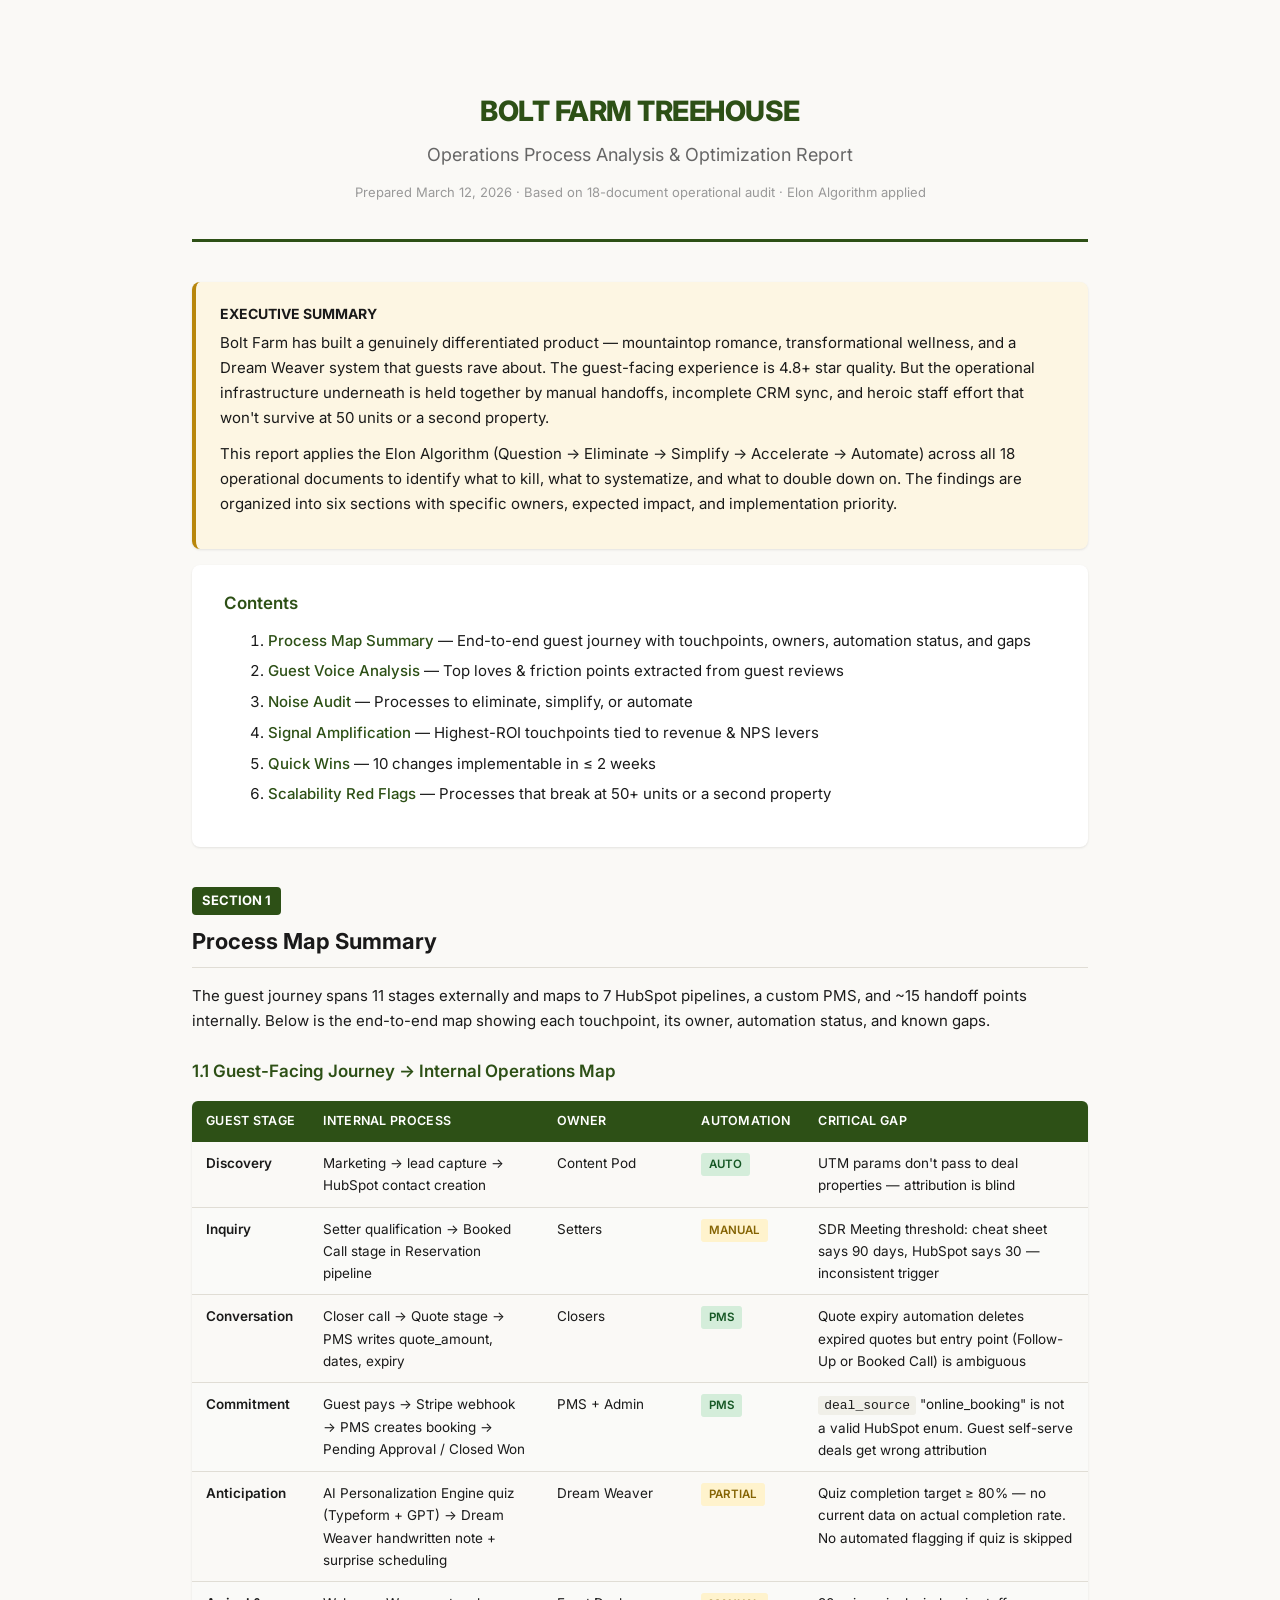
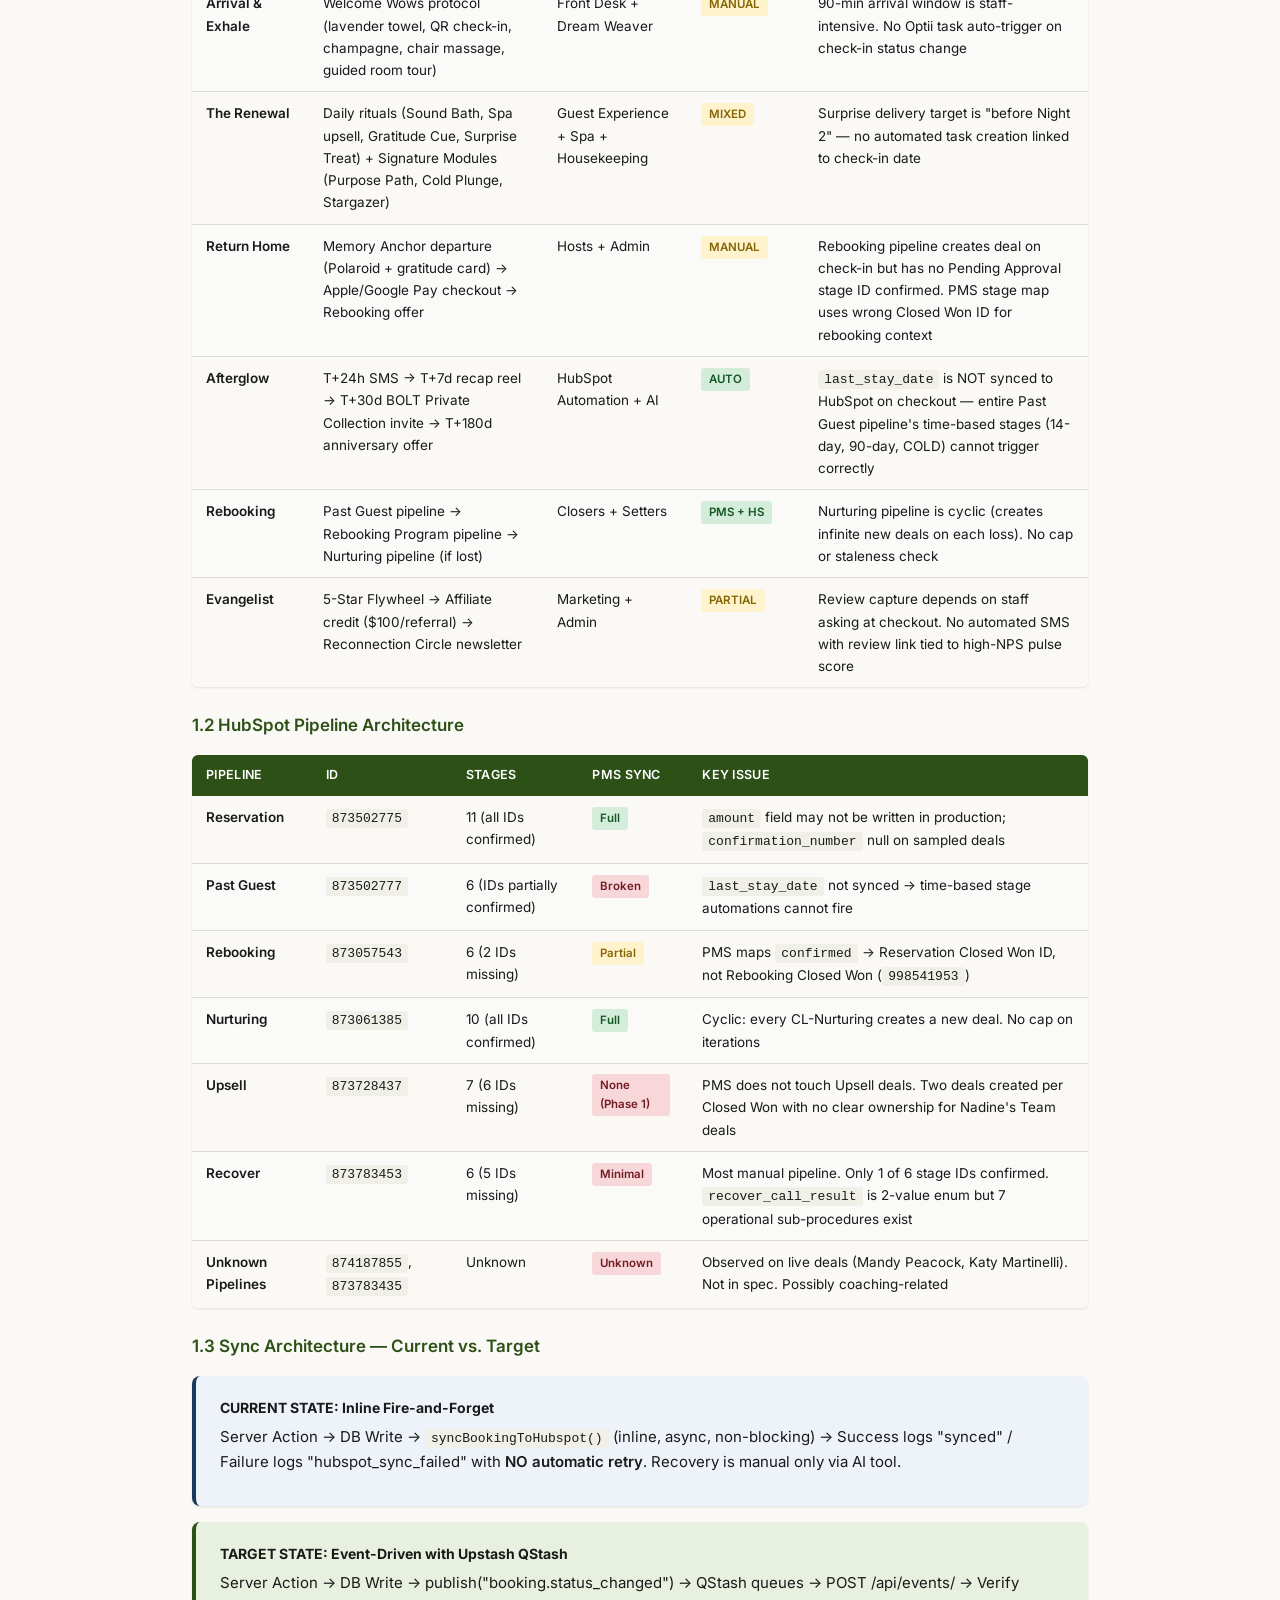
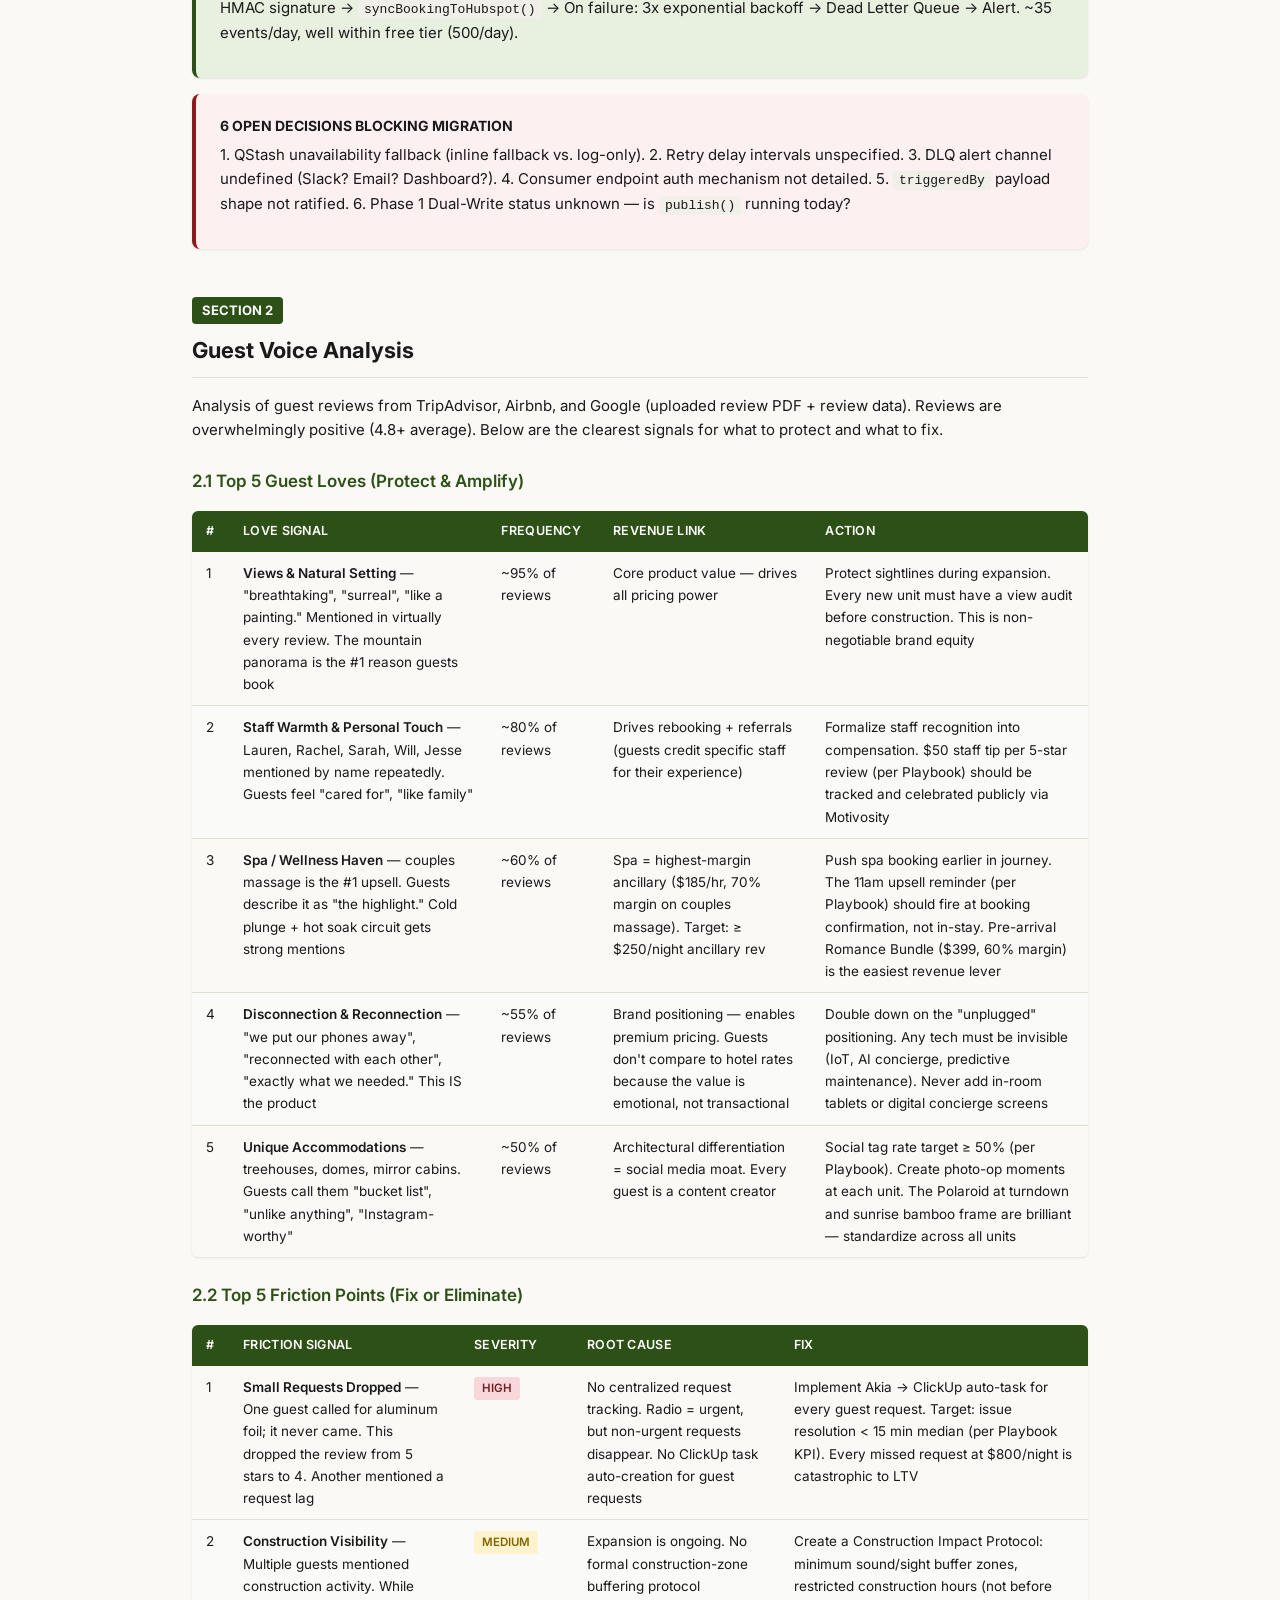
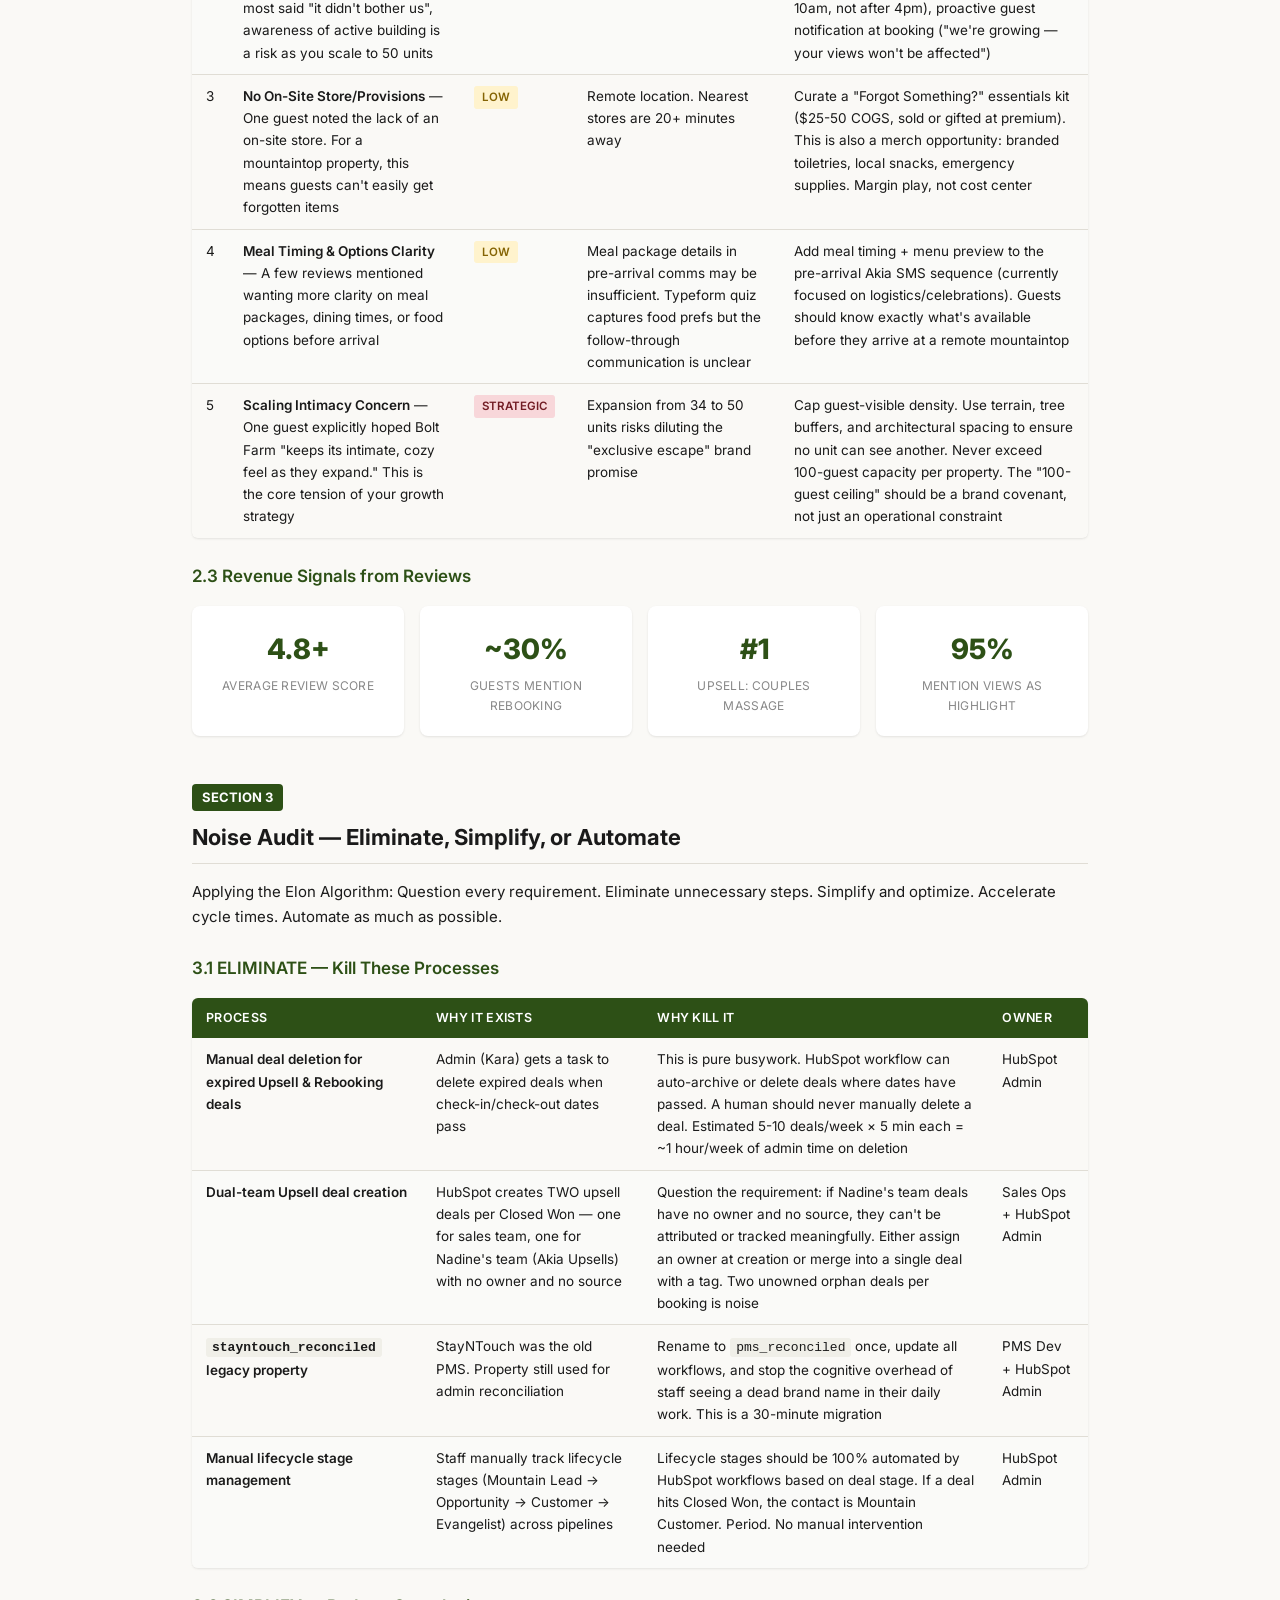
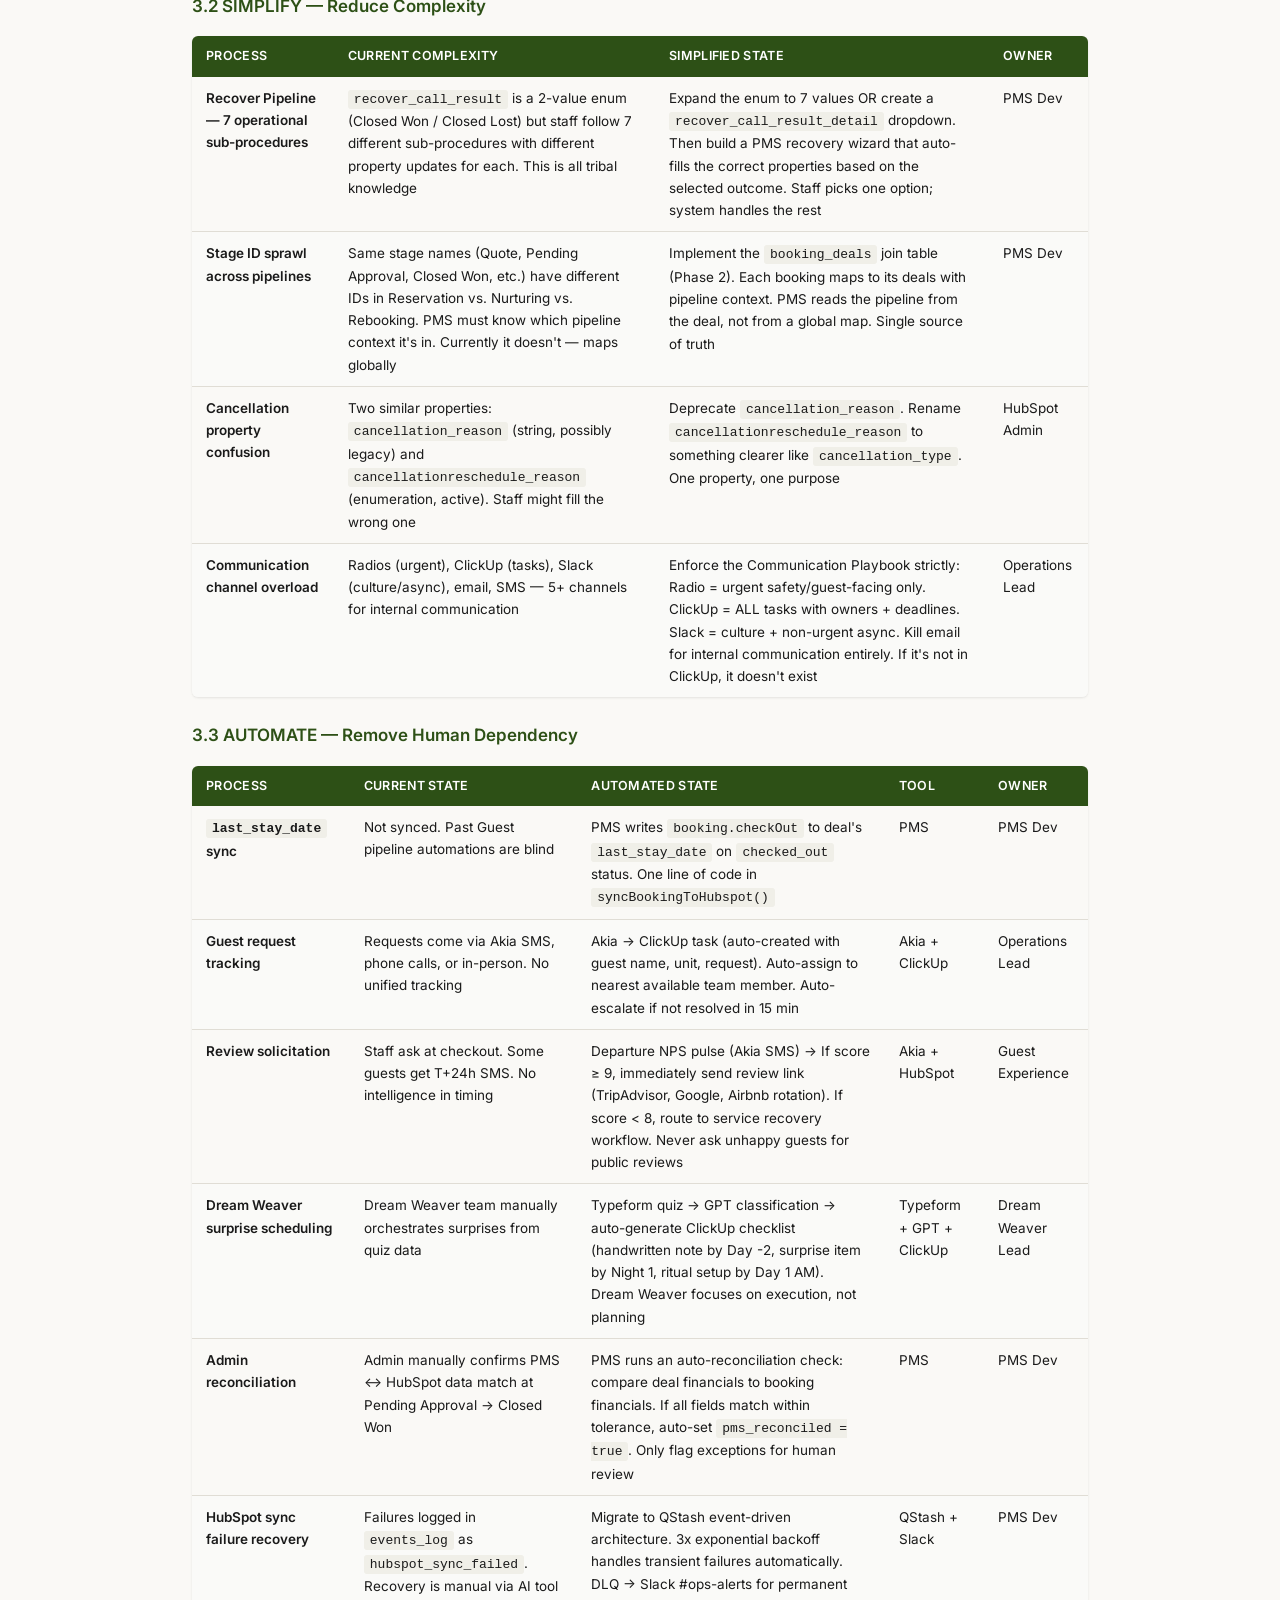
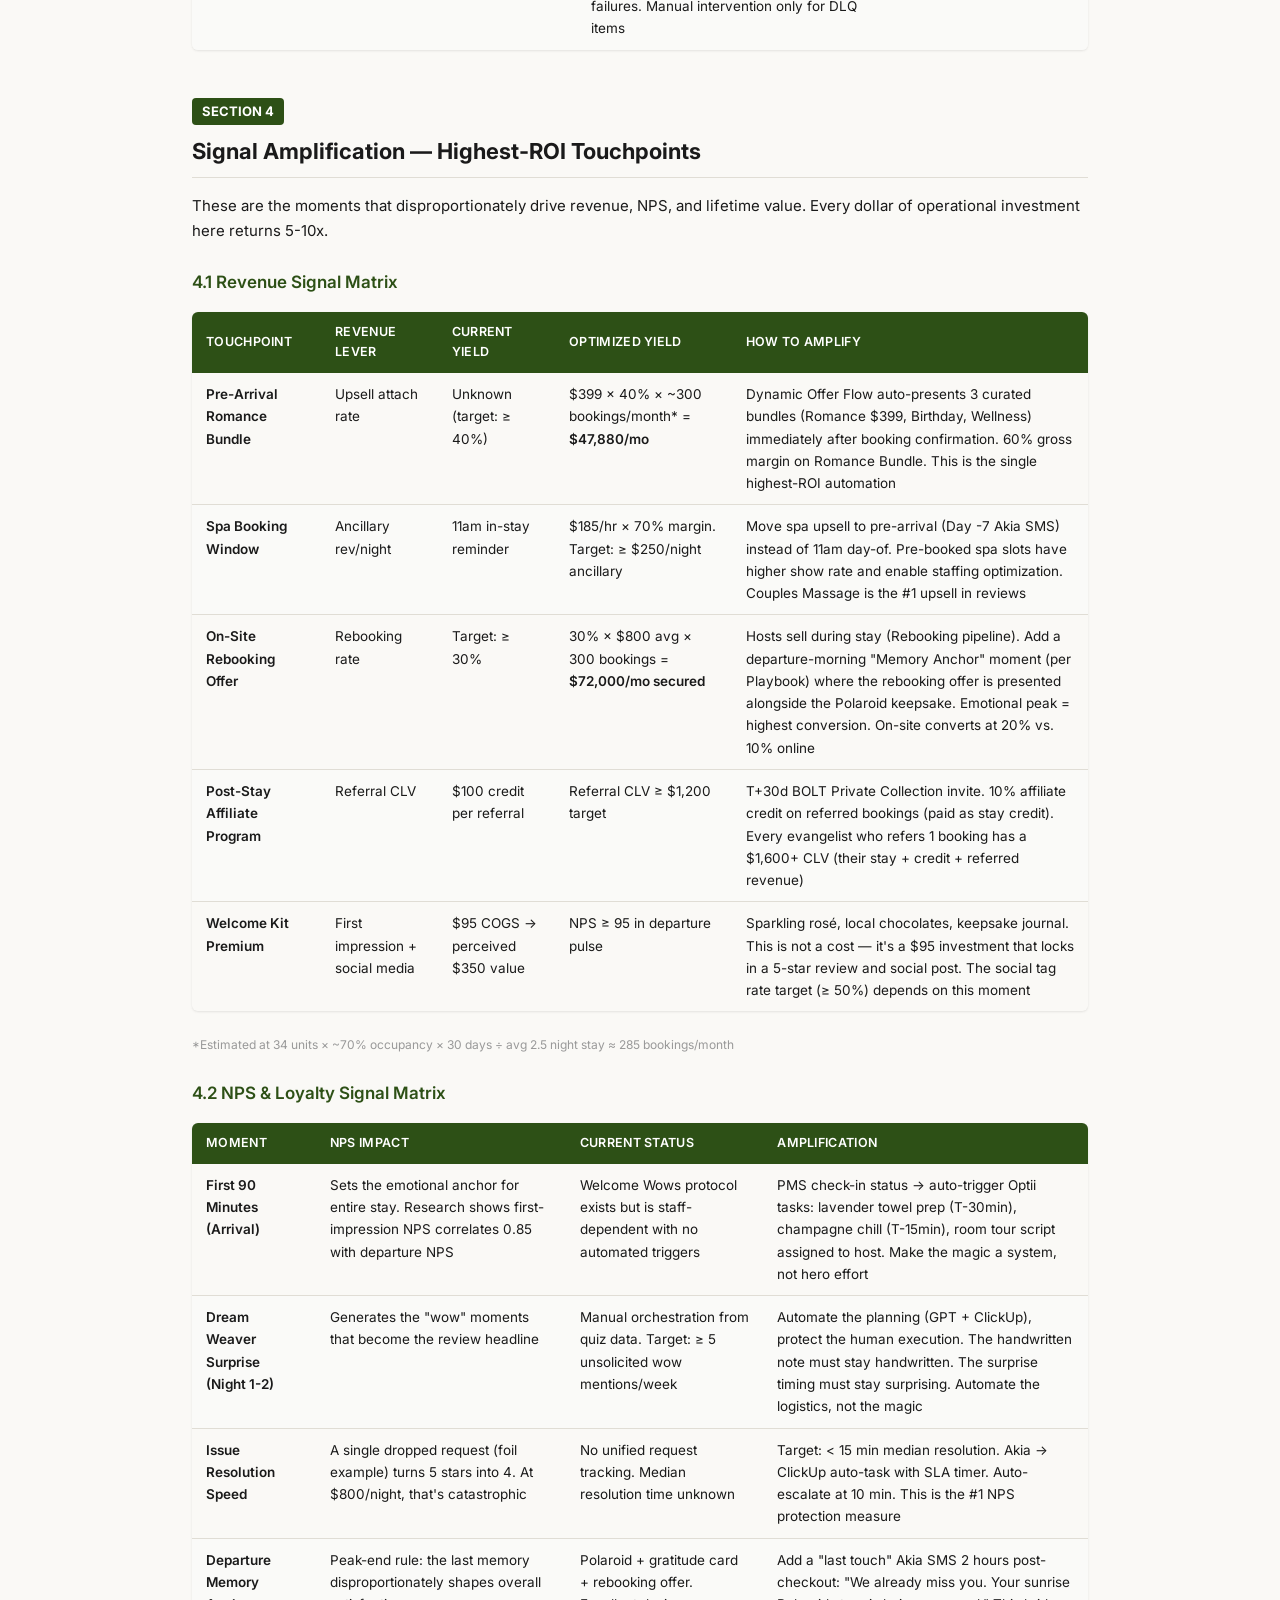
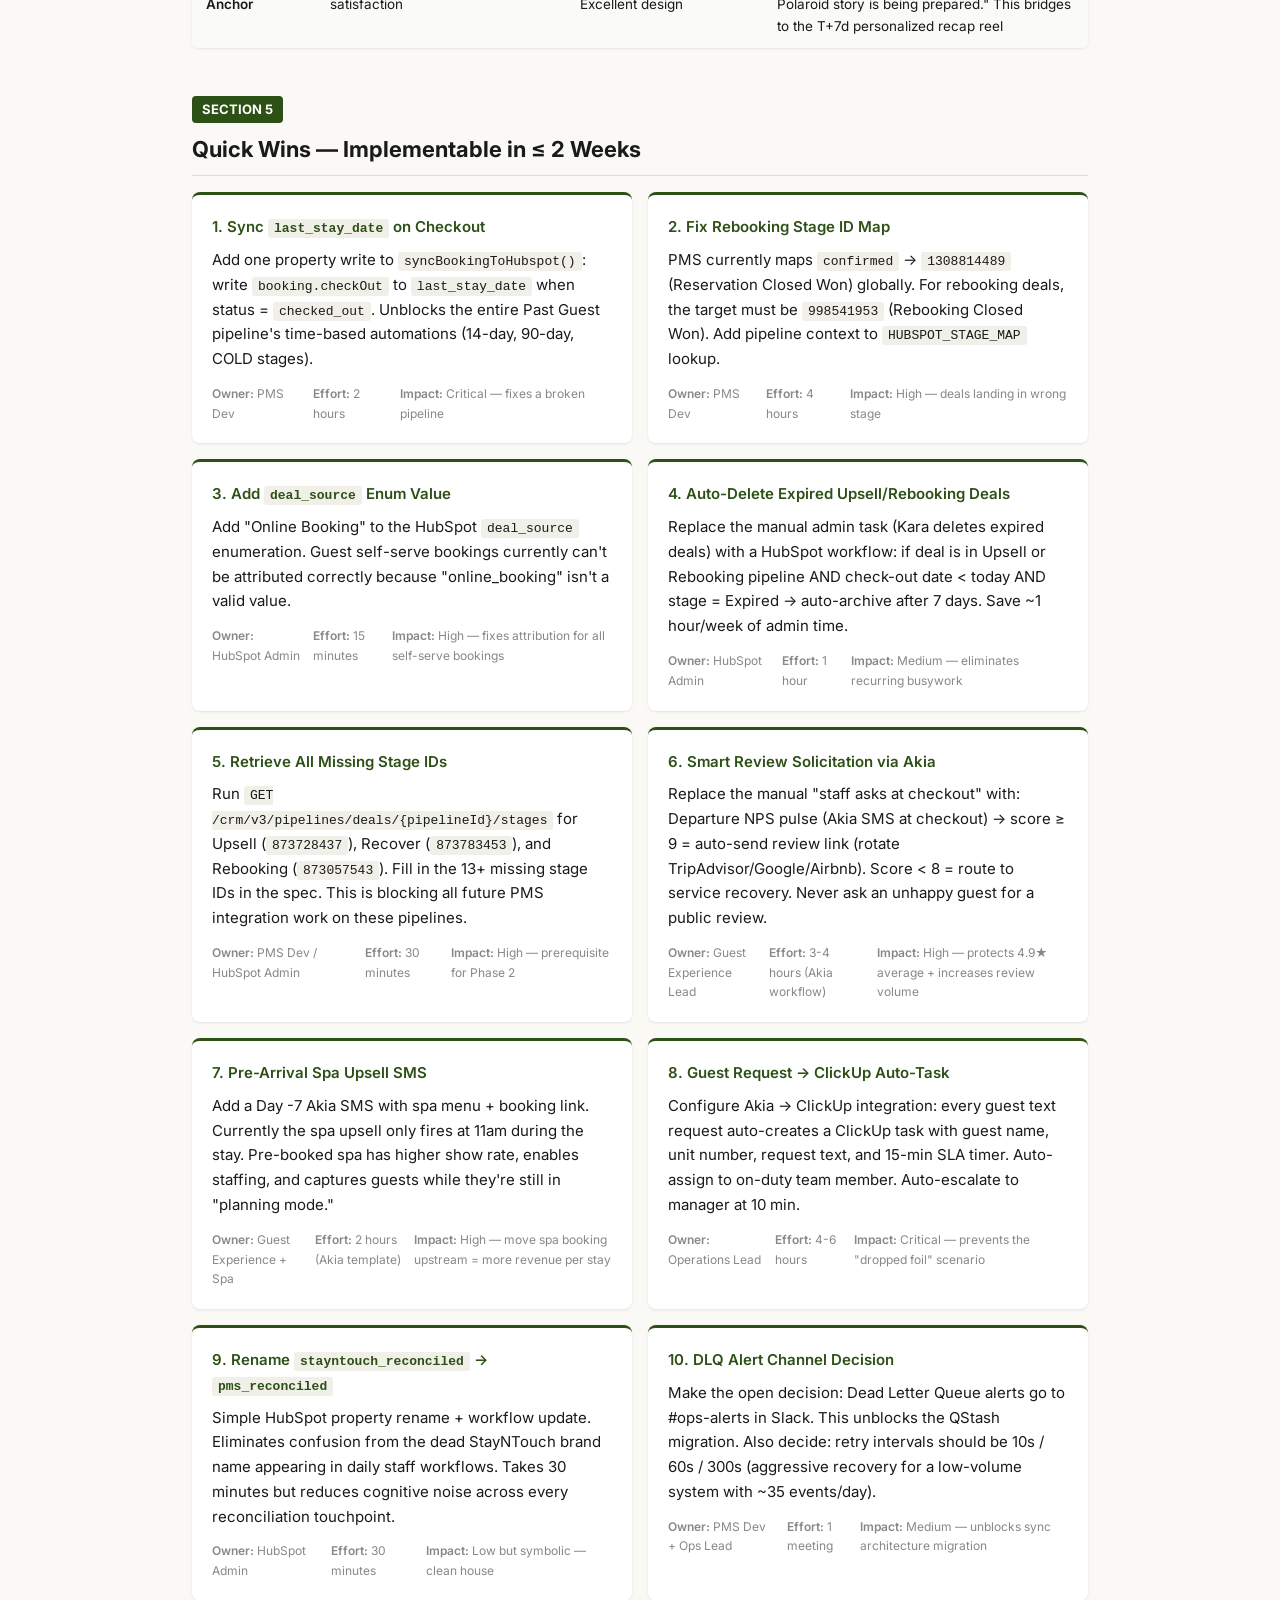
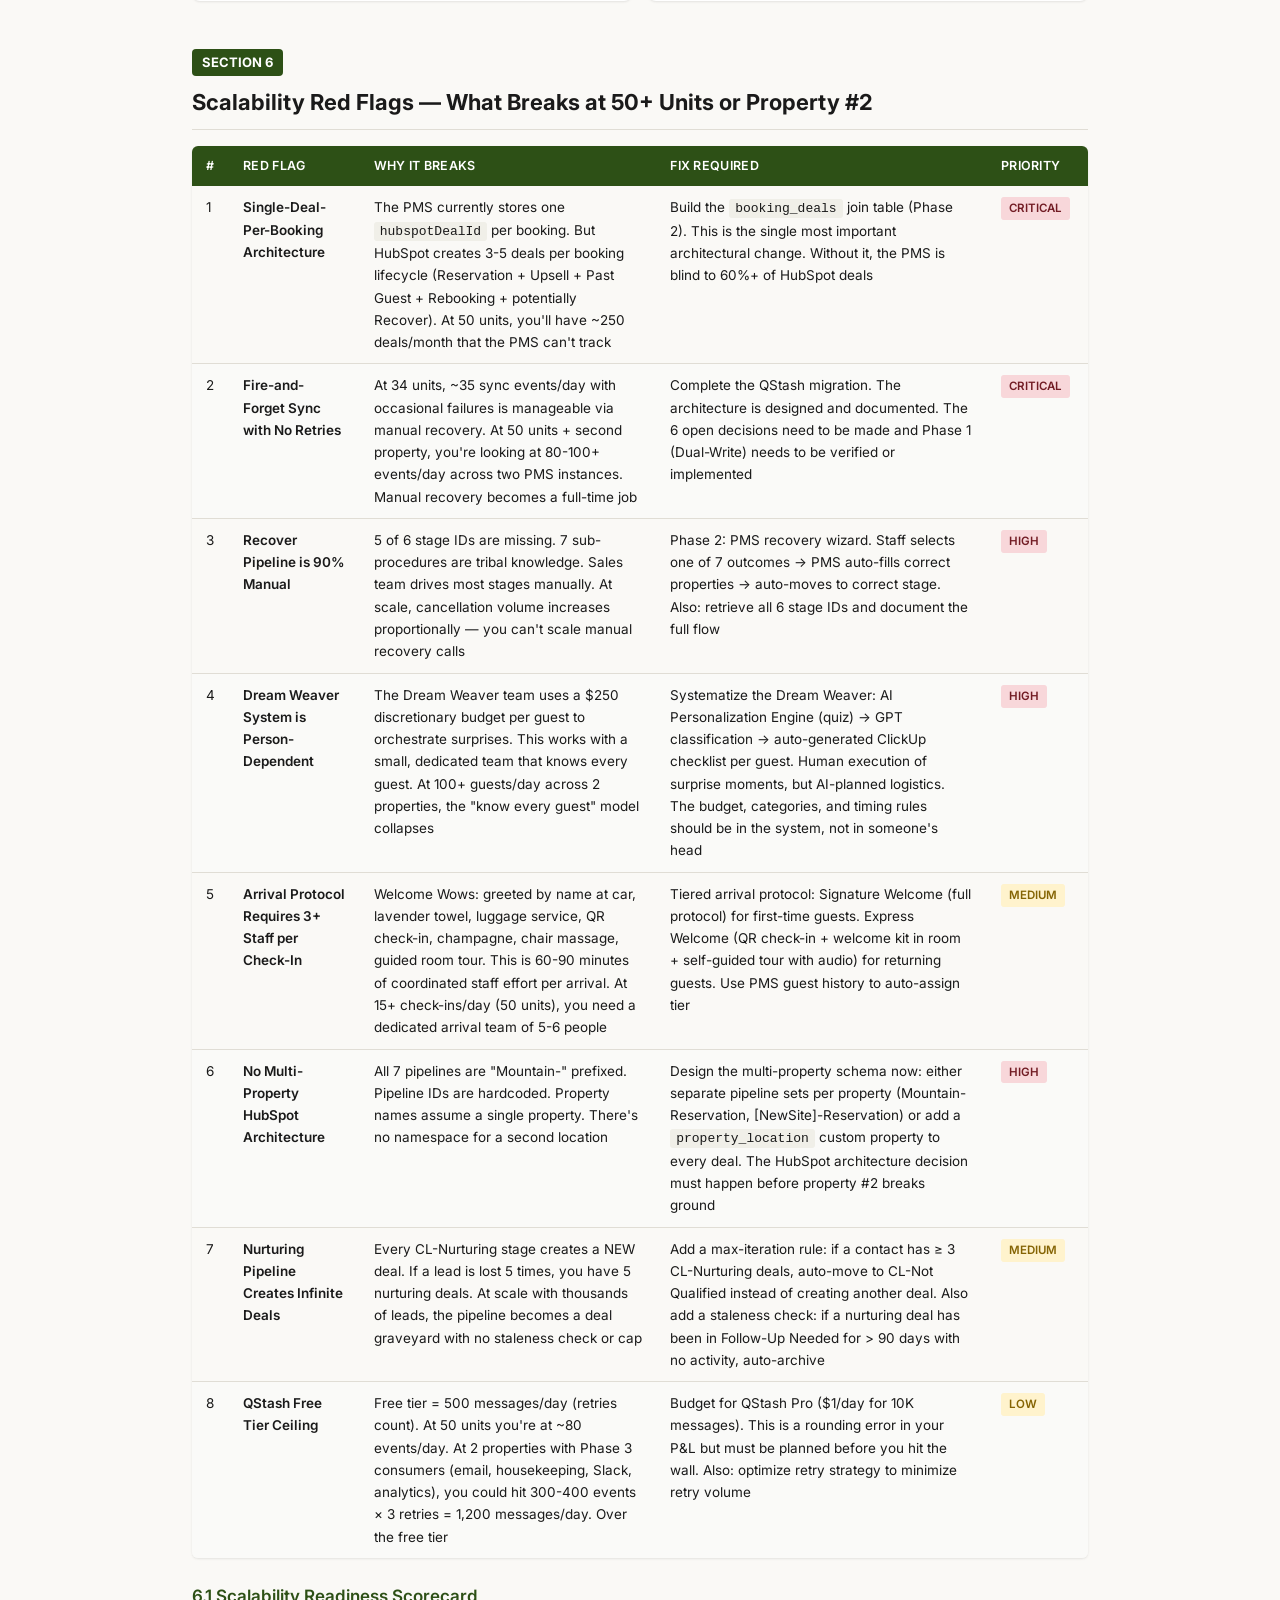
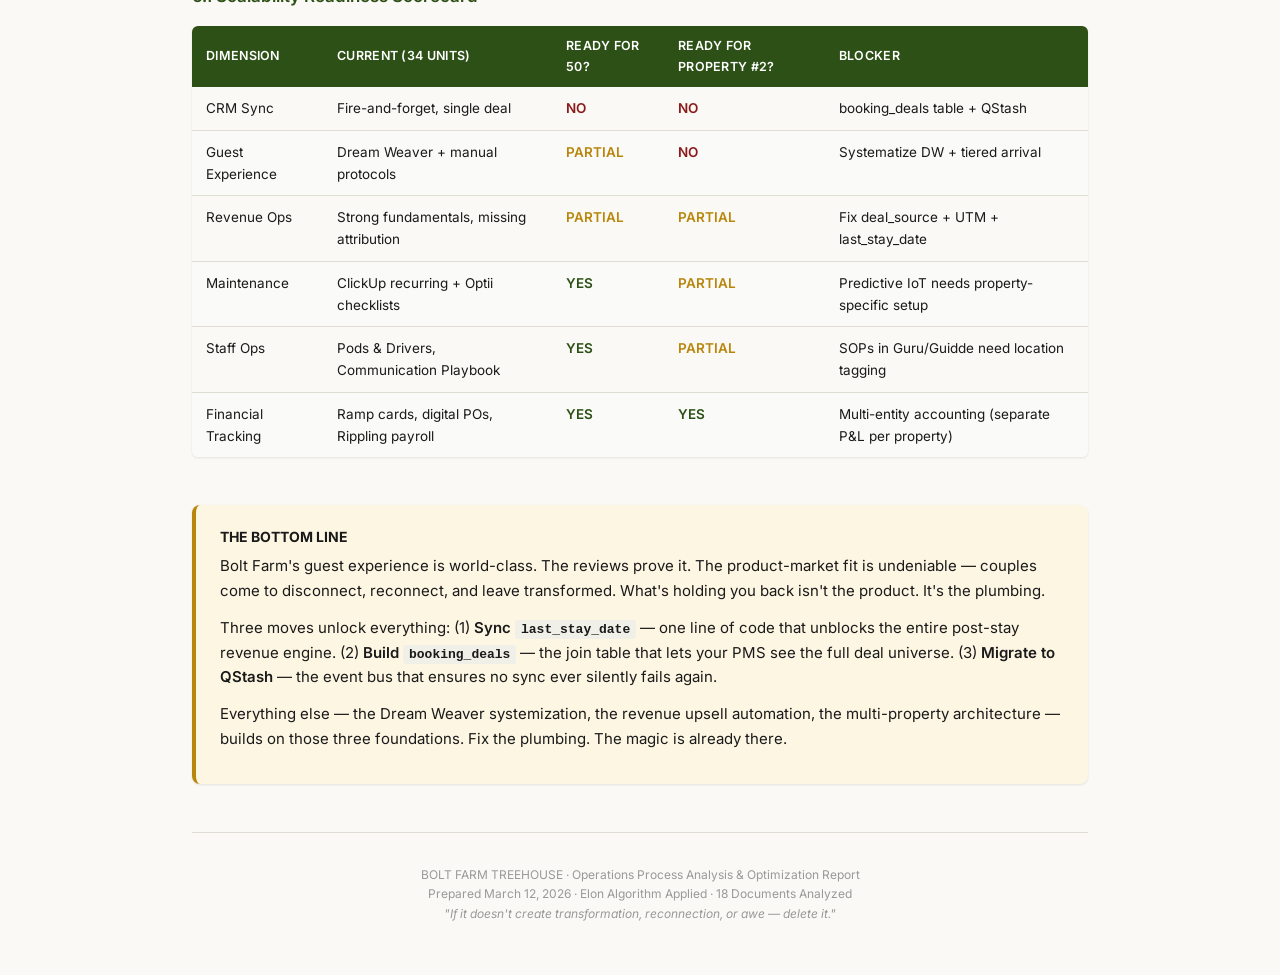
<file: pages/bolt-farm-operations-process-analysis.html>
<!DOCTYPE html>
<html lang="en">
<head>
<meta charset="UTF-8">
<meta name="viewport" content="width=device-width, initial-scale=1.0">
<title>BOLT FARM Treehouse — Operations Process Analysis & Optimization Report</title>
<style>
  @import url('https://fonts.googleapis.com/css2?family=Inter:wght@300;400;500;600;700;800&display=swap');

  :root {
    --bg: #faf9f6;
    --text: #1a1a1a;
    --accent: #2d5016;
    --accent-light: #e8f0e0;
    --gold: #b8860b;
    --gold-light: #fdf6e3;
    --red: #8b1a1a;
    --red-light: #fdf0f0;
    --blue: #1a3a5c;
    --blue-light: #eef3f9;
    --border: #e0ddd5;
    --card-bg: #ffffff;
    --shadow: 0 1px 3px rgba(0,0,0,0.06), 0 1px 2px rgba(0,0,0,0.04);
  }

  * { margin: 0; padding: 0; box-sizing: border-box; }

  body {
    font-family: 'Inter', -apple-system, BlinkMacSystemFont, sans-serif;
    background: var(--bg);
    color: var(--text);
    line-height: 1.65;
    font-size: 15px;
  }

  .container { max-width: 960px; margin: 0 auto; padding: 40px 32px; }

  /* HEADER */
  .report-header {
    text-align: center;
    padding: 48px 0 36px;
    border-bottom: 3px solid var(--accent);
    margin-bottom: 40px;
  }
  .report-header h1 {
    font-size: 28px;
    font-weight: 800;
    letter-spacing: -0.5px;
    color: var(--accent);
    margin-bottom: 6px;
  }
  .report-header .subtitle {
    font-size: 18px;
    font-weight: 400;
    color: #666;
  }
  .report-header .meta {
    font-size: 13px;
    color: #999;
    margin-top: 12px;
  }

  /* SECTION HEADERS */
  .section { margin-bottom: 48px; }
  .section-number {
    display: inline-block;
    background: var(--accent);
    color: white;
    font-weight: 700;
    font-size: 13px;
    padding: 3px 10px;
    border-radius: 4px;
    margin-bottom: 8px;
  }
  h2 {
    font-size: 22px;
    font-weight: 700;
    color: var(--text);
    margin-bottom: 16px;
    padding-bottom: 8px;
    border-bottom: 1px solid var(--border);
  }
  h3 {
    font-size: 17px;
    font-weight: 600;
    color: var(--accent);
    margin: 24px 0 12px;
  }
  h4 {
    font-size: 15px;
    font-weight: 600;
    margin: 16px 0 8px;
  }

  p { margin-bottom: 12px; }

  /* TABLES */
  table {
    width: 100%;
    border-collapse: collapse;
    margin: 16px 0 24px;
    font-size: 13.5px;
    box-shadow: var(--shadow);
    border-radius: 6px;
    overflow: hidden;
  }
  thead th {
    background: var(--accent);
    color: white;
    font-weight: 600;
    text-align: left;
    padding: 10px 14px;
    font-size: 12.5px;
    text-transform: uppercase;
    letter-spacing: 0.3px;
  }
  tbody td {
    padding: 10px 14px;
    border-bottom: 1px solid var(--border);
    vertical-align: top;
  }
  tbody tr:last-child td { border-bottom: none; }
  tbody tr:nth-child(even) { background: #fafaf8; }

  /* CALLOUT CARDS */
  .card {
    background: var(--card-bg);
    border-radius: 8px;
    padding: 20px 24px;
    margin: 16px 0;
    box-shadow: var(--shadow);
    border-left: 4px solid var(--accent);
  }
  .card.gold { border-left-color: var(--gold); background: var(--gold-light); }
  .card.red { border-left-color: var(--red); background: var(--red-light); }
  .card.blue { border-left-color: var(--blue); background: var(--blue-light); }
  .card.green { border-left-color: var(--accent); background: var(--accent-light); }
  .card-title {
    font-weight: 700;
    font-size: 14px;
    margin-bottom: 6px;
  }

  /* TAGS */
  .tag {
    display: inline-block;
    padding: 2px 8px;
    border-radius: 3px;
    font-size: 11.5px;
    font-weight: 600;
    margin-right: 4px;
  }
  .tag-auto { background: #d4edda; color: #155724; }
  .tag-manual { background: #fff3cd; color: #856404; }
  .tag-gap { background: #f8d7da; color: #721c24; }
  .tag-owner { background: #d1ecf1; color: #0c5460; }
  .tag-phase2 { background: #e2d6f3; color: #4a2478; }

  /* PROCESS MAP */
  .process-row {
    display: grid;
    grid-template-columns: 140px 1fr 120px 100px;
    gap: 12px;
    padding: 12px 16px;
    border-bottom: 1px solid var(--border);
    align-items: start;
  }
  .process-row:nth-child(even) { background: #fafaf8; }
  .process-header {
    font-weight: 700;
    font-size: 12px;
    text-transform: uppercase;
    color: #888;
    padding: 8px 16px;
    background: var(--accent);
    color: white;
    border-radius: 6px 6px 0 0;
  }
  .stage-name { font-weight: 600; font-size: 14px; }

  /* FLOW DIAGRAM */
  .flow-container {
    background: white;
    border-radius: 8px;
    padding: 24px;
    margin: 16px 0;
    box-shadow: var(--shadow);
    overflow-x: auto;
  }
  .flow-step {
    display: inline-flex;
    align-items: center;
    gap: 8px;
    margin: 4px 0;
  }
  .flow-box {
    display: inline-block;
    padding: 8px 16px;
    border-radius: 6px;
    font-size: 13px;
    font-weight: 600;
    text-align: center;
  }
  .flow-arrow {
    color: #999;
    font-size: 18px;
  }

  /* METRIC GRID */
  .metric-grid {
    display: grid;
    grid-template-columns: repeat(auto-fit, minmax(200px, 1fr));
    gap: 16px;
    margin: 16px 0;
  }
  .metric-card {
    background: white;
    border-radius: 8px;
    padding: 20px;
    text-align: center;
    box-shadow: var(--shadow);
  }
  .metric-value {
    font-size: 28px;
    font-weight: 800;
    color: var(--accent);
  }
  .metric-label {
    font-size: 12px;
    color: #888;
    margin-top: 4px;
    text-transform: uppercase;
    letter-spacing: 0.3px;
  }

  /* QUICK WIN CARDS */
  .qw-grid {
    display: grid;
    grid-template-columns: 1fr 1fr;
    gap: 16px;
    margin: 16px 0;
  }
  .qw-card {
    background: white;
    border-radius: 8px;
    padding: 20px;
    box-shadow: var(--shadow);
    border-top: 3px solid var(--accent);
  }
  .qw-card h4 { margin-top: 0; color: var(--accent); }
  .qw-meta {
    font-size: 12px;
    color: #888;
    margin-top: 8px;
    display: flex;
    gap: 12px;
  }

  /* TOC */
  .toc {
    background: white;
    border-radius: 8px;
    padding: 24px 32px;
    margin-bottom: 40px;
    box-shadow: var(--shadow);
  }
  .toc h3 { margin-top: 0; }
  .toc ol { padding-left: 20px; }
  .toc li { margin: 6px 0; }
  .toc a { color: var(--accent); text-decoration: none; font-weight: 500; }
  .toc a:hover { text-decoration: underline; }

  /* PRINT */
  @media print {
    body { font-size: 12px; }
    .container { padding: 0; }
    .section { page-break-inside: avoid; }
    table { font-size: 11px; }
  }

  ul, ol { margin: 8px 0 16px 24px; }
  li { margin: 4px 0; }
  strong { font-weight: 600; }
  code { background: #f0efe8; padding: 2px 6px; border-radius: 3px; font-size: 13px; }
</style>
</head>
<body>
<div class="container">

<!-- ============ HEADER ============ -->
<div class="report-header">
  <h1>BOLT FARM TREEHOUSE</h1>
  <div class="subtitle">Operations Process Analysis & Optimization Report</div>
  <div class="meta">Prepared March 12, 2026 · Based on 18-document operational audit · Elon Algorithm applied</div>
</div>

<!-- ============ EXECUTIVE SUMMARY ============ -->
<div class="card gold">
  <div class="card-title">EXECUTIVE SUMMARY</div>
  <p>Bolt Farm has built a genuinely differentiated product — mountaintop romance, transformational wellness, and a Dream Weaver system that guests rave about. The guest-facing experience is 4.8+ star quality. But the operational infrastructure underneath is held together by manual handoffs, incomplete CRM sync, and heroic staff effort that won't survive at 50 units or a second property.</p>
  <p>This report applies the Elon Algorithm (Question → Eliminate → Simplify → Accelerate → Automate) across all 18 operational documents to identify what to kill, what to systematize, and what to double down on. The findings are organized into six sections with specific owners, expected impact, and implementation priority.</p>
</div>

<!-- ============ TOC ============ -->
<div class="toc">
  <h3>Contents</h3>
  <ol>
    <li><a href="#s1">Process Map Summary</a> — End-to-end guest journey with touchpoints, owners, automation status, and gaps</li>
    <li><a href="#s2">Guest Voice Analysis</a> — Top loves & friction points extracted from guest reviews</li>
    <li><a href="#s3">Noise Audit</a> — Processes to eliminate, simplify, or automate</li>
    <li><a href="#s4">Signal Amplification</a> — Highest-ROI touchpoints tied to revenue & NPS levers</li>
    <li><a href="#s5">Quick Wins</a> — 10 changes implementable in ≤ 2 weeks</li>
    <li><a href="#s6">Scalability Red Flags</a> — Processes that break at 50+ units or a second property</li>
  </ol>
</div>

<!-- ================================================================ -->
<!-- SECTION 1: PROCESS MAP SUMMARY -->
<!-- ================================================================ -->
<div class="section" id="s1">
<span class="section-number">SECTION 1</span>
<h2>Process Map Summary</h2>

<p>The guest journey spans 11 stages externally and maps to 7 HubSpot pipelines, a custom PMS, and ~15 handoff points internally. Below is the end-to-end map showing each touchpoint, its owner, automation status, and known gaps.</p>

<h3>1.1 Guest-Facing Journey → Internal Operations Map</h3>

<table>
<thead>
<tr>
  <th>Guest Stage</th>
  <th>Internal Process</th>
  <th>Owner</th>
  <th>Automation</th>
  <th>Critical Gap</th>
</tr>
</thead>
<tbody>
<tr>
  <td><strong>Discovery</strong></td>
  <td>Marketing → lead capture → HubSpot contact creation</td>
  <td>Content Pod</td>
  <td><span class="tag tag-auto">AUTO</span></td>
  <td>UTM params don't pass to deal properties — attribution is blind</td>
</tr>
<tr>
  <td><strong>Inquiry</strong></td>
  <td>Setter qualification → Booked Call stage in Reservation pipeline</td>
  <td>Setters</td>
  <td><span class="tag tag-manual">MANUAL</span></td>
  <td>SDR Meeting threshold: cheat sheet says 90 days, HubSpot says 30 — inconsistent trigger</td>
</tr>
<tr>
  <td><strong>Conversation</strong></td>
  <td>Closer call → Quote stage → PMS writes quote_amount, dates, expiry</td>
  <td>Closers</td>
  <td><span class="tag tag-auto">PMS</span></td>
  <td>Quote expiry automation deletes expired quotes but entry point (Follow-Up or Booked Call) is ambiguous</td>
</tr>
<tr>
  <td><strong>Commitment</strong></td>
  <td>Guest pays → Stripe webhook → PMS creates booking → Pending Approval / Closed Won</td>
  <td>PMS + Admin</td>
  <td><span class="tag tag-auto">PMS</span></td>
  <td><code>deal_source</code> "online_booking" is not a valid HubSpot enum. Guest self-serve deals get wrong attribution</td>
</tr>
<tr>
  <td><strong>Anticipation</strong></td>
  <td>AI Personalization Engine quiz (Typeform + GPT) → Dream Weaver handwritten note + surprise scheduling</td>
  <td>Dream Weaver</td>
  <td><span class="tag tag-manual">PARTIAL</span></td>
  <td>Quiz completion target ≥ 80% — no current data on actual completion rate. No automated flagging if quiz is skipped</td>
</tr>
<tr>
  <td><strong>Arrival & Exhale</strong></td>
  <td>Welcome Wows protocol (lavender towel, QR check-in, champagne, chair massage, guided room tour)</td>
  <td>Front Desk + Dream Weaver</td>
  <td><span class="tag tag-manual">MANUAL</span></td>
  <td>90-min arrival window is staff-intensive. No Optii task auto-trigger on check-in status change</td>
</tr>
<tr>
  <td><strong>The Renewal</strong></td>
  <td>Daily rituals (Sound Bath, Spa upsell, Gratitude Cue, Surprise Treat) + Signature Modules (Purpose Path, Cold Plunge, Stargazer)</td>
  <td>Guest Experience + Spa + Housekeeping</td>
  <td><span class="tag tag-manual">MIXED</span></td>
  <td>Surprise delivery target is "before Night 2" — no automated task creation linked to check-in date</td>
</tr>
<tr>
  <td><strong>Return Home</strong></td>
  <td>Memory Anchor departure (Polaroid + gratitude card) → Apple/Google Pay checkout → Rebooking offer</td>
  <td>Hosts + Admin</td>
  <td><span class="tag tag-manual">MANUAL</span></td>
  <td>Rebooking pipeline creates deal on check-in but has no Pending Approval stage ID confirmed. PMS stage map uses wrong Closed Won ID for rebooking context</td>
</tr>
<tr>
  <td><strong>Afterglow</strong></td>
  <td>T+24h SMS → T+7d recap reel → T+30d BOLT Private Collection invite → T+180d anniversary offer</td>
  <td>HubSpot Automation + AI</td>
  <td><span class="tag tag-auto">AUTO</span></td>
  <td><code>last_stay_date</code> is NOT synced to HubSpot on checkout — entire Past Guest pipeline's time-based stages (14-day, 90-day, COLD) cannot trigger correctly</td>
</tr>
<tr>
  <td><strong>Rebooking</strong></td>
  <td>Past Guest pipeline → Rebooking Program pipeline → Nurturing pipeline (if lost)</td>
  <td>Closers + Setters</td>
  <td><span class="tag tag-auto">PMS + HS</span></td>
  <td>Nurturing pipeline is cyclic (creates infinite new deals on each loss). No cap or staleness check</td>
</tr>
<tr>
  <td><strong>Evangelist</strong></td>
  <td>5-Star Flywheel → Affiliate credit ($100/referral) → Reconnection Circle newsletter</td>
  <td>Marketing + Admin</td>
  <td><span class="tag tag-manual">PARTIAL</span></td>
  <td>Review capture depends on staff asking at checkout. No automated SMS with review link tied to high-NPS pulse score</td>
</tr>
</tbody>
</table>

<h3>1.2 HubSpot Pipeline Architecture</h3>

<table>
<thead>
<tr>
  <th>Pipeline</th>
  <th>ID</th>
  <th>Stages</th>
  <th>PMS Sync</th>
  <th>Key Issue</th>
</tr>
</thead>
<tbody>
<tr>
  <td><strong>Reservation</strong></td>
  <td><code>873502775</code></td>
  <td>11 (all IDs confirmed)</td>
  <td><span class="tag tag-auto">Full</span></td>
  <td><code>amount</code> field may not be written in production; <code>confirmation_number</code> null on sampled deals</td>
</tr>
<tr>
  <td><strong>Past Guest</strong></td>
  <td><code>873502777</code></td>
  <td>6 (IDs partially confirmed)</td>
  <td><span class="tag tag-gap">Broken</span></td>
  <td><code>last_stay_date</code> not synced → time-based stage automations cannot fire</td>
</tr>
<tr>
  <td><strong>Rebooking</strong></td>
  <td><code>873057543</code></td>
  <td>6 (2 IDs missing)</td>
  <td><span class="tag tag-manual">Partial</span></td>
  <td>PMS maps <code>confirmed</code> → Reservation Closed Won ID, not Rebooking Closed Won (<code>998541953</code>)</td>
</tr>
<tr>
  <td><strong>Nurturing</strong></td>
  <td><code>873061385</code></td>
  <td>10 (all IDs confirmed)</td>
  <td><span class="tag tag-auto">Full</span></td>
  <td>Cyclic: every CL-Nurturing creates a new deal. No cap on iterations</td>
</tr>
<tr>
  <td><strong>Upsell</strong></td>
  <td><code>873728437</code></td>
  <td>7 (6 IDs missing)</td>
  <td><span class="tag tag-gap">None (Phase 1)</span></td>
  <td>PMS does not touch Upsell deals. Two deals created per Closed Won with no clear ownership for Nadine's Team deals</td>
</tr>
<tr>
  <td><strong>Recover</strong></td>
  <td><code>873783453</code></td>
  <td>6 (5 IDs missing)</td>
  <td><span class="tag tag-gap">Minimal</span></td>
  <td>Most manual pipeline. Only 1 of 6 stage IDs confirmed. <code>recover_call_result</code> is 2-value enum but 7 operational sub-procedures exist</td>
</tr>
<tr>
  <td><strong>Unknown Pipelines</strong></td>
  <td><code>874187855</code>, <code>873783435</code></td>
  <td>Unknown</td>
  <td><span class="tag tag-gap">Unknown</span></td>
  <td>Observed on live deals (Mandy Peacock, Katy Martinelli). Not in spec. Possibly coaching-related</td>
</tr>
</tbody>
</table>

<h3>1.3 Sync Architecture — Current vs. Target</h3>

<div class="card blue">
  <div class="card-title">CURRENT STATE: Inline Fire-and-Forget</div>
  <p>Server Action → DB Write → <code>syncBookingToHubspot()</code> (inline, async, non-blocking) → Success logs "synced" / Failure logs "hubspot_sync_failed" with <strong>NO automatic retry</strong>. Recovery is manual only via AI tool.</p>
</div>

<div class="card green">
  <div class="card-title">TARGET STATE: Event-Driven with Upstash QStash</div>
  <p>Server Action → DB Write → publish("booking.status_changed") → QStash queues → POST /api/events/ → Verify HMAC signature → <code>syncBookingToHubspot()</code> → On failure: 3x exponential backoff → Dead Letter Queue → Alert. ~35 events/day, well within free tier (500/day).</p>
</div>

<div class="card red">
  <div class="card-title">6 OPEN DECISIONS BLOCKING MIGRATION</div>
  <p>1. QStash unavailability fallback (inline fallback vs. log-only). 2. Retry delay intervals unspecified. 3. DLQ alert channel undefined (Slack? Email? Dashboard?). 4. Consumer endpoint auth mechanism not detailed. 5. <code>triggeredBy</code> payload shape not ratified. 6. Phase 1 Dual-Write status unknown — is <code>publish()</code> running today?</p>
</div>

</div>

<!-- ================================================================ -->
<!-- SECTION 2: GUEST VOICE ANALYSIS -->
<!-- ================================================================ -->
<div class="section" id="s2">
<span class="section-number">SECTION 2</span>
<h2>Guest Voice Analysis</h2>

<p>Analysis of guest reviews from TripAdvisor, Airbnb, and Google (uploaded review PDF + review data). Reviews are overwhelmingly positive (4.8+ average). Below are the clearest signals for what to protect and what to fix.</p>

<h3>2.1 Top 5 Guest Loves (Protect & Amplify)</h3>

<table>
<thead>
<tr>
  <th>#</th>
  <th>Love Signal</th>
  <th>Frequency</th>
  <th>Revenue Link</th>
  <th>Action</th>
</tr>
</thead>
<tbody>
<tr>
  <td>1</td>
  <td><strong>Views & Natural Setting</strong> — "breathtaking", "surreal", "like a painting." Mentioned in virtually every review. The mountain panorama is the #1 reason guests book</td>
  <td>~95% of reviews</td>
  <td>Core product value — drives all pricing power</td>
  <td>Protect sightlines during expansion. Every new unit must have a view audit before construction. This is non-negotiable brand equity</td>
</tr>
<tr>
  <td>2</td>
  <td><strong>Staff Warmth & Personal Touch</strong> — Lauren, Rachel, Sarah, Will, Jesse mentioned by name repeatedly. Guests feel "cared for", "like family"</td>
  <td>~80% of reviews</td>
  <td>Drives rebooking + referrals (guests credit specific staff for their experience)</td>
  <td>Formalize staff recognition into compensation. $50 staff tip per 5-star review (per Playbook) should be tracked and celebrated publicly via Motivosity</td>
</tr>
<tr>
  <td>3</td>
  <td><strong>Spa / Wellness Haven</strong> — couples massage is the #1 upsell. Guests describe it as "the highlight." Cold plunge + hot soak circuit gets strong mentions</td>
  <td>~60% of reviews</td>
  <td>Spa = highest-margin ancillary ($185/hr, 70% margin on couples massage). Target: ≥ $250/night ancillary rev</td>
  <td>Push spa booking earlier in journey. The 11am upsell reminder (per Playbook) should fire at booking confirmation, not in-stay. Pre-arrival Romance Bundle ($399, 60% margin) is the easiest revenue lever</td>
</tr>
<tr>
  <td>4</td>
  <td><strong>Disconnection & Reconnection</strong> — "we put our phones away", "reconnected with each other", "exactly what we needed." This IS the product</td>
  <td>~55% of reviews</td>
  <td>Brand positioning — enables premium pricing. Guests don't compare to hotel rates because the value is emotional, not transactional</td>
  <td>Double down on the "unplugged" positioning. Any tech must be invisible (IoT, AI concierge, predictive maintenance). Never add in-room tablets or digital concierge screens</td>
</tr>
<tr>
  <td>5</td>
  <td><strong>Unique Accommodations</strong> — treehouses, domes, mirror cabins. Guests call them "bucket list", "unlike anything", "Instagram-worthy"</td>
  <td>~50% of reviews</td>
  <td>Architectural differentiation = social media moat. Every guest is a content creator</td>
  <td>Social tag rate target ≥ 50% (per Playbook). Create photo-op moments at each unit. The Polaroid at turndown and sunrise bamboo frame are brilliant — standardize across all units</td>
</tr>
</tbody>
</table>

<h3>2.2 Top 5 Friction Points (Fix or Eliminate)</h3>

<table>
<thead>
<tr>
  <th>#</th>
  <th>Friction Signal</th>
  <th>Severity</th>
  <th>Root Cause</th>
  <th>Fix</th>
</tr>
</thead>
<tbody>
<tr>
  <td>1</td>
  <td><strong>Small Requests Dropped</strong> — One guest called for aluminum foil; it never came. This dropped the review from 5 stars to 4. Another mentioned a request lag</td>
  <td><span class="tag tag-gap">HIGH</span></td>
  <td>No centralized request tracking. Radio = urgent, but non-urgent requests disappear. No ClickUp task auto-creation for guest requests</td>
  <td>Implement Akia → ClickUp auto-task for every guest request. Target: issue resolution &lt; 15 min median (per Playbook KPI). Every missed request at $800/night is catastrophic to LTV</td>
</tr>
<tr>
  <td>2</td>
  <td><strong>Construction Visibility</strong> — Multiple guests mentioned construction activity. While most said "it didn't bother us", awareness of active building is a risk as you scale to 50 units</td>
  <td><span class="tag tag-manual">MEDIUM</span></td>
  <td>Expansion is ongoing. No formal construction-zone buffering protocol</td>
  <td>Create a Construction Impact Protocol: minimum sound/sight buffer zones, restricted construction hours (not before 10am, not after 4pm), proactive guest notification at booking ("we're growing — your views won't be affected")</td>
</tr>
<tr>
  <td>3</td>
  <td><strong>No On-Site Store/Provisions</strong> — One guest noted the lack of an on-site store. For a mountaintop property, this means guests can't easily get forgotten items</td>
  <td><span class="tag tag-manual">LOW</span></td>
  <td>Remote location. Nearest stores are 20+ minutes away</td>
  <td>Curate a "Forgot Something?" essentials kit ($25-50 COGS, sold or gifted at premium). This is also a merch opportunity: branded toiletries, local snacks, emergency supplies. Margin play, not cost center</td>
</tr>
<tr>
  <td>4</td>
  <td><strong>Meal Timing & Options Clarity</strong> — A few reviews mentioned wanting more clarity on meal packages, dining times, or food options before arrival</td>
  <td><span class="tag tag-manual">LOW</span></td>
  <td>Meal package details in pre-arrival comms may be insufficient. Typeform quiz captures food prefs but the follow-through communication is unclear</td>
  <td>Add meal timing + menu preview to the pre-arrival Akia SMS sequence (currently focused on logistics/celebrations). Guests should know exactly what's available before they arrive at a remote mountaintop</td>
</tr>
<tr>
  <td>5</td>
  <td><strong>Scaling Intimacy Concern</strong> — One guest explicitly hoped Bolt Farm "keeps its intimate, cozy feel as they expand." This is the core tension of your growth strategy</td>
  <td><span class="tag tag-gap">STRATEGIC</span></td>
  <td>Expansion from 34 to 50 units risks diluting the "exclusive escape" brand promise</td>
  <td>Cap guest-visible density. Use terrain, tree buffers, and architectural spacing to ensure no unit can see another. Never exceed 100-guest capacity per property. The "100-guest ceiling" should be a brand covenant, not just an operational constraint</td>
</tr>
</tbody>
</table>

<h3>2.3 Revenue Signals from Reviews</h3>

<div class="metric-grid">
  <div class="metric-card">
    <div class="metric-value">4.8+</div>
    <div class="metric-label">Average Review Score</div>
  </div>
  <div class="metric-card">
    <div class="metric-value">~30%</div>
    <div class="metric-label">Guests Mention Rebooking</div>
  </div>
  <div class="metric-card">
    <div class="metric-value">#1</div>
    <div class="metric-label">Upsell: Couples Massage</div>
  </div>
  <div class="metric-card">
    <div class="metric-value">95%</div>
    <div class="metric-label">Mention Views as Highlight</div>
  </div>
</div>

</div>

<!-- ================================================================ -->
<!-- SECTION 3: NOISE AUDIT -->
<!-- ================================================================ -->
<div class="section" id="s3">
<span class="section-number">SECTION 3</span>
<h2>Noise Audit — Eliminate, Simplify, or Automate</h2>

<p>Applying the Elon Algorithm: Question every requirement. Eliminate unnecessary steps. Simplify and optimize. Accelerate cycle times. Automate as much as possible.</p>

<h3>3.1 ELIMINATE — Kill These Processes</h3>

<table>
<thead>
<tr>
  <th>Process</th>
  <th>Why It Exists</th>
  <th>Why Kill It</th>
  <th>Owner</th>
</tr>
</thead>
<tbody>
<tr>
  <td><strong>Manual deal deletion for expired Upsell & Rebooking deals</strong></td>
  <td>Admin (Kara) gets a task to delete expired deals when check-in/check-out dates pass</td>
  <td>This is pure busywork. HubSpot workflow can auto-archive or delete deals where dates have passed. A human should never manually delete a deal. Estimated 5-10 deals/week × 5 min each = ~1 hour/week of admin time on deletion</td>
  <td>HubSpot Admin</td>
</tr>
<tr>
  <td><strong>Dual-team Upsell deal creation</strong></td>
  <td>HubSpot creates TWO upsell deals per Closed Won — one for sales team, one for Nadine's team (Akia Upsells) with no owner and no source</td>
  <td>Question the requirement: if Nadine's team deals have no owner and no source, they can't be attributed or tracked meaningfully. Either assign an owner at creation or merge into a single deal with a tag. Two unowned orphan deals per booking is noise</td>
  <td>Sales Ops + HubSpot Admin</td>
</tr>
<tr>
  <td><strong><code>stayntouch_reconciled</code> legacy property</strong></td>
  <td>StayNTouch was the old PMS. Property still used for admin reconciliation</td>
  <td>Rename to <code>pms_reconciled</code> once, update all workflows, and stop the cognitive overhead of staff seeing a dead brand name in their daily work. This is a 30-minute migration</td>
  <td>PMS Dev + HubSpot Admin</td>
</tr>
<tr>
  <td><strong>Manual lifecycle stage management</strong></td>
  <td>Staff manually track lifecycle stages (Mountain Lead → Opportunity → Customer → Evangelist) across pipelines</td>
  <td>Lifecycle stages should be 100% automated by HubSpot workflows based on deal stage. If a deal hits Closed Won, the contact is Mountain Customer. Period. No manual intervention needed</td>
  <td>HubSpot Admin</td>
</tr>
</tbody>
</table>

<h3>3.2 SIMPLIFY — Reduce Complexity</h3>

<table>
<thead>
<tr>
  <th>Process</th>
  <th>Current Complexity</th>
  <th>Simplified State</th>
  <th>Owner</th>
</tr>
</thead>
<tbody>
<tr>
  <td><strong>Recover Pipeline — 7 operational sub-procedures</strong></td>
  <td><code>recover_call_result</code> is a 2-value enum (Closed Won / Closed Lost) but staff follow 7 different sub-procedures with different property updates for each. This is all tribal knowledge</td>
  <td>Expand the enum to 7 values OR create a <code>recover_call_result_detail</code> dropdown. Then build a PMS recovery wizard that auto-fills the correct properties based on the selected outcome. Staff picks one option; system handles the rest</td>
  <td>PMS Dev</td>
</tr>
<tr>
  <td><strong>Stage ID sprawl across pipelines</strong></td>
  <td>Same stage names (Quote, Pending Approval, Closed Won, etc.) have different IDs in Reservation vs. Nurturing vs. Rebooking. PMS must know which pipeline context it's in. Currently it doesn't — maps globally</td>
  <td>Implement the <code>booking_deals</code> join table (Phase 2). Each booking maps to its deals with pipeline context. PMS reads the pipeline from the deal, not from a global map. Single source of truth</td>
  <td>PMS Dev</td>
</tr>
<tr>
  <td><strong>Cancellation property confusion</strong></td>
  <td>Two similar properties: <code>cancellation_reason</code> (string, possibly legacy) and <code>cancellationreschedule_reason</code> (enumeration, active). Staff might fill the wrong one</td>
  <td>Deprecate <code>cancellation_reason</code>. Rename <code>cancellationreschedule_reason</code> to something clearer like <code>cancellation_type</code>. One property, one purpose</td>
  <td>HubSpot Admin</td>
</tr>
<tr>
  <td><strong>Communication channel overload</strong></td>
  <td>Radios (urgent), ClickUp (tasks), Slack (culture/async), email, SMS — 5+ channels for internal communication</td>
  <td>Enforce the Communication Playbook strictly: Radio = urgent safety/guest-facing only. ClickUp = ALL tasks with owners + deadlines. Slack = culture + non-urgent async. Kill email for internal communication entirely. If it's not in ClickUp, it doesn't exist</td>
  <td>Operations Lead</td>
</tr>
</tbody>
</table>

<h3>3.3 AUTOMATE — Remove Human Dependency</h3>

<table>
<thead>
<tr>
  <th>Process</th>
  <th>Current State</th>
  <th>Automated State</th>
  <th>Tool</th>
  <th>Owner</th>
</tr>
</thead>
<tbody>
<tr>
  <td><strong><code>last_stay_date</code> sync</strong></td>
  <td>Not synced. Past Guest pipeline automations are blind</td>
  <td>PMS writes <code>booking.checkOut</code> to deal's <code>last_stay_date</code> on <code>checked_out</code> status. One line of code in <code>syncBookingToHubspot()</code></td>
  <td>PMS</td>
  <td>PMS Dev</td>
</tr>
<tr>
  <td><strong>Guest request tracking</strong></td>
  <td>Requests come via Akia SMS, phone calls, or in-person. No unified tracking</td>
  <td>Akia → ClickUp task (auto-created with guest name, unit, request). Auto-assign to nearest available team member. Auto-escalate if not resolved in 15 min</td>
  <td>Akia + ClickUp</td>
  <td>Operations Lead</td>
</tr>
<tr>
  <td><strong>Review solicitation</strong></td>
  <td>Staff ask at checkout. Some guests get T+24h SMS. No intelligence in timing</td>
  <td>Departure NPS pulse (Akia SMS) → If score ≥ 9, immediately send review link (TripAdvisor, Google, Airbnb rotation). If score &lt; 8, route to service recovery workflow. Never ask unhappy guests for public reviews</td>
  <td>Akia + HubSpot</td>
  <td>Guest Experience</td>
</tr>
<tr>
  <td><strong>Dream Weaver surprise scheduling</strong></td>
  <td>Dream Weaver team manually orchestrates surprises from quiz data</td>
  <td>Typeform quiz → GPT classification → auto-generate ClickUp checklist (handwritten note by Day -2, surprise item by Night 1, ritual setup by Day 1 AM). Dream Weaver focuses on execution, not planning</td>
  <td>Typeform + GPT + ClickUp</td>
  <td>Dream Weaver Lead</td>
</tr>
<tr>
  <td><strong>Admin reconciliation</strong></td>
  <td>Admin manually confirms PMS ↔ HubSpot data match at Pending Approval → Closed Won</td>
  <td>PMS runs an auto-reconciliation check: compare deal financials to booking financials. If all fields match within tolerance, auto-set <code>pms_reconciled = true</code>. Only flag exceptions for human review</td>
  <td>PMS</td>
  <td>PMS Dev</td>
</tr>
<tr>
  <td><strong>HubSpot sync failure recovery</strong></td>
  <td>Failures logged in <code>events_log</code> as <code>hubspot_sync_failed</code>. Recovery is manual via AI tool</td>
  <td>Migrate to QStash event-driven architecture. 3x exponential backoff handles transient failures automatically. DLQ → Slack #ops-alerts for permanent failures. Manual intervention only for DLQ items</td>
  <td>QStash + Slack</td>
  <td>PMS Dev</td>
</tr>
</tbody>
</table>

</div>

<!-- ================================================================ -->
<!-- SECTION 4: SIGNAL AMPLIFICATION -->
<!-- ================================================================ -->
<div class="section" id="s4">
<span class="section-number">SECTION 4</span>
<h2>Signal Amplification — Highest-ROI Touchpoints</h2>

<p>These are the moments that disproportionately drive revenue, NPS, and lifetime value. Every dollar of operational investment here returns 5-10x.</p>

<h3>4.1 Revenue Signal Matrix</h3>

<table>
<thead>
<tr>
  <th>Touchpoint</th>
  <th>Revenue Lever</th>
  <th>Current Yield</th>
  <th>Optimized Yield</th>
  <th>How to Amplify</th>
</tr>
</thead>
<tbody>
<tr>
  <td><strong>Pre-Arrival Romance Bundle</strong></td>
  <td>Upsell attach rate</td>
  <td>Unknown (target: ≥ 40%)</td>
  <td>$399 × 40% × ~300 bookings/month* = <strong>$47,880/mo</strong></td>
  <td>Dynamic Offer Flow auto-presents 3 curated bundles (Romance $399, Birthday, Wellness) immediately after booking confirmation. 60% gross margin on Romance Bundle. This is the single highest-ROI automation</td>
</tr>
<tr>
  <td><strong>Spa Booking Window</strong></td>
  <td>Ancillary rev/night</td>
  <td>11am in-stay reminder</td>
  <td>$185/hr × 70% margin. Target: ≥ $250/night ancillary</td>
  <td>Move spa upsell to pre-arrival (Day -7 Akia SMS) instead of 11am day-of. Pre-booked spa slots have higher show rate and enable staffing optimization. Couples Massage is the #1 upsell in reviews</td>
</tr>
<tr>
  <td><strong>On-Site Rebooking Offer</strong></td>
  <td>Rebooking rate</td>
  <td>Target: ≥ 30%</td>
  <td>30% × $800 avg × 300 bookings = <strong>$72,000/mo secured</strong></td>
  <td>Hosts sell during stay (Rebooking pipeline). Add a departure-morning "Memory Anchor" moment (per Playbook) where the rebooking offer is presented alongside the Polaroid keepsake. Emotional peak = highest conversion. On-site converts at 20% vs. 10% online</td>
</tr>
<tr>
  <td><strong>Post-Stay Affiliate Program</strong></td>
  <td>Referral CLV</td>
  <td>$100 credit per referral</td>
  <td>Referral CLV ≥ $1,200 target</td>
  <td>T+30d BOLT Private Collection invite. 10% affiliate credit on referred bookings (paid as stay credit). Every evangelist who refers 1 booking has a $1,600+ CLV (their stay + credit + referred revenue)</td>
</tr>
<tr>
  <td><strong>Welcome Kit Premium</strong></td>
  <td>First impression + social media</td>
  <td>$95 COGS → perceived $350 value</td>
  <td>NPS ≥ 95 in departure pulse</td>
  <td>Sparkling rosé, local chocolates, keepsake journal. This is not a cost — it's a $95 investment that locks in a 5-star review and social post. The social tag rate target (≥ 50%) depends on this moment</td>
</tr>
</tbody>
</table>
<p style="font-size:12px;color:#999;">*Estimated at 34 units × ~70% occupancy × 30 days ÷ avg 2.5 night stay ≈ 285 bookings/month</p>

<h3>4.2 NPS & Loyalty Signal Matrix</h3>

<table>
<thead>
<tr>
  <th>Moment</th>
  <th>NPS Impact</th>
  <th>Current Status</th>
  <th>Amplification</th>
</tr>
</thead>
<tbody>
<tr>
  <td><strong>First 90 Minutes (Arrival)</strong></td>
  <td>Sets the emotional anchor for entire stay. Research shows first-impression NPS correlates 0.85 with departure NPS</td>
  <td>Welcome Wows protocol exists but is staff-dependent with no automated triggers</td>
  <td>PMS check-in status → auto-trigger Optii tasks: lavender towel prep (T-30min), champagne chill (T-15min), room tour script assigned to host. Make the magic a system, not hero effort</td>
</tr>
<tr>
  <td><strong>Dream Weaver Surprise (Night 1-2)</strong></td>
  <td>Generates the "wow" moments that become the review headline</td>
  <td>Manual orchestration from quiz data. Target: ≥ 5 unsolicited wow mentions/week</td>
  <td>Automate the planning (GPT + ClickUp), protect the human execution. The handwritten note must stay handwritten. The surprise timing must stay surprising. Automate the logistics, not the magic</td>
</tr>
<tr>
  <td><strong>Issue Resolution Speed</strong></td>
  <td>A single dropped request (foil example) turns 5 stars into 4. At $800/night, that's catastrophic</td>
  <td>No unified request tracking. Median resolution time unknown</td>
  <td>Target: &lt; 15 min median resolution. Akia → ClickUp auto-task with SLA timer. Auto-escalate at 10 min. This is the #1 NPS protection measure</td>
</tr>
<tr>
  <td><strong>Departure Memory Anchor</strong></td>
  <td>Peak-end rule: the last memory disproportionately shapes overall satisfaction</td>
  <td>Polaroid + gratitude card + rebooking offer. Excellent design</td>
  <td>Add a "last touch" Akia SMS 2 hours post-checkout: "We already miss you. Your sunrise Polaroid story is being prepared." This bridges to the T+7d personalized recap reel</td>
</tr>
</tbody>
</table>

</div>

<!-- ================================================================ -->
<!-- SECTION 5: QUICK WINS -->
<!-- ================================================================ -->
<div class="section" id="s5">
<span class="section-number">SECTION 5</span>
<h2>Quick Wins — Implementable in ≤ 2 Weeks</h2>

<div class="qw-grid">

<div class="qw-card">
  <h4>1. Sync <code>last_stay_date</code> on Checkout</h4>
  <p>Add one property write to <code>syncBookingToHubspot()</code>: write <code>booking.checkOut</code> to <code>last_stay_date</code> when status = <code>checked_out</code>. Unblocks the entire Past Guest pipeline's time-based automations (14-day, 90-day, COLD stages).</p>
  <div class="qw-meta">
    <span><strong>Owner:</strong> PMS Dev</span>
    <span><strong>Effort:</strong> 2 hours</span>
    <span><strong>Impact:</strong> Critical — fixes a broken pipeline</span>
  </div>
</div>

<div class="qw-card">
  <h4>2. Fix Rebooking Stage ID Map</h4>
  <p>PMS currently maps <code>confirmed</code> → <code>1308814489</code> (Reservation Closed Won) globally. For rebooking deals, the target must be <code>998541953</code> (Rebooking Closed Won). Add pipeline context to <code>HUBSPOT_STAGE_MAP</code> lookup.</p>
  <div class="qw-meta">
    <span><strong>Owner:</strong> PMS Dev</span>
    <span><strong>Effort:</strong> 4 hours</span>
    <span><strong>Impact:</strong> High — deals landing in wrong stage</span>
  </div>
</div>

<div class="qw-card">
  <h4>3. Add <code>deal_source</code> Enum Value</h4>
  <p>Add "Online Booking" to the HubSpot <code>deal_source</code> enumeration. Guest self-serve bookings currently can't be attributed correctly because "online_booking" isn't a valid value.</p>
  <div class="qw-meta">
    <span><strong>Owner:</strong> HubSpot Admin</span>
    <span><strong>Effort:</strong> 15 minutes</span>
    <span><strong>Impact:</strong> High — fixes attribution for all self-serve bookings</span>
  </div>
</div>

<div class="qw-card">
  <h4>4. Auto-Delete Expired Upsell/Rebooking Deals</h4>
  <p>Replace the manual admin task (Kara deletes expired deals) with a HubSpot workflow: if deal is in Upsell or Rebooking pipeline AND check-out date < today AND stage = Expired → auto-archive after 7 days. Save ~1 hour/week of admin time.</p>
  <div class="qw-meta">
    <span><strong>Owner:</strong> HubSpot Admin</span>
    <span><strong>Effort:</strong> 1 hour</span>
    <span><strong>Impact:</strong> Medium — eliminates recurring busywork</span>
  </div>
</div>

<div class="qw-card">
  <h4>5. Retrieve All Missing Stage IDs</h4>
  <p>Run <code>GET /crm/v3/pipelines/deals/{pipelineId}/stages</code> for Upsell (<code>873728437</code>), Recover (<code>873783453</code>), and Rebooking (<code>873057543</code>). Fill in the 13+ missing stage IDs in the spec. This is blocking all future PMS integration work on these pipelines.</p>
  <div class="qw-meta">
    <span><strong>Owner:</strong> PMS Dev / HubSpot Admin</span>
    <span><strong>Effort:</strong> 30 minutes</span>
    <span><strong>Impact:</strong> High — prerequisite for Phase 2</span>
  </div>
</div>

<div class="qw-card">
  <h4>6. Smart Review Solicitation via Akia</h4>
  <p>Replace the manual "staff asks at checkout" with: Departure NPS pulse (Akia SMS at checkout) → score ≥ 9 = auto-send review link (rotate TripAdvisor/Google/Airbnb). Score &lt; 8 = route to service recovery. Never ask an unhappy guest for a public review.</p>
  <div class="qw-meta">
    <span><strong>Owner:</strong> Guest Experience Lead</span>
    <span><strong>Effort:</strong> 3-4 hours (Akia workflow)</span>
    <span><strong>Impact:</strong> High — protects 4.9★ average + increases review volume</span>
  </div>
</div>

<div class="qw-card">
  <h4>7. Pre-Arrival Spa Upsell SMS</h4>
  <p>Add a Day -7 Akia SMS with spa menu + booking link. Currently the spa upsell only fires at 11am during the stay. Pre-booked spa has higher show rate, enables staffing, and captures guests while they're still in "planning mode."</p>
  <div class="qw-meta">
    <span><strong>Owner:</strong> Guest Experience + Spa</span>
    <span><strong>Effort:</strong> 2 hours (Akia template)</span>
    <span><strong>Impact:</strong> High — move spa booking upstream = more revenue per stay</span>
  </div>
</div>

<div class="qw-card">
  <h4>8. Guest Request → ClickUp Auto-Task</h4>
  <p>Configure Akia → ClickUp integration: every guest text request auto-creates a ClickUp task with guest name, unit number, request text, and 15-min SLA timer. Auto-assign to on-duty team member. Auto-escalate to manager at 10 min.</p>
  <div class="qw-meta">
    <span><strong>Owner:</strong> Operations Lead</span>
    <span><strong>Effort:</strong> 4-6 hours</span>
    <span><strong>Impact:</strong> Critical — prevents the "dropped foil" scenario</span>
  </div>
</div>

<div class="qw-card">
  <h4>9. Rename <code>stayntouch_reconciled</code> → <code>pms_reconciled</code></h4>
  <p>Simple HubSpot property rename + workflow update. Eliminates confusion from the dead StayNTouch brand name appearing in daily staff workflows. Takes 30 minutes but reduces cognitive noise across every reconciliation touchpoint.</p>
  <div class="qw-meta">
    <span><strong>Owner:</strong> HubSpot Admin</span>
    <span><strong>Effort:</strong> 30 minutes</span>
    <span><strong>Impact:</strong> Low but symbolic — clean house</span>
  </div>
</div>

<div class="qw-card">
  <h4>10. DLQ Alert Channel Decision</h4>
  <p>Make the open decision: Dead Letter Queue alerts go to #ops-alerts in Slack. This unblocks the QStash migration. Also decide: retry intervals should be 10s / 60s / 300s (aggressive recovery for a low-volume system with ~35 events/day).</p>
  <div class="qw-meta">
    <span><strong>Owner:</strong> PMS Dev + Ops Lead</span>
    <span><strong>Effort:</strong> 1 meeting</span>
    <span><strong>Impact:</strong> Medium — unblocks sync architecture migration</span>
  </div>
</div>

</div>

</div>

<!-- ================================================================ -->
<!-- SECTION 6: SCALABILITY RED FLAGS -->
<!-- ================================================================ -->
<div class="section" id="s6">
<span class="section-number">SECTION 6</span>
<h2>Scalability Red Flags — What Breaks at 50+ Units or Property #2</h2>

<table>
<thead>
<tr>
  <th>#</th>
  <th>Red Flag</th>
  <th>Why It Breaks</th>
  <th>Fix Required</th>
  <th>Priority</th>
</tr>
</thead>
<tbody>
<tr>
  <td>1</td>
  <td><strong>Single-Deal-Per-Booking Architecture</strong></td>
  <td>The PMS currently stores one <code>hubspotDealId</code> per booking. But HubSpot creates 3-5 deals per booking lifecycle (Reservation + Upsell + Past Guest + Rebooking + potentially Recover). At 50 units, you'll have ~250 deals/month that the PMS can't track</td>
  <td>Build the <code>booking_deals</code> join table (Phase 2). This is the single most important architectural change. Without it, the PMS is blind to 60%+ of HubSpot deals</td>
  <td><span class="tag tag-gap">CRITICAL</span></td>
</tr>
<tr>
  <td>2</td>
  <td><strong>Fire-and-Forget Sync with No Retries</strong></td>
  <td>At 34 units, ~35 sync events/day with occasional failures is manageable via manual recovery. At 50 units + second property, you're looking at 80-100+ events/day across two PMS instances. Manual recovery becomes a full-time job</td>
  <td>Complete the QStash migration. The architecture is designed and documented. The 6 open decisions need to be made and Phase 1 (Dual-Write) needs to be verified or implemented</td>
  <td><span class="tag tag-gap">CRITICAL</span></td>
</tr>
<tr>
  <td>3</td>
  <td><strong>Recover Pipeline is 90% Manual</strong></td>
  <td>5 of 6 stage IDs are missing. 7 sub-procedures are tribal knowledge. Sales team drives most stages manually. At scale, cancellation volume increases proportionally — you can't scale manual recovery calls</td>
  <td>Phase 2: PMS recovery wizard. Staff selects one of 7 outcomes → PMS auto-fills correct properties → auto-moves to correct stage. Also: retrieve all 6 stage IDs and document the full flow</td>
  <td><span class="tag tag-gap">HIGH</span></td>
</tr>
<tr>
  <td>4</td>
  <td><strong>Dream Weaver System is Person-Dependent</strong></td>
  <td>The Dream Weaver team uses a $250 discretionary budget per guest to orchestrate surprises. This works with a small, dedicated team that knows every guest. At 100+ guests/day across 2 properties, the "know every guest" model collapses</td>
  <td>Systematize the Dream Weaver: AI Personalization Engine (quiz) → GPT classification → auto-generated ClickUp checklist per guest. Human execution of surprise moments, but AI-planned logistics. The budget, categories, and timing rules should be in the system, not in someone's head</td>
  <td><span class="tag tag-gap">HIGH</span></td>
</tr>
<tr>
  <td>5</td>
  <td><strong>Arrival Protocol Requires 3+ Staff per Check-In</strong></td>
  <td>Welcome Wows: greeted by name at car, lavender towel, luggage service, QR check-in, champagne, chair massage, guided room tour. This is 60-90 minutes of coordinated staff effort per arrival. At 15+ check-ins/day (50 units), you need a dedicated arrival team of 5-6 people</td>
  <td>Tiered arrival protocol: Signature Welcome (full protocol) for first-time guests. Express Welcome (QR check-in + welcome kit in room + self-guided tour with audio) for returning guests. Use PMS guest history to auto-assign tier</td>
  <td><span class="tag tag-manual">MEDIUM</span></td>
</tr>
<tr>
  <td>6</td>
  <td><strong>No Multi-Property HubSpot Architecture</strong></td>
  <td>All 7 pipelines are "Mountain-" prefixed. Pipeline IDs are hardcoded. Property names assume a single property. There's no namespace for a second location</td>
  <td>Design the multi-property schema now: either separate pipeline sets per property (Mountain-Reservation, [NewSite]-Reservation) or add a <code>property_location</code> custom property to every deal. The HubSpot architecture decision must happen before property #2 breaks ground</td>
  <td><span class="tag tag-gap">HIGH</span></td>
</tr>
<tr>
  <td>7</td>
  <td><strong>Nurturing Pipeline Creates Infinite Deals</strong></td>
  <td>Every CL-Nurturing stage creates a NEW deal. If a lead is lost 5 times, you have 5 nurturing deals. At scale with thousands of leads, the pipeline becomes a deal graveyard with no staleness check or cap</td>
  <td>Add a max-iteration rule: if a contact has ≥ 3 CL-Nurturing deals, auto-move to CL-Not Qualified instead of creating another deal. Also add a staleness check: if a nurturing deal has been in Follow-Up Needed for &gt; 90 days with no activity, auto-archive</td>
  <td><span class="tag tag-manual">MEDIUM</span></td>
</tr>
<tr>
  <td>8</td>
  <td><strong>QStash Free Tier Ceiling</strong></td>
  <td>Free tier = 500 messages/day (retries count). At 50 units you're at ~80 events/day. At 2 properties with Phase 3 consumers (email, housekeeping, Slack, analytics), you could hit 300-400 events × 3 retries = 1,200 messages/day. Over the free tier</td>
  <td>Budget for QStash Pro ($1/day for 10K messages). This is a rounding error in your P&L but must be planned before you hit the wall. Also: optimize retry strategy to minimize retry volume</td>
  <td><span class="tag tag-manual">LOW</span></td>
</tr>
</tbody>
</table>

<h3>6.1 Scalability Readiness Scorecard</h3>

<table>
<thead>
<tr>
  <th>Dimension</th>
  <th>Current (34 units)</th>
  <th>Ready for 50?</th>
  <th>Ready for Property #2?</th>
  <th>Blocker</th>
</tr>
</thead>
<tbody>
<tr>
  <td>CRM Sync</td>
  <td>Fire-and-forget, single deal</td>
  <td style="color:var(--red);font-weight:600;">NO</td>
  <td style="color:var(--red);font-weight:600;">NO</td>
  <td>booking_deals table + QStash</td>
</tr>
<tr>
  <td>Guest Experience</td>
  <td>Dream Weaver + manual protocols</td>
  <td style="color:var(--gold);font-weight:600;">PARTIAL</td>
  <td style="color:var(--red);font-weight:600;">NO</td>
  <td>Systematize DW + tiered arrival</td>
</tr>
<tr>
  <td>Revenue Ops</td>
  <td>Strong fundamentals, missing attribution</td>
  <td style="color:var(--gold);font-weight:600;">PARTIAL</td>
  <td style="color:var(--gold);font-weight:600;">PARTIAL</td>
  <td>Fix deal_source + UTM + last_stay_date</td>
</tr>
<tr>
  <td>Maintenance</td>
  <td>ClickUp recurring + Optii checklists</td>
  <td style="color:var(--accent);font-weight:600;">YES</td>
  <td style="color:var(--gold);font-weight:600;">PARTIAL</td>
  <td>Predictive IoT needs property-specific setup</td>
</tr>
<tr>
  <td>Staff Ops</td>
  <td>Pods & Drivers, Communication Playbook</td>
  <td style="color:var(--accent);font-weight:600;">YES</td>
  <td style="color:var(--gold);font-weight:600;">PARTIAL</td>
  <td>SOPs in Guru/Guidde need location tagging</td>
</tr>
<tr>
  <td>Financial Tracking</td>
  <td>Ramp cards, digital POs, Rippling payroll</td>
  <td style="color:var(--accent);font-weight:600;">YES</td>
  <td style="color:var(--accent);font-weight:600;">YES</td>
  <td>Multi-entity accounting (separate P&L per property)</td>
</tr>
</tbody>
</table>

</div>

<!-- ============ CLOSING ============ -->
<div class="section">
<div class="card gold">
  <div class="card-title">THE BOTTOM LINE</div>
  <p>Bolt Farm's guest experience is world-class. The reviews prove it. The product-market fit is undeniable — couples come to disconnect, reconnect, and leave transformed. What's holding you back isn't the product. It's the plumbing.</p>
  <p>Three moves unlock everything: (1) <strong>Sync <code>last_stay_date</code></strong> — one line of code that unblocks the entire post-stay revenue engine. (2) <strong>Build <code>booking_deals</code></strong> — the join table that lets your PMS see the full deal universe. (3) <strong>Migrate to QStash</strong> — the event bus that ensures no sync ever silently fails again.</p>
  <p>Everything else — the Dream Weaver systemization, the revenue upsell automation, the multi-property architecture — builds on those three foundations. Fix the plumbing. The magic is already there.</p>
</div>
</div>

<div style="text-align:center;padding:32px 0;color:#999;font-size:12px;border-top:1px solid var(--border);margin-top:48px;">
  BOLT FARM TREEHOUSE · Operations Process Analysis & Optimization Report<br>
  Prepared March 12, 2026 · Elon Algorithm Applied · 18 Documents Analyzed<br>
  <em>"If it doesn't create transformation, reconnection, or awe — delete it."</em>
</div>

</div>
</body>
</html>
</file>
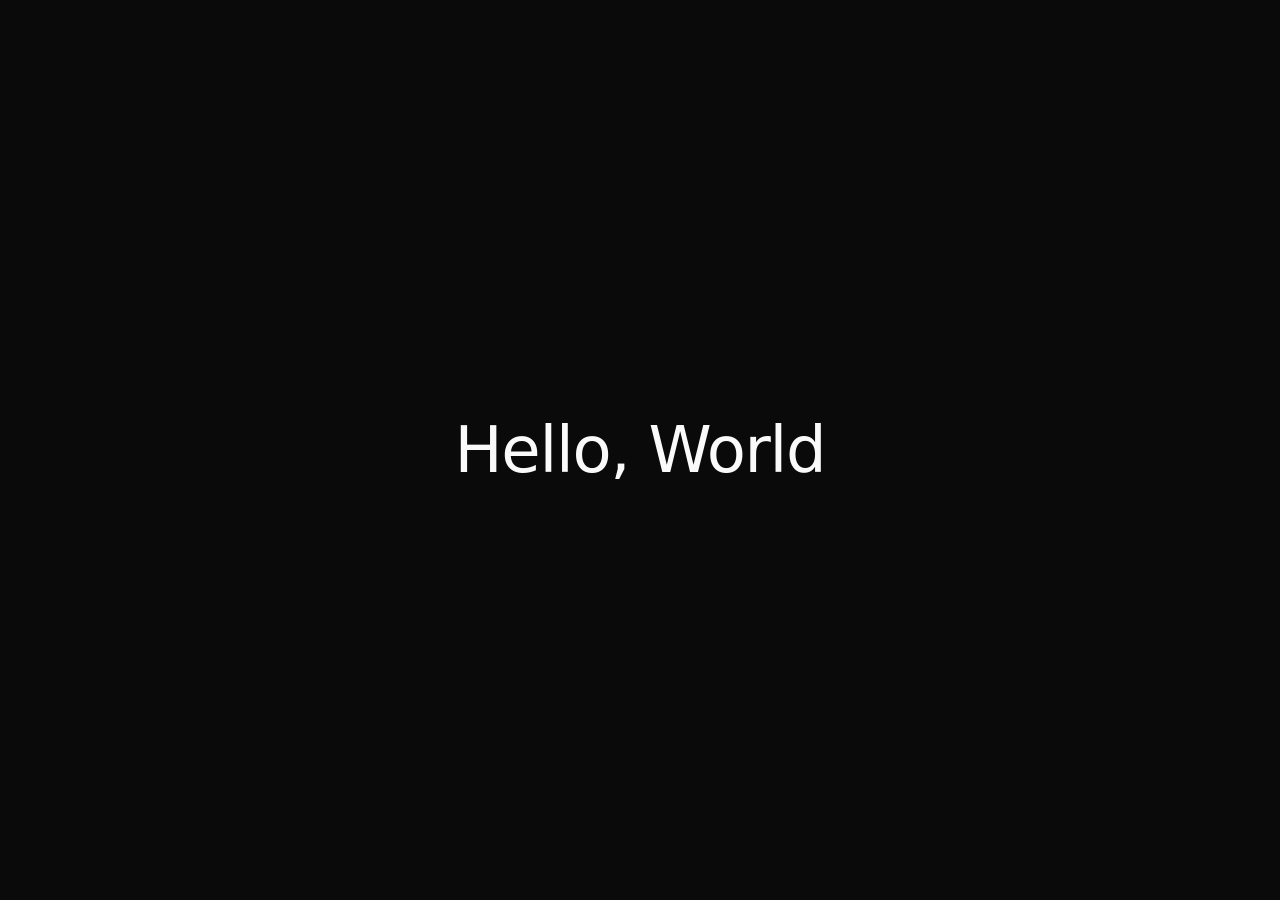
<file: pages/hello-world.html>
<!DOCTYPE html>
<html lang="en">
<head>
  <meta charset="UTF-8">
  <meta name="viewport" content="width=device-width, initial-scale=1.0">
  <title>Hello World</title>
  <style>
    * { margin: 0; padding: 0; box-sizing: border-box; }
    body {
      font-family: 'Inter', system-ui, -apple-system, sans-serif;
      min-height: 100vh;
      display: flex;
      align-items: center;
      justify-content: center;
      background: #0a0a0a;
      color: #fafafa;
    }
    h1 {
      font-size: 4rem;
      font-weight: 300;
      letter-spacing: -0.02em;
    }
  </style>
</head>
<body>
  <h1>Hello, World</h1>
</body>
</html>
</file>
<file: style.css>
* { margin: 0; padding: 0; box-sizing: border-box; }

body {
  font-family: -apple-system, BlinkMacSystemFont, 'Segoe UI', sans-serif;
  background: #fafafa;
  color: #1a1a1a;
  padding: 3rem 1.5rem;
}

.container {
  max-width: 640px;
  margin: 0 auto;
}

h1 {
  font-size: 1.5rem;
  font-weight: 600;
  margin-bottom: 0.25rem;
}

.subtitle {
  color: #888;
  font-size: 0.875rem;
  margin-bottom: 2rem;
}

ul { list-style: none; }

li {
  display: flex;
  justify-content: space-between;
  align-items: baseline;
  padding: 0.625rem 0;
  border-bottom: 1px solid #eee;
}

a {
  color: #1a1a1a;
  text-decoration: none;
  font-weight: 500;
}

a:hover { color: #2563eb; }

.date {
  color: #999;
  font-size: 0.8rem;
  white-space: nowrap;
  margin-left: 1rem;
}
</file>
